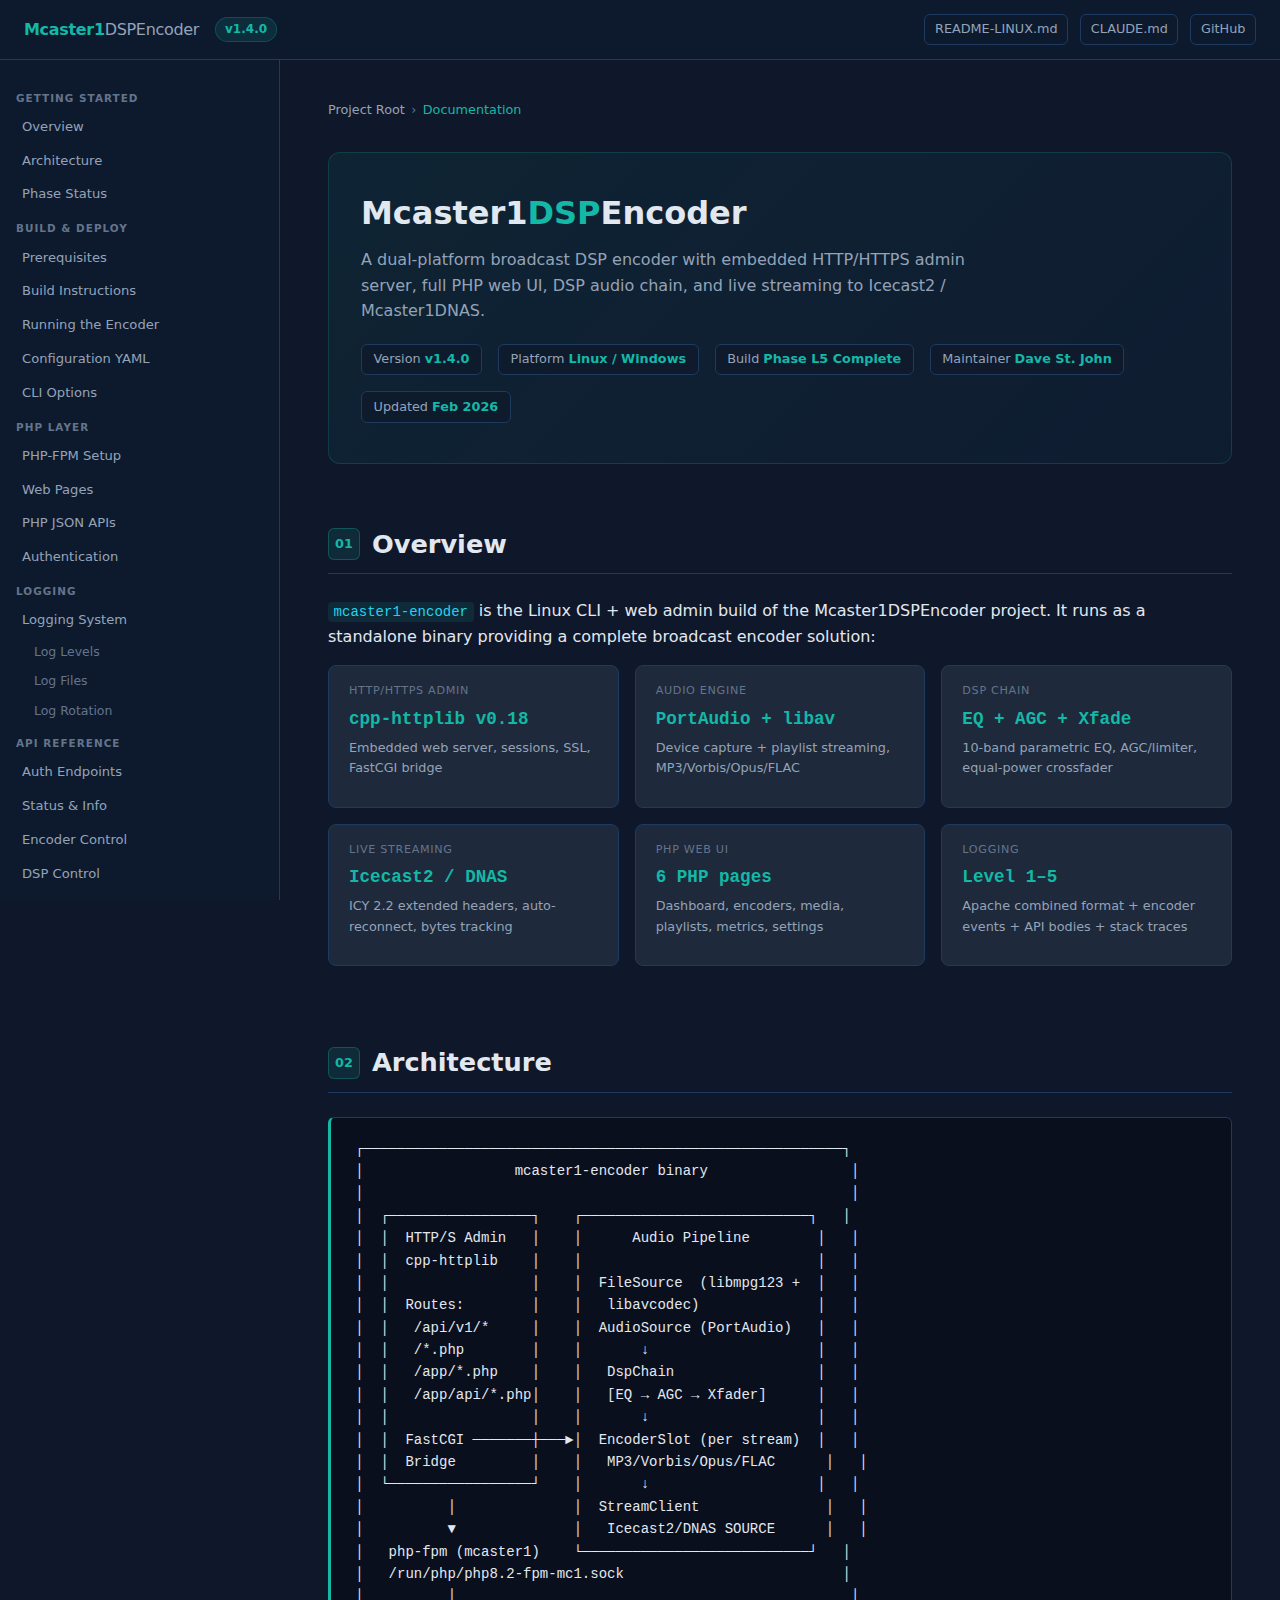
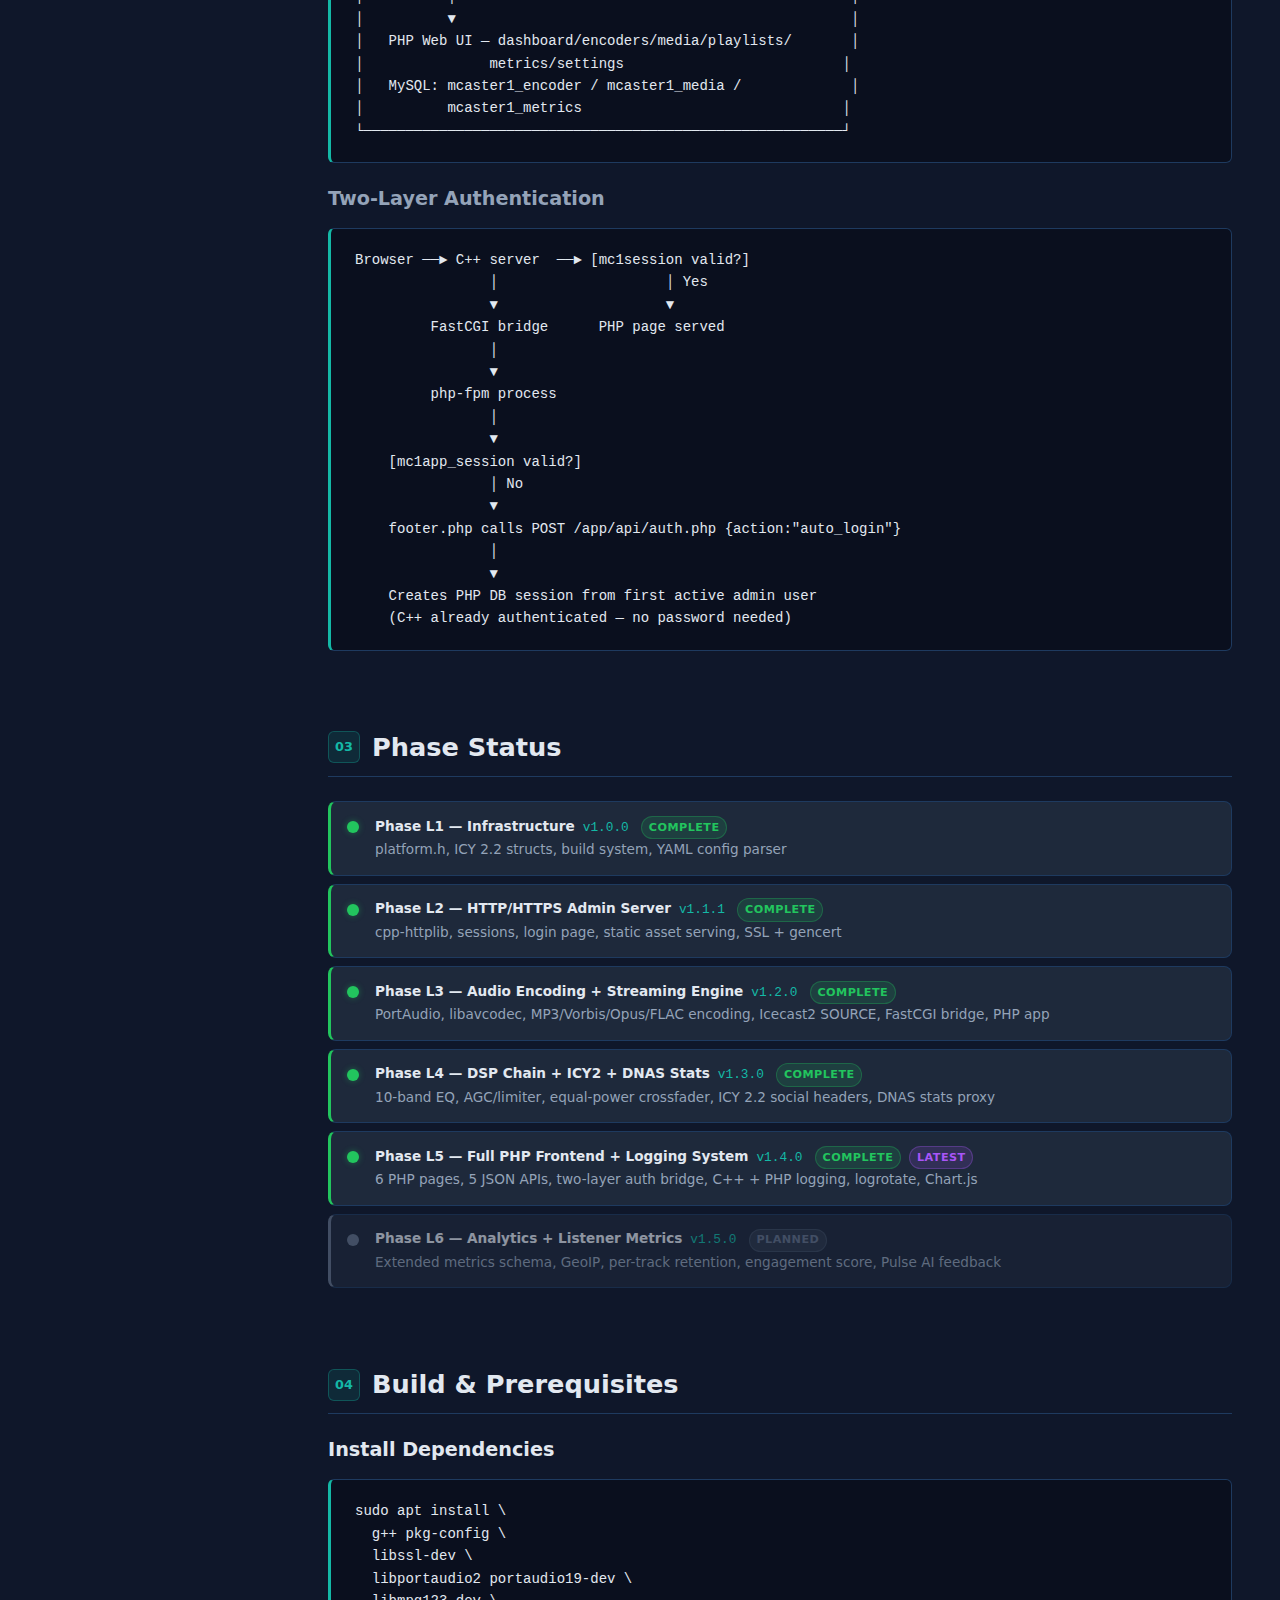
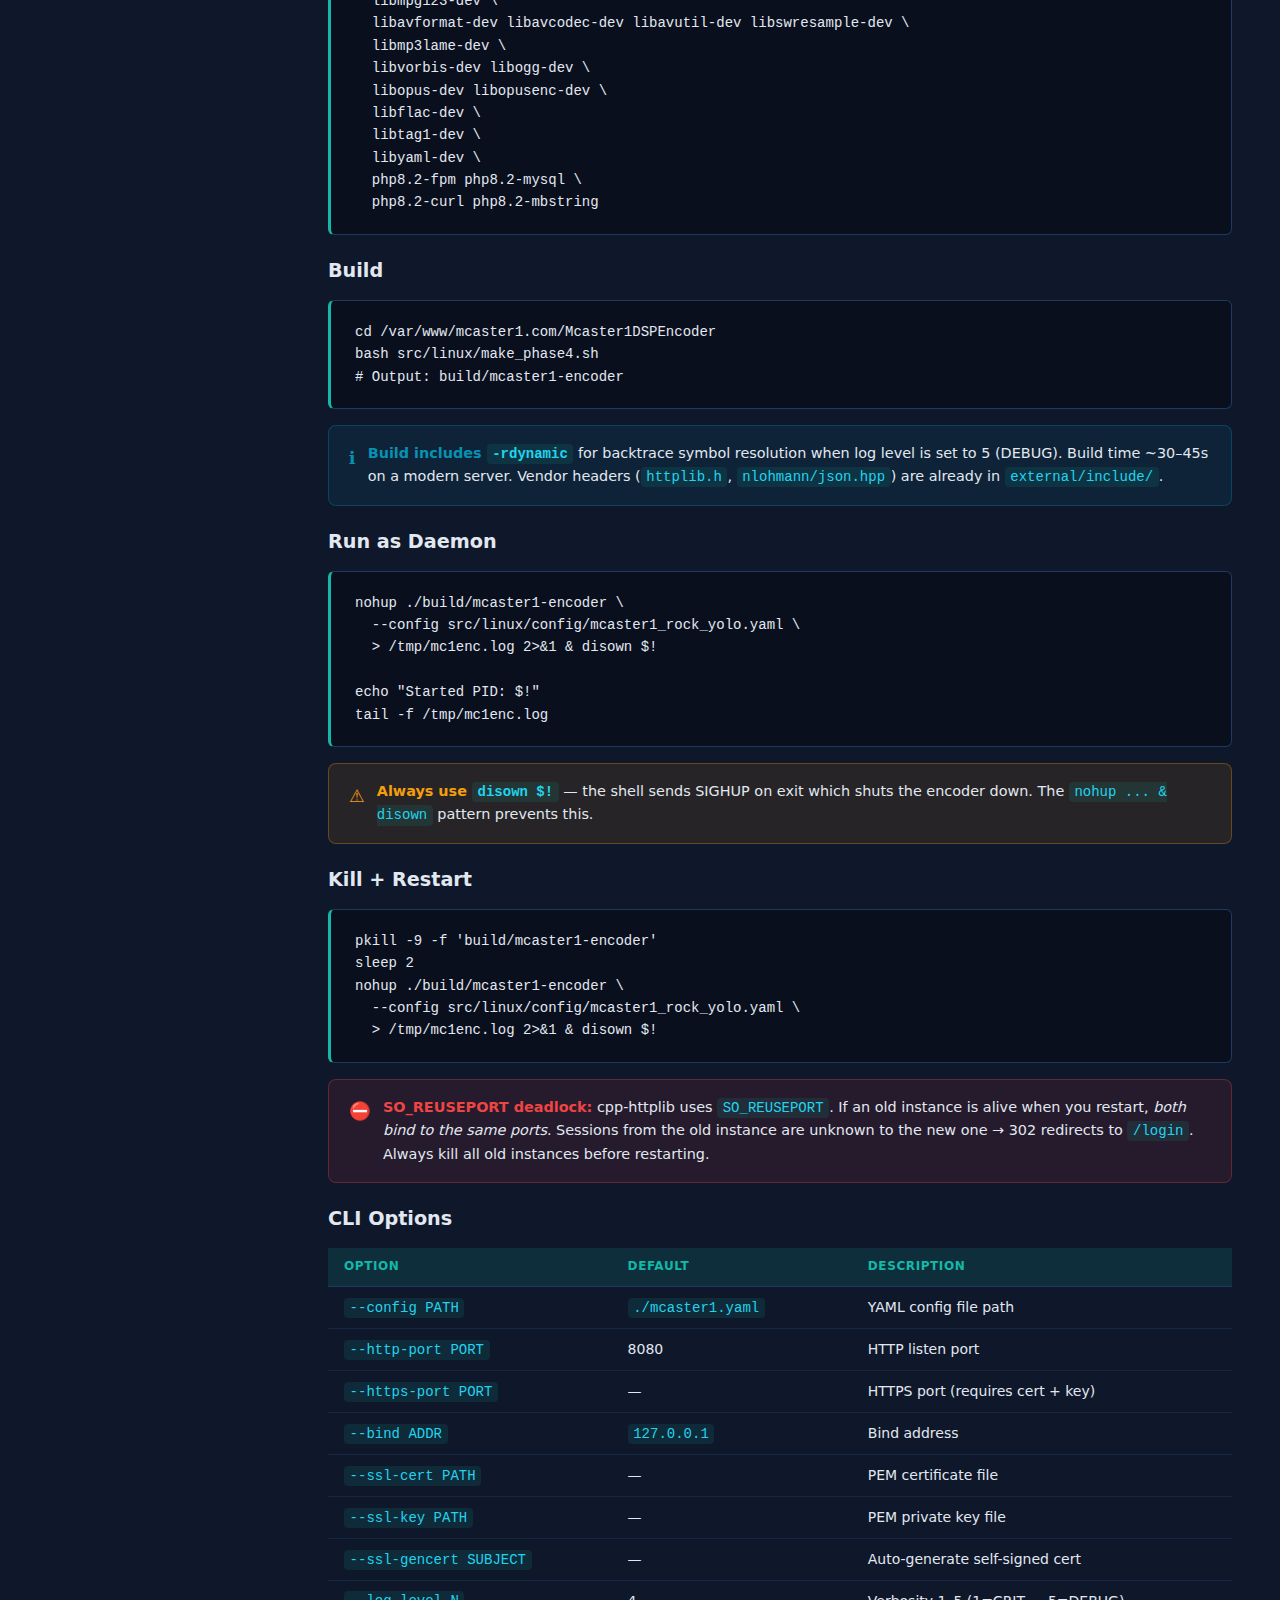
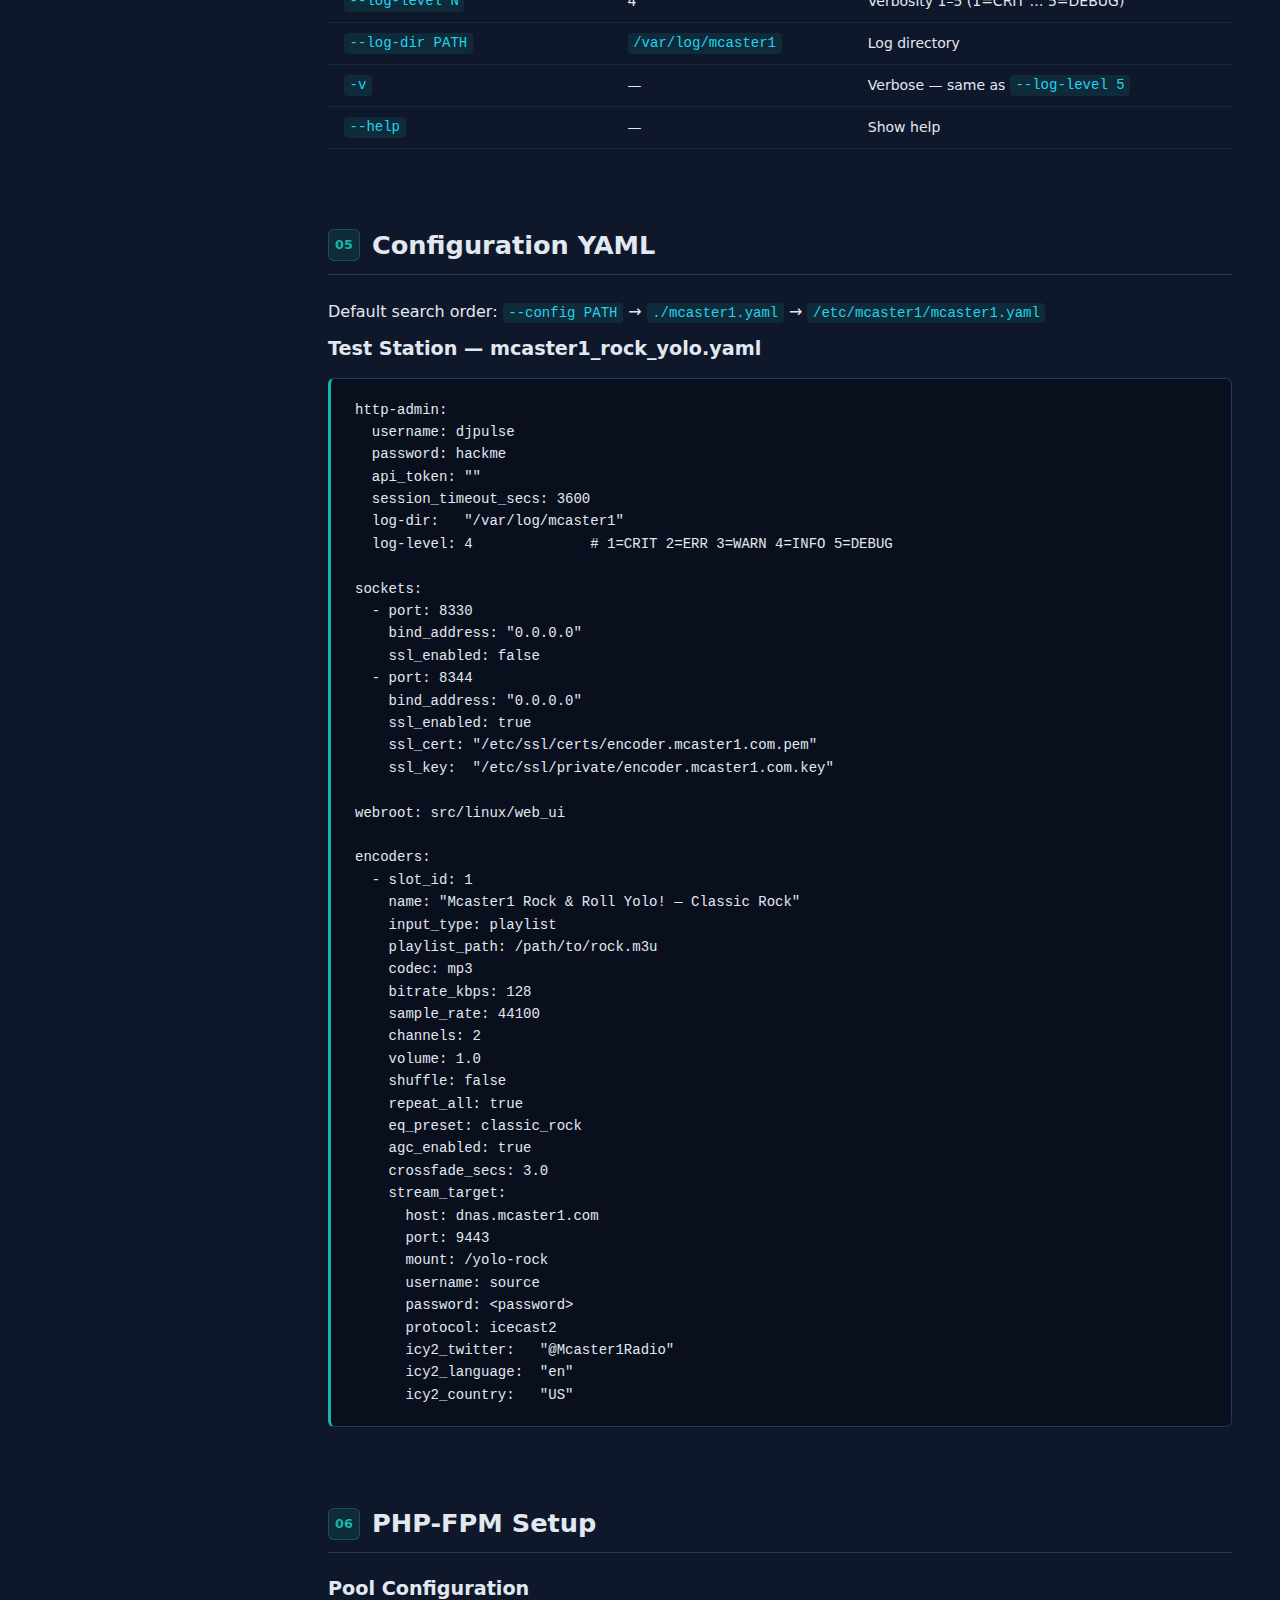
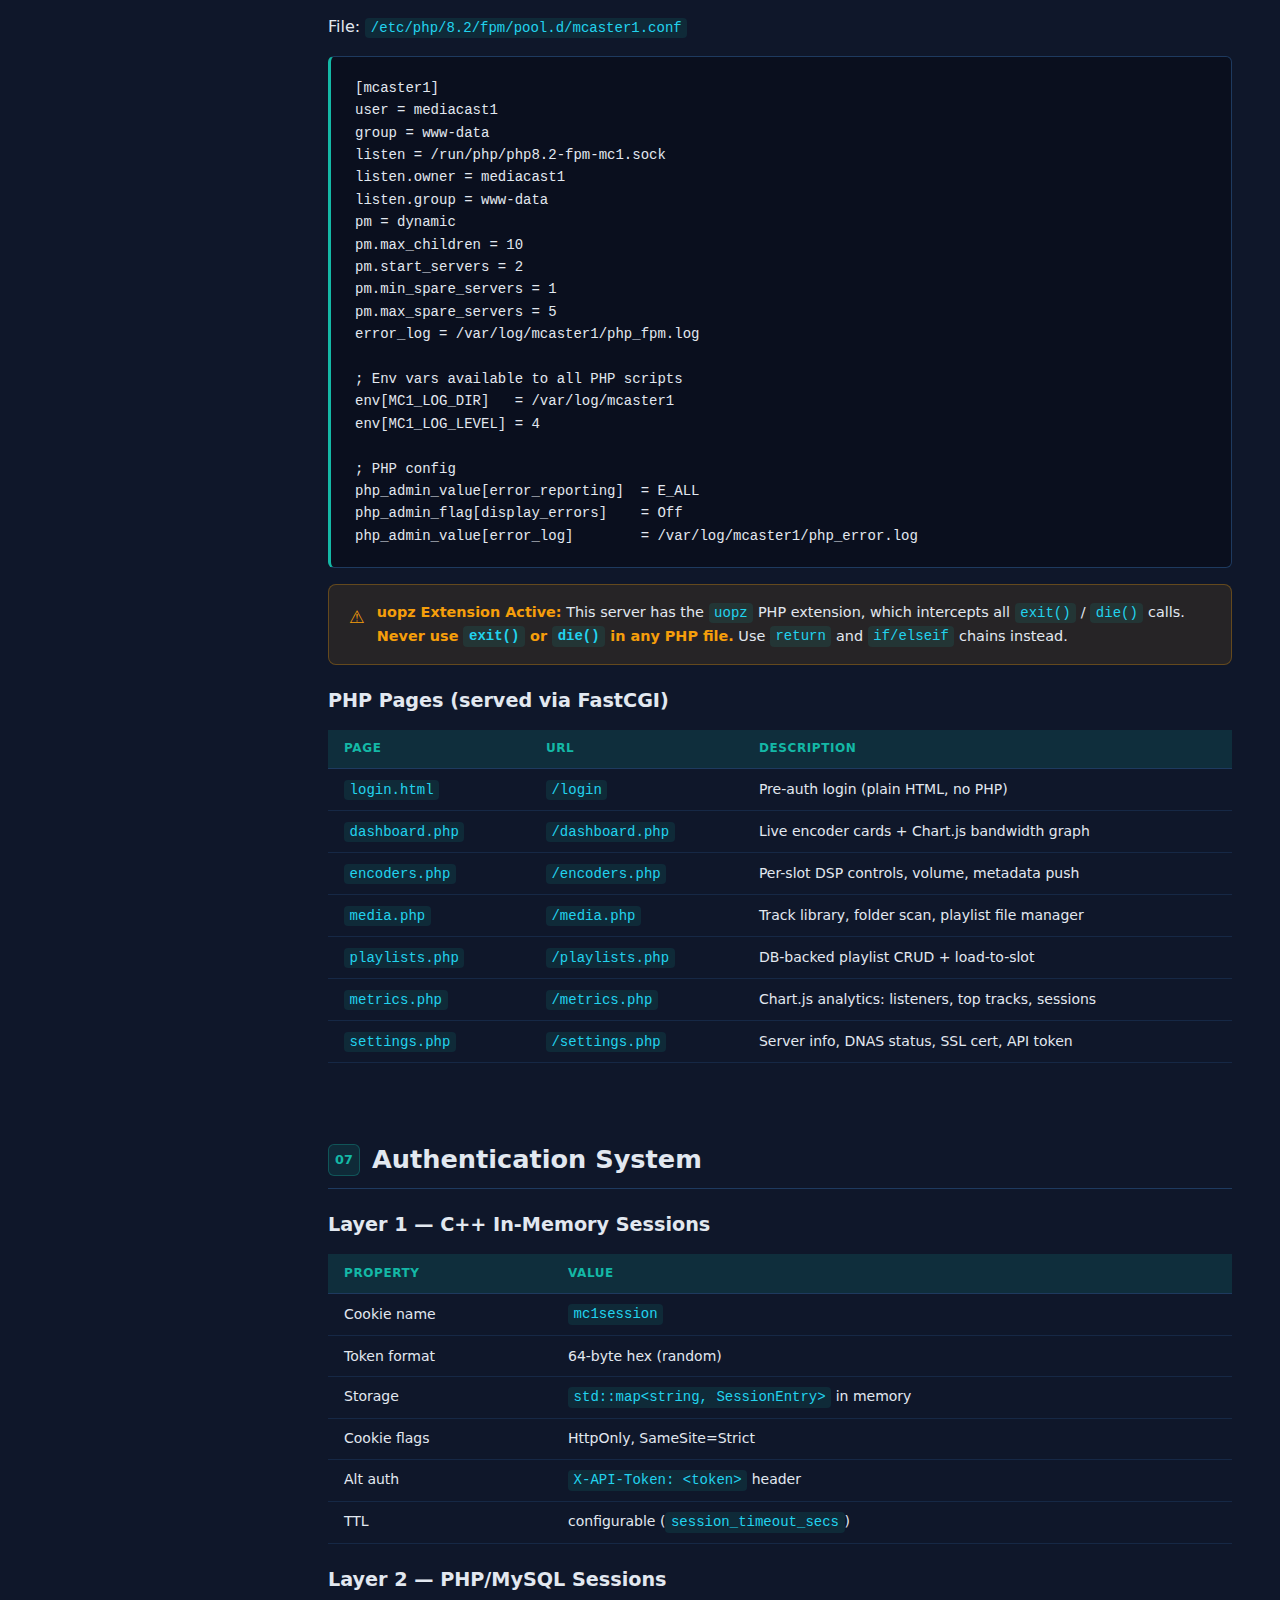
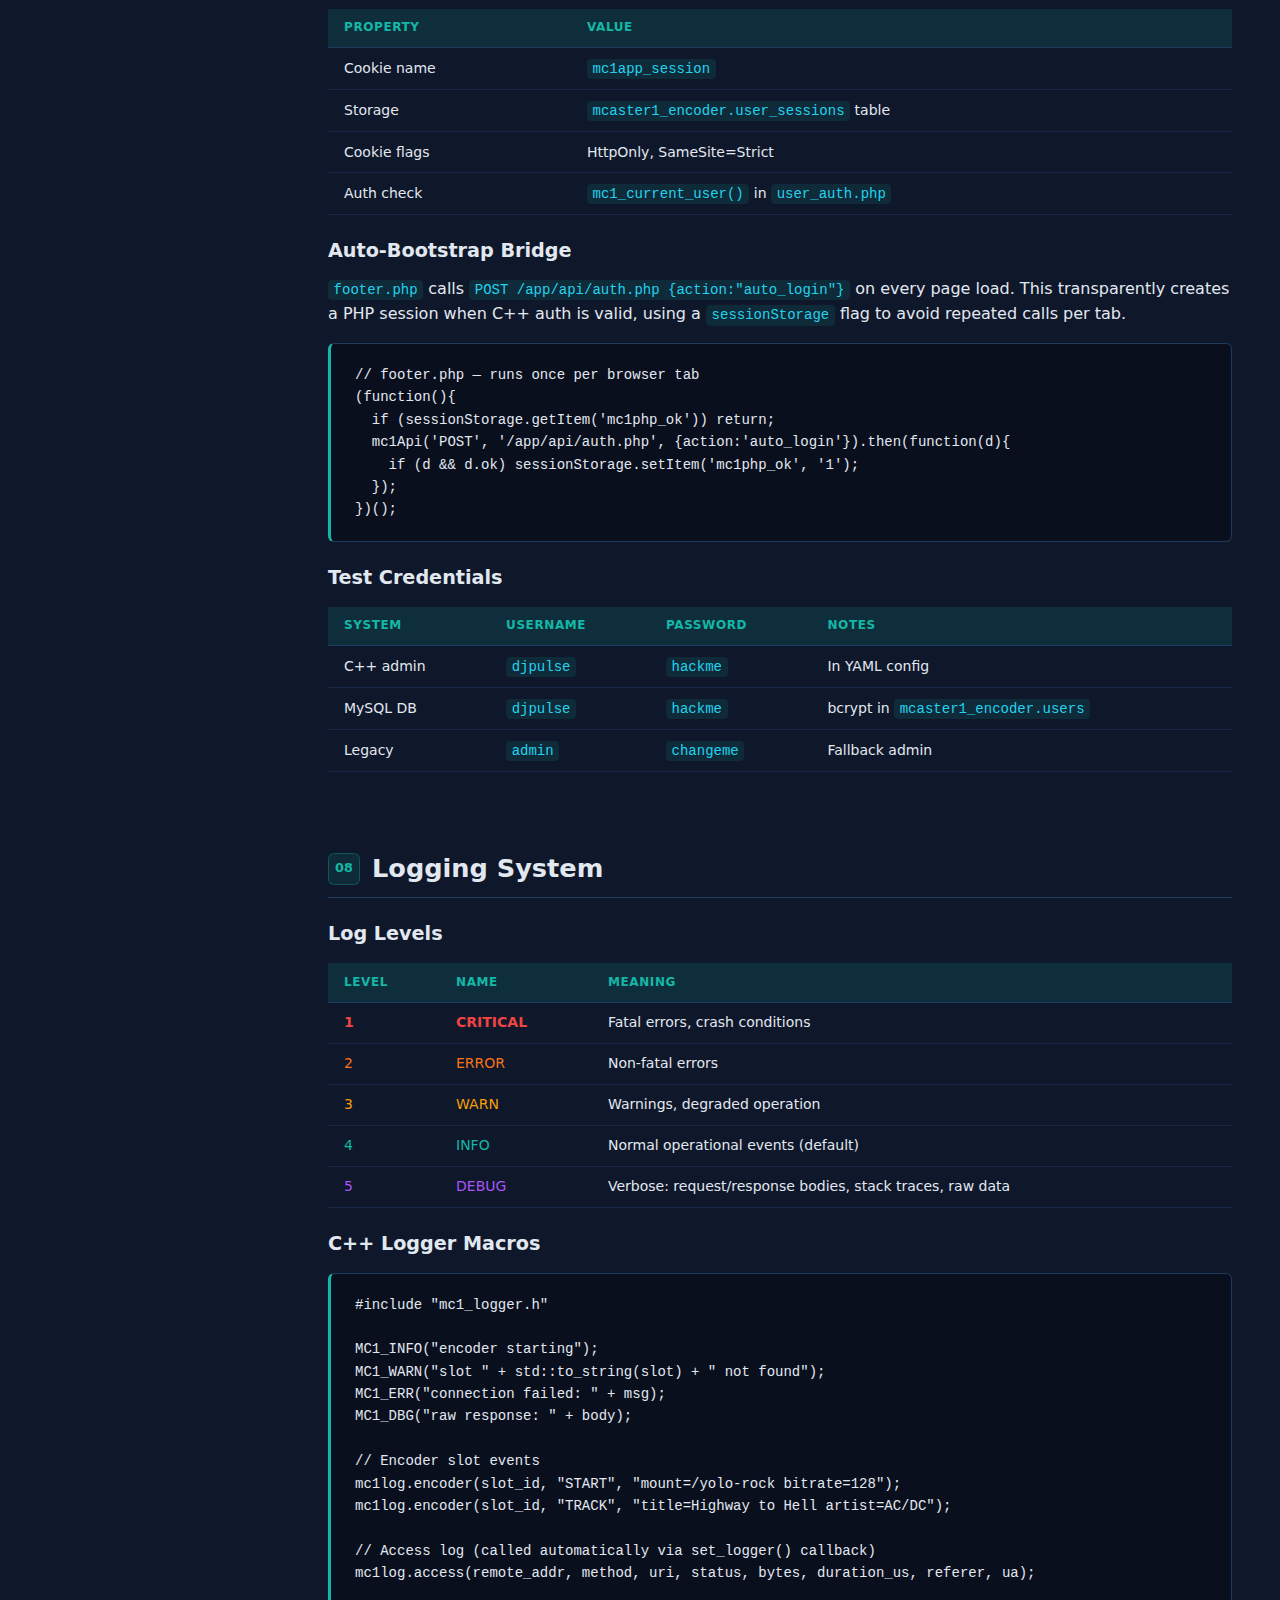
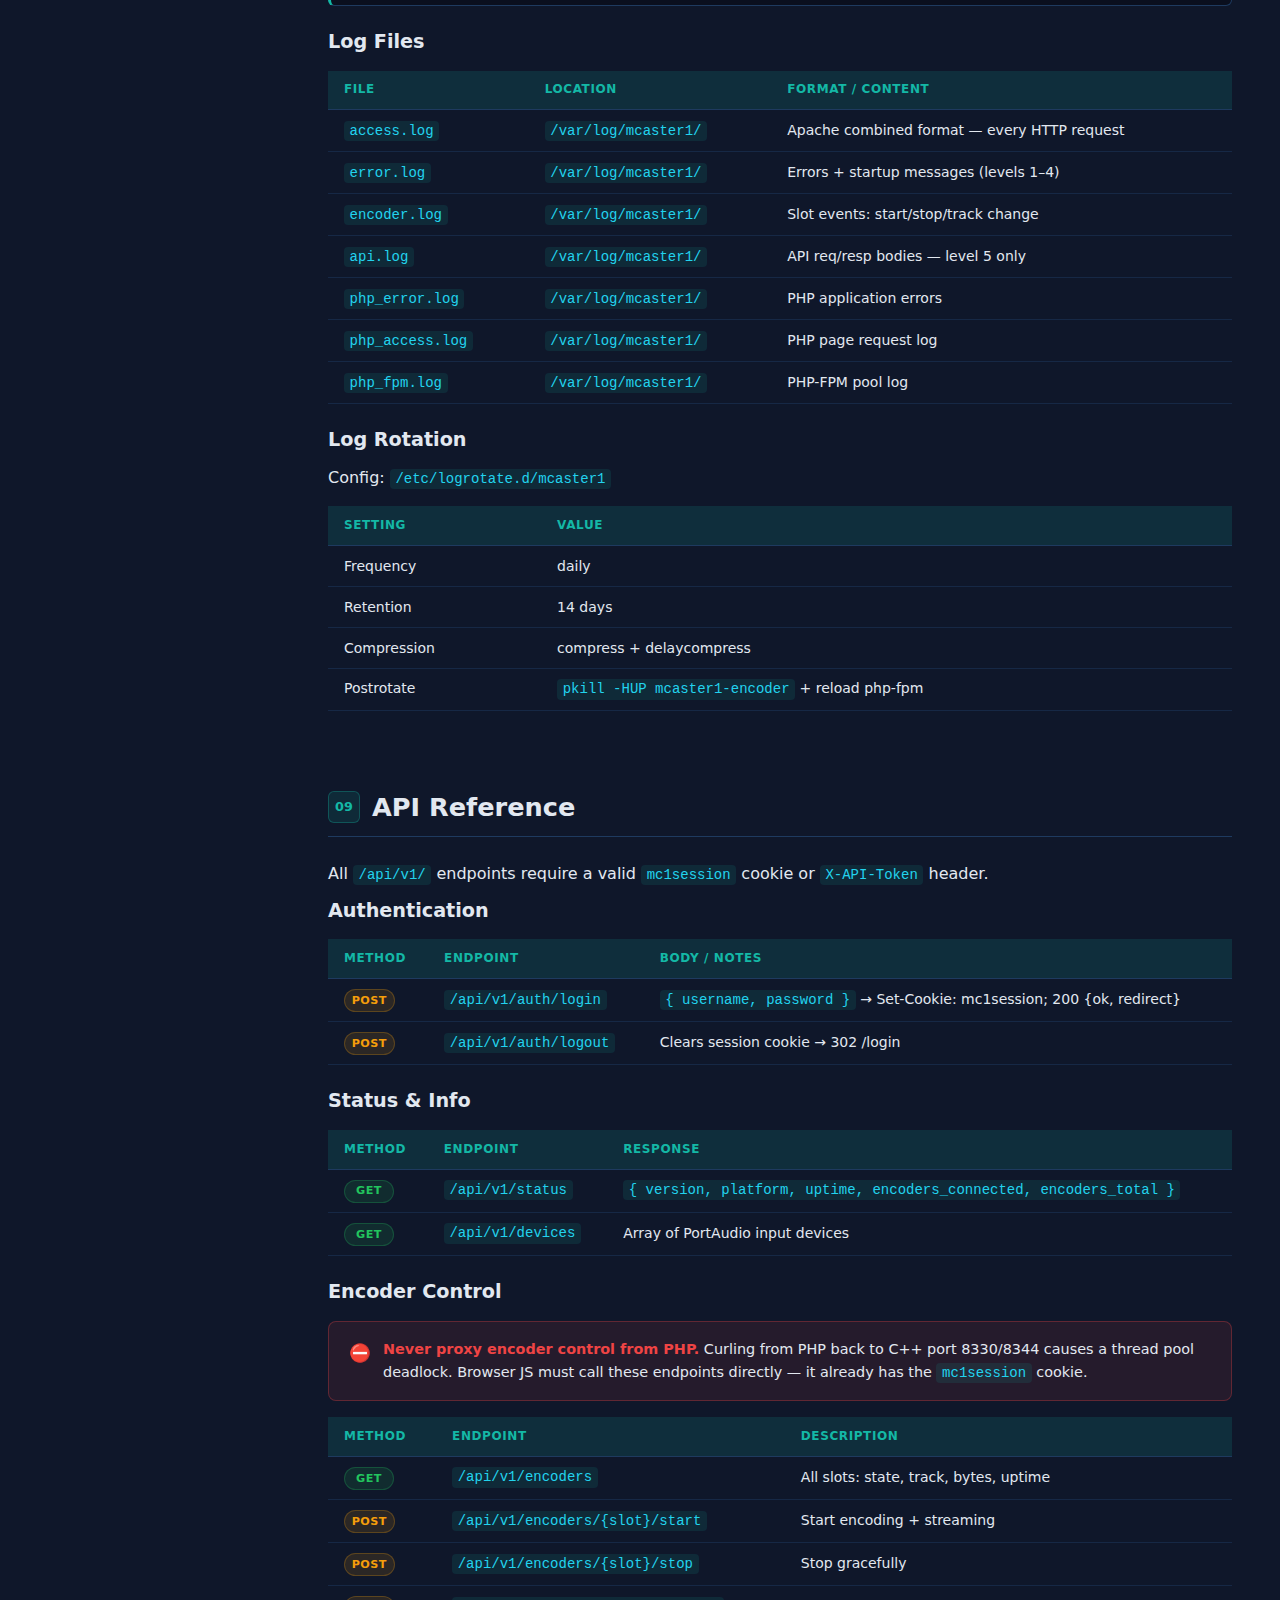
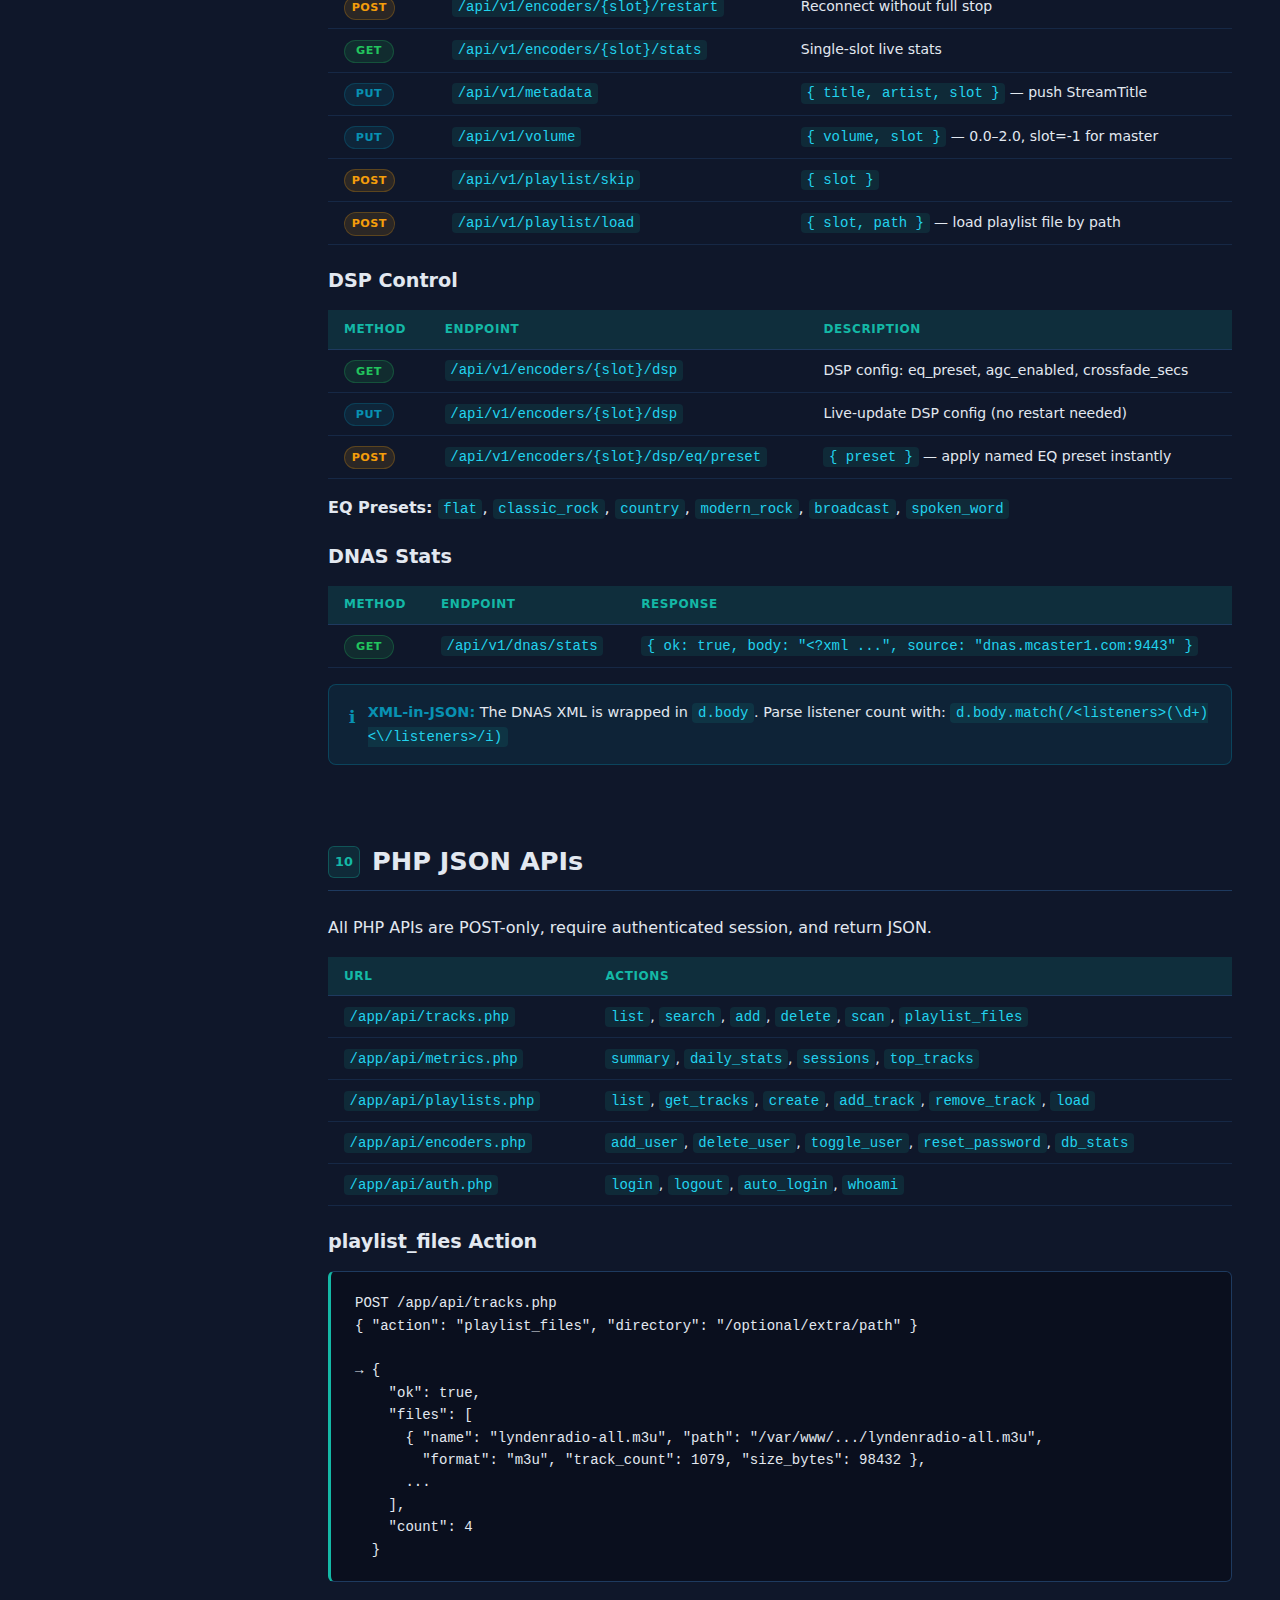
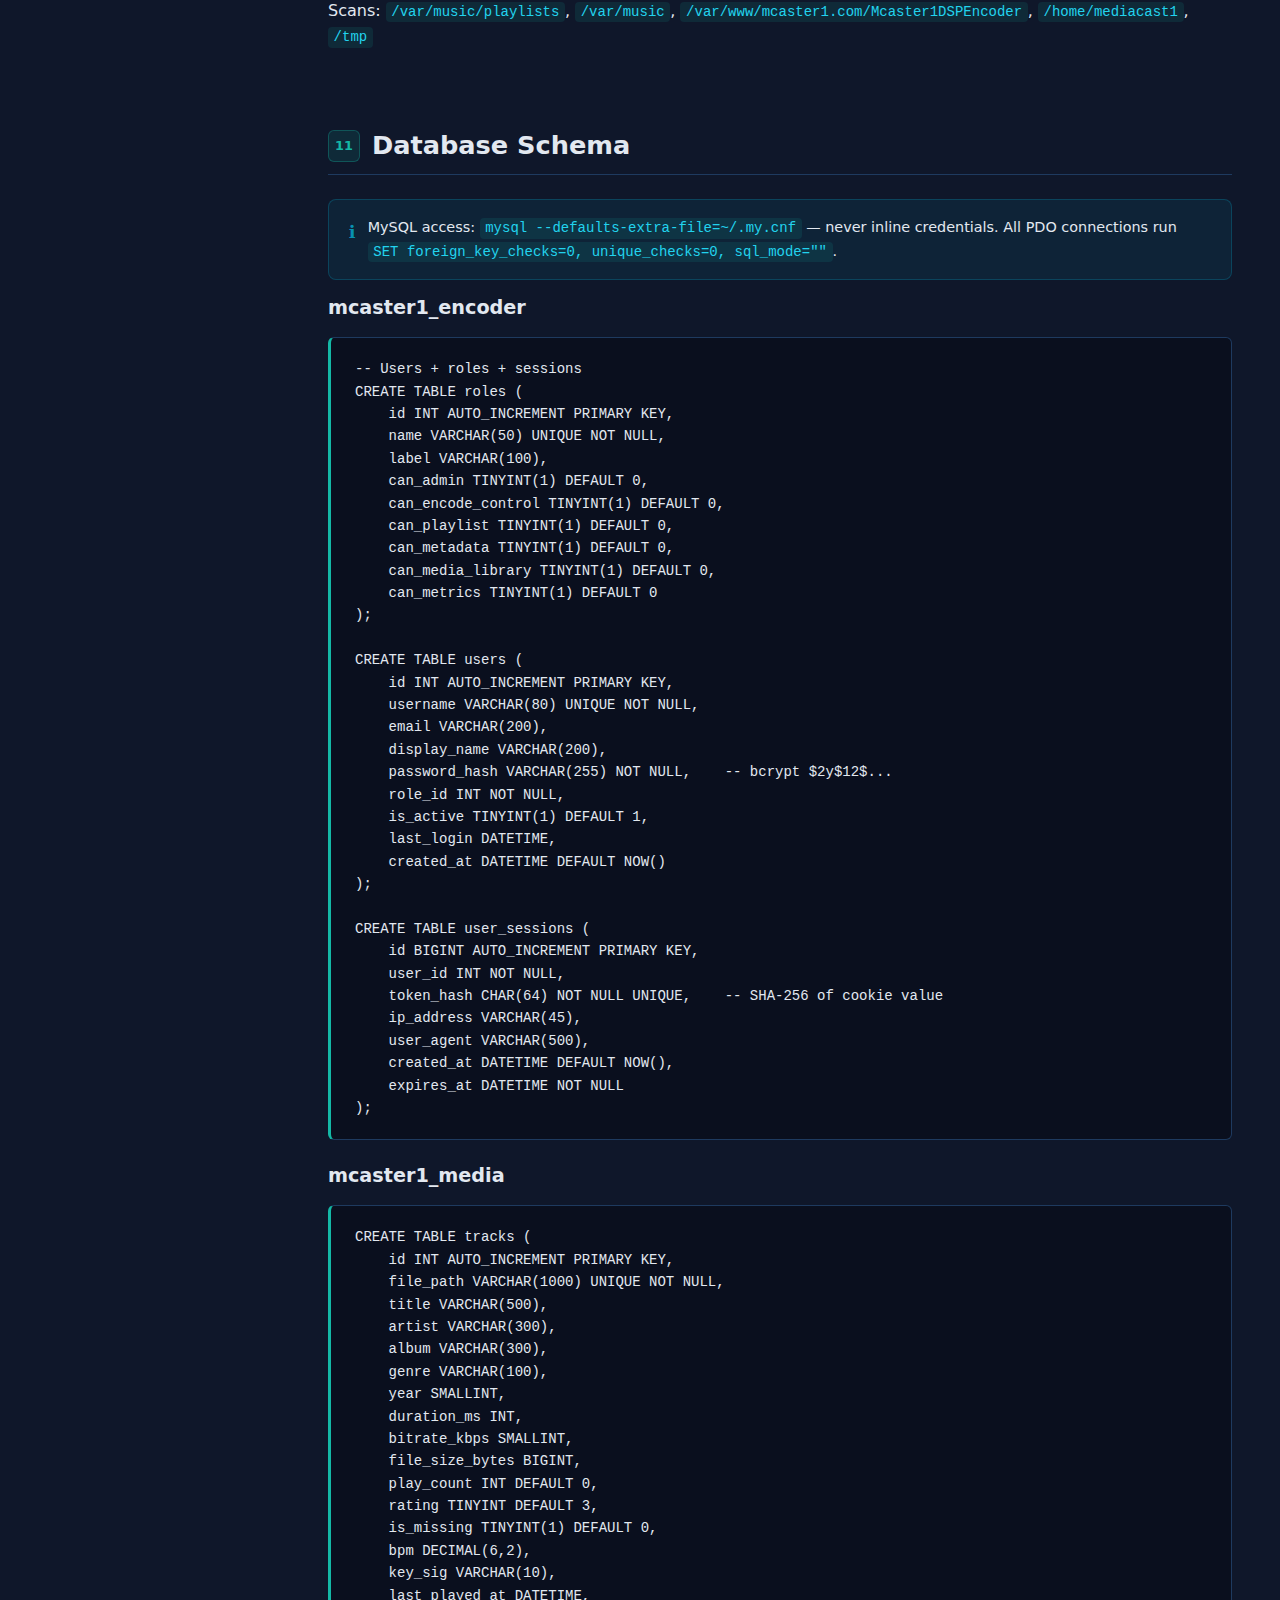
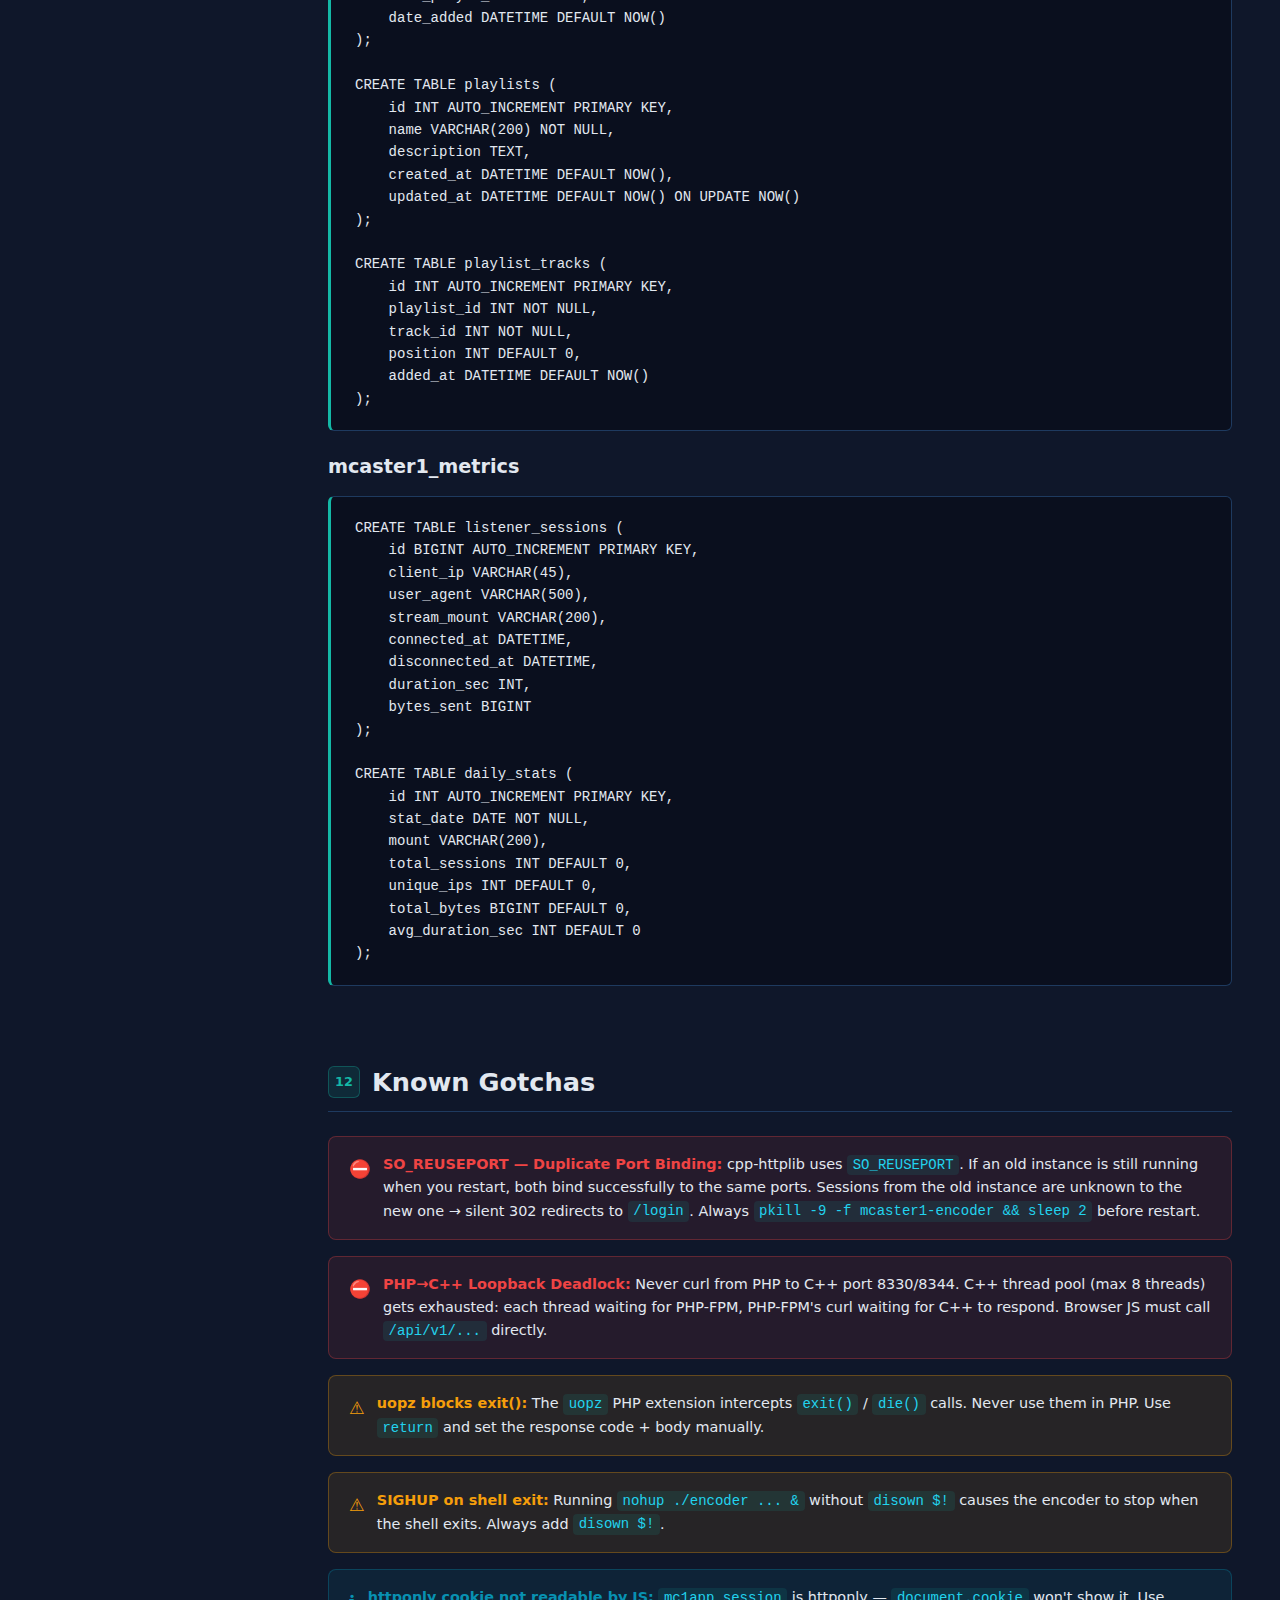
<file: docs/index.html>
<!DOCTYPE html>
<html lang="en">
<head>
  <meta charset="UTF-8">
  <meta name="viewport" content="width=device-width, initial-scale=1.0">
  <title>Mcaster1DSPEncoder — Technical Documentation</title>
  <style>
    /* ── CSS Variables ── */
    :root {
      --bg:          #0f172a;
      --bg-card:     #1e293b;
      --bg-sidebar:  #0d1a2e;
      --border:      #1e3a5f;
      --teal:        #14b8a6;
      --teal-dark:   #0d9488;
      --cyan:        #0891b2;
      --cyan-light:  #22d3ee;
      --text:        #e2e8f0;
      --text-muted:  #94a3b8;
      --text-dim:    #64748b;
      --green:       #22c55e;
      --yellow:      #f59e0b;
      --red:         #ef4444;
      --purple:      #a855f7;
      --sidebar-w:   280px;
      --header-h:    60px;
    }

    /* ── Reset + Base ── */
    *, *::before, *::after { box-sizing: border-box; margin: 0; padding: 0; }
    html { scroll-behavior: smooth; font-size: 16px; }
    body {
      font-family: 'Segoe UI', system-ui, -apple-system, sans-serif;
      background: var(--bg);
      color: var(--text);
      line-height: 1.6;
    }
    a { color: var(--teal); text-decoration: none; }
    a:hover { color: var(--cyan-light); text-decoration: underline; }
    code, pre {
      font-family: 'Fira Code', 'Cascadia Code', 'Consolas', monospace;
      font-size: 0.875rem;
    }
    pre {
      background: #0a0f1e;
      border: 1px solid var(--border);
      border-left: 3px solid var(--teal);
      border-radius: 6px;
      padding: 1.25rem 1.5rem;
      overflow-x: auto;
      margin: 1rem 0;
    }
    code {
      background: rgba(20,184,166,0.12);
      color: var(--cyan-light);
      padding: 0.15em 0.4em;
      border-radius: 4px;
    }
    pre code {
      background: none;
      color: #c9d1d9;
      padding: 0;
      border-radius: 0;
    }
    h1, h2, h3, h4 {
      line-height: 1.3;
      font-weight: 600;
    }
    h2 { font-size: 1.6rem; }
    h3 { font-size: 1.2rem; }
    h4 { font-size: 1rem; }
    p { margin: 0.75rem 0; }
    ul, ol { padding-left: 1.5rem; margin: 0.5rem 0; }
    li { margin: 0.3rem 0; }

    /* ── Tables ── */
    .table-wrap { overflow-x: auto; margin: 1rem 0; }
    table {
      width: 100%;
      border-collapse: collapse;
      font-size: 0.875rem;
    }
    th {
      background: rgba(20,184,166,0.15);
      color: var(--teal);
      font-weight: 600;
      text-transform: uppercase;
      font-size: 0.75rem;
      letter-spacing: 0.05em;
      padding: 0.6rem 1rem;
      text-align: left;
      border-bottom: 1px solid var(--border);
    }
    td {
      padding: 0.55rem 1rem;
      border-bottom: 1px solid rgba(30,58,95,0.5);
      vertical-align: top;
    }
    tr:hover td { background: rgba(20,184,166,0.04); }

    /* ── Status badges ── */
    .badge {
      display: inline-block;
      padding: 0.15em 0.6em;
      border-radius: 9999px;
      font-size: 0.7rem;
      font-weight: 700;
      letter-spacing: 0.04em;
      text-transform: uppercase;
    }
    .badge-complete  { background: rgba(34,197,94,0.15);  color: var(--green);  border: 1px solid rgba(34,197,94,0.3);  }
    .badge-planned   { background: rgba(100,116,139,0.2); color: var(--text-dim); border: 1px solid rgba(100,116,139,0.3); }
    .badge-new       { background: rgba(168,85,247,0.15); color: var(--purple);  border: 1px solid rgba(168,85,247,0.3); }
    .badge-critical  { background: rgba(239,68,68,0.15);  color: var(--red);    border: 1px solid rgba(239,68,68,0.3);  }
    .badge-warn      { background: rgba(245,158,11,0.15); color: var(--yellow); border: 1px solid rgba(245,158,11,0.3); }
    .badge-get       { background: rgba(34,197,94,0.12);  color: var(--green);  border: 1px solid rgba(34,197,94,0.25); min-width: 50px; text-align: center; }
    .badge-post      { background: rgba(245,158,11,0.12); color: var(--yellow); border: 1px solid rgba(245,158,11,0.25); min-width: 50px; text-align: center; }
    .badge-put       { background: rgba(8,145,178,0.12);  color: var(--cyan);   border: 1px solid rgba(8,145,178,0.25); min-width: 50px; text-align: center; }
    .badge-delete    { background: rgba(239,68,68,0.12);  color: var(--red);    border: 1px solid rgba(239,68,68,0.25); min-width: 50px; text-align: center; }

    /* ── Top header bar ── */
    .top-bar {
      position: fixed;
      top: 0; left: 0; right: 0;
      height: var(--header-h);
      background: var(--bg-sidebar);
      border-bottom: 1px solid var(--border);
      display: flex;
      align-items: center;
      padding: 0 1.5rem;
      z-index: 100;
      gap: 1rem;
    }
    .top-bar .logo {
      font-size: 1rem;
      font-weight: 700;
      color: var(--teal);
      letter-spacing: -0.02em;
    }
    .top-bar .logo span { color: var(--text-muted); font-weight: 400; }
    .top-bar .version-pill {
      background: rgba(20,184,166,0.12);
      color: var(--teal);
      border: 1px solid rgba(20,184,166,0.25);
      border-radius: 9999px;
      padding: 0.15em 0.75em;
      font-size: 0.75rem;
      font-weight: 600;
    }
    .top-bar-right {
      margin-left: auto;
      display: flex;
      align-items: center;
      gap: 0.75rem;
    }
    .top-bar-right a {
      color: var(--text-muted);
      font-size: 0.8rem;
      padding: 0.3em 0.75em;
      border: 1px solid var(--border);
      border-radius: 6px;
      transition: color 0.15s, border-color 0.15s;
    }
    .top-bar-right a:hover { color: var(--teal); border-color: var(--teal); text-decoration: none; }

    /* ── Sidebar ── */
    .sidebar {
      position: fixed;
      top: var(--header-h);
      left: 0;
      width: var(--sidebar-w);
      bottom: 0;
      background: var(--bg-sidebar);
      border-right: 1px solid var(--border);
      overflow-y: auto;
      padding: 1.25rem 0 2rem;
    }
    .sidebar::-webkit-scrollbar { width: 4px; }
    .sidebar::-webkit-scrollbar-track { background: transparent; }
    .sidebar::-webkit-scrollbar-thumb { background: var(--border); border-radius: 2px; }

    .nav-section {
      padding: 0.6rem 1rem 0.2rem;
      font-size: 0.65rem;
      font-weight: 700;
      letter-spacing: 0.1em;
      text-transform: uppercase;
      color: var(--text-dim);
    }
    .nav-item {
      display: block;
      padding: 0.4rem 1.25rem;
      font-size: 0.82rem;
      color: var(--text-muted);
      border-left: 2px solid transparent;
      transition: all 0.12s;
      white-space: nowrap;
      overflow: hidden;
      text-overflow: ellipsis;
    }
    .nav-item:hover, .nav-item.active {
      color: var(--teal);
      border-left-color: var(--teal);
      background: rgba(20,184,166,0.06);
      text-decoration: none;
    }
    .nav-sub {
      padding: 0.3rem 1.25rem 0.3rem 2rem;
      font-size: 0.78rem;
      color: var(--text-dim);
      display: block;
      border-left: 2px solid transparent;
      transition: all 0.12s;
    }
    .nav-sub:hover {
      color: var(--cyan-light);
      border-left-color: var(--cyan);
      background: rgba(8,145,178,0.05);
      text-decoration: none;
    }

    /* ── Main content ── */
    .main {
      margin-left: var(--sidebar-w);
      margin-top: var(--header-h);
      padding: 2.5rem 3rem 4rem;
      max-width: 1100px;
    }

    /* ── Sections ── */
    .doc-section {
      margin-bottom: 4rem;
      padding-top: 1rem;
    }
    .section-header {
      display: flex;
      align-items: center;
      gap: 0.75rem;
      margin-bottom: 1.5rem;
      padding-bottom: 0.75rem;
      border-bottom: 1px solid var(--border);
    }
    .section-header h2 {
      color: var(--text);
    }
    .section-number {
      display: flex;
      align-items: center;
      justify-content: center;
      width: 2rem;
      height: 2rem;
      background: rgba(20,184,166,0.12);
      border: 1px solid rgba(20,184,166,0.3);
      border-radius: 6px;
      color: var(--teal);
      font-size: 0.8rem;
      font-weight: 700;
      flex-shrink: 0;
    }

    /* ── Cards ── */
    .card {
      background: var(--bg-card);
      border: 1px solid var(--border);
      border-radius: 8px;
      padding: 1.25rem 1.5rem;
      margin: 1rem 0;
    }
    .card h4 {
      color: var(--teal);
      margin-bottom: 0.5rem;
    }
    .card-grid {
      display: grid;
      grid-template-columns: repeat(auto-fit, minmax(280px, 1fr));
      gap: 1rem;
      margin: 1rem 0;
    }
    .card-small {
      background: var(--bg-card);
      border: 1px solid var(--border);
      border-radius: 8px;
      padding: 1rem 1.25rem;
    }
    .card-small .label {
      font-size: 0.7rem;
      text-transform: uppercase;
      letter-spacing: 0.06em;
      color: var(--text-dim);
      margin-bottom: 0.3rem;
    }
    .card-small .value {
      font-size: 1.1rem;
      font-weight: 600;
      color: var(--teal);
      font-family: monospace;
    }

    /* ── Callouts ── */
    .callout {
      display: flex;
      gap: 0.75rem;
      padding: 1rem 1.25rem;
      border-radius: 8px;
      margin: 1rem 0;
      font-size: 0.9rem;
      align-items: flex-start;
    }
    .callout-icon { font-size: 1.1rem; flex-shrink: 0; margin-top: 0.1rem; }
    .callout-warn  { background: rgba(245,158,11,0.1);  border: 1px solid rgba(245,158,11,0.3); }
    .callout-warn  .callout-icon, .callout-warn  strong { color: var(--yellow); }
    .callout-danger { background: rgba(239,68,68,0.1);  border: 1px solid rgba(239,68,68,0.3); }
    .callout-danger .callout-icon, .callout-danger strong { color: var(--red); }
    .callout-info  { background: rgba(8,145,178,0.1);   border: 1px solid rgba(8,145,178,0.3); }
    .callout-info  .callout-icon, .callout-info  strong { color: var(--cyan); }
    .callout-success { background: rgba(34,197,94,0.1); border: 1px solid rgba(34,197,94,0.3); }
    .callout-success .callout-icon, .callout-success strong { color: var(--green); }

    /* ── Breadcrumb ── */
    .breadcrumb {
      font-size: 0.8rem;
      color: var(--text-dim);
      margin-bottom: 2rem;
      display: flex;
      align-items: center;
      gap: 0.4rem;
      flex-wrap: wrap;
    }
    .breadcrumb a { color: var(--text-muted); }
    .breadcrumb a:hover { color: var(--teal); text-decoration: none; }
    .breadcrumb .sep { color: var(--text-dim); }
    .breadcrumb .current { color: var(--teal); }

    /* ── Hero ── */
    .hero {
      background: linear-gradient(135deg, rgba(20,184,166,0.08) 0%, rgba(8,145,178,0.05) 100%);
      border: 1px solid rgba(20,184,166,0.2);
      border-radius: 12px;
      padding: 2.5rem 2rem;
      margin-bottom: 3rem;
    }
    .hero h1 {
      font-size: 2rem;
      color: var(--text);
      margin-bottom: 0.5rem;
    }
    .hero h1 span { color: var(--teal); }
    .hero p { color: var(--text-muted); font-size: 1rem; max-width: 640px; }
    .hero-meta {
      display: flex;
      gap: 1rem;
      margin-top: 1.25rem;
      flex-wrap: wrap;
    }
    .hero-meta-item {
      background: rgba(15,23,42,0.6);
      border: 1px solid var(--border);
      border-radius: 6px;
      padding: 0.35em 0.9em;
      font-size: 0.8rem;
      color: var(--text-muted);
    }
    .hero-meta-item span { color: var(--teal); font-weight: 600; }

    /* ── Phase timeline ── */
    .phase-list { list-style: none; padding: 0; margin: 1.5rem 0; }
    .phase-item {
      display: flex;
      gap: 1rem;
      align-items: flex-start;
      padding: 0.85rem 1rem;
      border-radius: 8px;
      margin-bottom: 0.5rem;
      background: var(--bg-card);
      border: 1px solid var(--border);
      border-left: 3px solid transparent;
    }
    .phase-item.done  { border-left-color: var(--green); }
    .phase-item.plan  { border-left-color: var(--text-dim); opacity: 0.6; }
    .phase-dot {
      width: 0.75rem; height: 0.75rem;
      border-radius: 50%;
      margin-top: 0.35rem;
      flex-shrink: 0;
    }
    .phase-item.done .phase-dot  { background: var(--green); box-shadow: 0 0 6px rgba(34,197,94,0.4); }
    .phase-item.plan .phase-dot  { background: var(--text-dim); }
    .phase-meta { color: var(--text-muted); font-size: 0.85rem; }
    .phase-meta strong { color: var(--text); }
    .phase-meta .phase-version { color: var(--teal); font-family: monospace; font-size: 0.8rem; margin-left: 0.5rem; }

    /* ── Anchor offsets ── */
    .anchor { display: block; position: relative; top: -80px; visibility: hidden; }

    /* ── Divider ── */
    hr.section-div {
      border: none;
      border-top: 1px solid var(--border);
      margin: 2rem 0;
    }

    /* ── Log level table colors ── */
    .lv1 { color: #ef4444; font-weight: 700; }
    .lv2 { color: #f97316; }
    .lv3 { color: var(--yellow); }
    .lv4 { color: var(--teal); }
    .lv5 { color: var(--purple); }

    /* ── Responsive ── */
    @media (max-width: 900px) {
      .sidebar { display: none; }
      .main { margin-left: 0; padding: 1.5rem; }
      .card-grid { grid-template-columns: 1fr; }
    }
    @media (max-width: 600px) {
      .hero h1 { font-size: 1.5rem; }
      .main { padding: 1rem; }
      .top-bar .logo span { display: none; }
    }
  </style>
</head>
<body>

<!-- ── Top bar ── -->
<header class="top-bar">
  <div class="logo">Mcaster1<span>DSPEncoder</span></div>
  <div class="version-pill">v1.4.0</div>
  <nav class="top-bar-right">
    <a href="../README-LINUX.md" target="_blank">README-LINUX.md</a>
    <a href="../CLAUDE.md" target="_blank">CLAUDE.md</a>
    <a href="https://github.com/davestj/Mcaster1DSPEncoder" target="_blank" rel="noopener">GitHub</a>
  </nav>
</header>

<!-- ── Sidebar ── -->
<aside class="sidebar" role="navigation" aria-label="Documentation navigation">

  <div class="nav-section">Getting Started</div>
  <a class="nav-item" href="#overview">Overview</a>
  <a class="nav-item" href="#architecture">Architecture</a>
  <a class="nav-item" href="#phases">Phase Status</a>

  <div class="nav-section">Build &amp; Deploy</div>
  <a class="nav-item" href="#prerequisites">Prerequisites</a>
  <a class="nav-item" href="#build">Build Instructions</a>
  <a class="nav-item" href="#run">Running the Encoder</a>
  <a class="nav-item" href="#configuration">Configuration YAML</a>
  <a class="nav-item" href="#cli">CLI Options</a>

  <div class="nav-section">PHP Layer</div>
  <a class="nav-item" href="#php-fpm">PHP-FPM Setup</a>
  <a class="nav-item" href="#php-pages">Web Pages</a>
  <a class="nav-item" href="#php-apis">PHP JSON APIs</a>
  <a class="nav-item" href="#auth">Authentication</a>

  <div class="nav-section">Logging</div>
  <a class="nav-item" href="#logging">Logging System</a>
  <a class="nav-sub" href="#log-levels">Log Levels</a>
  <a class="nav-sub" href="#log-files">Log Files</a>
  <a class="nav-sub" href="#log-rotation">Log Rotation</a>

  <div class="nav-section">API Reference</div>
  <a class="nav-item" href="#api-auth">Auth Endpoints</a>
  <a class="nav-item" href="#api-status">Status &amp; Info</a>
  <a class="nav-item" href="#api-encoders">Encoder Control</a>
  <a class="nav-item" href="#api-dsp">DSP Control</a>
  <a class="nav-item" href="#api-dnas">DNAS Stats</a>

  <div class="nav-section">Database</div>
  <a class="nav-item" href="#database">Database Schema</a>
  <a class="nav-sub" href="#db-encoder">mcaster1_encoder</a>
  <a class="nav-sub" href="#db-media">mcaster1_media</a>
  <a class="nav-sub" href="#db-metrics">mcaster1_metrics</a>

  <div class="nav-section">Reference</div>
  <a class="nav-item" href="#gotchas">Known Gotchas</a>
  <a class="nav-item" href="#e2e">E2E Test Flow</a>
  <a class="nav-item" href="#windows">Windows Notes</a>

</aside>

<!-- ── Main content ── -->
<main class="main" role="main">

  <!-- Breadcrumb -->
  <nav class="breadcrumb" aria-label="Breadcrumb">
    <a href="../">Project Root</a>
    <span class="sep">›</span>
    <span class="current">Documentation</span>
  </nav>

  <!-- Hero -->
  <div class="hero">
    <h1>Mcaster1<span>DSP</span>Encoder</h1>
    <p>A dual-platform broadcast DSP encoder with embedded HTTP/HTTPS admin server,
       full PHP web UI, DSP audio chain, and live streaming to Icecast2 / Mcaster1DNAS.</p>
    <div class="hero-meta">
      <div class="hero-meta-item">Version <span>v1.4.0</span></div>
      <div class="hero-meta-item">Platform <span>Linux / Windows</span></div>
      <div class="hero-meta-item">Build <span>Phase L5 Complete</span></div>
      <div class="hero-meta-item">Maintainer <span>Dave St. John</span></div>
      <div class="hero-meta-item">Updated <span>Feb 2026</span></div>
    </div>
  </div>

  <!-- ─────────────────────── OVERVIEW ─────────────────────── -->
  <div class="doc-section" id="overview">
    <span class="anchor" id="overview-anchor"></span>
    <div class="section-header">
      <div class="section-number">01</div>
      <h2>Overview</h2>
    </div>

    <p>
      <code>mcaster1-encoder</code> is the Linux CLI + web admin build of the Mcaster1DSPEncoder project.
      It runs as a standalone binary providing a complete broadcast encoder solution:
    </p>

    <div class="card-grid">
      <div class="card-small">
        <div class="label">HTTP/HTTPS Admin</div>
        <div class="value">cpp-httplib v0.18</div>
        <p style="font-size:.8rem;color:var(--text-muted);margin-top:.3rem">Embedded web server, sessions, SSL, FastCGI bridge</p>
      </div>
      <div class="card-small">
        <div class="label">Audio Engine</div>
        <div class="value">PortAudio + libav</div>
        <p style="font-size:.8rem;color:var(--text-muted);margin-top:.3rem">Device capture + playlist streaming, MP3/Vorbis/Opus/FLAC</p>
      </div>
      <div class="card-small">
        <div class="label">DSP Chain</div>
        <div class="value">EQ + AGC + Xfade</div>
        <p style="font-size:.8rem;color:var(--text-muted);margin-top:.3rem">10-band parametric EQ, AGC/limiter, equal-power crossfader</p>
      </div>
      <div class="card-small">
        <div class="label">Live Streaming</div>
        <div class="value">Icecast2 / DNAS</div>
        <p style="font-size:.8rem;color:var(--text-muted);margin-top:.3rem">ICY 2.2 extended headers, auto-reconnect, bytes tracking</p>
      </div>
      <div class="card-small">
        <div class="label">PHP Web UI</div>
        <div class="value">6 PHP pages</div>
        <p style="font-size:.8rem;color:var(--text-muted);margin-top:.3rem">Dashboard, encoders, media, playlists, metrics, settings</p>
      </div>
      <div class="card-small">
        <div class="label">Logging</div>
        <div class="value">Level 1–5</div>
        <p style="font-size:.8rem;color:var(--text-muted);margin-top:.3rem">Apache combined format + encoder events + API bodies + stack traces</p>
      </div>
    </div>
  </div>

  <!-- ─────────────────────── ARCHITECTURE ─────────────────────── -->
  <div class="doc-section" id="architecture">
    <span class="anchor"></span>
    <div class="section-header">
      <div class="section-number">02</div>
      <h2>Architecture</h2>
    </div>

    <pre>
┌─────────────────────────────────────────────────────────┐
│                  mcaster1-encoder binary                 │
│                                                          │
│  ┌─────────────────┐    ┌───────────────────────────┐   │
│  │  HTTP/S Admin   │    │      Audio Pipeline        │   │
│  │  cpp-httplib    │    │                            │   │
│  │                 │    │  FileSource  (libmpg123 +  │   │
│  │  Routes:        │    │   libavcodec)              │   │
│  │   /api/v1/*     │    │  AudioSource (PortAudio)   │   │
│  │   /*.php        │    │       ↓                    │   │
│  │   /app/*.php    │    │   DspChain                 │   │
│  │   /app/api/*.php│    │   [EQ → AGC → Xfader]      │   │
│  │                 │    │       ↓                    │   │
│  │  FastCGI ───────┼───►│  EncoderSlot (per stream)  │   │
│  │  Bridge         │    │   MP3/Vorbis/Opus/FLAC      │   │
│  └─────────────────┘    │       ↓                    │   │
│          │              │  StreamClient               │   │
│          ▼              │   Icecast2/DNAS SOURCE      │   │
│   php-fpm (mcaster1)    └───────────────────────────┘   │
│   /run/php/php8.2-fpm-mc1.sock                          │
│          │                                               │
│          ▼                                               │
│   PHP Web UI — dashboard/encoders/media/playlists/       │
│               metrics/settings                          │
│   MySQL: mcaster1_encoder / mcaster1_media /             │
│          mcaster1_metrics                               │
└─────────────────────────────────────────────────────────┘</pre>

    <h3 style="margin-top:1.5rem;color:var(--text-muted)">Two-Layer Authentication</h3>

    <pre>
Browser ──► C++ server  ──► [mc1session valid?]
                │                    │ Yes
                ▼                    ▼
         FastCGI bridge      PHP page served
                │
                ▼
         php-fpm process
                │
                ▼
    [mc1app_session valid?]
                │ No
                ▼
    footer.php calls POST /app/api/auth.php {action:"auto_login"}
                │
                ▼
    Creates PHP DB session from first active admin user
    (C++ already authenticated — no password needed)</pre>
  </div>

  <!-- ─────────────────────── PHASES ─────────────────────── -->
  <div class="doc-section" id="phases">
    <span class="anchor"></span>
    <div class="section-header">
      <div class="section-number">03</div>
      <h2>Phase Status</h2>
    </div>

    <ul class="phase-list">
      <li class="phase-item done">
        <div class="phase-dot"></div>
        <div class="phase-meta">
          <strong>Phase L1 — Infrastructure</strong><span class="phase-version">v1.0.0</span>
          <span class="badge badge-complete" style="margin-left:.5rem">Complete</span>
          <br>platform.h, ICY 2.2 structs, build system, YAML config parser
        </div>
      </li>
      <li class="phase-item done">
        <div class="phase-dot"></div>
        <div class="phase-meta">
          <strong>Phase L2 — HTTP/HTTPS Admin Server</strong><span class="phase-version">v1.1.1</span>
          <span class="badge badge-complete" style="margin-left:.5rem">Complete</span>
          <br>cpp-httplib, sessions, login page, static asset serving, SSL + gencert
        </div>
      </li>
      <li class="phase-item done">
        <div class="phase-dot"></div>
        <div class="phase-meta">
          <strong>Phase L3 — Audio Encoding + Streaming Engine</strong><span class="phase-version">v1.2.0</span>
          <span class="badge badge-complete" style="margin-left:.5rem">Complete</span>
          <br>PortAudio, libavcodec, MP3/Vorbis/Opus/FLAC encoding, Icecast2 SOURCE, FastCGI bridge, PHP app
        </div>
      </li>
      <li class="phase-item done">
        <div class="phase-dot"></div>
        <div class="phase-meta">
          <strong>Phase L4 — DSP Chain + ICY2 + DNAS Stats</strong><span class="phase-version">v1.3.0</span>
          <span class="badge badge-complete" style="margin-left:.5rem">Complete</span>
          <br>10-band EQ, AGC/limiter, equal-power crossfader, ICY 2.2 social headers, DNAS stats proxy
        </div>
      </li>
      <li class="phase-item done">
        <div class="phase-dot"></div>
        <div class="phase-meta">
          <strong>Phase L5 — Full PHP Frontend + Logging System</strong><span class="phase-version">v1.4.0</span>
          <span class="badge badge-complete" style="margin-left:.5rem">Complete</span>
          <span class="badge badge-new" style="margin-left:.25rem">Latest</span>
          <br>6 PHP pages, 5 JSON APIs, two-layer auth bridge, C++ + PHP logging, logrotate, Chart.js
        </div>
      </li>
      <li class="phase-item plan">
        <div class="phase-dot"></div>
        <div class="phase-meta">
          <strong>Phase L6 — Analytics + Listener Metrics</strong><span class="phase-version">v1.5.0</span>
          <span class="badge badge-planned" style="margin-left:.5rem">Planned</span>
          <br>Extended metrics schema, GeoIP, per-track retention, engagement score, Pulse AI feedback
        </div>
      </li>
    </ul>
  </div>

  <!-- ─────────────────────── BUILD ─────────────────────── -->
  <div class="doc-section" id="prerequisites">
    <span class="anchor"></span>
    <div class="section-header">
      <div class="section-number">04</div>
      <h2>Build &amp; Prerequisites</h2>
    </div>

    <h3 id="build">Install Dependencies</h3>
    <pre>sudo apt install \
  g++ pkg-config \
  libssl-dev \
  libportaudio2 portaudio19-dev \
  libmpg123-dev \
  libavformat-dev libavcodec-dev libavutil-dev libswresample-dev \
  libmp3lame-dev \
  libvorbis-dev libogg-dev \
  libopus-dev libopusenc-dev \
  libflac-dev \
  libtag1-dev \
  libyaml-dev \
  php8.2-fpm php8.2-mysql \
  php8.2-curl php8.2-mbstring</pre>

    <h3 style="margin-top:1.5rem" id="run">Build</h3>
    <pre>cd /var/www/mcaster1.com/Mcaster1DSPEncoder
bash src/linux/make_phase4.sh
# Output: build/mcaster1-encoder</pre>

    <div class="callout callout-info">
      <div class="callout-icon">ℹ</div>
      <div>
        <strong>Build includes <code>-rdynamic</code></strong> for backtrace symbol resolution
        when log level is set to 5 (DEBUG). Build time ~30–45s on a modern server.
        Vendor headers (<code>httplib.h</code>, <code>nlohmann/json.hpp</code>) are already in
        <code>external/include/</code>.
      </div>
    </div>

    <h3 style="margin-top:1.5rem">Run as Daemon</h3>
    <pre>nohup ./build/mcaster1-encoder \
  --config src/linux/config/mcaster1_rock_yolo.yaml \
  > /tmp/mc1enc.log 2>&1 & disown $!

echo "Started PID: $!"
tail -f /tmp/mc1enc.log</pre>

    <div class="callout callout-warn">
      <div class="callout-icon">⚠</div>
      <div>
        <strong>Always use <code>disown $!</code></strong> — the shell sends SIGHUP on exit which
        shuts the encoder down. The <code>nohup ... &amp; disown</code> pattern prevents this.
      </div>
    </div>

    <h3 style="margin-top:1.5rem">Kill + Restart</h3>
    <pre>pkill -9 -f 'build/mcaster1-encoder'
sleep 2
nohup ./build/mcaster1-encoder \
  --config src/linux/config/mcaster1_rock_yolo.yaml \
  > /tmp/mc1enc.log 2>&1 & disown $!</pre>

    <div class="callout callout-danger">
      <div class="callout-icon">⛔</div>
      <div>
        <strong>SO_REUSEPORT deadlock:</strong> cpp-httplib uses <code>SO_REUSEPORT</code>.
        If an old instance is alive when you restart, <em>both bind to the same ports</em>.
        Sessions from the old instance are unknown to the new one → 302 redirects to <code>/login</code>.
        Always kill all old instances before restarting.
      </div>
    </div>

    <h3 style="margin-top:1.5rem" id="cli">CLI Options</h3>
    <div class="table-wrap">
    <table>
      <tr><th>Option</th><th>Default</th><th>Description</th></tr>
      <tr><td><code>--config PATH</code></td><td><code>./mcaster1.yaml</code></td><td>YAML config file path</td></tr>
      <tr><td><code>--http-port PORT</code></td><td>8080</td><td>HTTP listen port</td></tr>
      <tr><td><code>--https-port PORT</code></td><td>—</td><td>HTTPS port (requires cert + key)</td></tr>
      <tr><td><code>--bind ADDR</code></td><td><code>127.0.0.1</code></td><td>Bind address</td></tr>
      <tr><td><code>--ssl-cert PATH</code></td><td>—</td><td>PEM certificate file</td></tr>
      <tr><td><code>--ssl-key PATH</code></td><td>—</td><td>PEM private key file</td></tr>
      <tr><td><code>--ssl-gencert SUBJECT</code></td><td>—</td><td>Auto-generate self-signed cert</td></tr>
      <tr><td><code>--log-level N</code></td><td>4</td><td>Verbosity 1–5 (1=CRIT … 5=DEBUG)</td></tr>
      <tr><td><code>--log-dir PATH</code></td><td><code>/var/log/mcaster1</code></td><td>Log directory</td></tr>
      <tr><td><code>-v</code></td><td>—</td><td>Verbose — same as <code>--log-level 5</code></td></tr>
      <tr><td><code>--help</code></td><td>—</td><td>Show help</td></tr>
    </table>
    </div>
  </div>

  <!-- ─────────────────────── CONFIGURATION ─────────────────────── -->
  <div class="doc-section" id="configuration">
    <span class="anchor"></span>
    <div class="section-header">
      <div class="section-number">05</div>
      <h2>Configuration YAML</h2>
    </div>

    <p>Default search order: <code>--config PATH</code> → <code>./mcaster1.yaml</code> → <code>/etc/mcaster1/mcaster1.yaml</code></p>

    <h3>Test Station — mcaster1_rock_yolo.yaml</h3>
    <pre>http-admin:
  username: djpulse
  password: hackme
  api_token: ""
  session_timeout_secs: 3600
  log-dir:   "/var/log/mcaster1"
  log-level: 4              # 1=CRIT 2=ERR 3=WARN 4=INFO 5=DEBUG

sockets:
  - port: 8330
    bind_address: "0.0.0.0"
    ssl_enabled: false
  - port: 8344
    bind_address: "0.0.0.0"
    ssl_enabled: true
    ssl_cert: "/etc/ssl/certs/encoder.mcaster1.com.pem"
    ssl_key:  "/etc/ssl/private/encoder.mcaster1.com.key"

webroot: src/linux/web_ui

encoders:
  - slot_id: 1
    name: "Mcaster1 Rock &amp; Roll Yolo! — Classic Rock"
    input_type: playlist
    playlist_path: /path/to/rock.m3u
    codec: mp3
    bitrate_kbps: 128
    sample_rate: 44100
    channels: 2
    volume: 1.0
    shuffle: false
    repeat_all: true
    eq_preset: classic_rock
    agc_enabled: true
    crossfade_secs: 3.0
    stream_target:
      host: dnas.mcaster1.com
      port: 9443
      mount: /yolo-rock
      username: source
      password: &lt;password&gt;
      protocol: icecast2
      icy2_twitter:   "@Mcaster1Radio"
      icy2_language:  "en"
      icy2_country:   "US"</pre>
  </div>

  <!-- ─────────────────────── PHP-FPM ─────────────────────── -->
  <div class="doc-section" id="php-fpm">
    <span class="anchor"></span>
    <div class="section-header">
      <div class="section-number">06</div>
      <h2>PHP-FPM Setup</h2>
    </div>

    <h3>Pool Configuration</h3>
    <p>File: <code>/etc/php/8.2/fpm/pool.d/mcaster1.conf</code></p>

    <pre>[mcaster1]
user = mediacast1
group = www-data
listen = /run/php/php8.2-fpm-mc1.sock
listen.owner = mediacast1
listen.group = www-data
pm = dynamic
pm.max_children = 10
pm.start_servers = 2
pm.min_spare_servers = 1
pm.max_spare_servers = 5
error_log = /var/log/mcaster1/php_fpm.log

; Env vars available to all PHP scripts
env[MC1_LOG_DIR]   = /var/log/mcaster1
env[MC1_LOG_LEVEL] = 4

; PHP config
php_admin_value[error_reporting]  = E_ALL
php_admin_flag[display_errors]    = Off
php_admin_value[error_log]        = /var/log/mcaster1/php_error.log</pre>

    <div class="callout callout-warn">
      <div class="callout-icon">⚠</div>
      <div>
        <strong>uopz Extension Active:</strong> This server has the <code>uopz</code> PHP extension,
        which intercepts all <code>exit()</code> / <code>die()</code> calls.
        <strong>Never use <code>exit()</code> or <code>die()</code> in any PHP file.</strong>
        Use <code>return</code> and <code>if/elseif</code> chains instead.
      </div>
    </div>

    <h3 style="margin-top:1.5rem">PHP Pages (served via FastCGI)</h3>
    <div class="table-wrap">
    <table>
      <tr><th>Page</th><th>URL</th><th>Description</th></tr>
      <tr><td><code>login.html</code></td><td><code>/login</code></td><td>Pre-auth login (plain HTML, no PHP)</td></tr>
      <tr><td><code>dashboard.php</code></td><td><code>/dashboard.php</code></td><td>Live encoder cards + Chart.js bandwidth graph</td></tr>
      <tr><td><code>encoders.php</code></td><td><code>/encoders.php</code></td><td>Per-slot DSP controls, volume, metadata push</td></tr>
      <tr><td><code>media.php</code></td><td><code>/media.php</code></td><td>Track library, folder scan, playlist file manager</td></tr>
      <tr><td><code>playlists.php</code></td><td><code>/playlists.php</code></td><td>DB-backed playlist CRUD + load-to-slot</td></tr>
      <tr><td><code>metrics.php</code></td><td><code>/metrics.php</code></td><td>Chart.js analytics: listeners, top tracks, sessions</td></tr>
      <tr><td><code>settings.php</code></td><td><code>/settings.php</code></td><td>Server info, DNAS status, SSL cert, API token</td></tr>
    </table>
    </div>
  </div>

  <!-- ─────────────────────── AUTH ─────────────────────── -->
  <div class="doc-section" id="auth">
    <span class="anchor"></span>
    <div class="section-header">
      <div class="section-number">07</div>
      <h2>Authentication System</h2>
    </div>

    <h3>Layer 1 — C++ In-Memory Sessions</h3>
    <div class="table-wrap">
    <table>
      <tr><th>Property</th><th>Value</th></tr>
      <tr><td>Cookie name</td><td><code>mc1session</code></td></tr>
      <tr><td>Token format</td><td>64-byte hex (random)</td></tr>
      <tr><td>Storage</td><td><code>std::map&lt;string, SessionEntry&gt;</code> in memory</td></tr>
      <tr><td>Cookie flags</td><td>HttpOnly, SameSite=Strict</td></tr>
      <tr><td>Alt auth</td><td><code>X-API-Token: &lt;token&gt;</code> header</td></tr>
      <tr><td>TTL</td><td>configurable (<code>session_timeout_secs</code>)</td></tr>
    </table>
    </div>

    <h3 style="margin-top:1.5rem">Layer 2 — PHP/MySQL Sessions</h3>
    <div class="table-wrap">
    <table>
      <tr><th>Property</th><th>Value</th></tr>
      <tr><td>Cookie name</td><td><code>mc1app_session</code></td></tr>
      <tr><td>Storage</td><td><code>mcaster1_encoder.user_sessions</code> table</td></tr>
      <tr><td>Cookie flags</td><td>HttpOnly, SameSite=Strict</td></tr>
      <tr><td>Auth check</td><td><code>mc1_current_user()</code> in <code>user_auth.php</code></td></tr>
    </table>
    </div>

    <h3 style="margin-top:1.5rem">Auto-Bootstrap Bridge</h3>
    <p>
      <code>footer.php</code> calls <code>POST /app/api/auth.php {action:"auto_login"}</code>
      on every page load. This transparently creates a PHP session when C++ auth is valid,
      using a <code>sessionStorage</code> flag to avoid repeated calls per tab.
    </p>
    <pre>// footer.php — runs once per browser tab
(function(){
  if (sessionStorage.getItem('mc1php_ok')) return;
  mc1Api('POST', '/app/api/auth.php', {action:'auto_login'}).then(function(d){
    if (d &amp;&amp; d.ok) sessionStorage.setItem('mc1php_ok', '1');
  });
})();</pre>

    <h3 style="margin-top:1.5rem">Test Credentials</h3>
    <div class="table-wrap">
    <table>
      <tr><th>System</th><th>Username</th><th>Password</th><th>Notes</th></tr>
      <tr><td>C++ admin</td><td><code>djpulse</code></td><td><code>hackme</code></td><td>In YAML config</td></tr>
      <tr><td>MySQL DB</td><td><code>djpulse</code></td><td><code>hackme</code></td><td>bcrypt in <code>mcaster1_encoder.users</code></td></tr>
      <tr><td>Legacy</td><td><code>admin</code></td><td><code>changeme</code></td><td>Fallback admin</td></tr>
    </table>
    </div>
  </div>

  <!-- ─────────────────────── LOGGING ─────────────────────── -->
  <div class="doc-section" id="logging">
    <span class="anchor"></span>
    <div class="section-header">
      <div class="section-number">08</div>
      <h2>Logging System</h2>
    </div>

    <h3 id="log-levels">Log Levels</h3>
    <div class="table-wrap">
    <table>
      <tr><th>Level</th><th>Name</th><th>Meaning</th></tr>
      <tr><td><span class="lv1">1</span></td><td><span class="lv1">CRITICAL</span></td><td>Fatal errors, crash conditions</td></tr>
      <tr><td><span class="lv2">2</span></td><td><span class="lv2">ERROR</span></td><td>Non-fatal errors</td></tr>
      <tr><td><span class="lv3">3</span></td><td><span class="lv3">WARN</span></td><td>Warnings, degraded operation</td></tr>
      <tr><td><span class="lv4">4</span></td><td><span class="lv4">INFO</span></td><td>Normal operational events (default)</td></tr>
      <tr><td><span class="lv5">5</span></td><td><span class="lv5">DEBUG</span></td><td>Verbose: request/response bodies, stack traces, raw data</td></tr>
    </table>
    </div>

    <h3 style="margin-top:1.5rem">C++ Logger Macros</h3>
    <pre>#include "mc1_logger.h"

MC1_INFO("encoder starting");
MC1_WARN("slot " + std::to_string(slot) + " not found");
MC1_ERR("connection failed: " + msg);
MC1_DBG("raw response: " + body);

// Encoder slot events
mc1log.encoder(slot_id, "START", "mount=/yolo-rock bitrate=128");
mc1log.encoder(slot_id, "TRACK", "title=Highway to Hell artist=AC/DC");

// Access log (called automatically via set_logger() callback)
mc1log.access(remote_addr, method, uri, status, bytes, duration_us, referer, ua);</pre>

    <h3 style="margin-top:1.5rem" id="log-files">Log Files</h3>
    <div class="table-wrap">
    <table>
      <tr><th>File</th><th>Location</th><th>Format / Content</th></tr>
      <tr><td><code>access.log</code></td><td><code>/var/log/mcaster1/</code></td><td>Apache combined format — every HTTP request</td></tr>
      <tr><td><code>error.log</code></td><td><code>/var/log/mcaster1/</code></td><td>Errors + startup messages (levels 1–4)</td></tr>
      <tr><td><code>encoder.log</code></td><td><code>/var/log/mcaster1/</code></td><td>Slot events: start/stop/track change</td></tr>
      <tr><td><code>api.log</code></td><td><code>/var/log/mcaster1/</code></td><td>API req/resp bodies — level 5 only</td></tr>
      <tr><td><code>php_error.log</code></td><td><code>/var/log/mcaster1/</code></td><td>PHP application errors</td></tr>
      <tr><td><code>php_access.log</code></td><td><code>/var/log/mcaster1/</code></td><td>PHP page request log</td></tr>
      <tr><td><code>php_fpm.log</code></td><td><code>/var/log/mcaster1/</code></td><td>PHP-FPM pool log</td></tr>
    </table>
    </div>

    <h3 style="margin-top:1.5rem" id="log-rotation">Log Rotation</h3>
    <p>Config: <code>/etc/logrotate.d/mcaster1</code></p>
    <div class="table-wrap">
    <table>
      <tr><th>Setting</th><th>Value</th></tr>
      <tr><td>Frequency</td><td>daily</td></tr>
      <tr><td>Retention</td><td>14 days</td></tr>
      <tr><td>Compression</td><td>compress + delaycompress</td></tr>
      <tr><td>Postrotate</td><td><code>pkill -HUP mcaster1-encoder</code> + reload php-fpm</td></tr>
    </table>
    </div>
  </div>

  <!-- ─────────────────────── API REFERENCE ─────────────────────── -->
  <div class="doc-section" id="api-auth">
    <span class="anchor"></span>
    <div class="section-header">
      <div class="section-number">09</div>
      <h2>API Reference</h2>
    </div>

    <p>All <code>/api/v1/</code> endpoints require a valid <code>mc1session</code> cookie
       or <code>X-API-Token</code> header.</p>

    <h3>Authentication</h3>
    <div class="table-wrap">
    <table>
      <tr><th>Method</th><th>Endpoint</th><th>Body / Notes</th></tr>
      <tr>
        <td><span class="badge badge-post">POST</span></td>
        <td><code>/api/v1/auth/login</code></td>
        <td><code>{ username, password }</code> → Set-Cookie: mc1session; 200 {ok, redirect}</td>
      </tr>
      <tr>
        <td><span class="badge badge-post">POST</span></td>
        <td><code>/api/v1/auth/logout</code></td>
        <td>Clears session cookie → 302 /login</td>
      </tr>
    </table>
    </div>

    <h3 style="margin-top:1.5rem" id="api-status">Status &amp; Info</h3>
    <div class="table-wrap">
    <table>
      <tr><th>Method</th><th>Endpoint</th><th>Response</th></tr>
      <tr>
        <td><span class="badge badge-get">GET</span></td>
        <td><code>/api/v1/status</code></td>
        <td><code>{ version, platform, uptime, encoders_connected, encoders_total }</code></td>
      </tr>
      <tr>
        <td><span class="badge badge-get">GET</span></td>
        <td><code>/api/v1/devices</code></td>
        <td>Array of PortAudio input devices</td>
      </tr>
    </table>
    </div>

    <h3 style="margin-top:1.5rem" id="api-encoders">Encoder Control</h3>
    <div class="callout callout-danger">
      <div class="callout-icon">⛔</div>
      <div>
        <strong>Never proxy encoder control from PHP.</strong>
        Curling from PHP back to C++ port 8330/8344 causes a thread pool deadlock.
        Browser JS must call these endpoints directly — it already has the <code>mc1session</code> cookie.
      </div>
    </div>
    <div class="table-wrap">
    <table>
      <tr><th>Method</th><th>Endpoint</th><th>Description</th></tr>
      <tr><td><span class="badge badge-get">GET</span></td><td><code>/api/v1/encoders</code></td><td>All slots: state, track, bytes, uptime</td></tr>
      <tr><td><span class="badge badge-post">POST</span></td><td><code>/api/v1/encoders/{slot}/start</code></td><td>Start encoding + streaming</td></tr>
      <tr><td><span class="badge badge-post">POST</span></td><td><code>/api/v1/encoders/{slot}/stop</code></td><td>Stop gracefully</td></tr>
      <tr><td><span class="badge badge-post">POST</span></td><td><code>/api/v1/encoders/{slot}/restart</code></td><td>Reconnect without full stop</td></tr>
      <tr><td><span class="badge badge-get">GET</span></td><td><code>/api/v1/encoders/{slot}/stats</code></td><td>Single-slot live stats</td></tr>
      <tr><td><span class="badge badge-put">PUT</span></td><td><code>/api/v1/metadata</code></td><td><code>{ title, artist, slot }</code> — push StreamTitle</td></tr>
      <tr><td><span class="badge badge-put">PUT</span></td><td><code>/api/v1/volume</code></td><td><code>{ volume, slot }</code> — 0.0–2.0, slot=-1 for master</td></tr>
      <tr><td><span class="badge badge-post">POST</span></td><td><code>/api/v1/playlist/skip</code></td><td><code>{ slot }</code></td></tr>
      <tr><td><span class="badge badge-post">POST</span></td><td><code>/api/v1/playlist/load</code></td><td><code>{ slot, path }</code> — load playlist file by path</td></tr>
    </table>
    </div>

    <h3 style="margin-top:1.5rem" id="api-dsp">DSP Control</h3>
    <div class="table-wrap">
    <table>
      <tr><th>Method</th><th>Endpoint</th><th>Description</th></tr>
      <tr><td><span class="badge badge-get">GET</span></td><td><code>/api/v1/encoders/{slot}/dsp</code></td><td>DSP config: eq_preset, agc_enabled, crossfade_secs</td></tr>
      <tr><td><span class="badge badge-put">PUT</span></td><td><code>/api/v1/encoders/{slot}/dsp</code></td><td>Live-update DSP config (no restart needed)</td></tr>
      <tr><td><span class="badge badge-post">POST</span></td><td><code>/api/v1/encoders/{slot}/dsp/eq/preset</code></td><td><code>{ preset }</code> — apply named EQ preset instantly</td></tr>
    </table>
    </div>

    <p><strong>EQ Presets:</strong>
      <code>flat</code>, <code>classic_rock</code>, <code>country</code>,
      <code>modern_rock</code>, <code>broadcast</code>, <code>spoken_word</code>
    </p>

    <h3 style="margin-top:1.5rem" id="api-dnas">DNAS Stats</h3>
    <div class="table-wrap">
    <table>
      <tr><th>Method</th><th>Endpoint</th><th>Response</th></tr>
      <tr>
        <td><span class="badge badge-get">GET</span></td>
        <td><code>/api/v1/dnas/stats</code></td>
        <td><code>{ ok: true, body: "&lt;?xml ...", source: "dnas.mcaster1.com:9443" }</code></td>
      </tr>
    </table>
    </div>
    <div class="callout callout-info">
      <div class="callout-icon">ℹ</div>
      <div>
        <strong>XML-in-JSON:</strong> The DNAS XML is wrapped in <code>d.body</code>.
        Parse listener count with: <code>d.body.match(/&lt;listeners&gt;(\d+)&lt;\/listeners&gt;/i)</code>
      </div>
    </div>
  </div>

  <!-- ─────────────────────── PHP APIS ─────────────────────── -->
  <div class="doc-section" id="php-apis">
    <span class="anchor"></span>
    <div class="section-header">
      <div class="section-number">10</div>
      <h2>PHP JSON APIs</h2>
    </div>

    <p>All PHP APIs are POST-only, require authenticated session, and return JSON.</p>
    <div class="table-wrap">
    <table>
      <tr><th>URL</th><th>Actions</th></tr>
      <tr>
        <td><code>/app/api/tracks.php</code></td>
        <td><code>list</code>, <code>search</code>, <code>add</code>, <code>delete</code>, <code>scan</code>, <code>playlist_files</code></td>
      </tr>
      <tr>
        <td><code>/app/api/metrics.php</code></td>
        <td><code>summary</code>, <code>daily_stats</code>, <code>sessions</code>, <code>top_tracks</code></td>
      </tr>
      <tr>
        <td><code>/app/api/playlists.php</code></td>
        <td><code>list</code>, <code>get_tracks</code>, <code>create</code>, <code>add_track</code>, <code>remove_track</code>, <code>load</code></td>
      </tr>
      <tr>
        <td><code>/app/api/encoders.php</code></td>
        <td><code>add_user</code>, <code>delete_user</code>, <code>toggle_user</code>, <code>reset_password</code>, <code>db_stats</code></td>
      </tr>
      <tr>
        <td><code>/app/api/auth.php</code></td>
        <td><code>login</code>, <code>logout</code>, <code>auto_login</code>, <code>whoami</code></td>
      </tr>
    </table>
    </div>

    <h3 style="margin-top:1.5rem">playlist_files Action</h3>
    <pre>POST /app/api/tracks.php
{ "action": "playlist_files", "directory": "/optional/extra/path" }

→ {
    "ok": true,
    "files": [
      { "name": "lyndenradio-all.m3u", "path": "/var/www/.../lyndenradio-all.m3u",
        "format": "m3u", "track_count": 1079, "size_bytes": 98432 },
      ...
    ],
    "count": 4
  }</pre>
    <p>Scans: <code>/var/music/playlists</code>, <code>/var/music</code>,
       <code>/var/www/mcaster1.com/Mcaster1DSPEncoder</code>, <code>/home/mediacast1</code>, <code>/tmp</code></p>
  </div>

  <!-- ─────────────────────── DATABASE ─────────────────────── -->
  <div class="doc-section" id="database">
    <span class="anchor"></span>
    <div class="section-header">
      <div class="section-number">11</div>
      <h2>Database Schema</h2>
    </div>

    <div class="callout callout-info">
      <div class="callout-icon">ℹ</div>
      <div>
        MySQL access: <code>mysql --defaults-extra-file=~/.my.cnf</code> — never inline credentials.
        All PDO connections run <code>SET foreign_key_checks=0, unique_checks=0, sql_mode=""</code>.
      </div>
    </div>

    <h3 id="db-encoder">mcaster1_encoder</h3>
    <pre id="db-encoder-schema">-- Users + roles + sessions
CREATE TABLE roles (
    id INT AUTO_INCREMENT PRIMARY KEY,
    name VARCHAR(50) UNIQUE NOT NULL,
    label VARCHAR(100),
    can_admin TINYINT(1) DEFAULT 0,
    can_encode_control TINYINT(1) DEFAULT 0,
    can_playlist TINYINT(1) DEFAULT 0,
    can_metadata TINYINT(1) DEFAULT 0,
    can_media_library TINYINT(1) DEFAULT 0,
    can_metrics TINYINT(1) DEFAULT 0
);

CREATE TABLE users (
    id INT AUTO_INCREMENT PRIMARY KEY,
    username VARCHAR(80) UNIQUE NOT NULL,
    email VARCHAR(200),
    display_name VARCHAR(200),
    password_hash VARCHAR(255) NOT NULL,    -- bcrypt $2y$12$...
    role_id INT NOT NULL,
    is_active TINYINT(1) DEFAULT 1,
    last_login DATETIME,
    created_at DATETIME DEFAULT NOW()
);

CREATE TABLE user_sessions (
    id BIGINT AUTO_INCREMENT PRIMARY KEY,
    user_id INT NOT NULL,
    token_hash CHAR(64) NOT NULL UNIQUE,    -- SHA-256 of cookie value
    ip_address VARCHAR(45),
    user_agent VARCHAR(500),
    created_at DATETIME DEFAULT NOW(),
    expires_at DATETIME NOT NULL
);</pre>

    <h3 id="db-media" style="margin-top:1.5rem">mcaster1_media</h3>
    <pre>CREATE TABLE tracks (
    id INT AUTO_INCREMENT PRIMARY KEY,
    file_path VARCHAR(1000) UNIQUE NOT NULL,
    title VARCHAR(500),
    artist VARCHAR(300),
    album VARCHAR(300),
    genre VARCHAR(100),
    year SMALLINT,
    duration_ms INT,
    bitrate_kbps SMALLINT,
    file_size_bytes BIGINT,
    play_count INT DEFAULT 0,
    rating TINYINT DEFAULT 3,
    is_missing TINYINT(1) DEFAULT 0,
    bpm DECIMAL(6,2),
    key_sig VARCHAR(10),
    last_played_at DATETIME,
    date_added DATETIME DEFAULT NOW()
);

CREATE TABLE playlists (
    id INT AUTO_INCREMENT PRIMARY KEY,
    name VARCHAR(200) NOT NULL,
    description TEXT,
    created_at DATETIME DEFAULT NOW(),
    updated_at DATETIME DEFAULT NOW() ON UPDATE NOW()
);

CREATE TABLE playlist_tracks (
    id INT AUTO_INCREMENT PRIMARY KEY,
    playlist_id INT NOT NULL,
    track_id INT NOT NULL,
    position INT DEFAULT 0,
    added_at DATETIME DEFAULT NOW()
);</pre>

    <h3 id="db-metrics" style="margin-top:1.5rem">mcaster1_metrics</h3>
    <pre>CREATE TABLE listener_sessions (
    id BIGINT AUTO_INCREMENT PRIMARY KEY,
    client_ip VARCHAR(45),
    user_agent VARCHAR(500),
    stream_mount VARCHAR(200),
    connected_at DATETIME,
    disconnected_at DATETIME,
    duration_sec INT,
    bytes_sent BIGINT
);

CREATE TABLE daily_stats (
    id INT AUTO_INCREMENT PRIMARY KEY,
    stat_date DATE NOT NULL,
    mount VARCHAR(200),
    total_sessions INT DEFAULT 0,
    unique_ips INT DEFAULT 0,
    total_bytes BIGINT DEFAULT 0,
    avg_duration_sec INT DEFAULT 0
);</pre>
  </div>

  <!-- ─────────────────────── GOTCHAS ─────────────────────── -->
  <div class="doc-section" id="gotchas">
    <span class="anchor"></span>
    <div class="section-header">
      <div class="section-number">12</div>
      <h2>Known Gotchas</h2>
    </div>

    <div class="callout callout-danger">
      <div class="callout-icon">⛔</div>
      <div>
        <strong>SO_REUSEPORT — Duplicate Port Binding:</strong> cpp-httplib uses <code>SO_REUSEPORT</code>.
        If an old instance is still running when you restart, both bind successfully to the same ports.
        Sessions from the old instance are unknown to the new one → silent 302 redirects to <code>/login</code>.
        Always <code>pkill -9 -f mcaster1-encoder &amp;&amp; sleep 2</code> before restart.
      </div>
    </div>

    <div class="callout callout-danger" style="margin-top:.75rem">
      <div class="callout-icon">⛔</div>
      <div>
        <strong>PHP→C++ Loopback Deadlock:</strong> Never curl from PHP to C++ port 8330/8344.
        C++ thread pool (max 8 threads) gets exhausted: each thread waiting for PHP-FPM,
        PHP-FPM's curl waiting for C++ to respond. Browser JS must call <code>/api/v1/...</code> directly.
      </div>
    </div>

    <div class="callout callout-warn" style="margin-top:.75rem">
      <div class="callout-icon">⚠</div>
      <div>
        <strong>uopz blocks exit():</strong> The <code>uopz</code> PHP extension intercepts
        <code>exit()</code> / <code>die()</code> calls. Never use them in PHP. Use
        <code>return</code> and set the response code + body manually.
      </div>
    </div>

    <div class="callout callout-warn" style="margin-top:.75rem">
      <div class="callout-icon">⚠</div>
      <div>
        <strong>SIGHUP on shell exit:</strong> Running <code>nohup ./encoder ... &amp;</code>
        without <code>disown $!</code> causes the encoder to stop when the shell exits.
        Always add <code>disown $!</code>.
      </div>
    </div>

    <div class="callout callout-info" style="margin-top:.75rem">
      <div class="callout-icon">ℹ</div>
      <div>
        <strong>httponly cookie not readable by JS:</strong> <code>mc1app_session</code> is httponly —
        <code>document.cookie</code> won't show it. Use <code>sessionStorage</code> flags in JS to
        track PHP auth state.
      </div>
    </div>

    <div class="callout callout-info" style="margin-top:.75rem">
      <div class="callout-icon">ℹ</div>
      <div>
        <strong>DNAS stats XML-in-JSON:</strong> <code>GET /api/v1/dnas/stats</code> wraps XML
        in a JSON <code>body</code> field. Parse with regex:
        <code>d.body.match(/&lt;listeners&gt;(\d+)&lt;\/listeners&gt;/i)</code>
      </div>
    </div>

    <div class="callout callout-info" style="margin-top:.75rem">
      <div class="callout-icon">ℹ</div>
      <div>
        <strong>MySQL CLI:</strong> Always use
        <code>mysql --defaults-extra-file=~/.my.cnf</code> — never inline passwords in commands.
      </div>
    </div>
  </div>

  <!-- ─────────────────────── E2E TEST FLOW ─────────────────────── -->
  <div class="doc-section" id="e2e">
    <span class="anchor"></span>
    <div class="section-header">
      <div class="section-number">13</div>
      <h2>E2E Test Flow</h2>
    </div>

    <ol style="counter-reset:step">
      <li style="margin:.6rem 0"><strong>Build:</strong> <code>bash src/linux/make_phase4.sh</code></li>
      <li style="margin:.6rem 0"><strong>Start:</strong> <code>nohup ./build/mcaster1-encoder --config ... &gt;/tmp/mc1enc.log 2&gt;&amp;1 &amp; disown $!</code></li>
      <li style="margin:.6rem 0"><strong>Verify startup:</strong> <code>tail -f /var/log/mcaster1/error.log</code></li>
      <li style="margin:.6rem 0"><strong>Browser:</strong> <code>https://encoder.mcaster1.com:8344</code> → login (djpulse/hackme) → redirected to <code>/dashboard.php</code></li>
      <li style="margin:.6rem 0"><strong>Dashboard:</strong> 3 encoder cards visible with IDLE state badges</li>
      <li style="margin:.6rem 0"><strong>Media:</strong> Playlist Files tab → finds <code>lyndenradio-all.m3u</code> (1079 tracks)</li>
      <li style="margin:.6rem 0"><strong>Load playlist:</strong> Select Slot 1 → Load → <code>POST /api/v1/playlist/load</code></li>
      <li style="margin:.6rem 0"><strong>Start encoder:</strong> Dashboard Slot 1 → Start button → connects to <code>dnas.mcaster1.com:9443/yolo-rock</code></li>
      <li style="margin:.6rem 0"><strong>Metrics:</strong> Chart.js shows live bytes_sent from DNAS stats proxy</li>
      <li style="margin:.6rem 0"><strong>DNAS admin:</strong> Verify source on <code>/yolo-rock</code> mount with ICY2 headers</li>
    </ol>

    <h3 style="margin-top:1.5rem">Curl Test Commands</h3>
    <pre># Login
curl -c /tmp/mc1.jar -b /tmp/mc1.jar \
  http://127.0.0.1:8330/api/v1/auth/login \
  -H 'Content-Type: application/json' \
  -d '{"username":"djpulse","password":"hackme"}'

# Status
curl -s -c /tmp/mc1.jar -b /tmp/mc1.jar \
  http://127.0.0.1:8330/api/v1/status | python3 -m json.tool

# Start encoder slot 1
curl -s -c /tmp/mc1.jar -b /tmp/mc1.jar \
  -X POST http://127.0.0.1:8330/api/v1/encoders/1/start

# Get DNAS stats
curl -s -c /tmp/mc1.jar -b /tmp/mc1.jar \
  http://127.0.0.1:8330/api/v1/dnas/stats | python3 -m json.tool</pre>
  </div>

  <!-- ─────────────────────── WINDOWS ─────────────────────── -->
  <div class="doc-section" id="windows">
    <span class="anchor"></span>
    <div class="section-header">
      <div class="section-number">14</div>
      <h2>Windows Dev Notes</h2>
    </div>

    <p>The Windows build lives in <code>src/</code> (NOT <code>src/linux/</code>).
       Windows and Linux builds share <strong>no source code</strong>.</p>

    <div class="table-wrap">
    <table>
      <tr><th>Aspect</th><th>Windows</th><th>Linux</th></tr>
      <tr><td>Source root</td><td><code>src/</code></td><td><code>src/linux/</code></td></tr>
      <tr><td>Build system</td><td>Visual Studio 2022 .sln</td><td><code>make_phase4.sh</code> (g++)</td></tr>
      <tr><td>Audio</td><td>WASAPI / DirectSound</td><td>PortAudio (ALSA/PulseAudio/JACK)</td></tr>
      <tr><td>Deploy</td><td>Windows service (<code>sc create</code>)</td><td>systemd service</td></tr>
      <tr><td>Config</td><td><code>config/mcaster1.yaml</code></td><td><code>src/linux/config/*.yaml</code></td></tr>
      <tr><td>PHP bridge</td><td>Not included</td><td>FastCGI → php-fpm</td></tr>
    </table>
    </div>

    <div class="callout callout-info">
      <div class="callout-icon">ℹ</div>
      <div>
        <code>config/*.yaml</code> is in <code>.gitignore</code> to prevent credentials from
        being committed. For Windows, copy from <code>config/mcaster1.yaml.example</code>.
      </div>
    </div>
  </div>

  <!-- footer -->
  <hr class="section-div">
  <p style="color:var(--text-dim);font-size:.8rem;text-align:center;padding-bottom:2rem">
    Mcaster1DSPEncoder v1.4.0 — Maintainer: Dave St. John &lt;davestj@gmail.com&gt; —
    <a href="../README-LINUX.md">README-LINUX.md</a> ·
    <a href="../CLAUDE.md">CLAUDE.md</a>
  </p>

</main>

<script>
  // Highlight active nav item based on scroll position
  (function(){
    var items = document.querySelectorAll('.nav-item, .nav-sub');
    var sections = [];
    items.forEach(function(a){
      var href = a.getAttribute('href');
      if (href && href.startsWith('#')) {
        var el = document.getElementById(href.slice(1));
        if (el) sections.push({ a: a, el: el });
      }
    });
    function onScroll(){
      var scrollY = window.scrollY + 90;
      var current = null;
      sections.forEach(function(s){
        if (s.el.offsetTop <= scrollY) current = s;
      });
      items.forEach(function(a){ a.classList.remove('active'); });
      if (current) current.a.classList.add('active');
    }
    window.addEventListener('scroll', onScroll, { passive: true });
    onScroll();
  })();
</script>
</body>
</html>
</file>
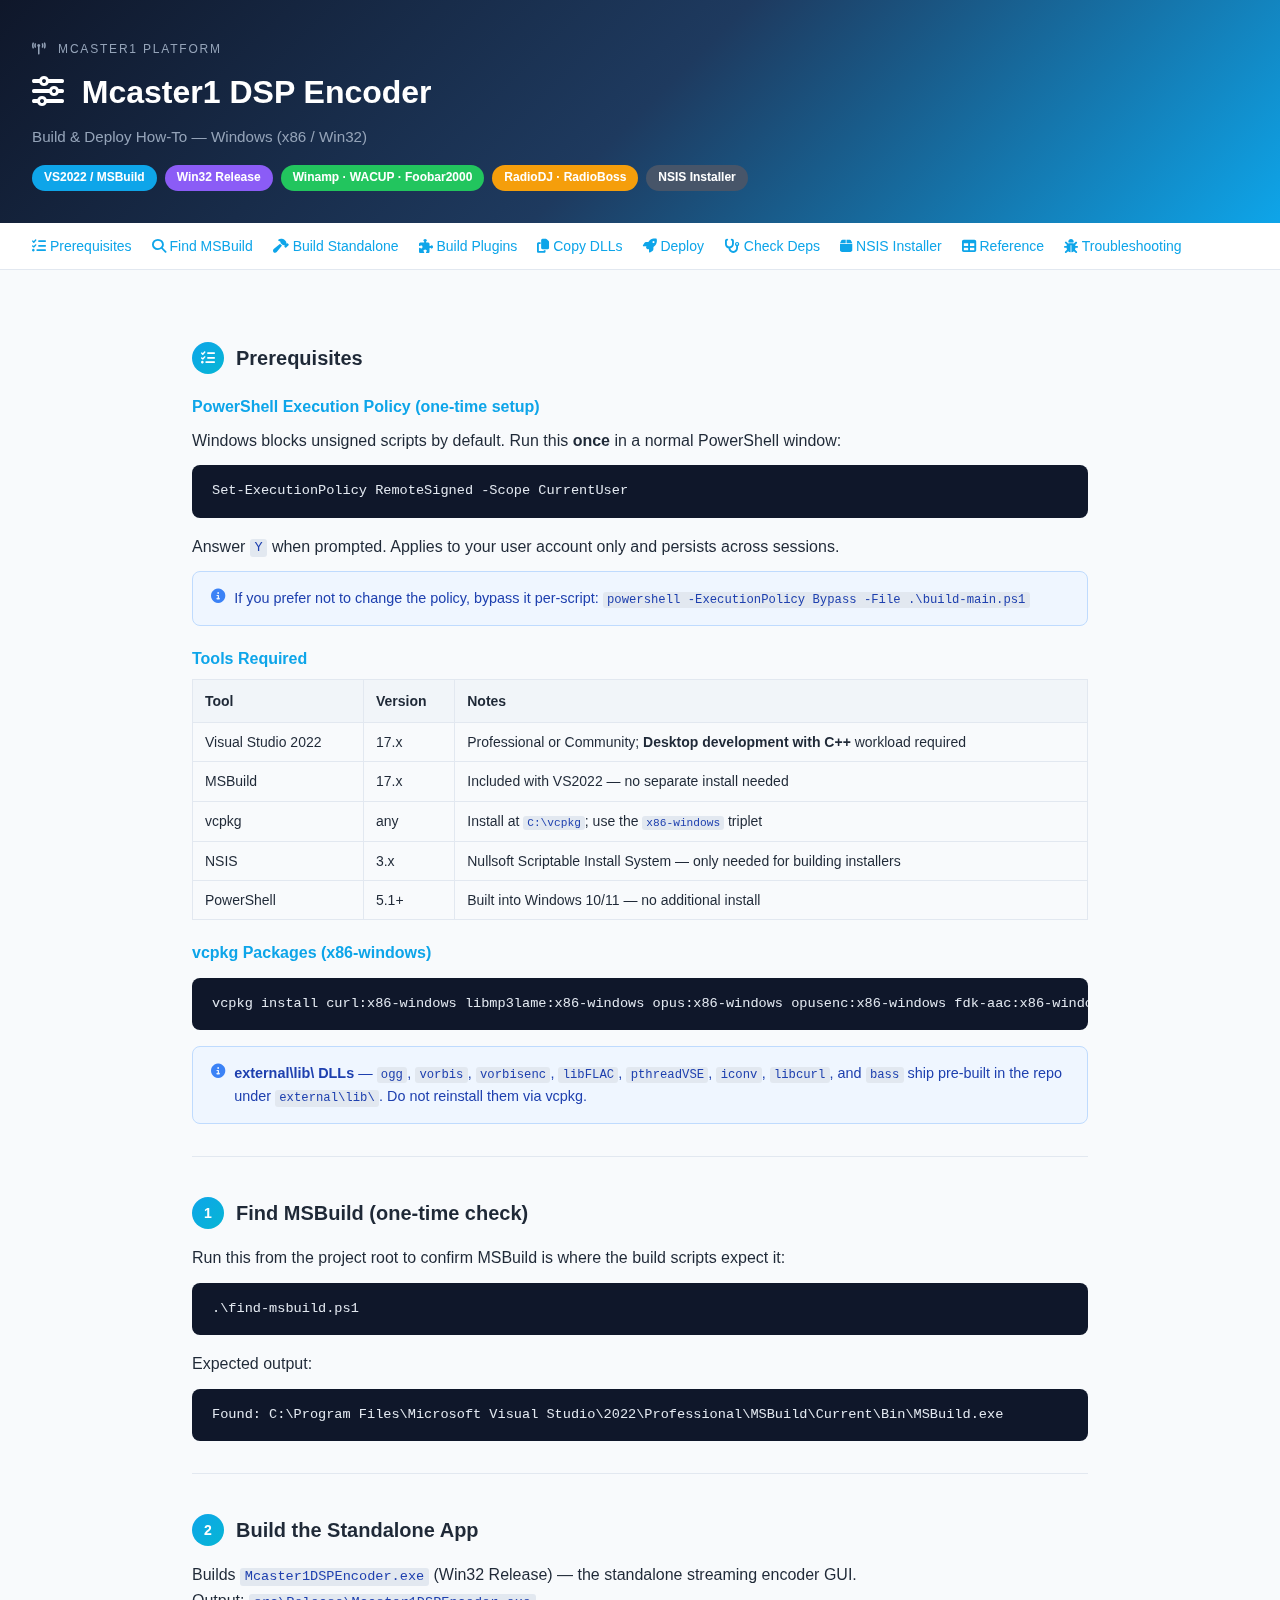
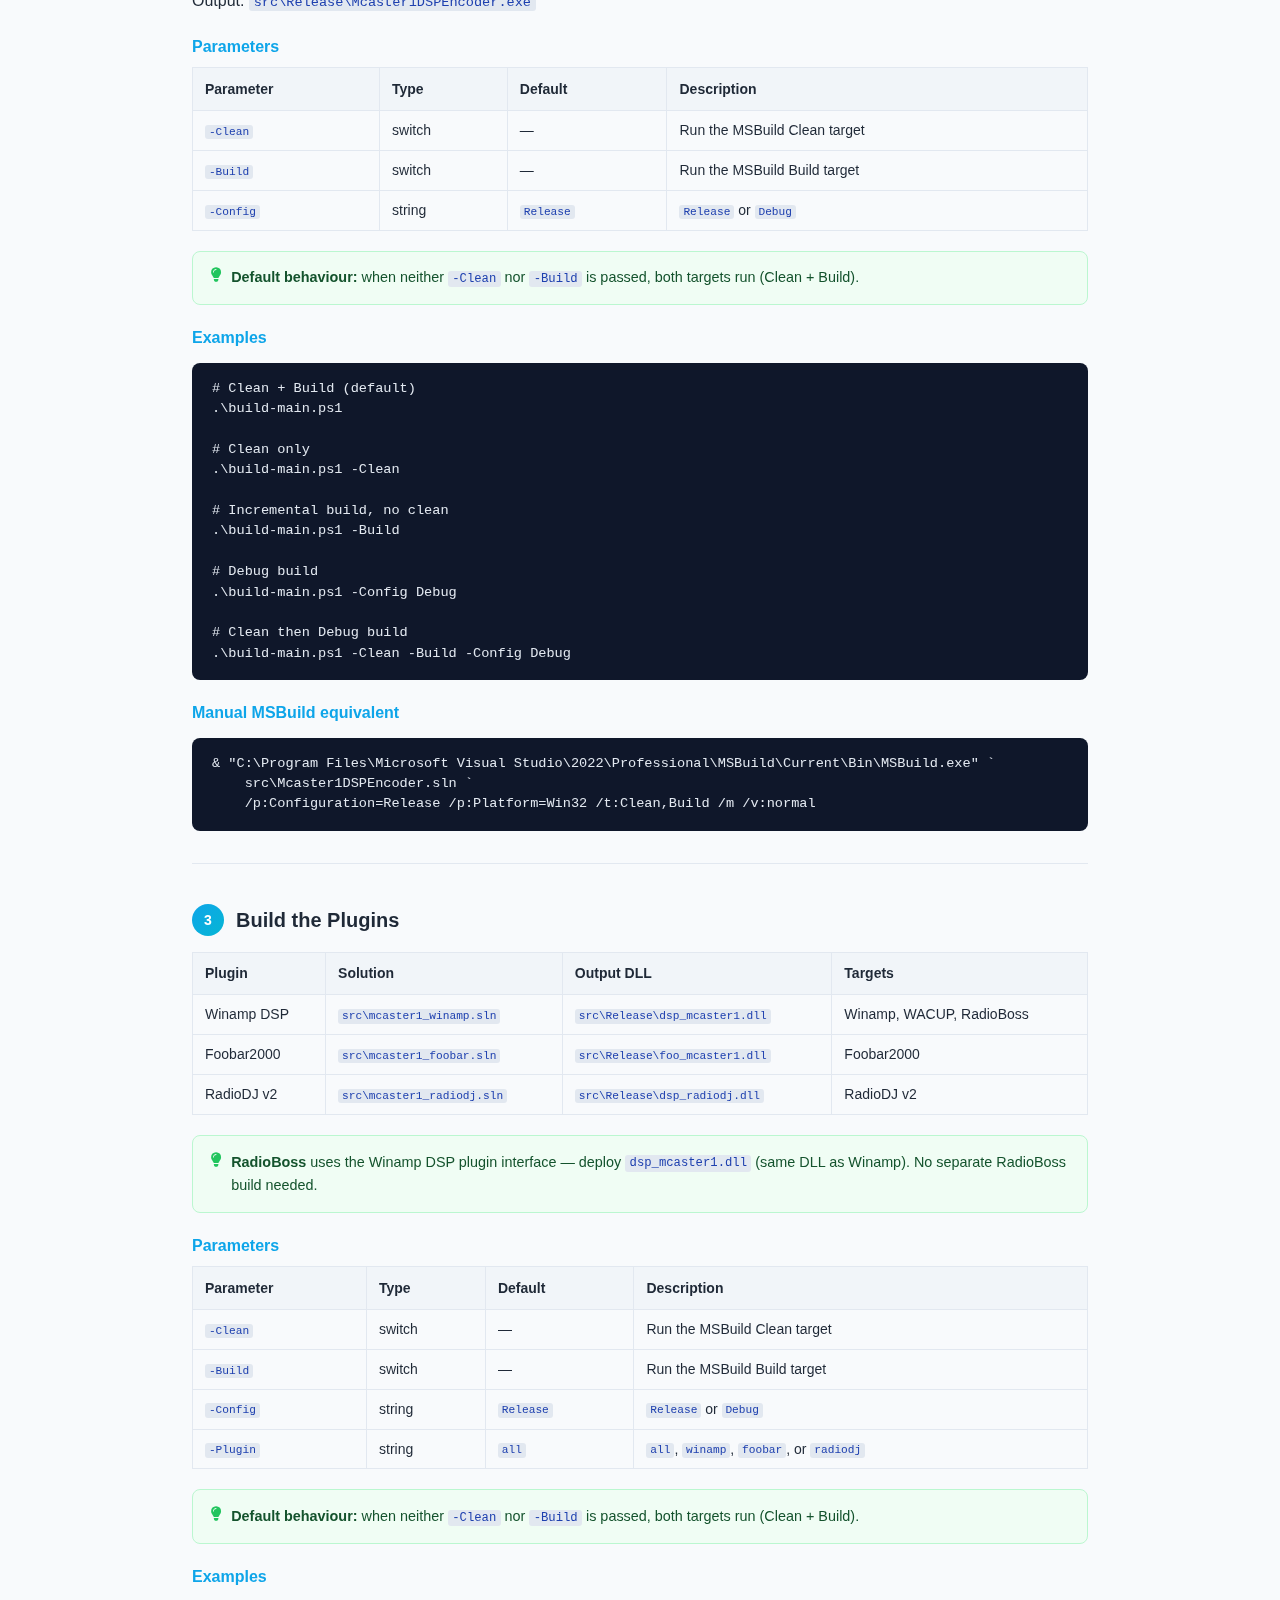
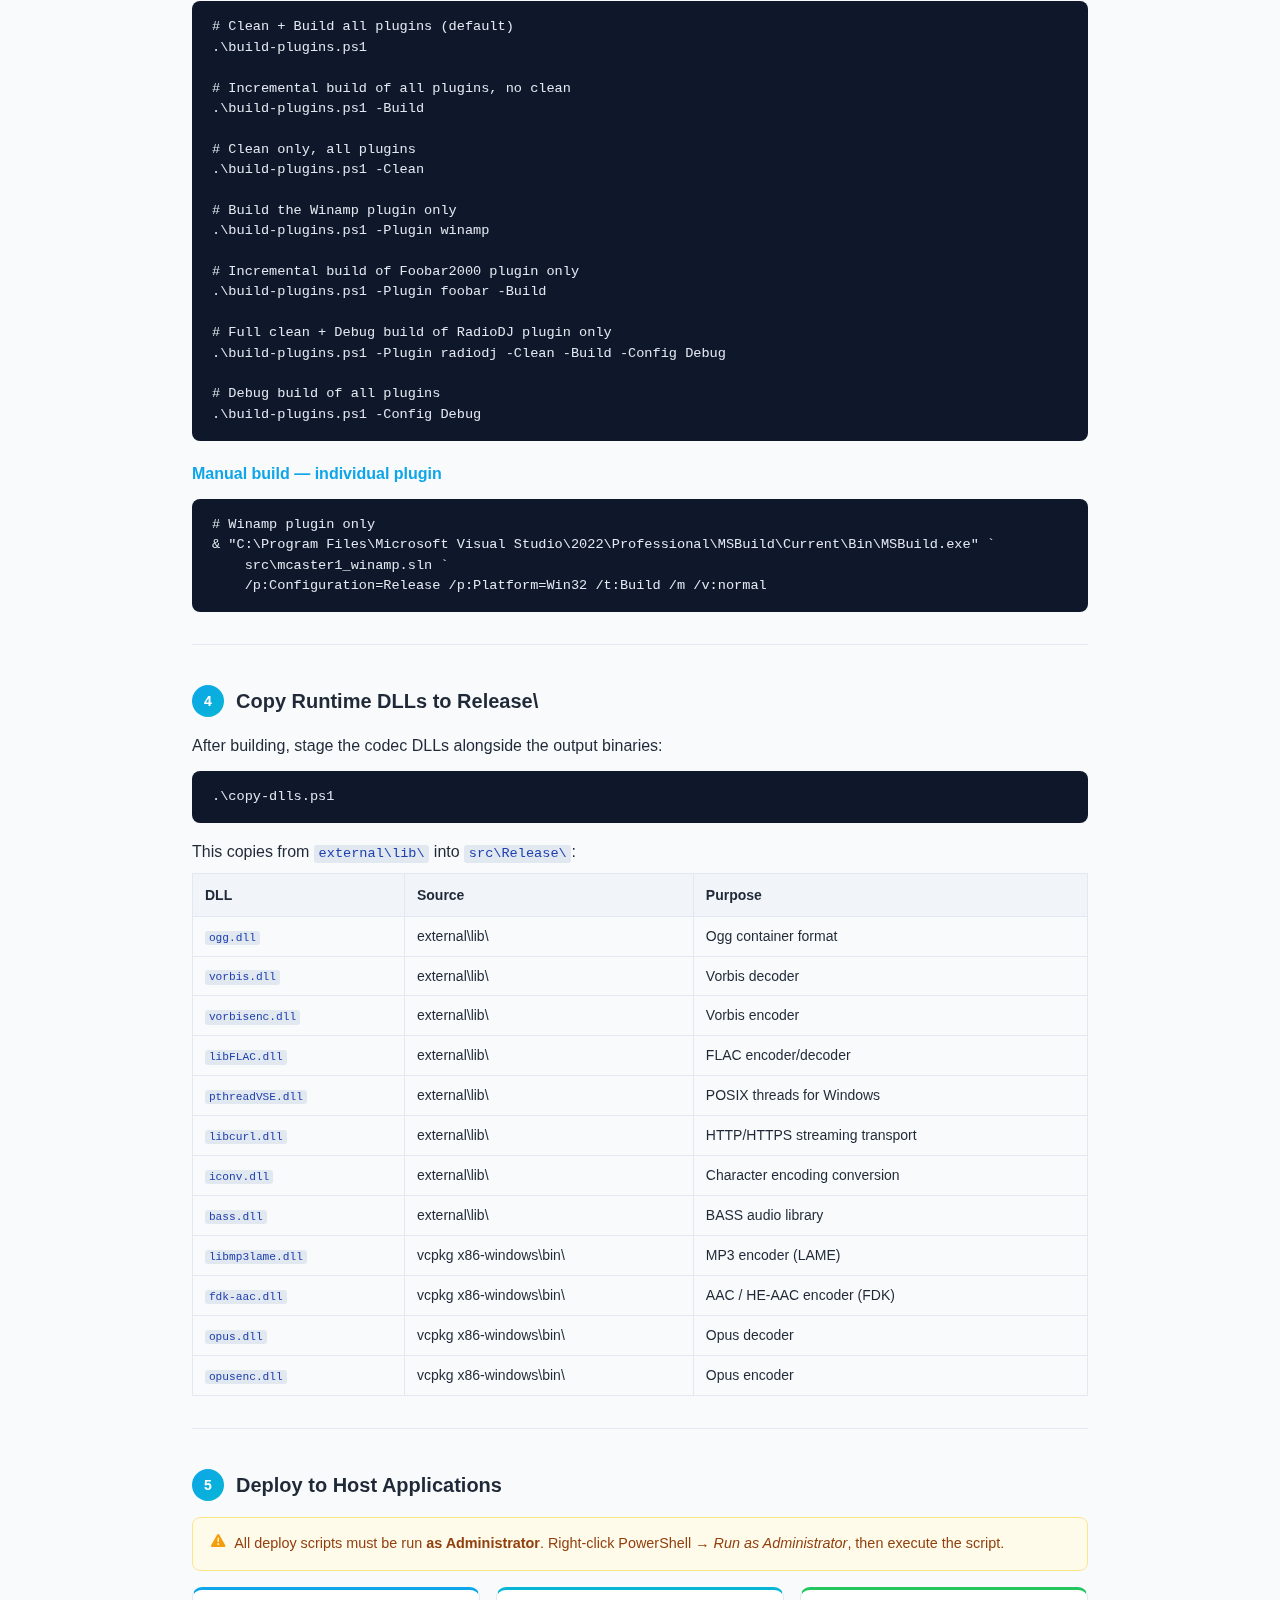
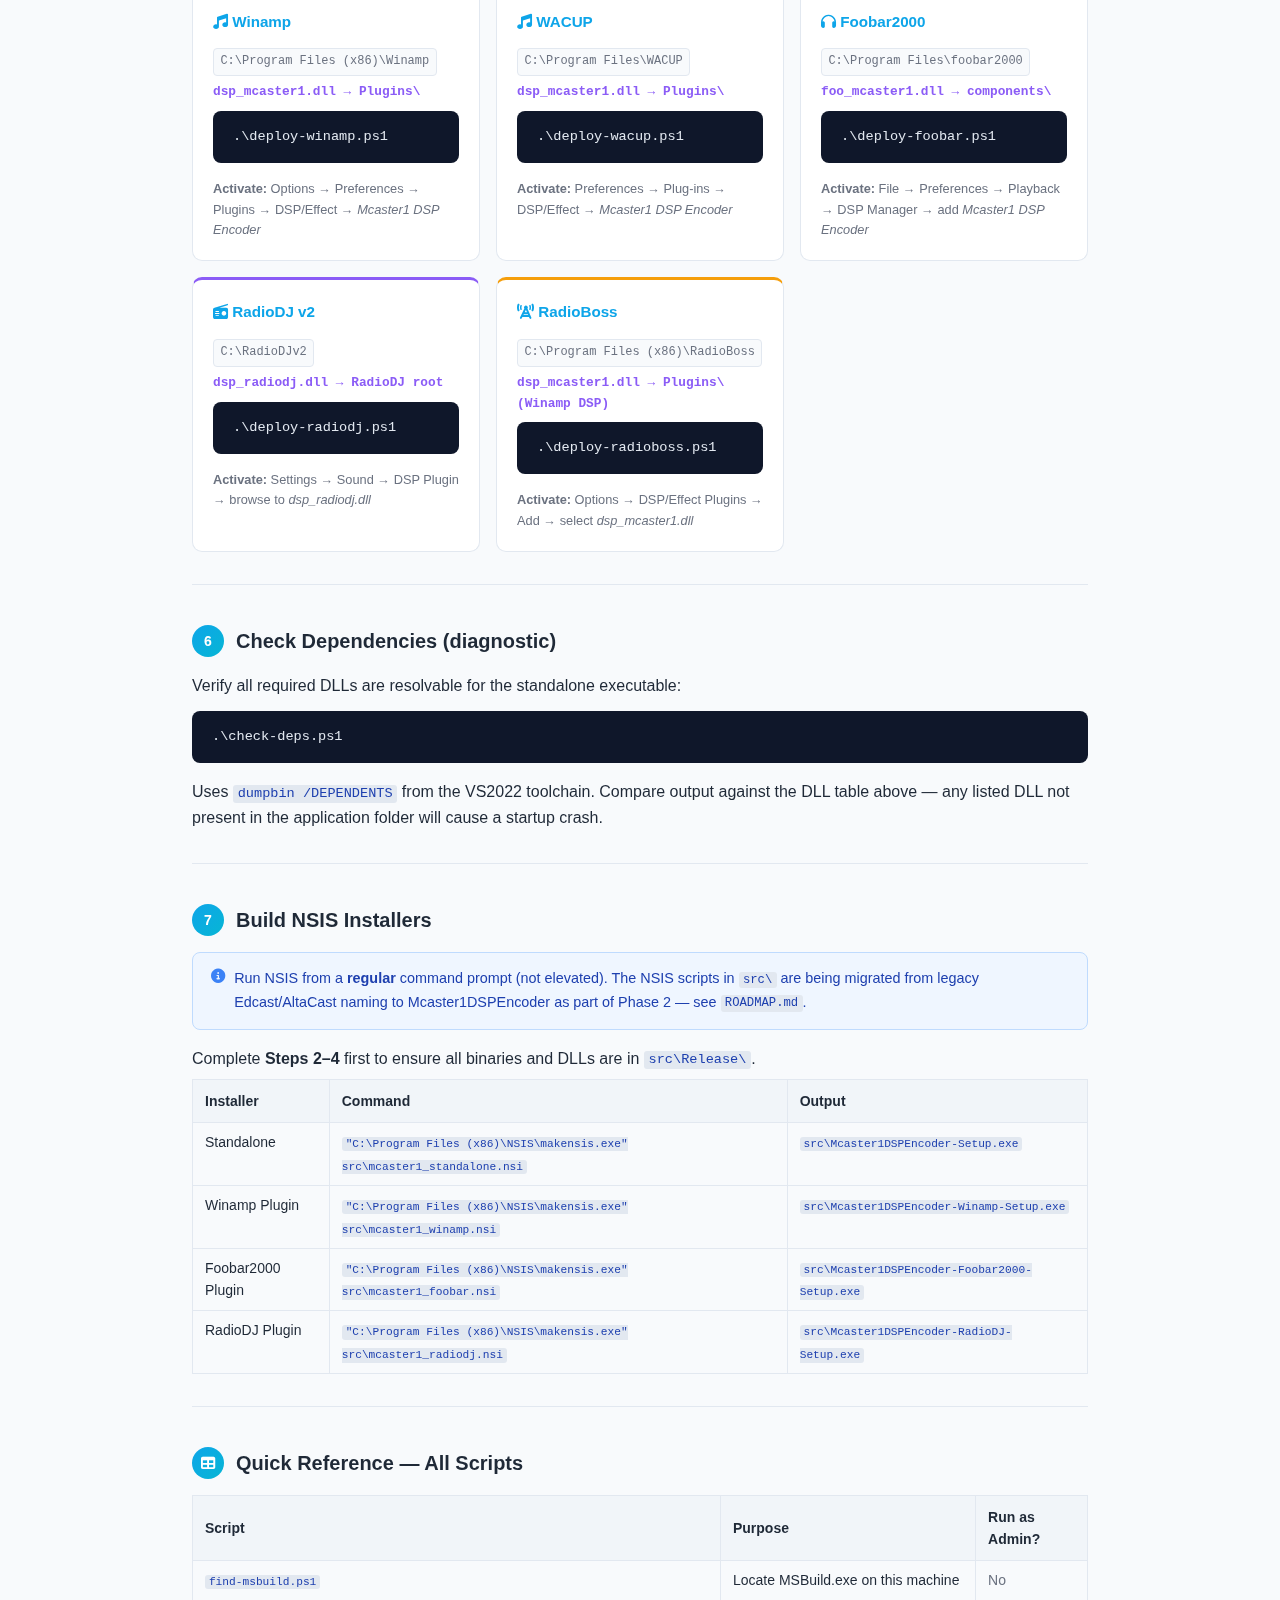
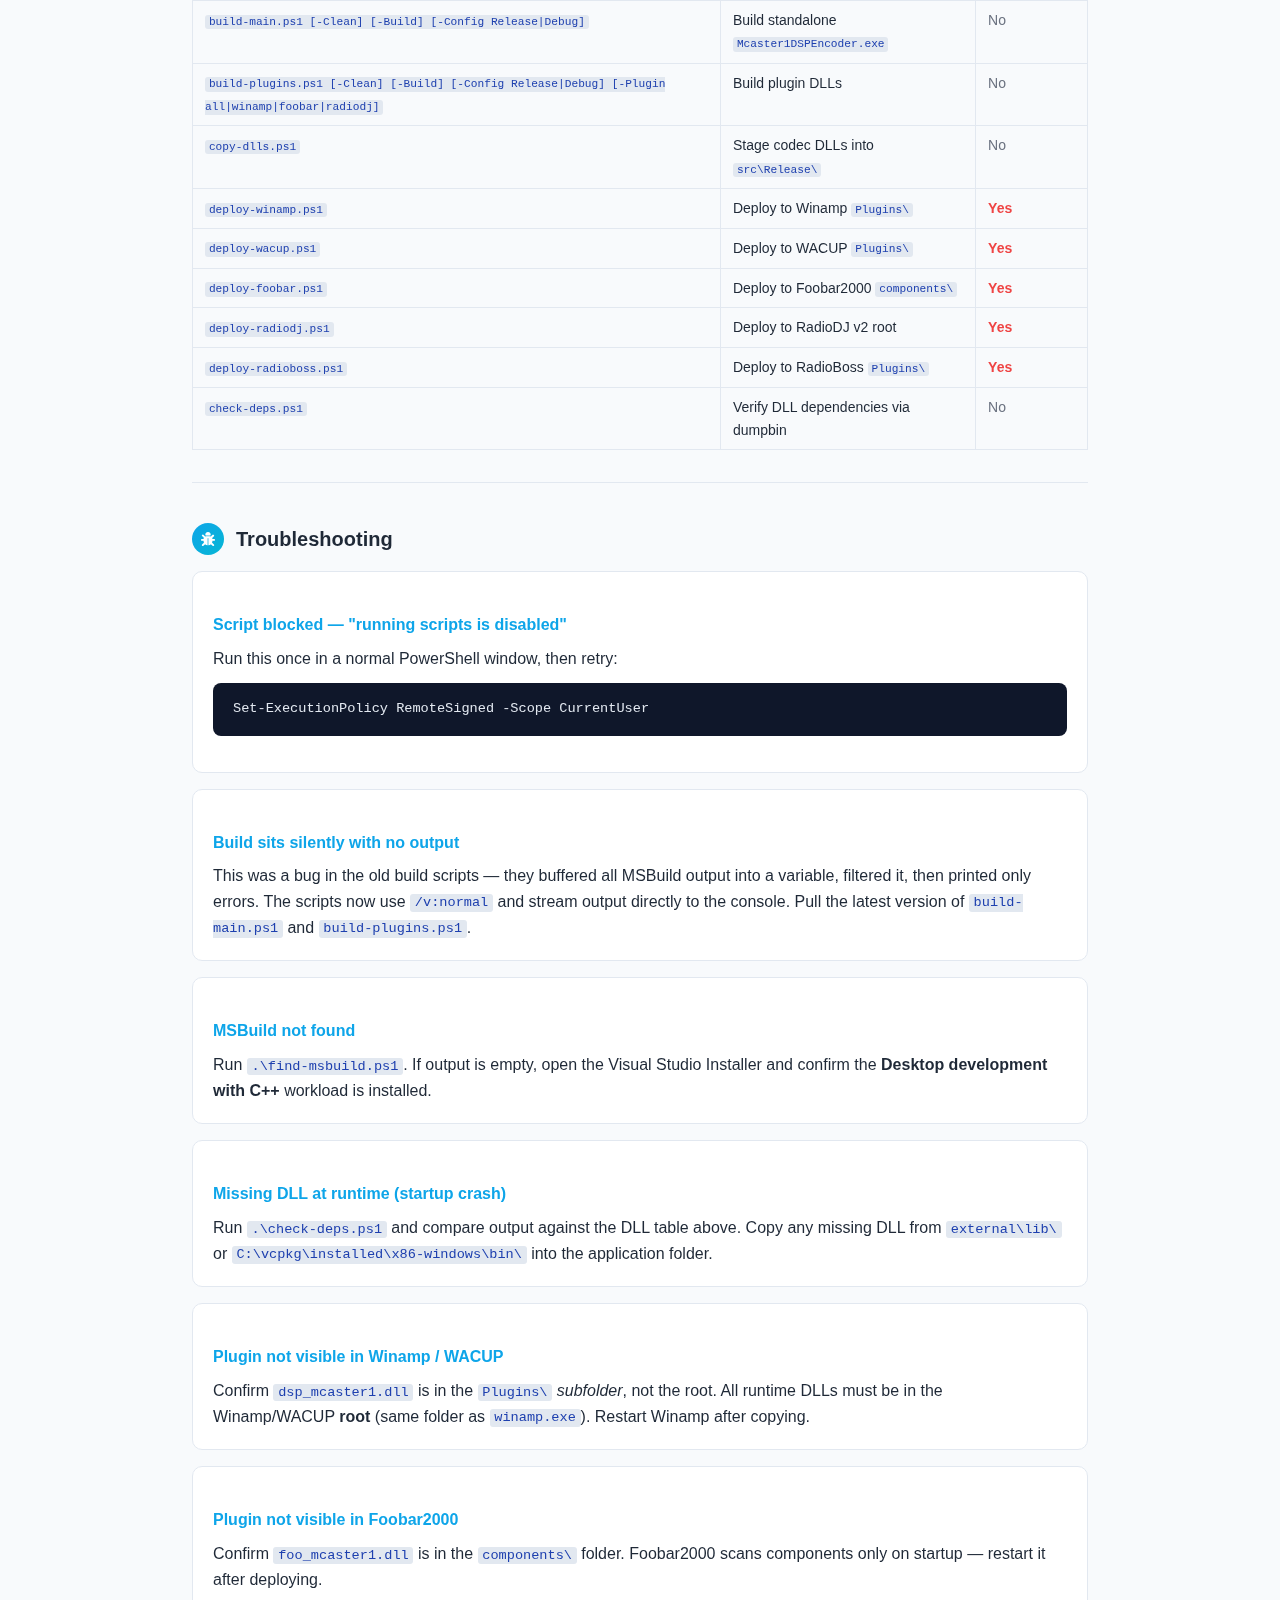
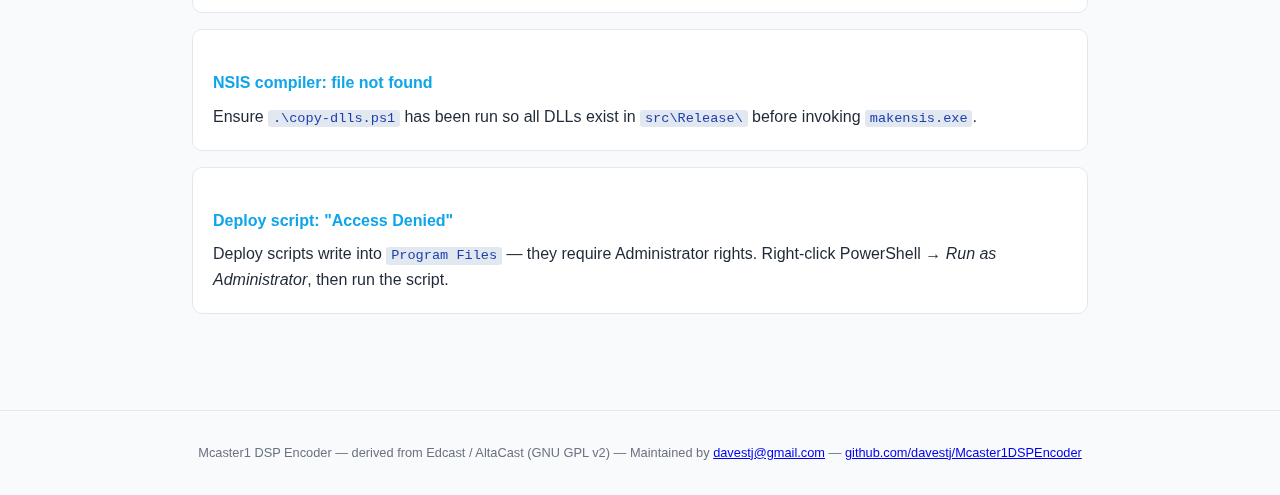
<file: HOWTO.html>
<!DOCTYPE html>
<html lang="en">
<head>
<meta charset="UTF-8">
<meta name="viewport" content="width=device-width, initial-scale=1.0">
<title>Mcaster1 DSP Encoder — Build &amp; Deploy How-To</title>
<link rel="stylesheet" href="https://cdnjs.cloudflare.com/ajax/libs/font-awesome/6.4.0/css/all.min.css">
<style>
  :root {
    --blue:    #0ea5e9;
    --cyan:    #06b6d4;
    --green:   #22c55e;
    --purple:  #8b5cf6;
    --amber:   #f59e0b;
    --red:     #ef4444;
    --bg:      #f8fafc;
    --surface: #ffffff;
    --border:  #e2e8f0;
    --text:    #1f2937;
    --muted:   #6b7280;
    --code-bg: #0f172a;
    --code-fg: #e2e8f0;
  }
  * { box-sizing: border-box; margin: 0; padding: 0; }
  body { font-family: -apple-system, BlinkMacSystemFont, 'Segoe UI', sans-serif; background: var(--bg); color: var(--text); line-height: 1.6; }

  /* Header */
  header {
    background: linear-gradient(135deg, #0f172a 0%, #1e3a5f 50%, #0ea5e9 100%);
    color: #fff; padding: 2.5rem 2rem 2rem;
  }
  header .logo { font-size: 0.75rem; letter-spacing: 0.15em; text-transform: uppercase; color: #94a3b8; margin-bottom: 0.5rem; }
  header h1 { font-size: 2rem; font-weight: 700; }
  header .sub { color: #94a3b8; margin-top: 0.4rem; font-size: 0.95rem; }
  header .badges { margin-top: 1rem; display: flex; gap: 0.5rem; flex-wrap: wrap; }
  .badge { display: inline-block; padding: 0.2rem 0.75rem; border-radius: 999px; font-size: 0.75rem; font-weight: 600; }
  .badge-blue   { background: #0ea5e9; color: #fff; }
  .badge-green  { background: #22c55e; color: #fff; }
  .badge-purple { background: #8b5cf6; color: #fff; }
  .badge-amber  { background: #f59e0b; color: #fff; }
  .badge-gray   { background: #475569; color: #fff; }

  /* Nav */
  nav { background: var(--surface); border-bottom: 1px solid var(--border); padding: 0.75rem 2rem; display: flex; gap: 1.25rem; flex-wrap: wrap; }
  nav a { color: var(--blue); text-decoration: none; font-size: 0.875rem; font-weight: 500; }
  nav a:hover { text-decoration: underline; }

  /* Layout */
  .container { max-width: 960px; margin: 0 auto; padding: 2rem; }

  /* Section headings */
  .step { margin: 2.5rem 0 1rem; display: flex; align-items: center; gap: 0.75rem; }
  .step-num { background: linear-gradient(135deg, var(--blue), var(--cyan)); color: #fff; width: 2rem; height: 2rem; border-radius: 50%; display: flex; align-items: center; justify-content: center; font-weight: 700; font-size: 0.875rem; flex-shrink: 0; }
  .step h2 { font-size: 1.25rem; font-weight: 700; color: var(--text); }
  h3 { font-size: 1rem; font-weight: 700; color: var(--blue); margin: 1.25rem 0 0.5rem; }

  /* Cards */
  .card { background: var(--surface); border: 1px solid var(--border); border-radius: 10px; padding: 1.25rem; margin-bottom: 1rem; }
  .card-grid { display: grid; grid-template-columns: repeat(auto-fill, minmax(260px, 1fr)); gap: 1rem; margin-bottom: 1.5rem; }
  .target-card { background: var(--surface); border: 1px solid var(--border); border-radius: 10px; padding: 1.25rem; border-top: 3px solid var(--blue); }
  .target-card.winamp  { border-top-color: #0ea5e9; }
  .target-card.wacup   { border-top-color: #06b6d4; }
  .target-card.foobar  { border-top-color: #22c55e; }
  .target-card.radiodj { border-top-color: #8b5cf6; }
  .target-card.radioboss { border-top-color: #f59e0b; }
  .target-card h3 { margin-top: 0; font-size: 0.95rem; }
  .target-card .path { font-family: monospace; font-size: 0.75rem; color: var(--muted); background: var(--bg); border: 1px solid var(--border); border-radius: 4px; padding: 0.2rem 0.4rem; display: inline-block; margin: 0.4rem 0; }
  .target-card .plugin-dll { font-family: monospace; font-size: 0.8rem; color: var(--purple); font-weight: 600; }
  .target-card .activate { font-size: 0.8rem; color: var(--muted); margin-top: 0.5rem; }

  /* Code blocks */
  pre { background: var(--code-bg); color: var(--code-fg); border-radius: 8px; padding: 1rem 1.25rem; overflow-x: auto; font-size: 0.85rem; font-family: 'Cascadia Code', 'Consolas', 'Courier New', monospace; margin: 0.75rem 0 1rem; line-height: 1.5; }
  code { font-family: 'Cascadia Code', 'Consolas', 'Courier New', monospace; font-size: 0.85em; background: #e2e8f0; padding: 0.1em 0.35em; border-radius: 3px; color: #1e40af; }
  pre code { background: none; color: inherit; padding: 0; font-size: 1em; }

  /* Callouts */
  .callout { border-radius: 8px; padding: 0.9rem 1.1rem; margin: 0.75rem 0 1rem; display: flex; gap: 0.6rem; align-items: flex-start; font-size: 0.9rem; }
  .callout i { margin-top: 0.15rem; flex-shrink: 0; }
  .callout.info    { background: #eff6ff; border: 1px solid #bfdbfe; color: #1e40af; }
  .callout.info i  { color: #3b82f6; }
  .callout.warn    { background: #fffbeb; border: 1px solid #fde68a; color: #92400e; }
  .callout.warn i  { color: #f59e0b; }
  .callout.tip     { background: #f0fdf4; border: 1px solid #bbf7d0; color: #14532d; }
  .callout.tip i   { color: #22c55e; }

  /* Tables */
  table { width: 100%; border-collapse: collapse; font-size: 0.875rem; margin: 0.5rem 0 1.25rem; }
  th { background: #f1f5f9; font-weight: 600; text-align: left; padding: 0.6rem 0.75rem; border: 1px solid var(--border); color: var(--text); }
  td { padding: 0.5rem 0.75rem; border: 1px solid var(--border); vertical-align: top; }
  tr:nth-child(even) td { background: #f8fafc; }
  td code { font-size: 0.8em; }
  .admin-yes { color: var(--red); font-weight: 600; }
  .admin-no  { color: var(--muted); }

  /* Divider */
  hr { border: none; border-top: 1px solid var(--border); margin: 2rem 0; }

  /* Footer */
  footer { text-align: center; color: var(--muted); font-size: 0.8rem; padding: 2rem; border-top: 1px solid var(--border); margin-top: 3rem; }
</style>
</head>
<body>

<header>
  <div class="logo"><i class="fa-solid fa-tower-broadcast"></i> &nbsp;Mcaster1 Platform</div>
  <h1><i class="fa-solid fa-sliders"></i> &nbsp;Mcaster1 DSP Encoder</h1>
  <div class="sub">Build &amp; Deploy How-To — Windows (x86 / Win32)</div>
  <div class="badges">
    <span class="badge badge-blue">VS2022 / MSBuild</span>
    <span class="badge badge-purple">Win32 Release</span>
    <span class="badge badge-green">Winamp · WACUP · Foobar2000</span>
    <span class="badge badge-amber">RadioDJ · RadioBoss</span>
    <span class="badge badge-gray">NSIS Installer</span>
  </div>
</header>

<nav>
  <a href="#prereqs"><i class="fa-solid fa-list-check"></i> Prerequisites</a>
  <a href="#step1"><i class="fa-solid fa-magnifying-glass"></i> Find MSBuild</a>
  <a href="#step2"><i class="fa-solid fa-hammer"></i> Build Standalone</a>
  <a href="#step3"><i class="fa-solid fa-puzzle-piece"></i> Build Plugins</a>
  <a href="#step4"><i class="fa-solid fa-copy"></i> Copy DLLs</a>
  <a href="#step5"><i class="fa-solid fa-rocket"></i> Deploy</a>
  <a href="#step6"><i class="fa-solid fa-stethoscope"></i> Check Deps</a>
  <a href="#step7"><i class="fa-solid fa-box"></i> NSIS Installer</a>
  <a href="#ref"><i class="fa-solid fa-table"></i> Reference</a>
  <a href="#troubleshoot"><i class="fa-solid fa-bug"></i> Troubleshooting</a>
</nav>

<div class="container">

<!-- Prerequisites -->
<div id="prereqs" class="step"><div class="step-num"><i class="fa-solid fa-list-check"></i></div><h2>Prerequisites</h2></div>

<h3>PowerShell Execution Policy (one-time setup)</h3>
<p>Windows blocks unsigned scripts by default. Run this <strong>once</strong> in a normal PowerShell window:</p>
<pre><code>Set-ExecutionPolicy RemoteSigned -Scope CurrentUser</code></pre>
<p>Answer <code>Y</code> when prompted. Applies to your user account only and persists across sessions.</p>
<div class="callout info">
  <i class="fa-solid fa-circle-info"></i>
  <span>If you prefer not to change the policy, bypass it per-script: <code>powershell -ExecutionPolicy Bypass -File .\build-main.ps1</code></span>
</div>

<h3>Tools Required</h3>
<table>
  <tr><th>Tool</th><th>Version</th><th>Notes</th></tr>
  <tr><td>Visual Studio 2022</td><td>17.x</td><td>Professional or Community; <strong>Desktop development with C++</strong> workload required</td></tr>
  <tr><td>MSBuild</td><td>17.x</td><td>Included with VS2022 — no separate install needed</td></tr>
  <tr><td>vcpkg</td><td>any</td><td>Install at <code>C:\vcpkg</code>; use the <code>x86-windows</code> triplet</td></tr>
  <tr><td>NSIS</td><td>3.x</td><td>Nullsoft Scriptable Install System — only needed for building installers</td></tr>
  <tr><td>PowerShell</td><td>5.1+</td><td>Built into Windows 10/11 — no additional install</td></tr>
</table>

<h3>vcpkg Packages (x86-windows)</h3>
<pre><code>vcpkg install curl:x86-windows libmp3lame:x86-windows opus:x86-windows opusenc:x86-windows fdk-aac:x86-windows</code></pre>

<div class="callout info">
  <i class="fa-solid fa-circle-info"></i>
  <span><strong>external\lib\ DLLs</strong> — <code>ogg</code>, <code>vorbis</code>, <code>vorbisenc</code>, <code>libFLAC</code>, <code>pthreadVSE</code>, <code>iconv</code>, <code>libcurl</code>, and <code>bass</code> ship pre-built in the repo under <code>external\lib\</code>. Do not reinstall them via vcpkg.</span>
</div>

<hr>

<!-- Step 1 -->
<div id="step1" class="step"><div class="step-num">1</div><h2>Find MSBuild (one-time check)</h2></div>
<p>Run this from the project root to confirm MSBuild is where the build scripts expect it:</p>
<pre><code>.\find-msbuild.ps1</code></pre>
<p>Expected output:</p>
<pre><code>Found: C:\Program Files\Microsoft Visual Studio\2022\Professional\MSBuild\Current\Bin\MSBuild.exe</code></pre>

<hr>

<!-- Step 2 -->
<div id="step2" class="step"><div class="step-num">2</div><h2>Build the Standalone App</h2></div>
<p>Builds <code>Mcaster1DSPEncoder.exe</code> (Win32 Release) — the standalone streaming encoder GUI.</p>
<p>Output: <code>src\Release\Mcaster1DSPEncoder.exe</code></p>

<h3>Parameters</h3>
<table>
  <tr><th>Parameter</th><th>Type</th><th>Default</th><th>Description</th></tr>
  <tr><td><code>-Clean</code></td><td>switch</td><td>—</td><td>Run the MSBuild Clean target</td></tr>
  <tr><td><code>-Build</code></td><td>switch</td><td>—</td><td>Run the MSBuild Build target</td></tr>
  <tr><td><code>-Config</code></td><td>string</td><td><code>Release</code></td><td><code>Release</code> or <code>Debug</code></td></tr>
</table>
<div class="callout tip">
  <i class="fa-solid fa-lightbulb"></i>
  <span><strong>Default behaviour:</strong> when neither <code>-Clean</code> nor <code>-Build</code> is passed, both targets run (Clean + Build).</span>
</div>

<h3>Examples</h3>
<pre><code># Clean + Build (default)
.\build-main.ps1

# Clean only
.\build-main.ps1 -Clean

# Incremental build, no clean
.\build-main.ps1 -Build

# Debug build
.\build-main.ps1 -Config Debug

# Clean then Debug build
.\build-main.ps1 -Clean -Build -Config Debug</code></pre>

<h3>Manual MSBuild equivalent</h3>
<pre><code>& "C:\Program Files\Microsoft Visual Studio\2022\Professional\MSBuild\Current\Bin\MSBuild.exe" `
    src\Mcaster1DSPEncoder.sln `
    /p:Configuration=Release /p:Platform=Win32 /t:Clean,Build /m /v:normal</code></pre>

<hr>

<!-- Step 3 -->
<div id="step3" class="step"><div class="step-num">3</div><h2>Build the Plugins</h2></div>

<table>
  <tr><th>Plugin</th><th>Solution</th><th>Output DLL</th><th>Targets</th></tr>
  <tr><td>Winamp DSP</td><td><code>src\mcaster1_winamp.sln</code></td><td><code>src\Release\dsp_mcaster1.dll</code></td><td>Winamp, WACUP, RadioBoss</td></tr>
  <tr><td>Foobar2000</td><td><code>src\mcaster1_foobar.sln</code></td><td><code>src\Release\foo_mcaster1.dll</code></td><td>Foobar2000</td></tr>
  <tr><td>RadioDJ v2</td><td><code>src\mcaster1_radiodj.sln</code></td><td><code>src\Release\dsp_radiodj.dll</code></td><td>RadioDJ v2</td></tr>
</table>

<div class="callout tip">
  <i class="fa-solid fa-lightbulb"></i>
  <span><strong>RadioBoss</strong> uses the Winamp DSP plugin interface — deploy <code>dsp_mcaster1.dll</code> (same DLL as Winamp). No separate RadioBoss build needed.</span>
</div>

<h3>Parameters</h3>
<table>
  <tr><th>Parameter</th><th>Type</th><th>Default</th><th>Description</th></tr>
  <tr><td><code>-Clean</code></td><td>switch</td><td>—</td><td>Run the MSBuild Clean target</td></tr>
  <tr><td><code>-Build</code></td><td>switch</td><td>—</td><td>Run the MSBuild Build target</td></tr>
  <tr><td><code>-Config</code></td><td>string</td><td><code>Release</code></td><td><code>Release</code> or <code>Debug</code></td></tr>
  <tr><td><code>-Plugin</code></td><td>string</td><td><code>all</code></td><td><code>all</code>, <code>winamp</code>, <code>foobar</code>, or <code>radiodj</code></td></tr>
</table>
<div class="callout tip">
  <i class="fa-solid fa-lightbulb"></i>
  <span><strong>Default behaviour:</strong> when neither <code>-Clean</code> nor <code>-Build</code> is passed, both targets run (Clean + Build).</span>
</div>

<h3>Examples</h3>
<pre><code># Clean + Build all plugins (default)
.\build-plugins.ps1

# Incremental build of all plugins, no clean
.\build-plugins.ps1 -Build

# Clean only, all plugins
.\build-plugins.ps1 -Clean

# Build the Winamp plugin only
.\build-plugins.ps1 -Plugin winamp

# Incremental build of Foobar2000 plugin only
.\build-plugins.ps1 -Plugin foobar -Build

# Full clean + Debug build of RadioDJ plugin only
.\build-plugins.ps1 -Plugin radiodj -Clean -Build -Config Debug

# Debug build of all plugins
.\build-plugins.ps1 -Config Debug</code></pre>

<h3>Manual build — individual plugin</h3>
<pre><code># Winamp plugin only
& "C:\Program Files\Microsoft Visual Studio\2022\Professional\MSBuild\Current\Bin\MSBuild.exe" `
    src\mcaster1_winamp.sln `
    /p:Configuration=Release /p:Platform=Win32 /t:Build /m /v:normal</code></pre>

<hr>

<!-- Step 4 -->
<div id="step4" class="step"><div class="step-num">4</div><h2>Copy Runtime DLLs to Release\</h2></div>
<p>After building, stage the codec DLLs alongside the output binaries:</p>
<pre><code>.\copy-dlls.ps1</code></pre>
<p>This copies from <code>external\lib\</code> into <code>src\Release\</code>:</p>
<table>
  <tr><th>DLL</th><th>Source</th><th>Purpose</th></tr>
  <tr><td><code>ogg.dll</code></td><td>external\lib\</td><td>Ogg container format</td></tr>
  <tr><td><code>vorbis.dll</code></td><td>external\lib\</td><td>Vorbis decoder</td></tr>
  <tr><td><code>vorbisenc.dll</code></td><td>external\lib\</td><td>Vorbis encoder</td></tr>
  <tr><td><code>libFLAC.dll</code></td><td>external\lib\</td><td>FLAC encoder/decoder</td></tr>
  <tr><td><code>pthreadVSE.dll</code></td><td>external\lib\</td><td>POSIX threads for Windows</td></tr>
  <tr><td><code>libcurl.dll</code></td><td>external\lib\</td><td>HTTP/HTTPS streaming transport</td></tr>
  <tr><td><code>iconv.dll</code></td><td>external\lib\</td><td>Character encoding conversion</td></tr>
  <tr><td><code>bass.dll</code></td><td>external\lib\</td><td>BASS audio library</td></tr>
  <tr><td><code>libmp3lame.dll</code></td><td>vcpkg x86-windows\bin\</td><td>MP3 encoder (LAME)</td></tr>
  <tr><td><code>fdk-aac.dll</code></td><td>vcpkg x86-windows\bin\</td><td>AAC / HE-AAC encoder (FDK)</td></tr>
  <tr><td><code>opus.dll</code></td><td>vcpkg x86-windows\bin\</td><td>Opus decoder</td></tr>
  <tr><td><code>opusenc.dll</code></td><td>vcpkg x86-windows\bin\</td><td>Opus encoder</td></tr>
</table>

<hr>

<!-- Step 5 -->
<div id="step5" class="step"><div class="step-num">5</div><h2>Deploy to Host Applications</h2></div>

<div class="callout warn">
  <i class="fa-solid fa-triangle-exclamation"></i>
  <span>All deploy scripts must be run <strong>as Administrator</strong>. Right-click PowerShell → <em>Run as Administrator</em>, then execute the script.</span>
</div>

<div class="card-grid">

  <!-- Winamp -->
  <div class="target-card winamp">
    <h3><i class="fa-solid fa-music"></i> Winamp</h3>
    <div class="path">C:\Program Files (x86)\Winamp</div>
    <div class="plugin-dll">dsp_mcaster1.dll → Plugins\</div>
    <pre style="margin-top:0.5rem"><code>.\deploy-winamp.ps1</code></pre>
    <div class="activate"><strong>Activate:</strong> Options → Preferences → Plugins → DSP/Effect → <em>Mcaster1 DSP Encoder</em></div>
  </div>

  <!-- WACUP -->
  <div class="target-card wacup">
    <h3><i class="fa-solid fa-music"></i> WACUP</h3>
    <div class="path">C:\Program Files\WACUP</div>
    <div class="plugin-dll">dsp_mcaster1.dll → Plugins\</div>
    <pre style="margin-top:0.5rem"><code>.\deploy-wacup.ps1</code></pre>
    <div class="activate"><strong>Activate:</strong> Preferences → Plug-ins → DSP/Effect → <em>Mcaster1 DSP Encoder</em></div>
  </div>

  <!-- Foobar2000 -->
  <div class="target-card foobar">
    <h3><i class="fa-solid fa-headphones"></i> Foobar2000</h3>
    <div class="path">C:\Program Files\foobar2000</div>
    <div class="plugin-dll">foo_mcaster1.dll → components\</div>
    <pre style="margin-top:0.5rem"><code>.\deploy-foobar.ps1</code></pre>
    <div class="activate"><strong>Activate:</strong> File → Preferences → Playback → DSP Manager → add <em>Mcaster1 DSP Encoder</em></div>
  </div>

  <!-- RadioDJ -->
  <div class="target-card radiodj">
    <h3><i class="fa-solid fa-radio"></i> RadioDJ v2</h3>
    <div class="path">C:\RadioDJv2</div>
    <div class="plugin-dll">dsp_radiodj.dll → RadioDJ root</div>
    <pre style="margin-top:0.5rem"><code>.\deploy-radiodj.ps1</code></pre>
    <div class="activate"><strong>Activate:</strong> Settings → Sound → DSP Plugin → browse to <em>dsp_radiodj.dll</em></div>
  </div>

  <!-- RadioBoss -->
  <div class="target-card radioboss">
    <h3><i class="fa-solid fa-tower-cell"></i> RadioBoss</h3>
    <div class="path">C:\Program Files (x86)\RadioBoss</div>
    <div class="plugin-dll">dsp_mcaster1.dll → Plugins\ (Winamp DSP)</div>
    <pre style="margin-top:0.5rem"><code>.\deploy-radioboss.ps1</code></pre>
    <div class="activate"><strong>Activate:</strong> Options → DSP/Effect Plugins → Add → select <em>dsp_mcaster1.dll</em></div>
  </div>

</div>

<hr>

<!-- Step 6 -->
<div id="step6" class="step"><div class="step-num">6</div><h2>Check Dependencies (diagnostic)</h2></div>
<p>Verify all required DLLs are resolvable for the standalone executable:</p>
<pre><code>.\check-deps.ps1</code></pre>
<p>Uses <code>dumpbin /DEPENDENTS</code> from the VS2022 toolchain. Compare output against the DLL table above — any listed DLL not present in the application folder will cause a startup crash.</p>

<hr>

<!-- Step 7 -->
<div id="step7" class="step"><div class="step-num">7</div><h2>Build NSIS Installers</h2></div>

<div class="callout info">
  <i class="fa-solid fa-circle-info"></i>
  <span>Run NSIS from a <strong>regular</strong> command prompt (not elevated). The NSIS scripts in <code>src\</code> are being migrated from legacy Edcast/AltaCast naming to Mcaster1DSPEncoder as part of Phase 2 — see <code>ROADMAP.md</code>.</span>
</div>

<p>Complete <strong>Steps 2–4</strong> first to ensure all binaries and DLLs are in <code>src\Release\</code>.</p>

<table>
  <tr><th>Installer</th><th>Command</th><th>Output</th></tr>
  <tr>
    <td>Standalone</td>
    <td><code>"C:\Program Files (x86)\NSIS\makensis.exe" src\mcaster1_standalone.nsi</code></td>
    <td><code>src\Mcaster1DSPEncoder-Setup.exe</code></td>
  </tr>
  <tr>
    <td>Winamp Plugin</td>
    <td><code>"C:\Program Files (x86)\NSIS\makensis.exe" src\mcaster1_winamp.nsi</code></td>
    <td><code>src\Mcaster1DSPEncoder-Winamp-Setup.exe</code></td>
  </tr>
  <tr>
    <td>Foobar2000 Plugin</td>
    <td><code>"C:\Program Files (x86)\NSIS\makensis.exe" src\mcaster1_foobar.nsi</code></td>
    <td><code>src\Mcaster1DSPEncoder-Foobar2000-Setup.exe</code></td>
  </tr>
  <tr>
    <td>RadioDJ Plugin</td>
    <td><code>"C:\Program Files (x86)\NSIS\makensis.exe" src\mcaster1_radiodj.nsi</code></td>
    <td><code>src\Mcaster1DSPEncoder-RadioDJ-Setup.exe</code></td>
  </tr>
</table>

<hr>

<!-- Reference -->
<div id="ref" class="step"><div class="step-num"><i class="fa-solid fa-table"></i></div><h2>Quick Reference — All Scripts</h2></div>

<table>
  <tr><th>Script</th><th>Purpose</th><th>Run as Admin?</th></tr>
  <tr><td><code>find-msbuild.ps1</code></td><td>Locate MSBuild.exe on this machine</td><td class="admin-no">No</td></tr>
  <tr><td><code>build-main.ps1 [-Clean] [-Build] [-Config Release|Debug]</code></td><td>Build standalone <code>Mcaster1DSPEncoder.exe</code></td><td class="admin-no">No</td></tr>
  <tr><td><code>build-plugins.ps1 [-Clean] [-Build] [-Config Release|Debug] [-Plugin all|winamp|foobar|radiodj]</code></td><td>Build plugin DLLs</td><td class="admin-no">No</td></tr>
  <tr><td><code>copy-dlls.ps1</code></td><td>Stage codec DLLs into <code>src\Release\</code></td><td class="admin-no">No</td></tr>
  <tr><td><code>deploy-winamp.ps1</code></td><td>Deploy to Winamp <code>Plugins\</code></td><td class="admin-yes">Yes</td></tr>
  <tr><td><code>deploy-wacup.ps1</code></td><td>Deploy to WACUP <code>Plugins\</code></td><td class="admin-yes">Yes</td></tr>
  <tr><td><code>deploy-foobar.ps1</code></td><td>Deploy to Foobar2000 <code>components\</code></td><td class="admin-yes">Yes</td></tr>
  <tr><td><code>deploy-radiodj.ps1</code></td><td>Deploy to RadioDJ v2 root</td><td class="admin-yes">Yes</td></tr>
  <tr><td><code>deploy-radioboss.ps1</code></td><td>Deploy to RadioBoss <code>Plugins\</code></td><td class="admin-yes">Yes</td></tr>
  <tr><td><code>check-deps.ps1</code></td><td>Verify DLL dependencies via dumpbin</td><td class="admin-no">No</td></tr>
</table>

<hr>

<!-- Troubleshooting -->
<div id="troubleshoot" class="step"><div class="step-num"><i class="fa-solid fa-bug"></i></div><h2>Troubleshooting</h2></div>

<div class="card">
  <h3>Script blocked — "running scripts is disabled"</h3>
  <p>Run this once in a normal PowerShell window, then retry:</p>
  <pre><code>Set-ExecutionPolicy RemoteSigned -Scope CurrentUser</code></pre>
</div>

<div class="card">
  <h3>Build sits silently with no output</h3>
  <p>This was a bug in the old build scripts — they buffered all MSBuild output into a variable, filtered it, then printed only errors. The scripts now use <code>/v:normal</code> and stream output directly to the console. Pull the latest version of <code>build-main.ps1</code> and <code>build-plugins.ps1</code>.</p>
</div>

<div class="card">
  <h3>MSBuild not found</h3>
  <p>Run <code>.\find-msbuild.ps1</code>. If output is empty, open the Visual Studio Installer and confirm the <strong>Desktop development with C++</strong> workload is installed.</p>
</div>

<div class="card">
  <h3>Missing DLL at runtime (startup crash)</h3>
  <p>Run <code>.\check-deps.ps1</code> and compare output against the DLL table above. Copy any missing DLL from <code>external\lib\</code> or <code>C:\vcpkg\installed\x86-windows\bin\</code> into the application folder.</p>
</div>

<div class="card">
  <h3>Plugin not visible in Winamp / WACUP</h3>
  <p>Confirm <code>dsp_mcaster1.dll</code> is in the <code>Plugins\</code> <em>subfolder</em>, not the root. All runtime DLLs must be in the Winamp/WACUP <strong>root</strong> (same folder as <code>winamp.exe</code>). Restart Winamp after copying.</p>
</div>

<div class="card">
  <h3>Plugin not visible in Foobar2000</h3>
  <p>Confirm <code>foo_mcaster1.dll</code> is in the <code>components\</code> folder. Foobar2000 scans components only on startup — restart it after deploying.</p>
</div>

<div class="card">
  <h3>NSIS compiler: file not found</h3>
  <p>Ensure <code>.\copy-dlls.ps1</code> has been run so all DLLs exist in <code>src\Release\</code> before invoking <code>makensis.exe</code>.</p>
</div>

<div class="card">
  <h3>Deploy script: "Access Denied"</h3>
  <p>Deploy scripts write into <code>Program Files</code> — they require Administrator rights. Right-click PowerShell → <em>Run as Administrator</em>, then run the script.</p>
</div>

</div><!-- /container -->

<footer>
  Mcaster1 DSP Encoder &mdash; derived from Edcast / AltaCast (GNU GPL v2) &mdash;
  Maintained by <a href="mailto:davestj@gmail.com">davestj@gmail.com</a> &mdash;
  <a href="https://github.com/davestj/Mcaster1DSPEncoder">github.com/davestj/Mcaster1DSPEncoder</a>
</footer>

</body>
</html>
</file>
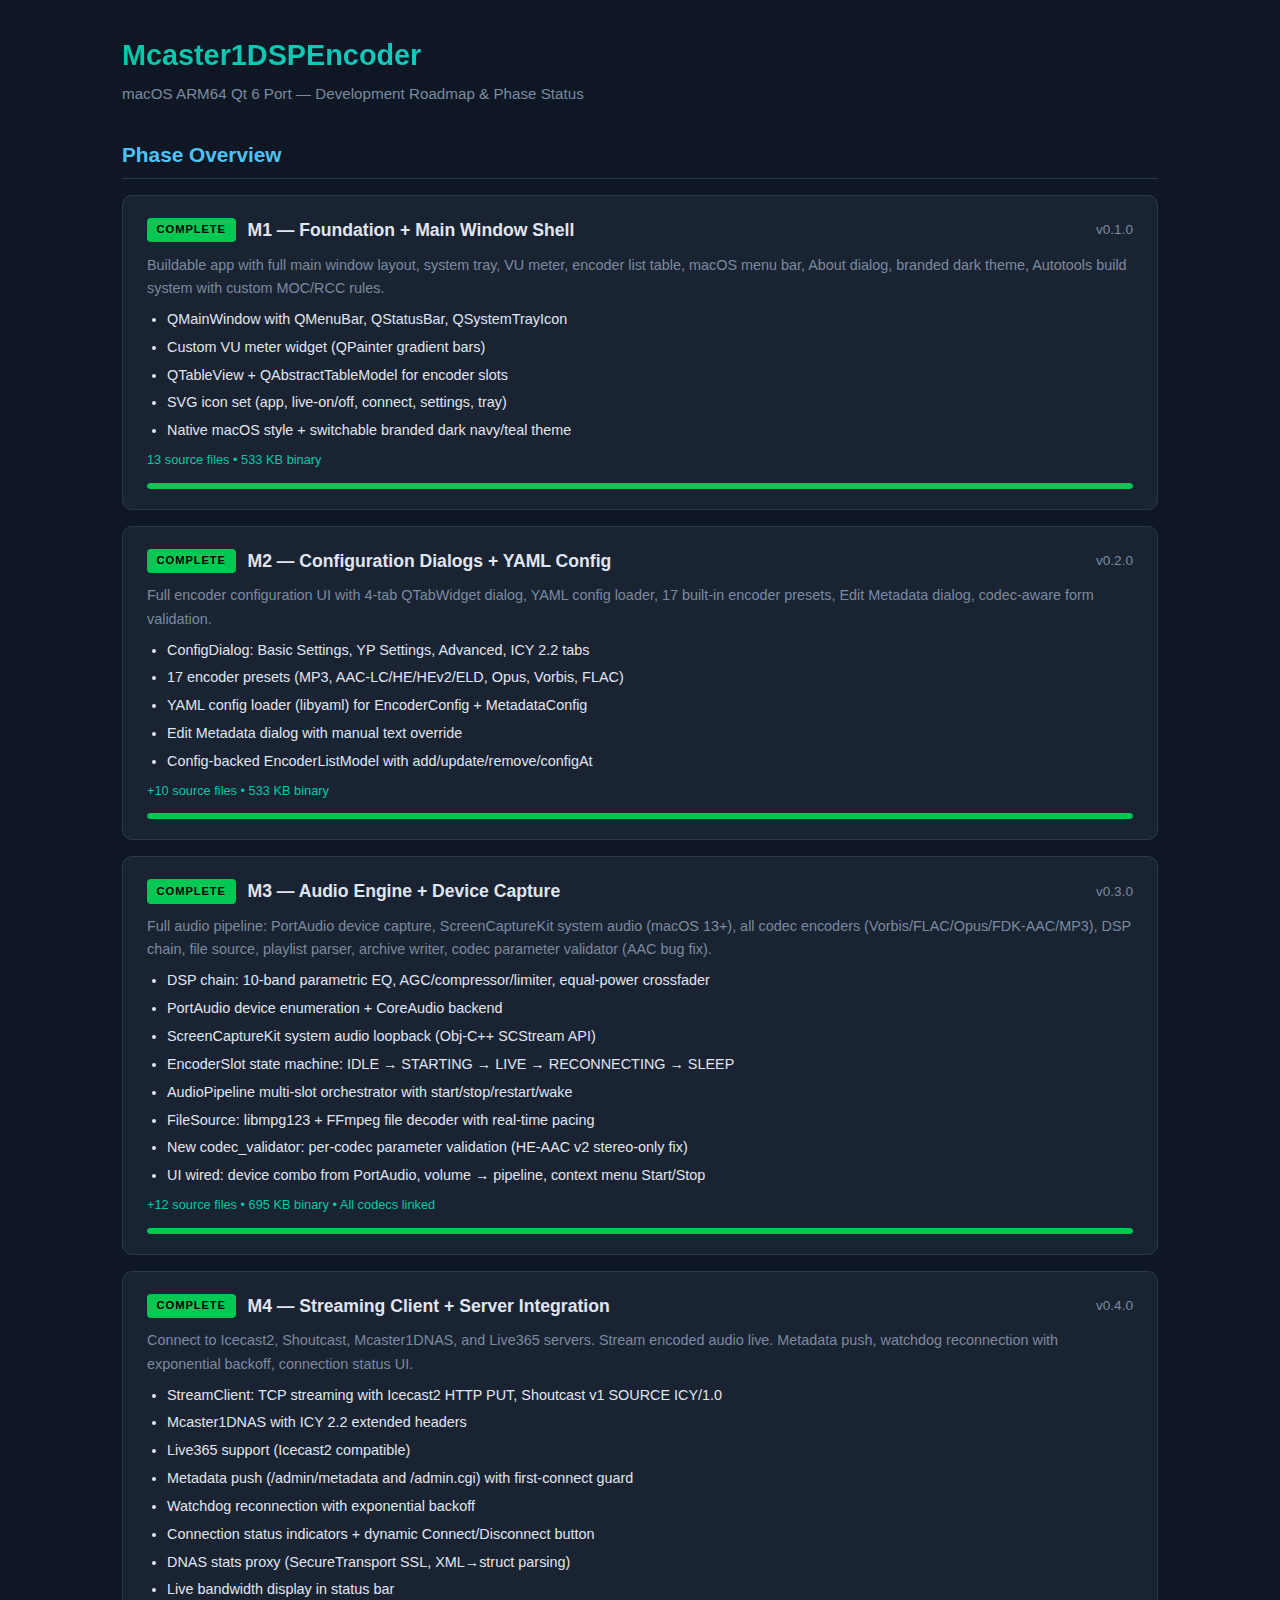
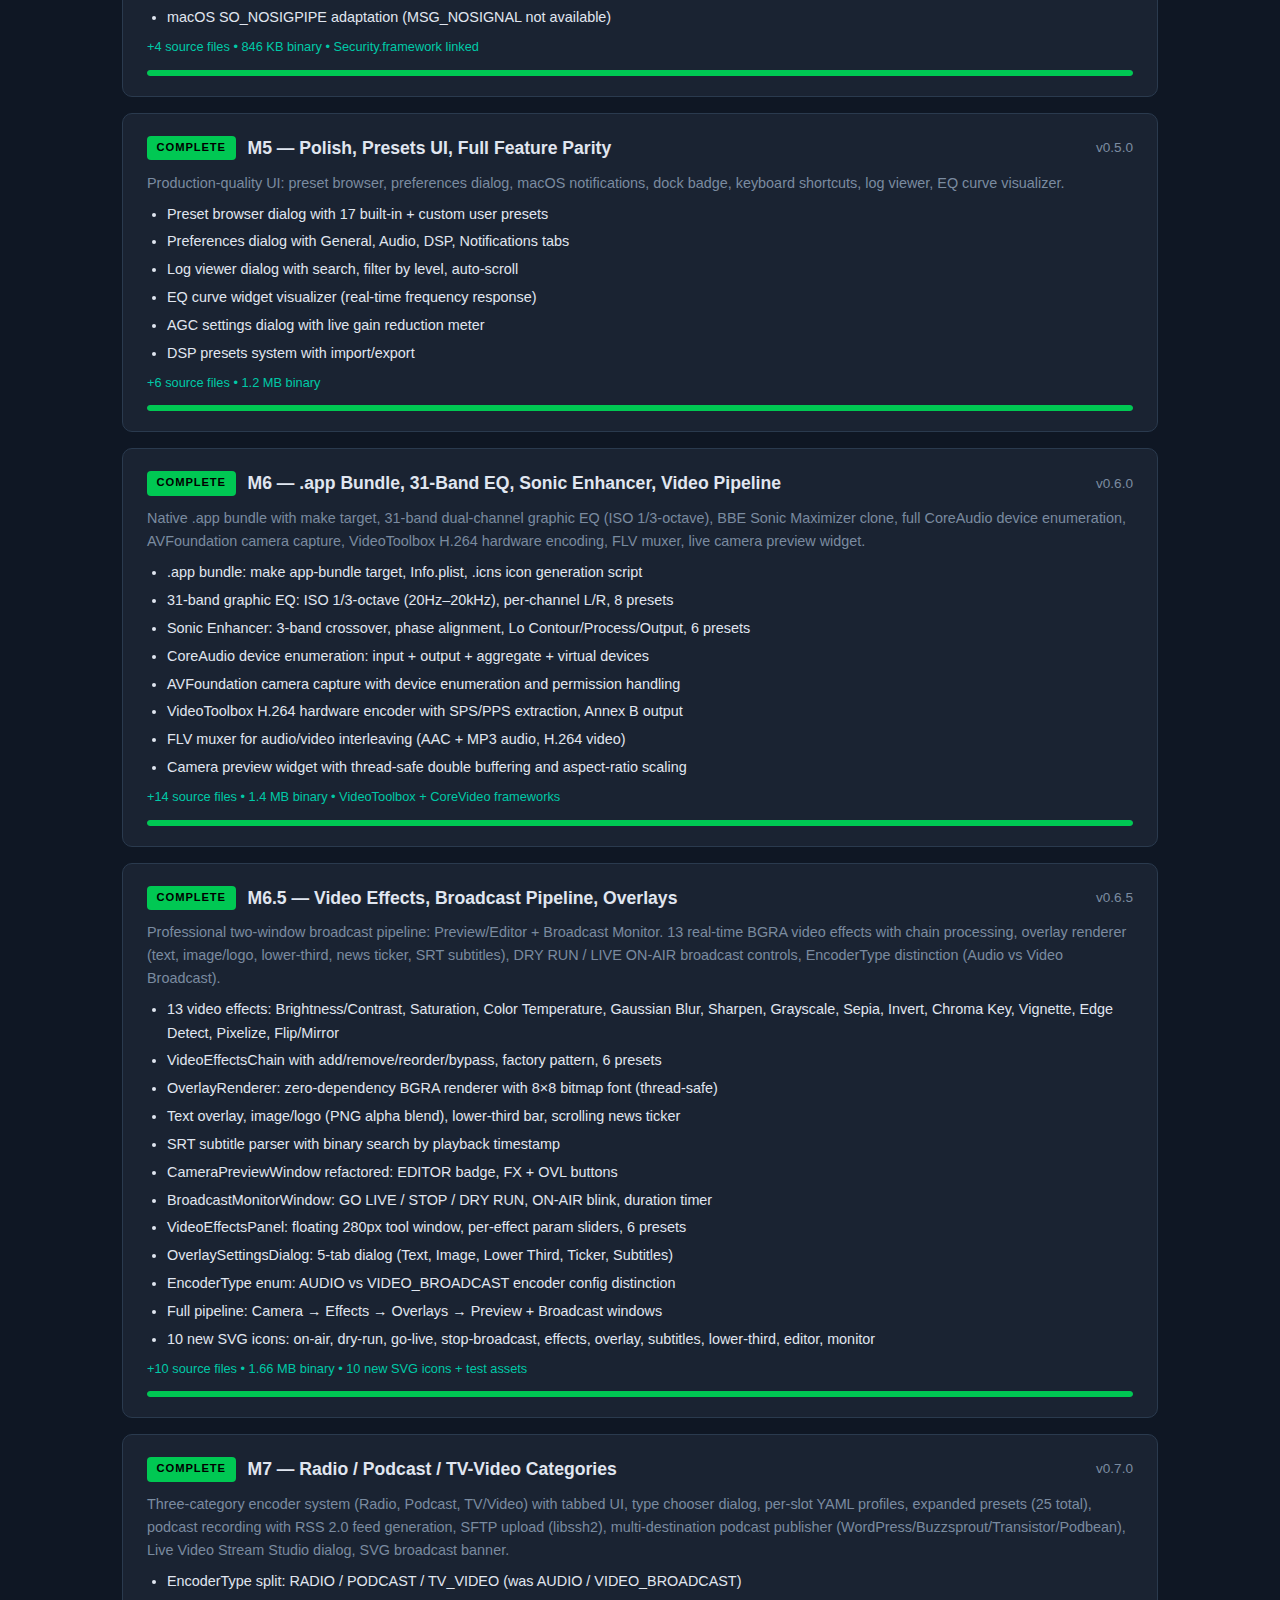
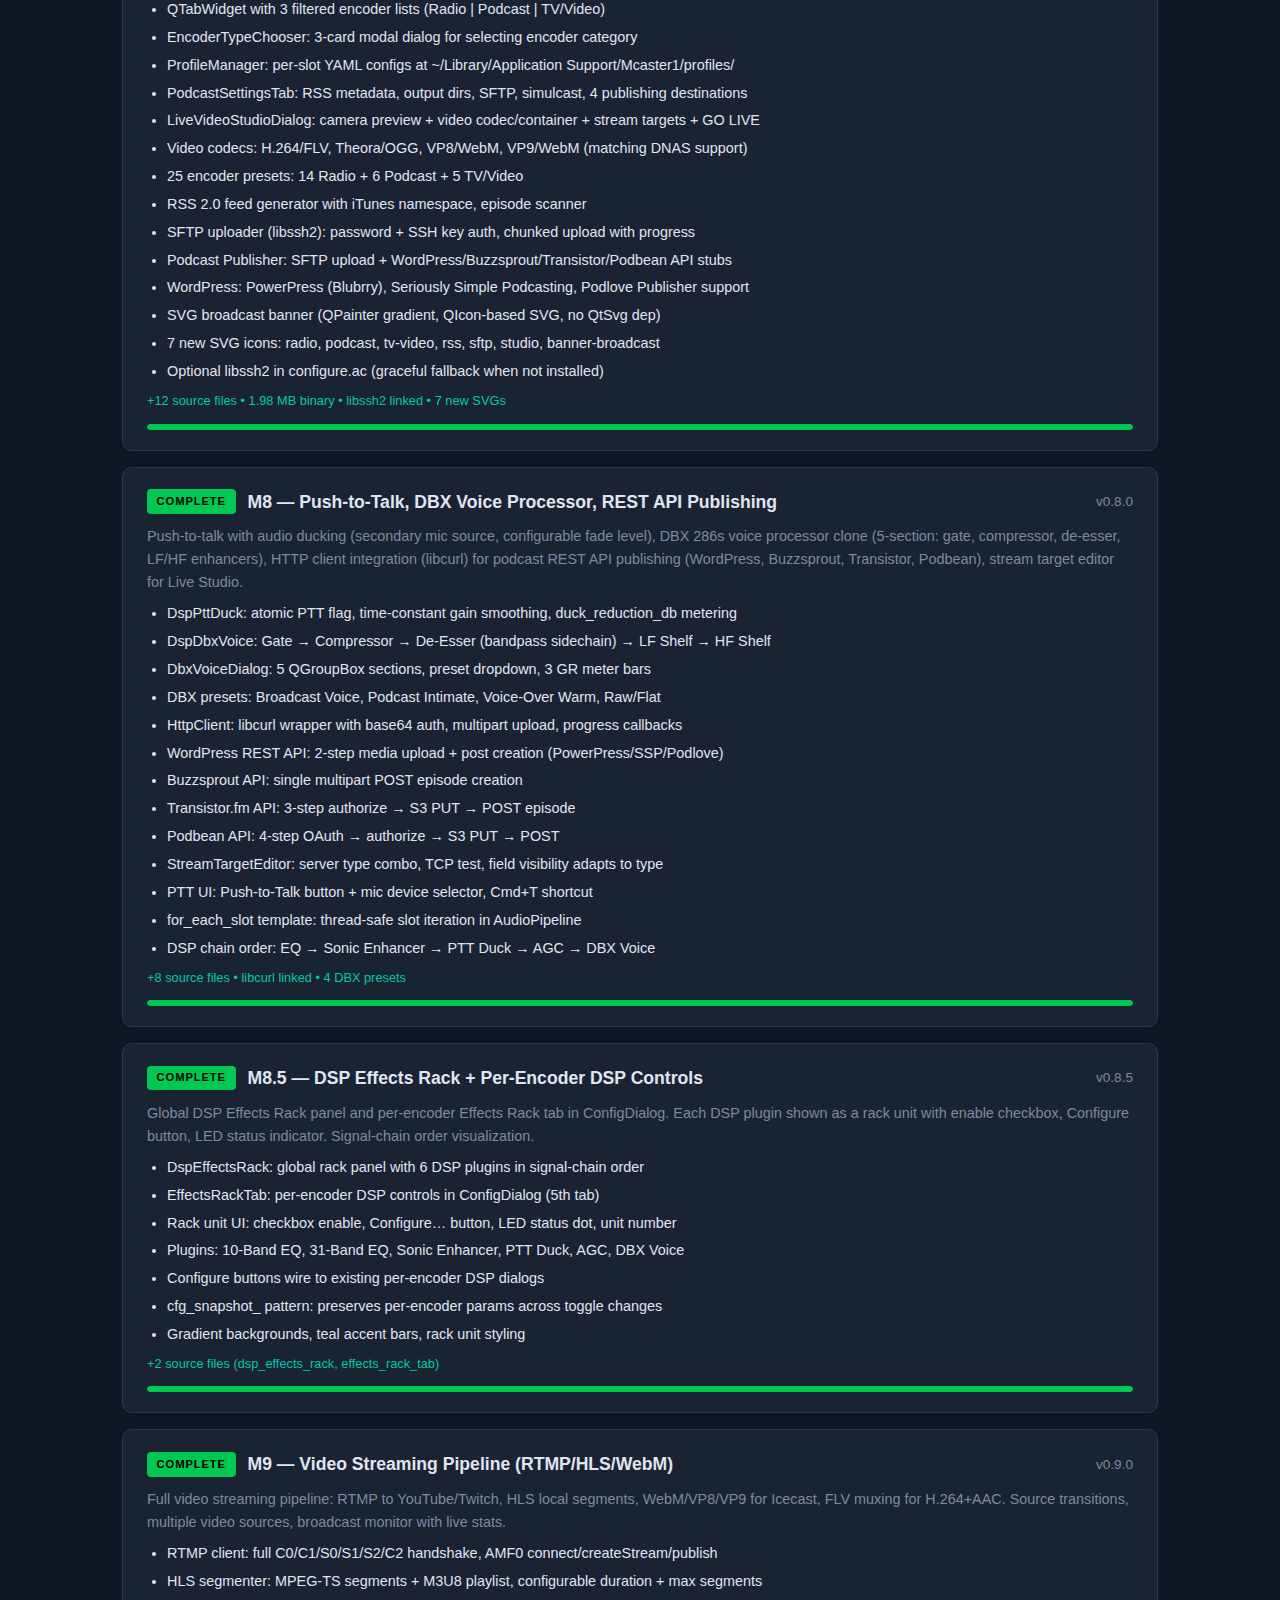
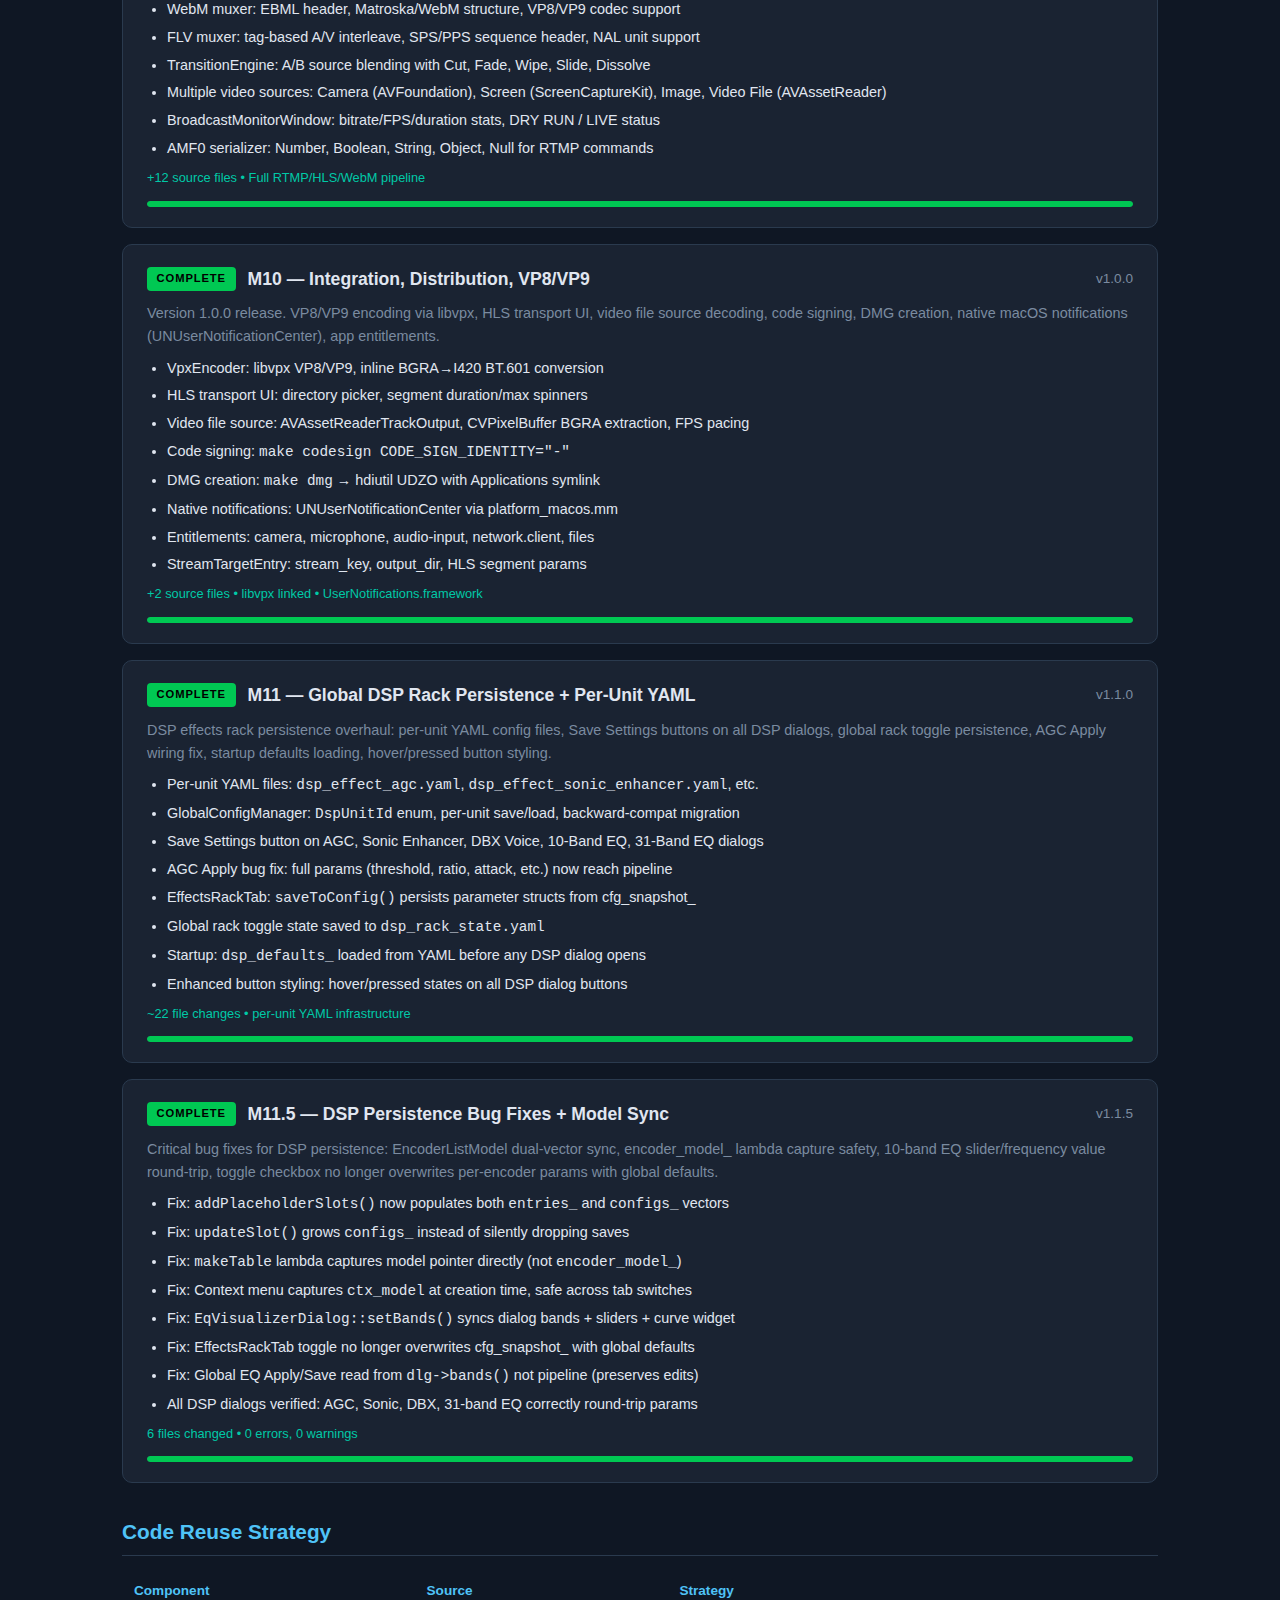
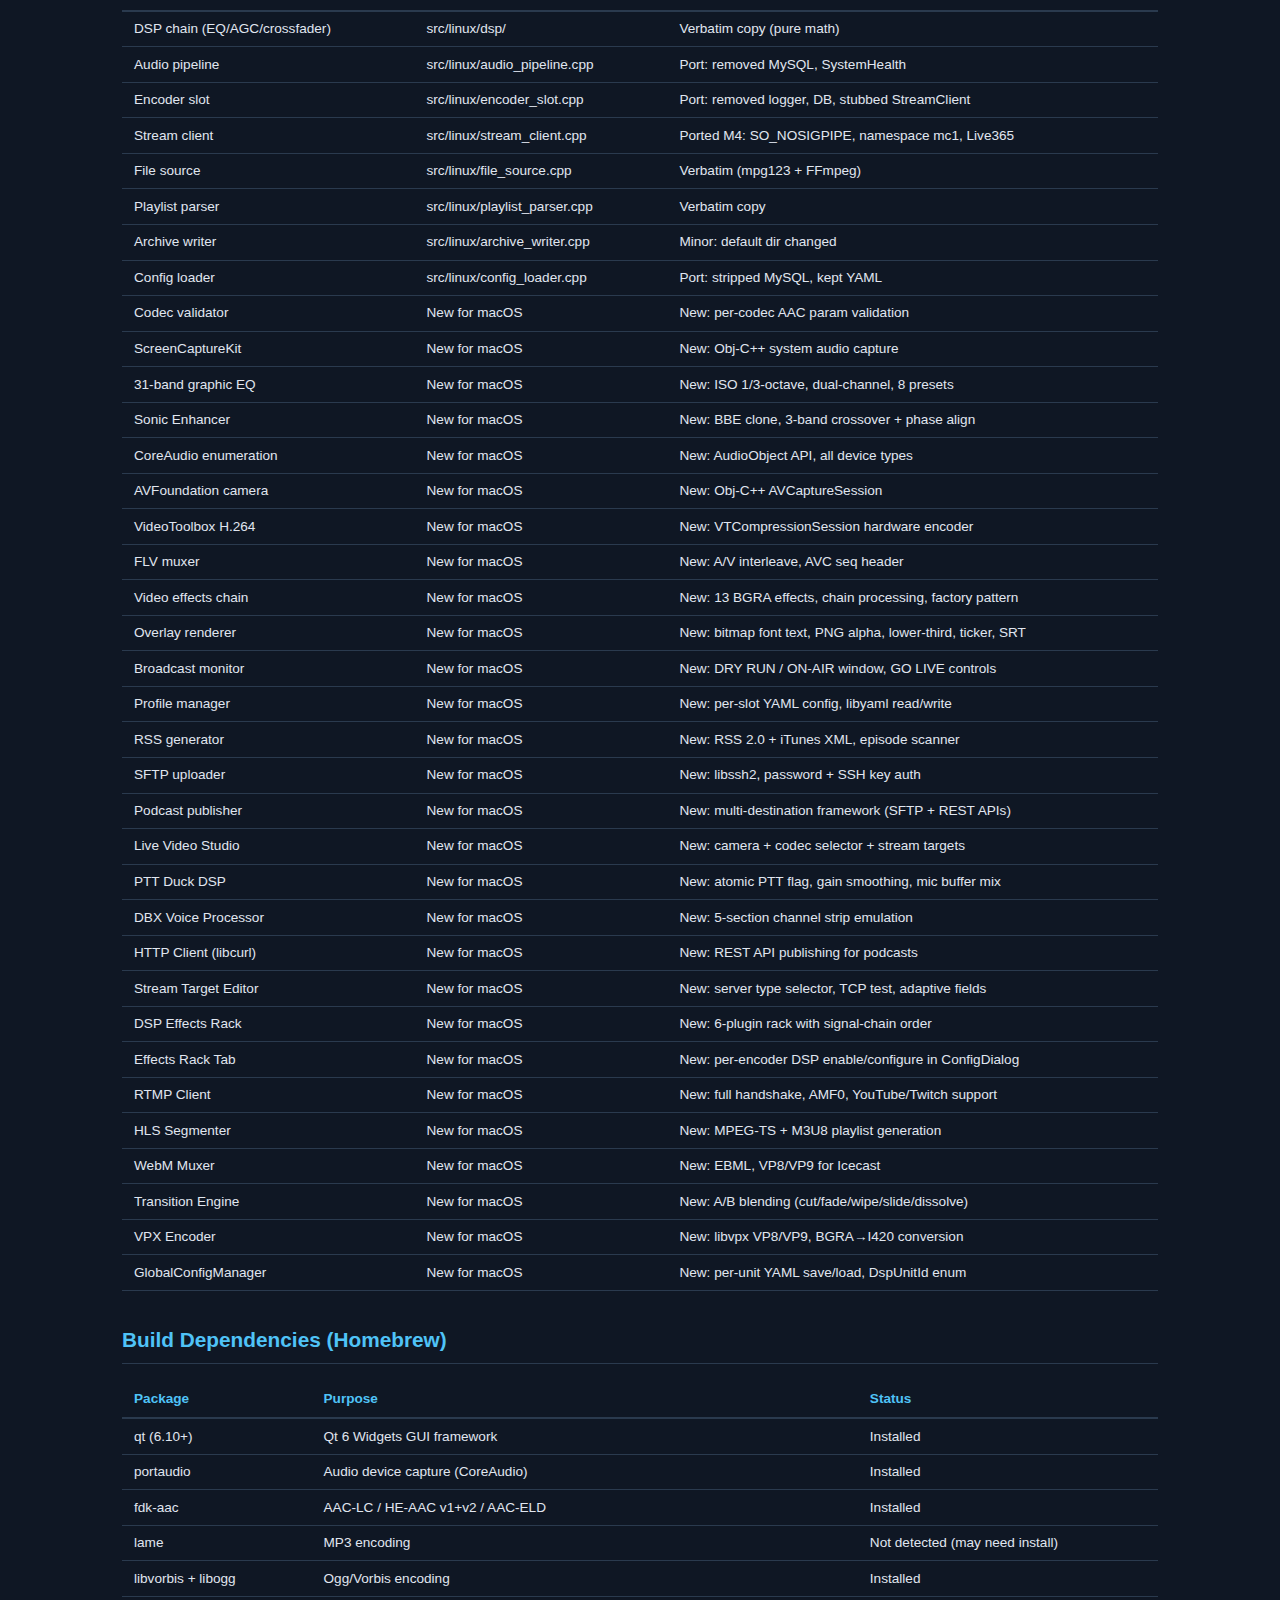
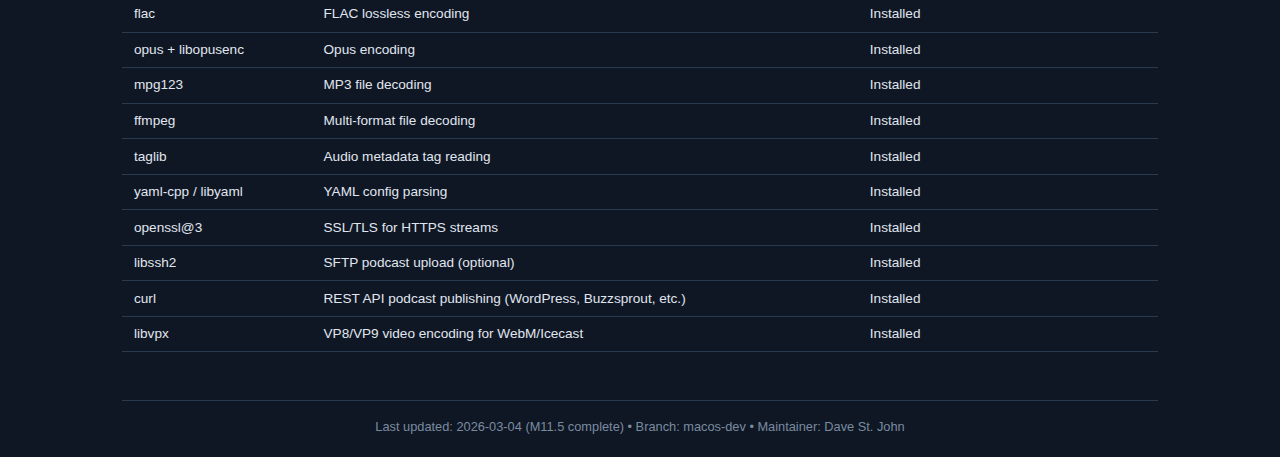
<file: PLANNING-MACOS.html>
<!DOCTYPE html>
<html lang="en">
<head>
<meta charset="UTF-8">
<meta name="viewport" content="width=device-width, initial-scale=1.0">
<title>Mcaster1DSPEncoder — macOS Qt 6 Port Roadmap</title>
<style>
  :root {
    --bg: #0f1724;
    --card-bg: #1a2332;
    --text: #e0e6f0;
    --muted: #7a8ba0;
    --accent: #00c9a7;
    --accent2: #4fc3f7;
    --border: #2a3a4e;
    --complete: #00c853;
    --progress: #ffab00;
    --planned: #546e7a;
    --error: #ff5252;
  }
  * { box-sizing: border-box; margin: 0; padding: 0; }
  body {
    font-family: -apple-system, BlinkMacSystemFont, 'SF Pro Text', 'Helvetica Neue', sans-serif;
    background: var(--bg);
    color: var(--text);
    line-height: 1.6;
    padding: 2rem;
    max-width: 1100px;
    margin: 0 auto;
  }
  h1 {
    font-size: 1.8rem;
    font-weight: 700;
    margin-bottom: 0.25rem;
    background: linear-gradient(135deg, var(--accent), var(--accent2));
    -webkit-background-clip: text;
    -webkit-text-fill-color: transparent;
  }
  .subtitle { color: var(--muted); margin-bottom: 2rem; font-size: 0.95rem; }
  h2 {
    font-size: 1.3rem;
    color: var(--accent2);
    margin: 2rem 0 1rem;
    border-bottom: 1px solid var(--border);
    padding-bottom: 0.4rem;
  }
  .phase-grid { display: flex; flex-direction: column; gap: 1rem; }
  .phase {
    background: var(--card-bg);
    border: 1px solid var(--border);
    border-radius: 10px;
    padding: 1.25rem 1.5rem;
    transition: border-color 0.2s;
  }
  .phase:hover { border-color: var(--accent); }
  .phase-header {
    display: flex;
    align-items: center;
    gap: 0.75rem;
    margin-bottom: 0.6rem;
  }
  .phase-tag {
    font-size: 0.7rem;
    font-weight: 700;
    text-transform: uppercase;
    letter-spacing: 0.08em;
    padding: 0.2rem 0.6rem;
    border-radius: 4px;
    white-space: nowrap;
  }
  .tag-complete { background: var(--complete); color: #000; }
  .tag-progress { background: var(--progress); color: #000; }
  .tag-planned  { background: var(--planned);  color: #fff; }
  .phase-title { font-size: 1.1rem; font-weight: 600; }
  .phase-version { color: var(--muted); font-size: 0.85rem; margin-left: auto; }
  .phase-desc { color: var(--muted); font-size: 0.9rem; margin-bottom: 0.5rem; }
  .phase-files {
    font-size: 0.8rem;
    color: var(--accent);
    margin-top: 0.5rem;
  }
  ul { padding-left: 1.25rem; }
  li { margin-bottom: 0.3rem; font-size: 0.9rem; }
  .progress-bar {
    height: 6px;
    background: var(--border);
    border-radius: 3px;
    margin-top: 0.75rem;
    overflow: hidden;
  }
  .progress-fill {
    height: 100%;
    border-radius: 3px;
    transition: width 0.3s;
  }
  .fill-complete { width: 100%; background: var(--complete); }
  .fill-progress { background: var(--progress); }
  .fill-planned  { width: 0%;   background: var(--planned); }
  table {
    width: 100%;
    border-collapse: collapse;
    margin: 1rem 0;
    font-size: 0.85rem;
  }
  th {
    text-align: left;
    padding: 0.5rem 0.75rem;
    border-bottom: 2px solid var(--border);
    color: var(--accent2);
    font-weight: 600;
  }
  td {
    padding: 0.4rem 0.75rem;
    border-bottom: 1px solid var(--border);
  }
  .timestamp {
    text-align: center;
    color: var(--muted);
    font-size: 0.8rem;
    margin-top: 3rem;
    padding-top: 1rem;
    border-top: 1px solid var(--border);
  }
</style>
</head>
<body>

<h1>Mcaster1DSPEncoder</h1>
<p class="subtitle">macOS ARM64 Qt 6 Port — Development Roadmap &amp; Phase Status</p>

<h2>Phase Overview</h2>

<div class="phase-grid">

  <!-- Phase M1 -->
  <div class="phase">
    <div class="phase-header">
      <span class="phase-tag tag-complete">Complete</span>
      <span class="phase-title">M1 — Foundation + Main Window Shell</span>
      <span class="phase-version">v0.1.0</span>
    </div>
    <p class="phase-desc">
      Buildable app with full main window layout, system tray, VU meter, encoder list table,
      macOS menu bar, About dialog, branded dark theme, Autotools build system with custom MOC/RCC rules.
    </p>
    <ul>
      <li>QMainWindow with QMenuBar, QStatusBar, QSystemTrayIcon</li>
      <li>Custom VU meter widget (QPainter gradient bars)</li>
      <li>QTableView + QAbstractTableModel for encoder slots</li>
      <li>SVG icon set (app, live-on/off, connect, settings, tray)</li>
      <li>Native macOS style + switchable branded dark navy/teal theme</li>
    </ul>
    <p class="phase-files">13 source files &bull; 533 KB binary</p>
    <div class="progress-bar"><div class="progress-fill fill-complete"></div></div>
  </div>

  <!-- Phase M2 -->
  <div class="phase">
    <div class="phase-header">
      <span class="phase-tag tag-complete">Complete</span>
      <span class="phase-title">M2 — Configuration Dialogs + YAML Config</span>
      <span class="phase-version">v0.2.0</span>
    </div>
    <p class="phase-desc">
      Full encoder configuration UI with 4-tab QTabWidget dialog, YAML config loader,
      17 built-in encoder presets, Edit Metadata dialog, codec-aware form validation.
    </p>
    <ul>
      <li>ConfigDialog: Basic Settings, YP Settings, Advanced, ICY 2.2 tabs</li>
      <li>17 encoder presets (MP3, AAC-LC/HE/HEv2/ELD, Opus, Vorbis, FLAC)</li>
      <li>YAML config loader (libyaml) for EncoderConfig + MetadataConfig</li>
      <li>Edit Metadata dialog with manual text override</li>
      <li>Config-backed EncoderListModel with add/update/remove/configAt</li>
    </ul>
    <p class="phase-files">+10 source files &bull; 533 KB binary</p>
    <div class="progress-bar"><div class="progress-fill fill-complete"></div></div>
  </div>

  <!-- Phase M3 -->
  <div class="phase">
    <div class="phase-header">
      <span class="phase-tag tag-complete">Complete</span>
      <span class="phase-title">M3 — Audio Engine + Device Capture</span>
      <span class="phase-version">v0.3.0</span>
    </div>
    <p class="phase-desc">
      Full audio pipeline: PortAudio device capture, ScreenCaptureKit system audio (macOS 13+),
      all codec encoders (Vorbis/FLAC/Opus/FDK-AAC/MP3), DSP chain, file source, playlist parser,
      archive writer, codec parameter validator (AAC bug fix).
    </p>
    <ul>
      <li>DSP chain: 10-band parametric EQ, AGC/compressor/limiter, equal-power crossfader</li>
      <li>PortAudio device enumeration + CoreAudio backend</li>
      <li>ScreenCaptureKit system audio loopback (Obj-C++ SCStream API)</li>
      <li>EncoderSlot state machine: IDLE → STARTING → LIVE → RECONNECTING → SLEEP</li>
      <li>AudioPipeline multi-slot orchestrator with start/stop/restart/wake</li>
      <li>FileSource: libmpg123 + FFmpeg file decoder with real-time pacing</li>
      <li>New codec_validator: per-codec parameter validation (HE-AAC v2 stereo-only fix)</li>
      <li>UI wired: device combo from PortAudio, volume → pipeline, context menu Start/Stop</li>
    </ul>
    <p class="phase-files">+12 source files &bull; 695 KB binary &bull; All codecs linked</p>
    <div class="progress-bar"><div class="progress-fill fill-complete"></div></div>
  </div>

  <!-- Phase M4 -->
  <div class="phase">
    <div class="phase-header">
      <span class="phase-tag tag-complete">Complete</span>
      <span class="phase-title">M4 — Streaming Client + Server Integration</span>
      <span class="phase-version">v0.4.0</span>
    </div>
    <p class="phase-desc">
      Connect to Icecast2, Shoutcast, Mcaster1DNAS, and Live365 servers. Stream encoded audio live.
      Metadata push, watchdog reconnection with exponential backoff, connection status UI.
    </p>
    <ul>
      <li>StreamClient: TCP streaming with Icecast2 HTTP PUT, Shoutcast v1 SOURCE ICY/1.0</li>
      <li>Mcaster1DNAS with ICY 2.2 extended headers</li>
      <li>Live365 support (Icecast2 compatible)</li>
      <li>Metadata push (/admin/metadata and /admin.cgi) with first-connect guard</li>
      <li>Watchdog reconnection with exponential backoff</li>
      <li>Connection status indicators + dynamic Connect/Disconnect button</li>
      <li>DNAS stats proxy (SecureTransport SSL, XML→struct parsing)</li>
      <li>Live bandwidth display in status bar</li>
      <li>macOS SO_NOSIGPIPE adaptation (MSG_NOSIGNAL not available)</li>
    </ul>
    <p class="phase-files">+4 source files &bull; 846 KB binary &bull; Security.framework linked</p>
    <div class="progress-bar"><div class="progress-fill fill-complete"></div></div>
  </div>

  <!-- Phase M5 -->
  <div class="phase">
    <div class="phase-header">
      <span class="phase-tag tag-complete">Complete</span>
      <span class="phase-title">M5 — Polish, Presets UI, Full Feature Parity</span>
      <span class="phase-version">v0.5.0</span>
    </div>
    <p class="phase-desc">
      Production-quality UI: preset browser, preferences dialog, macOS notifications,
      dock badge, keyboard shortcuts, log viewer, EQ curve visualizer.
    </p>
    <ul>
      <li>Preset browser dialog with 17 built-in + custom user presets</li>
      <li>Preferences dialog with General, Audio, DSP, Notifications tabs</li>
      <li>Log viewer dialog with search, filter by level, auto-scroll</li>
      <li>EQ curve widget visualizer (real-time frequency response)</li>
      <li>AGC settings dialog with live gain reduction meter</li>
      <li>DSP presets system with import/export</li>
    </ul>
    <p class="phase-files">+6 source files &bull; 1.2 MB binary</p>
    <div class="progress-bar"><div class="progress-fill fill-complete"></div></div>
  </div>

  <!-- Phase M6 -->
  <div class="phase">
    <div class="phase-header">
      <span class="phase-tag tag-complete">Complete</span>
      <span class="phase-title">M6 — .app Bundle, 31-Band EQ, Sonic Enhancer, Video Pipeline</span>
      <span class="phase-version">v0.6.0</span>
    </div>
    <p class="phase-desc">
      Native .app bundle with make target, 31-band dual-channel graphic EQ (ISO 1/3-octave),
      BBE Sonic Maximizer clone, full CoreAudio device enumeration, AVFoundation camera capture,
      VideoToolbox H.264 hardware encoding, FLV muxer, live camera preview widget.
    </p>
    <ul>
      <li>.app bundle: make app-bundle target, Info.plist, .icns icon generation script</li>
      <li>31-band graphic EQ: ISO 1/3-octave (20Hz–20kHz), per-channel L/R, 8 presets</li>
      <li>Sonic Enhancer: 3-band crossover, phase alignment, Lo Contour/Process/Output, 6 presets</li>
      <li>CoreAudio device enumeration: input + output + aggregate + virtual devices</li>
      <li>AVFoundation camera capture with device enumeration and permission handling</li>
      <li>VideoToolbox H.264 hardware encoder with SPS/PPS extraction, Annex B output</li>
      <li>FLV muxer for audio/video interleaving (AAC + MP3 audio, H.264 video)</li>
      <li>Camera preview widget with thread-safe double buffering and aspect-ratio scaling</li>
    </ul>
    <p class="phase-files">+14 source files &bull; 1.4 MB binary &bull; VideoToolbox + CoreVideo frameworks</p>
    <div class="progress-bar"><div class="progress-fill fill-complete"></div></div>
  </div>

  <!-- Phase M6.5 -->
  <div class="phase">
    <div class="phase-header">
      <span class="phase-tag tag-complete">Complete</span>
      <span class="phase-title">M6.5 — Video Effects, Broadcast Pipeline, Overlays</span>
      <span class="phase-version">v0.6.5</span>
    </div>
    <p class="phase-desc">
      Professional two-window broadcast pipeline: Preview/Editor + Broadcast Monitor.
      13 real-time BGRA video effects with chain processing, overlay renderer (text, image/logo,
      lower-third, news ticker, SRT subtitles), DRY RUN / LIVE ON-AIR broadcast controls,
      EncoderType distinction (Audio vs Video Broadcast).
    </p>
    <ul>
      <li>13 video effects: Brightness/Contrast, Saturation, Color Temperature, Gaussian Blur, Sharpen, Grayscale, Sepia, Invert, Chroma Key, Vignette, Edge Detect, Pixelize, Flip/Mirror</li>
      <li>VideoEffectsChain with add/remove/reorder/bypass, factory pattern, 6 presets</li>
      <li>OverlayRenderer: zero-dependency BGRA renderer with 8&times;8 bitmap font (thread-safe)</li>
      <li>Text overlay, image/logo (PNG alpha blend), lower-third bar, scrolling news ticker</li>
      <li>SRT subtitle parser with binary search by playback timestamp</li>
      <li>CameraPreviewWindow refactored: EDITOR badge, FX + OVL buttons</li>
      <li>BroadcastMonitorWindow: GO LIVE / STOP / DRY RUN, ON-AIR blink, duration timer</li>
      <li>VideoEffectsPanel: floating 280px tool window, per-effect param sliders, 6 presets</li>
      <li>OverlaySettingsDialog: 5-tab dialog (Text, Image, Lower Third, Ticker, Subtitles)</li>
      <li>EncoderType enum: AUDIO vs VIDEO_BROADCAST encoder config distinction</li>
      <li>Full pipeline: Camera &rarr; Effects &rarr; Overlays &rarr; Preview + Broadcast windows</li>
      <li>10 new SVG icons: on-air, dry-run, go-live, stop-broadcast, effects, overlay, subtitles, lower-third, editor, monitor</li>
    </ul>
    <p class="phase-files">+10 source files &bull; 1.66 MB binary &bull; 10 new SVG icons + test assets</p>
    <div class="progress-bar"><div class="progress-fill fill-complete"></div></div>
  </div>

  <!-- Phase M7 -->
  <div class="phase">
    <div class="phase-header">
      <span class="phase-tag tag-complete">Complete</span>
      <span class="phase-title">M7 — Radio / Podcast / TV-Video Categories</span>
      <span class="phase-version">v0.7.0</span>
    </div>
    <p class="phase-desc">
      Three-category encoder system (Radio, Podcast, TV/Video) with tabbed UI, type chooser dialog,
      per-slot YAML profiles, expanded presets (25 total), podcast recording with RSS 2.0 feed generation,
      SFTP upload (libssh2), multi-destination podcast publisher (WordPress/Buzzsprout/Transistor/Podbean),
      Live Video Stream Studio dialog, SVG broadcast banner.
    </p>
    <ul>
      <li>EncoderType split: RADIO / PODCAST / TV_VIDEO (was AUDIO / VIDEO_BROADCAST)</li>
      <li>QTabWidget with 3 filtered encoder lists (Radio | Podcast | TV/Video)</li>
      <li>EncoderTypeChooser: 3-card modal dialog for selecting encoder category</li>
      <li>ProfileManager: per-slot YAML configs at ~/Library/Application Support/Mcaster1/profiles/</li>
      <li>PodcastSettingsTab: RSS metadata, output dirs, SFTP, simulcast, 4 publishing destinations</li>
      <li>LiveVideoStudioDialog: camera preview + video codec/container + stream targets + GO LIVE</li>
      <li>Video codecs: H.264/FLV, Theora/OGG, VP8/WebM, VP9/WebM (matching DNAS support)</li>
      <li>25 encoder presets: 14 Radio + 6 Podcast + 5 TV/Video</li>
      <li>RSS 2.0 feed generator with iTunes namespace, episode scanner</li>
      <li>SFTP uploader (libssh2): password + SSH key auth, chunked upload with progress</li>
      <li>Podcast Publisher: SFTP upload + WordPress/Buzzsprout/Transistor/Podbean API stubs</li>
      <li>WordPress: PowerPress (Blubrry), Seriously Simple Podcasting, Podlove Publisher support</li>
      <li>SVG broadcast banner (QPainter gradient, QIcon-based SVG, no QtSvg dep)</li>
      <li>7 new SVG icons: radio, podcast, tv-video, rss, sftp, studio, banner-broadcast</li>
      <li>Optional libssh2 in configure.ac (graceful fallback when not installed)</li>
    </ul>
    <p class="phase-files">+12 source files &bull; 1.98 MB binary &bull; libssh2 linked &bull; 7 new SVGs</p>
    <div class="progress-bar"><div class="progress-fill fill-complete"></div></div>
  </div>

  <!-- Phase M8 -->
  <div class="phase">
    <div class="phase-header">
      <span class="phase-tag tag-complete">Complete</span>
      <span class="phase-title">M8 — Push-to-Talk, DBX Voice Processor, REST API Publishing</span>
      <span class="phase-version">v0.8.0</span>
    </div>
    <p class="phase-desc">
      Push-to-talk with audio ducking (secondary mic source, configurable fade level),
      DBX 286s voice processor clone (5-section: gate, compressor, de-esser, LF/HF enhancers),
      HTTP client integration (libcurl) for podcast REST API publishing
      (WordPress, Buzzsprout, Transistor, Podbean), stream target editor for Live Studio.
    </p>
    <ul>
      <li>DspPttDuck: atomic PTT flag, time-constant gain smoothing, duck_reduction_db metering</li>
      <li>DspDbxVoice: Gate &rarr; Compressor &rarr; De-Esser (bandpass sidechain) &rarr; LF Shelf &rarr; HF Shelf</li>
      <li>DbxVoiceDialog: 5 QGroupBox sections, preset dropdown, 3 GR meter bars</li>
      <li>DBX presets: Broadcast Voice, Podcast Intimate, Voice-Over Warm, Raw/Flat</li>
      <li>HttpClient: libcurl wrapper with base64 auth, multipart upload, progress callbacks</li>
      <li>WordPress REST API: 2-step media upload + post creation (PowerPress/SSP/Podlove)</li>
      <li>Buzzsprout API: single multipart POST episode creation</li>
      <li>Transistor.fm API: 3-step authorize &rarr; S3 PUT &rarr; POST episode</li>
      <li>Podbean API: 4-step OAuth &rarr; authorize &rarr; S3 PUT &rarr; POST</li>
      <li>StreamTargetEditor: server type combo, TCP test, field visibility adapts to type</li>
      <li>PTT UI: Push-to-Talk button + mic device selector, Cmd+T shortcut</li>
      <li>for_each_slot template: thread-safe slot iteration in AudioPipeline</li>
      <li>DSP chain order: EQ &rarr; Sonic Enhancer &rarr; PTT Duck &rarr; AGC &rarr; DBX Voice</li>
    </ul>
    <p class="phase-files">+8 source files &bull; libcurl linked &bull; 4 DBX presets</p>
    <div class="progress-bar"><div class="progress-fill fill-complete"></div></div>
  </div>

  <!-- Phase M8.5 -->
  <div class="phase">
    <div class="phase-header">
      <span class="phase-tag tag-complete">Complete</span>
      <span class="phase-title">M8.5 — DSP Effects Rack + Per-Encoder DSP Controls</span>
      <span class="phase-version">v0.8.5</span>
    </div>
    <p class="phase-desc">
      Global DSP Effects Rack panel and per-encoder Effects Rack tab in ConfigDialog.
      Each DSP plugin shown as a rack unit with enable checkbox, Configure button,
      LED status indicator. Signal-chain order visualization.
    </p>
    <ul>
      <li>DspEffectsRack: global rack panel with 6 DSP plugins in signal-chain order</li>
      <li>EffectsRackTab: per-encoder DSP controls in ConfigDialog (5th tab)</li>
      <li>Rack unit UI: checkbox enable, Configure&hellip; button, LED status dot, unit number</li>
      <li>Plugins: 10-Band EQ, 31-Band EQ, Sonic Enhancer, PTT Duck, AGC, DBX Voice</li>
      <li>Configure buttons wire to existing per-encoder DSP dialogs</li>
      <li>cfg_snapshot_ pattern: preserves per-encoder params across toggle changes</li>
      <li>Gradient backgrounds, teal accent bars, rack unit styling</li>
    </ul>
    <p class="phase-files">+2 source files (dsp_effects_rack, effects_rack_tab)</p>
    <div class="progress-bar"><div class="progress-fill fill-complete"></div></div>
  </div>

  <!-- Phase M9 -->
  <div class="phase">
    <div class="phase-header">
      <span class="phase-tag tag-complete">Complete</span>
      <span class="phase-title">M9 — Video Streaming Pipeline (RTMP/HLS/WebM)</span>
      <span class="phase-version">v0.9.0</span>
    </div>
    <p class="phase-desc">
      Full video streaming pipeline: RTMP to YouTube/Twitch, HLS local segments,
      WebM/VP8/VP9 for Icecast, FLV muxing for H.264+AAC. Source transitions,
      multiple video sources, broadcast monitor with live stats.
    </p>
    <ul>
      <li>RTMP client: full C0/C1/S0/S1/S2/C2 handshake, AMF0 connect/createStream/publish</li>
      <li>HLS segmenter: MPEG-TS segments + M3U8 playlist, configurable duration + max segments</li>
      <li>WebM muxer: EBML header, Matroska/WebM structure, VP8/VP9 codec support</li>
      <li>FLV muxer: tag-based A/V interleave, SPS/PPS sequence header, NAL unit support</li>
      <li>TransitionEngine: A/B source blending with Cut, Fade, Wipe, Slide, Dissolve</li>
      <li>Multiple video sources: Camera (AVFoundation), Screen (ScreenCaptureKit), Image, Video File (AVAssetReader)</li>
      <li>BroadcastMonitorWindow: bitrate/FPS/duration stats, DRY RUN / LIVE status</li>
      <li>AMF0 serializer: Number, Boolean, String, Object, Null for RTMP commands</li>
    </ul>
    <p class="phase-files">+12 source files &bull; Full RTMP/HLS/WebM pipeline</p>
    <div class="progress-bar"><div class="progress-fill fill-complete"></div></div>
  </div>

  <!-- Phase M10 -->
  <div class="phase">
    <div class="phase-header">
      <span class="phase-tag tag-complete">Complete</span>
      <span class="phase-title">M10 — Integration, Distribution, VP8/VP9</span>
      <span class="phase-version">v1.0.0</span>
    </div>
    <p class="phase-desc">
      Version 1.0.0 release. VP8/VP9 encoding via libvpx, HLS transport UI,
      video file source decoding, code signing, DMG creation, native macOS
      notifications (UNUserNotificationCenter), app entitlements.
    </p>
    <ul>
      <li>VpxEncoder: libvpx VP8/VP9, inline BGRA&rarr;I420 BT.601 conversion</li>
      <li>HLS transport UI: directory picker, segment duration/max spinners</li>
      <li>Video file source: AVAssetReaderTrackOutput, CVPixelBuffer BGRA extraction, FPS pacing</li>
      <li>Code signing: <code>make codesign CODE_SIGN_IDENTITY="-"</code></li>
      <li>DMG creation: <code>make dmg</code> &rarr; hdiutil UDZO with Applications symlink</li>
      <li>Native notifications: UNUserNotificationCenter via platform_macos.mm</li>
      <li>Entitlements: camera, microphone, audio-input, network.client, files</li>
      <li>StreamTargetEntry: stream_key, output_dir, HLS segment params</li>
    </ul>
    <p class="phase-files">+2 source files &bull; libvpx linked &bull; UserNotifications.framework</p>
    <div class="progress-bar"><div class="progress-fill fill-complete"></div></div>
  </div>

  <!-- Phase M11 -->
  <div class="phase">
    <div class="phase-header">
      <span class="phase-tag tag-complete">Complete</span>
      <span class="phase-title">M11 — Global DSP Rack Persistence + Per-Unit YAML</span>
      <span class="phase-version">v1.1.0</span>
    </div>
    <p class="phase-desc">
      DSP effects rack persistence overhaul: per-unit YAML config files, Save Settings buttons
      on all DSP dialogs, global rack toggle persistence, AGC Apply wiring fix,
      startup defaults loading, hover/pressed button styling.
    </p>
    <ul>
      <li>Per-unit YAML files: <code>dsp_effect_agc.yaml</code>, <code>dsp_effect_sonic_enhancer.yaml</code>, etc.</li>
      <li>GlobalConfigManager: <code>DspUnitId</code> enum, per-unit save/load, backward-compat migration</li>
      <li>Save Settings button on AGC, Sonic Enhancer, DBX Voice, 10-Band EQ, 31-Band EQ dialogs</li>
      <li>AGC Apply bug fix: full params (threshold, ratio, attack, etc.) now reach pipeline</li>
      <li>EffectsRackTab: <code>saveToConfig()</code> persists parameter structs from cfg_snapshot_</li>
      <li>Global rack toggle state saved to <code>dsp_rack_state.yaml</code></li>
      <li>Startup: <code>dsp_defaults_</code> loaded from YAML before any DSP dialog opens</li>
      <li>Enhanced button styling: hover/pressed states on all DSP dialog buttons</li>
    </ul>
    <p class="phase-files">~22 file changes &bull; per-unit YAML infrastructure</p>
    <div class="progress-bar"><div class="progress-fill fill-complete"></div></div>
  </div>

  <!-- Phase M11.5 -->
  <div class="phase">
    <div class="phase-header">
      <span class="phase-tag tag-complete">Complete</span>
      <span class="phase-title">M11.5 — DSP Persistence Bug Fixes + Model Sync</span>
      <span class="phase-version">v1.1.5</span>
    </div>
    <p class="phase-desc">
      Critical bug fixes for DSP persistence: EncoderListModel dual-vector sync,
      encoder_model_ lambda capture safety, 10-band EQ slider/frequency value round-trip,
      toggle checkbox no longer overwrites per-encoder params with global defaults.
    </p>
    <ul>
      <li>Fix: <code>addPlaceholderSlots()</code> now populates both <code>entries_</code> and <code>configs_</code> vectors</li>
      <li>Fix: <code>updateSlot()</code> grows <code>configs_</code> instead of silently dropping saves</li>
      <li>Fix: <code>makeTable</code> lambda captures model pointer directly (not <code>encoder_model_</code>)</li>
      <li>Fix: Context menu captures <code>ctx_model</code> at creation time, safe across tab switches</li>
      <li>Fix: <code>EqVisualizerDialog::setBands()</code> syncs dialog bands + sliders + curve widget</li>
      <li>Fix: EffectsRackTab toggle no longer overwrites cfg_snapshot_ with global defaults</li>
      <li>Fix: Global EQ Apply/Save read from <code>dlg-&gt;bands()</code> not pipeline (preserves edits)</li>
      <li>All DSP dialogs verified: AGC, Sonic, DBX, 31-band EQ correctly round-trip params</li>
    </ul>
    <p class="phase-files">6 files changed &bull; 0 errors, 0 warnings</p>
    <div class="progress-bar"><div class="progress-fill fill-complete"></div></div>
  </div>

</div>

<h2>Code Reuse Strategy</h2>
<table>
  <tr><th>Component</th><th>Source</th><th>Strategy</th></tr>
  <tr><td>DSP chain (EQ/AGC/crossfader)</td><td>src/linux/dsp/</td><td>Verbatim copy (pure math)</td></tr>
  <tr><td>Audio pipeline</td><td>src/linux/audio_pipeline.cpp</td><td>Port: removed MySQL, SystemHealth</td></tr>
  <tr><td>Encoder slot</td><td>src/linux/encoder_slot.cpp</td><td>Port: removed logger, DB, stubbed StreamClient</td></tr>
  <tr><td>Stream client</td><td>src/linux/stream_client.cpp</td><td>Ported M4: SO_NOSIGPIPE, namespace mc1, Live365</td></tr>
  <tr><td>File source</td><td>src/linux/file_source.cpp</td><td>Verbatim (mpg123 + FFmpeg)</td></tr>
  <tr><td>Playlist parser</td><td>src/linux/playlist_parser.cpp</td><td>Verbatim copy</td></tr>
  <tr><td>Archive writer</td><td>src/linux/archive_writer.cpp</td><td>Minor: default dir changed</td></tr>
  <tr><td>Config loader</td><td>src/linux/config_loader.cpp</td><td>Port: stripped MySQL, kept YAML</td></tr>
  <tr><td>Codec validator</td><td>New for macOS</td><td>New: per-codec AAC param validation</td></tr>
  <tr><td>ScreenCaptureKit</td><td>New for macOS</td><td>New: Obj-C++ system audio capture</td></tr>
  <tr><td>31-band graphic EQ</td><td>New for macOS</td><td>New: ISO 1/3-octave, dual-channel, 8 presets</td></tr>
  <tr><td>Sonic Enhancer</td><td>New for macOS</td><td>New: BBE clone, 3-band crossover + phase align</td></tr>
  <tr><td>CoreAudio enumeration</td><td>New for macOS</td><td>New: AudioObject API, all device types</td></tr>
  <tr><td>AVFoundation camera</td><td>New for macOS</td><td>New: Obj-C++ AVCaptureSession</td></tr>
  <tr><td>VideoToolbox H.264</td><td>New for macOS</td><td>New: VTCompressionSession hardware encoder</td></tr>
  <tr><td>FLV muxer</td><td>New for macOS</td><td>New: A/V interleave, AVC seq header</td></tr>
  <tr><td>Video effects chain</td><td>New for macOS</td><td>New: 13 BGRA effects, chain processing, factory pattern</td></tr>
  <tr><td>Overlay renderer</td><td>New for macOS</td><td>New: bitmap font text, PNG alpha, lower-third, ticker, SRT</td></tr>
  <tr><td>Broadcast monitor</td><td>New for macOS</td><td>New: DRY RUN / ON-AIR window, GO LIVE controls</td></tr>
  <tr><td>Profile manager</td><td>New for macOS</td><td>New: per-slot YAML config, libyaml read/write</td></tr>
  <tr><td>RSS generator</td><td>New for macOS</td><td>New: RSS 2.0 + iTunes XML, episode scanner</td></tr>
  <tr><td>SFTP uploader</td><td>New for macOS</td><td>New: libssh2, password + SSH key auth</td></tr>
  <tr><td>Podcast publisher</td><td>New for macOS</td><td>New: multi-destination framework (SFTP + REST APIs)</td></tr>
  <tr><td>Live Video Studio</td><td>New for macOS</td><td>New: camera + codec selector + stream targets</td></tr>
  <tr><td>PTT Duck DSP</td><td>New for macOS</td><td>New: atomic PTT flag, gain smoothing, mic buffer mix</td></tr>
  <tr><td>DBX Voice Processor</td><td>New for macOS</td><td>New: 5-section channel strip emulation</td></tr>
  <tr><td>HTTP Client (libcurl)</td><td>New for macOS</td><td>New: REST API publishing for podcasts</td></tr>
  <tr><td>Stream Target Editor</td><td>New for macOS</td><td>New: server type selector, TCP test, adaptive fields</td></tr>
  <tr><td>DSP Effects Rack</td><td>New for macOS</td><td>New: 6-plugin rack with signal-chain order</td></tr>
  <tr><td>Effects Rack Tab</td><td>New for macOS</td><td>New: per-encoder DSP enable/configure in ConfigDialog</td></tr>
  <tr><td>RTMP Client</td><td>New for macOS</td><td>New: full handshake, AMF0, YouTube/Twitch support</td></tr>
  <tr><td>HLS Segmenter</td><td>New for macOS</td><td>New: MPEG-TS + M3U8 playlist generation</td></tr>
  <tr><td>WebM Muxer</td><td>New for macOS</td><td>New: EBML, VP8/VP9 for Icecast</td></tr>
  <tr><td>Transition Engine</td><td>New for macOS</td><td>New: A/B blending (cut/fade/wipe/slide/dissolve)</td></tr>
  <tr><td>VPX Encoder</td><td>New for macOS</td><td>New: libvpx VP8/VP9, BGRA→I420 conversion</td></tr>
  <tr><td>GlobalConfigManager</td><td>New for macOS</td><td>New: per-unit YAML save/load, DspUnitId enum</td></tr>
</table>

<h2>Build Dependencies (Homebrew)</h2>
<table>
  <tr><th>Package</th><th>Purpose</th><th>Status</th></tr>
  <tr><td>qt (6.10+)</td><td>Qt 6 Widgets GUI framework</td><td>Installed</td></tr>
  <tr><td>portaudio</td><td>Audio device capture (CoreAudio)</td><td>Installed</td></tr>
  <tr><td>fdk-aac</td><td>AAC-LC / HE-AAC v1+v2 / AAC-ELD</td><td>Installed</td></tr>
  <tr><td>lame</td><td>MP3 encoding</td><td>Not detected (may need install)</td></tr>
  <tr><td>libvorbis + libogg</td><td>Ogg/Vorbis encoding</td><td>Installed</td></tr>
  <tr><td>flac</td><td>FLAC lossless encoding</td><td>Installed</td></tr>
  <tr><td>opus + libopusenc</td><td>Opus encoding</td><td>Installed</td></tr>
  <tr><td>mpg123</td><td>MP3 file decoding</td><td>Installed</td></tr>
  <tr><td>ffmpeg</td><td>Multi-format file decoding</td><td>Installed</td></tr>
  <tr><td>taglib</td><td>Audio metadata tag reading</td><td>Installed</td></tr>
  <tr><td>yaml-cpp / libyaml</td><td>YAML config parsing</td><td>Installed</td></tr>
  <tr><td>openssl@3</td><td>SSL/TLS for HTTPS streams</td><td>Installed</td></tr>
  <tr><td>libssh2</td><td>SFTP podcast upload (optional)</td><td>Installed</td></tr>
  <tr><td>curl</td><td>REST API podcast publishing (WordPress, Buzzsprout, etc.)</td><td>Installed</td></tr>
  <tr><td>libvpx</td><td>VP8/VP9 video encoding for WebM/Icecast</td><td>Installed</td></tr>
</table>

<p class="timestamp">
  Last updated: 2026-03-04 (M11.5 complete) &bull; Branch: macos-dev &bull; Maintainer: Dave St. John
</p>

</body>
</html>
</file>
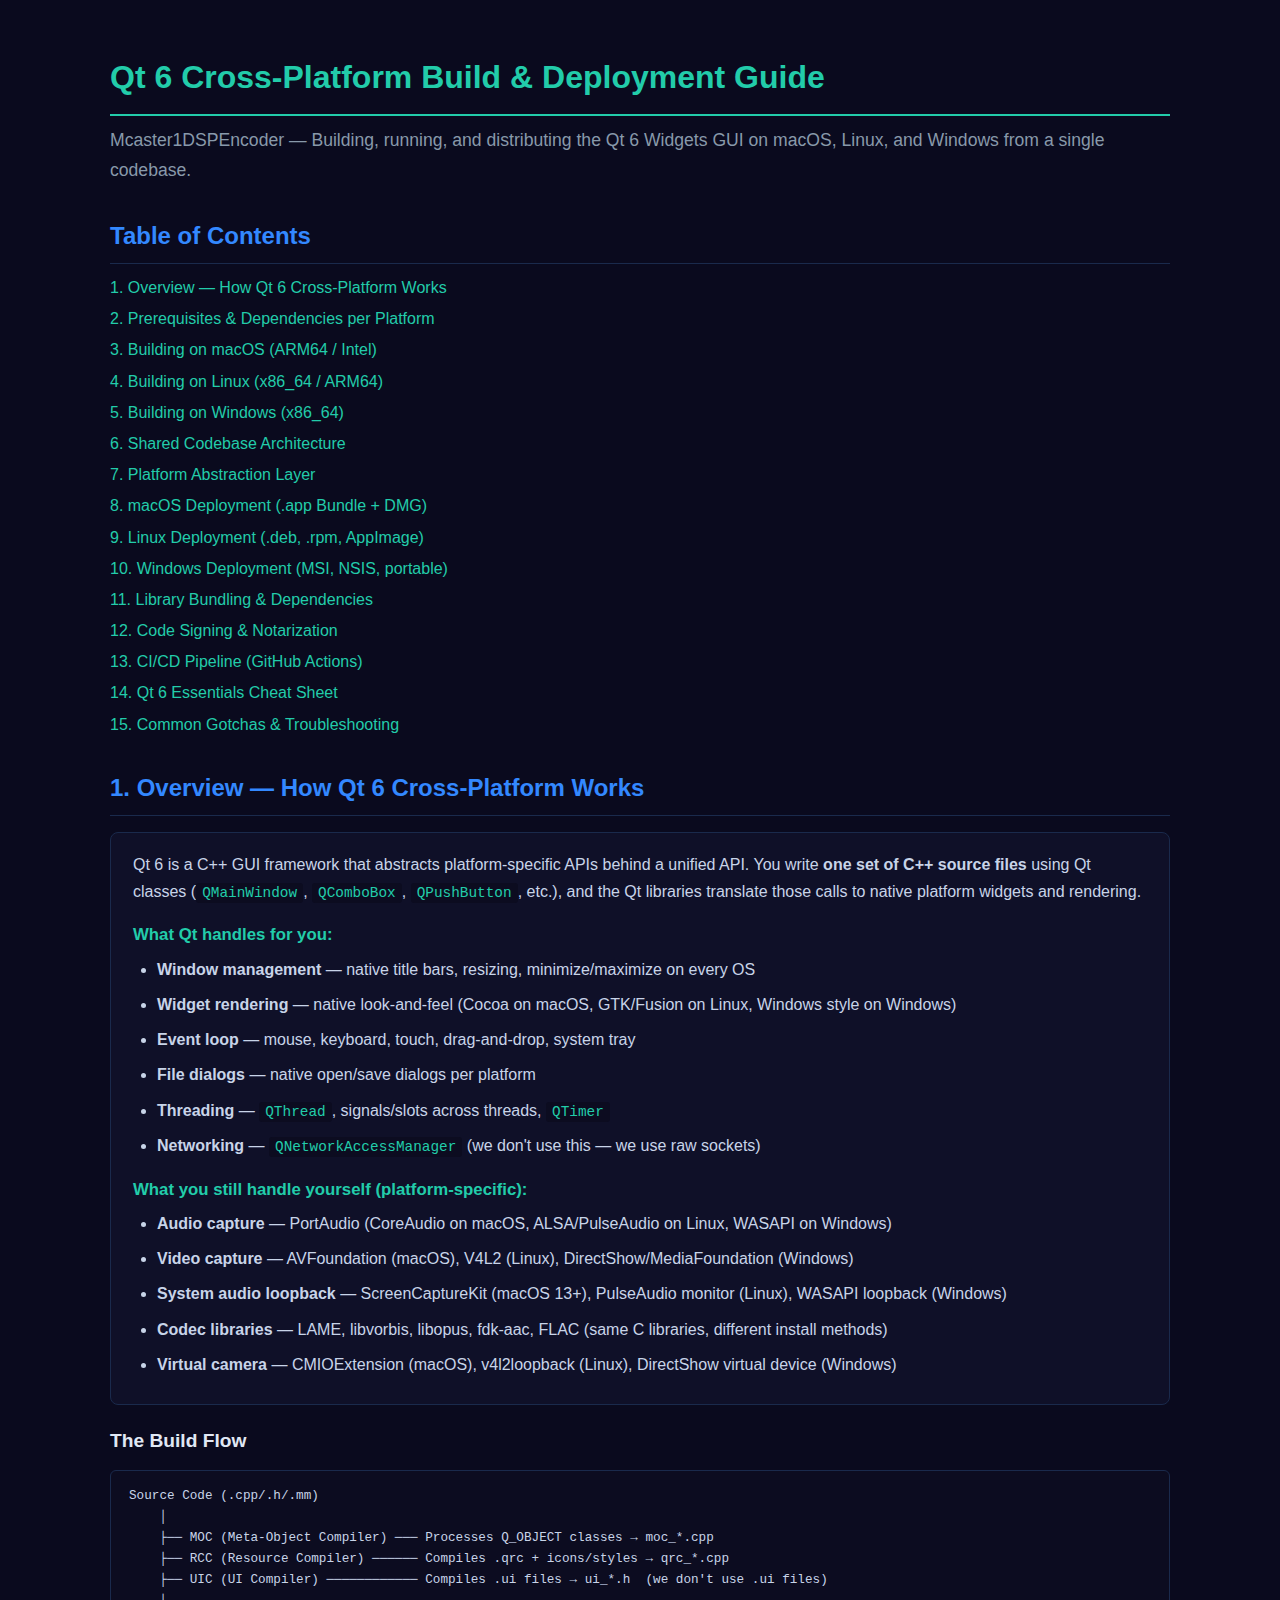
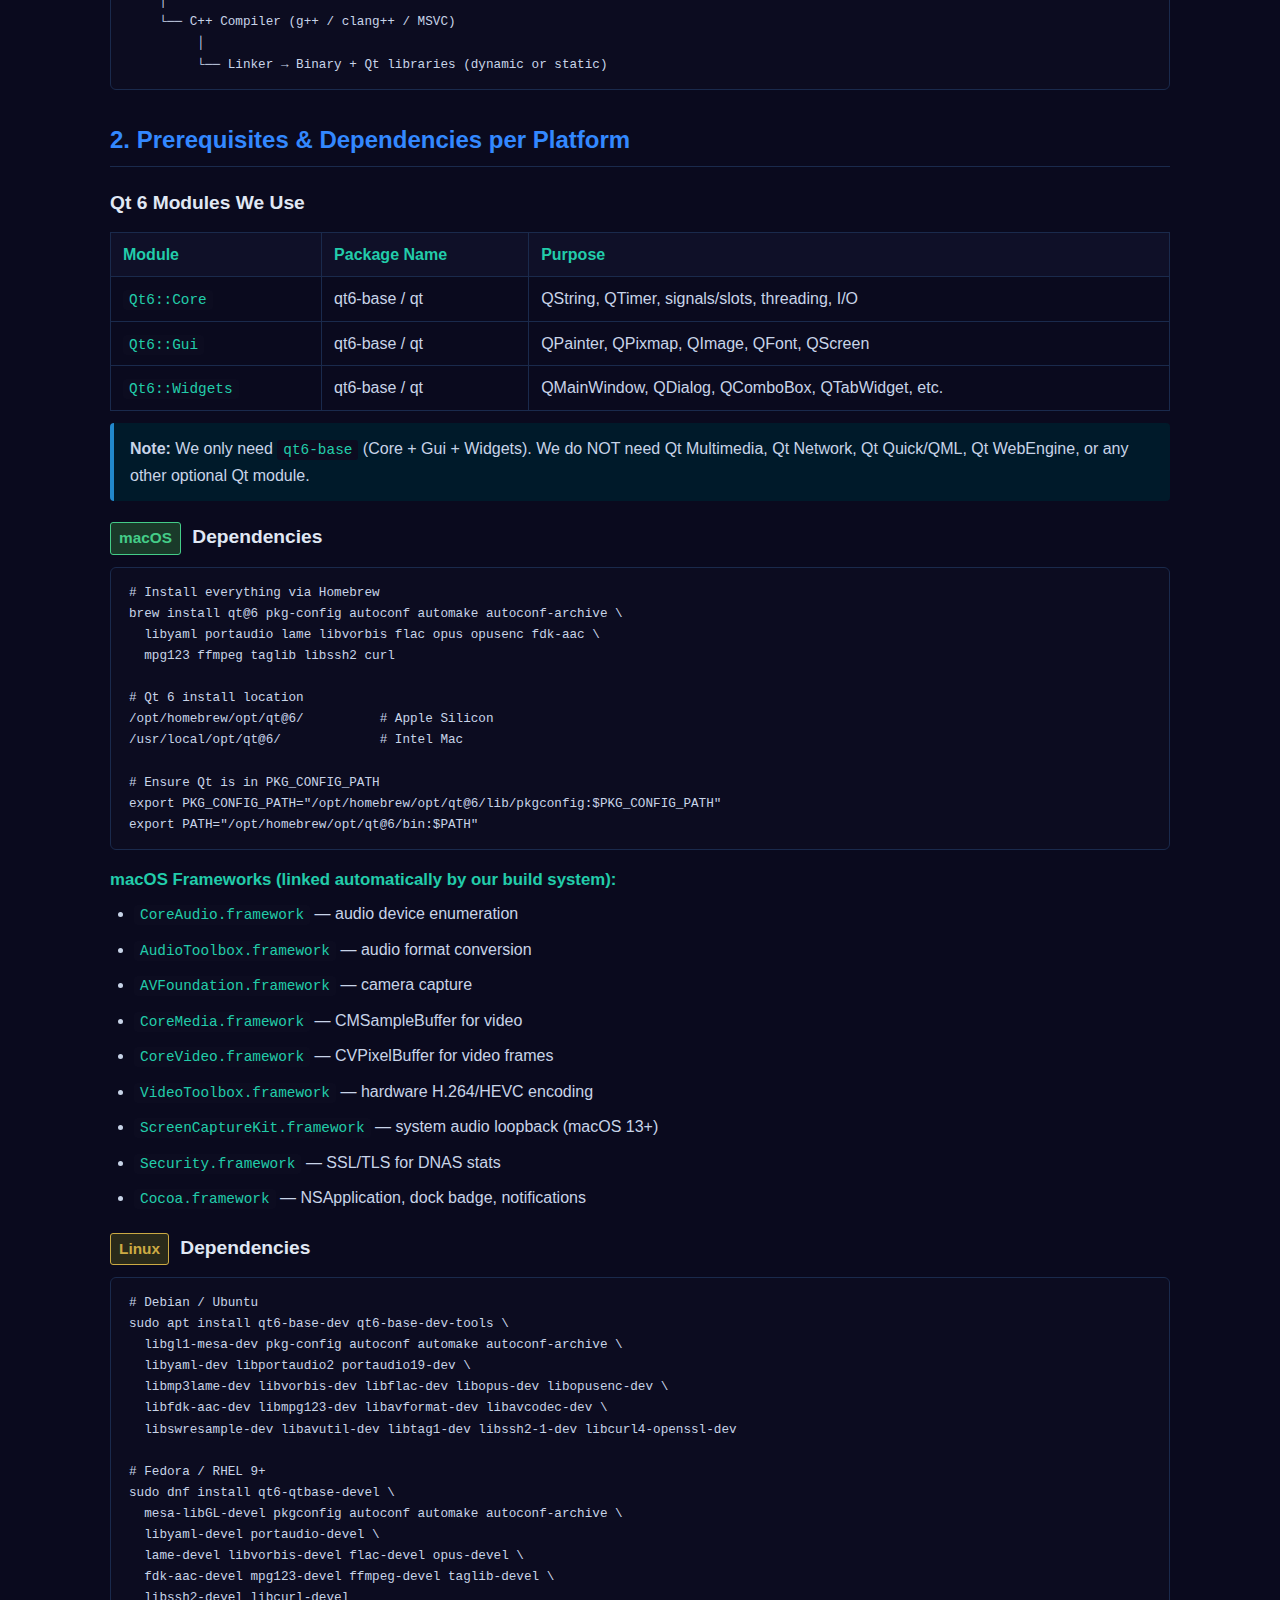
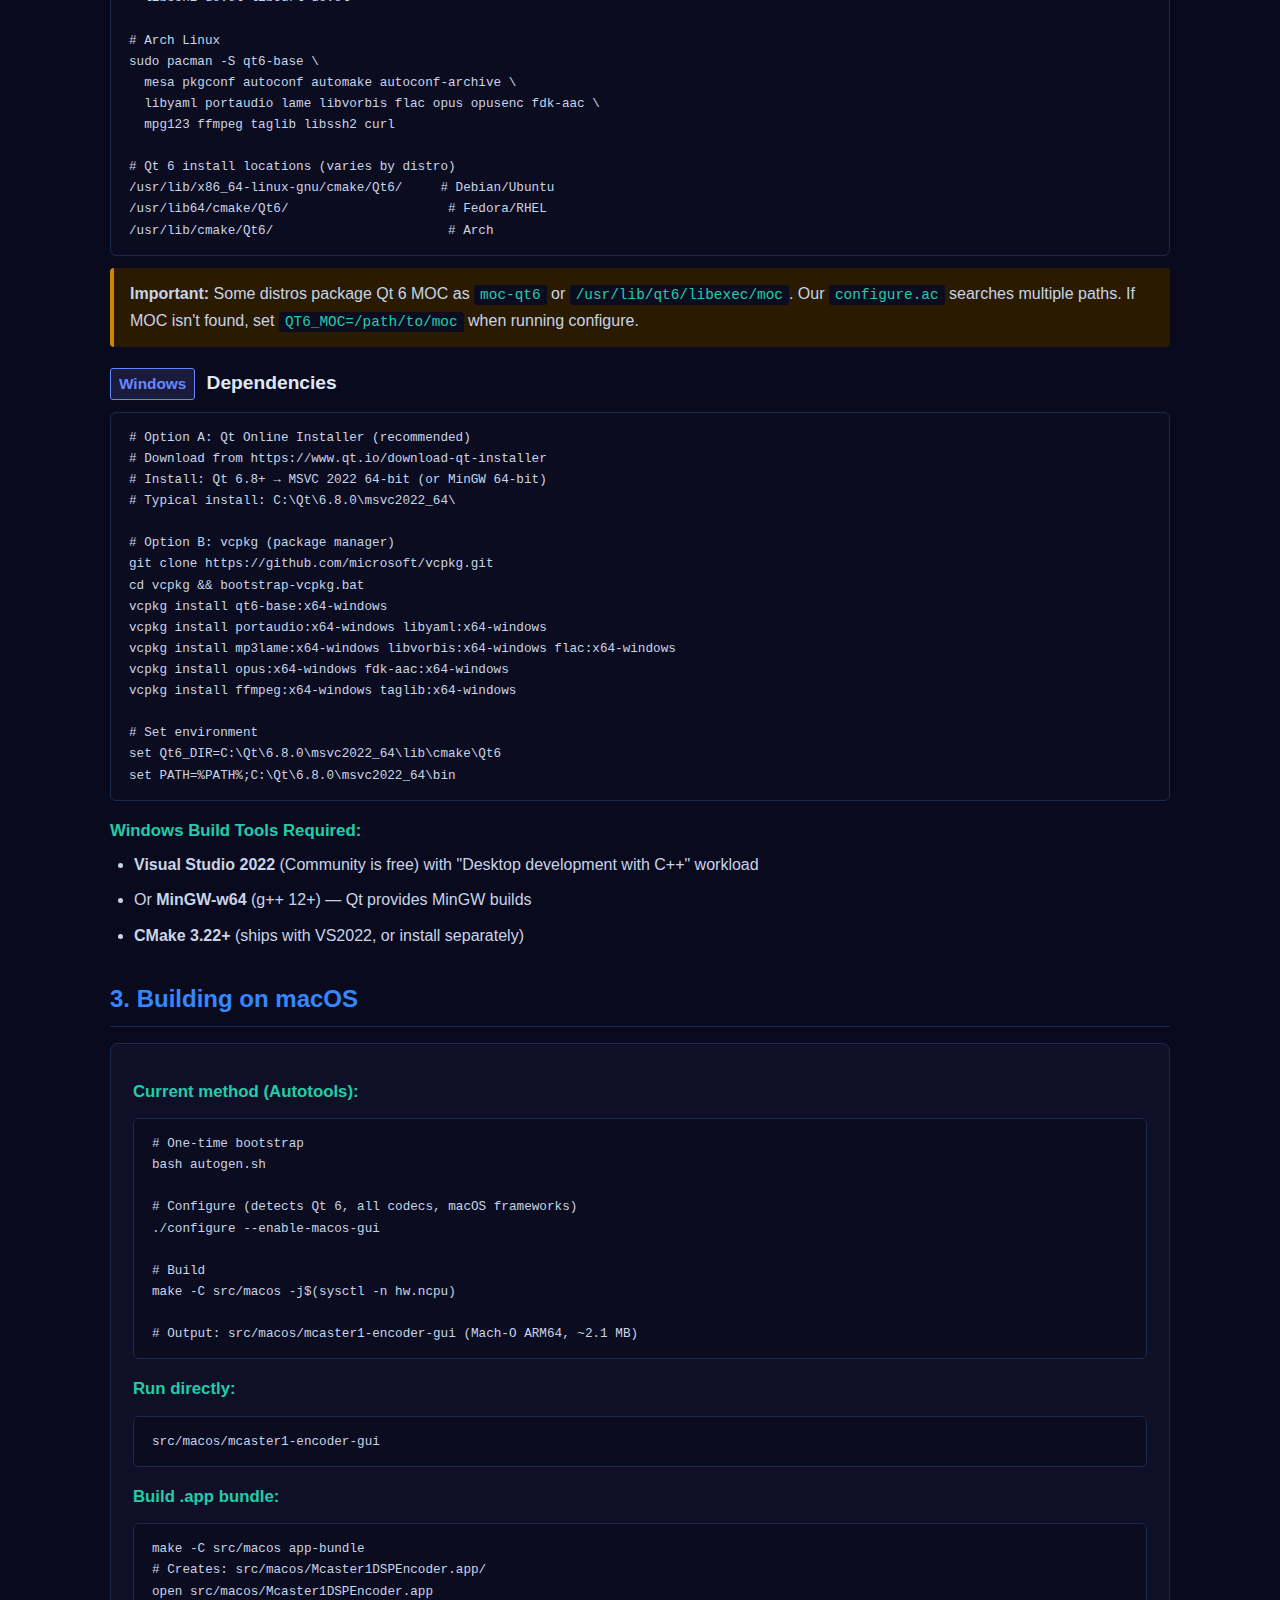
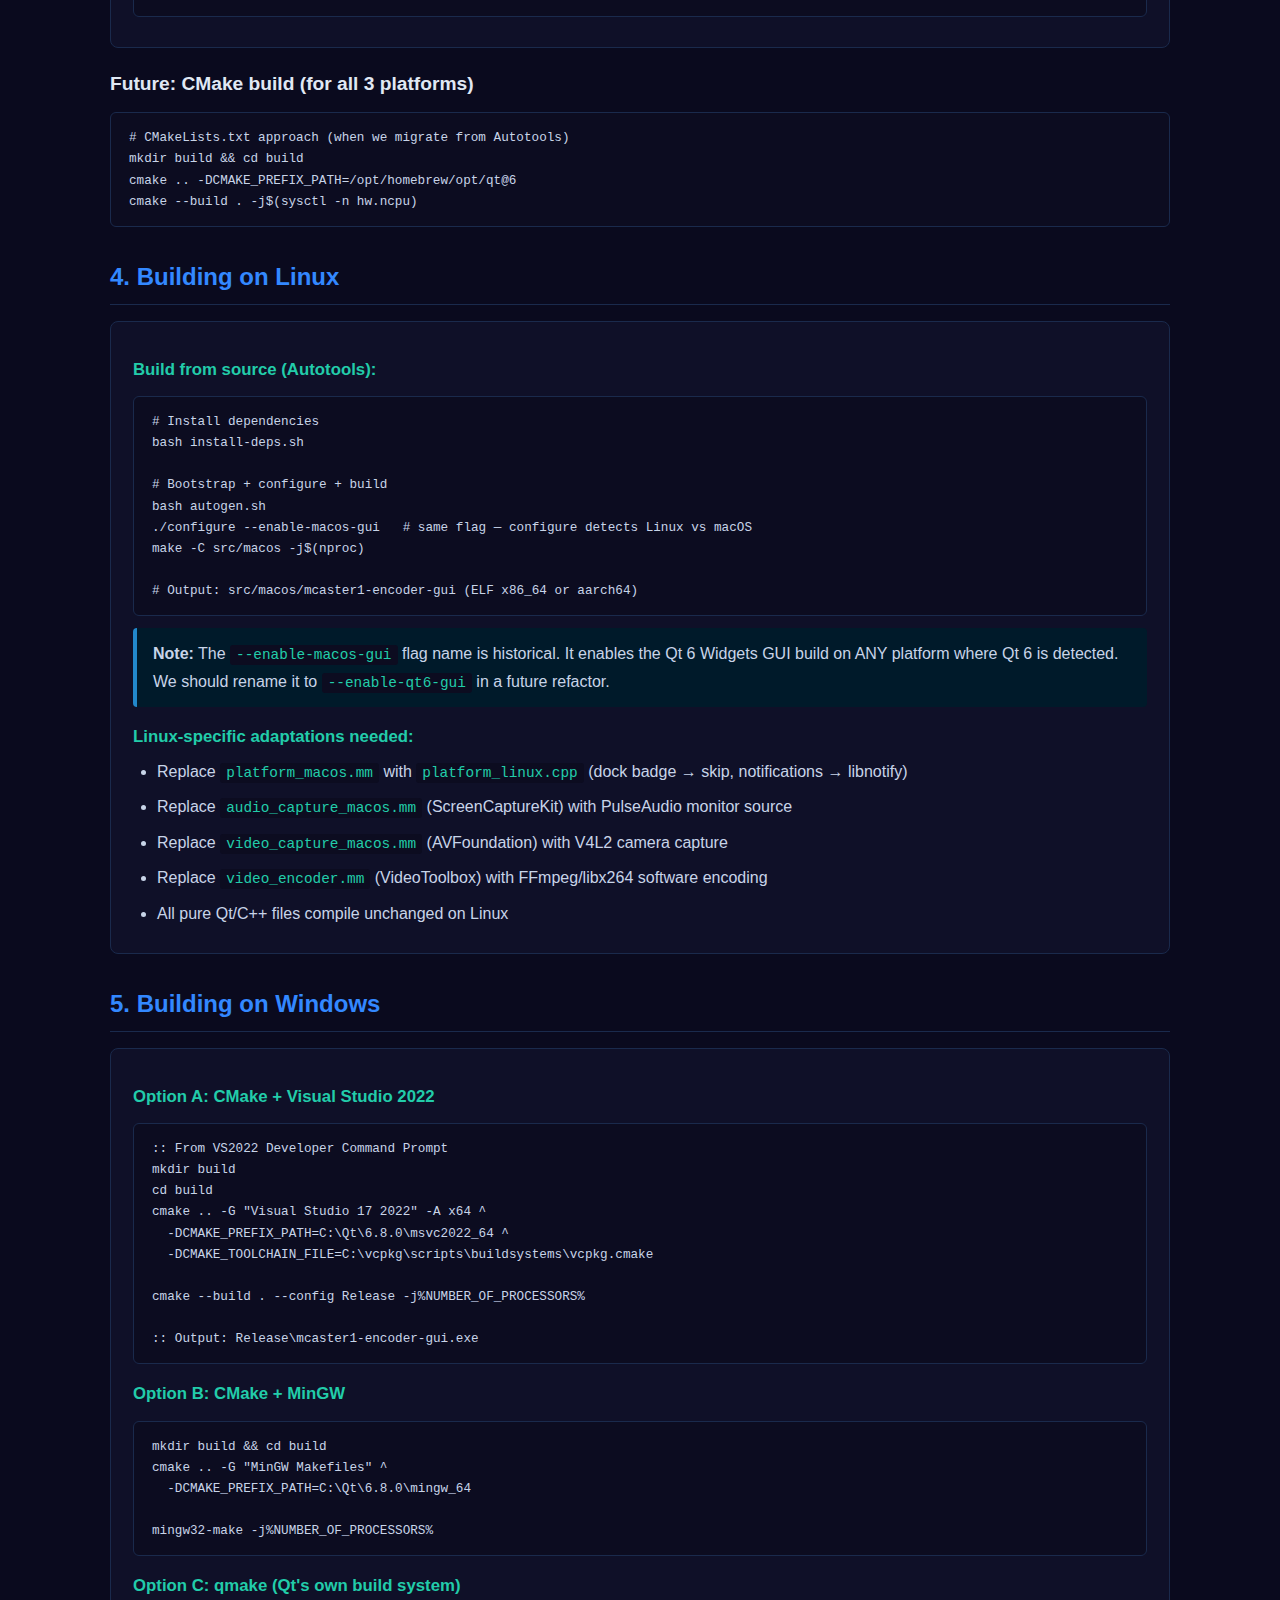
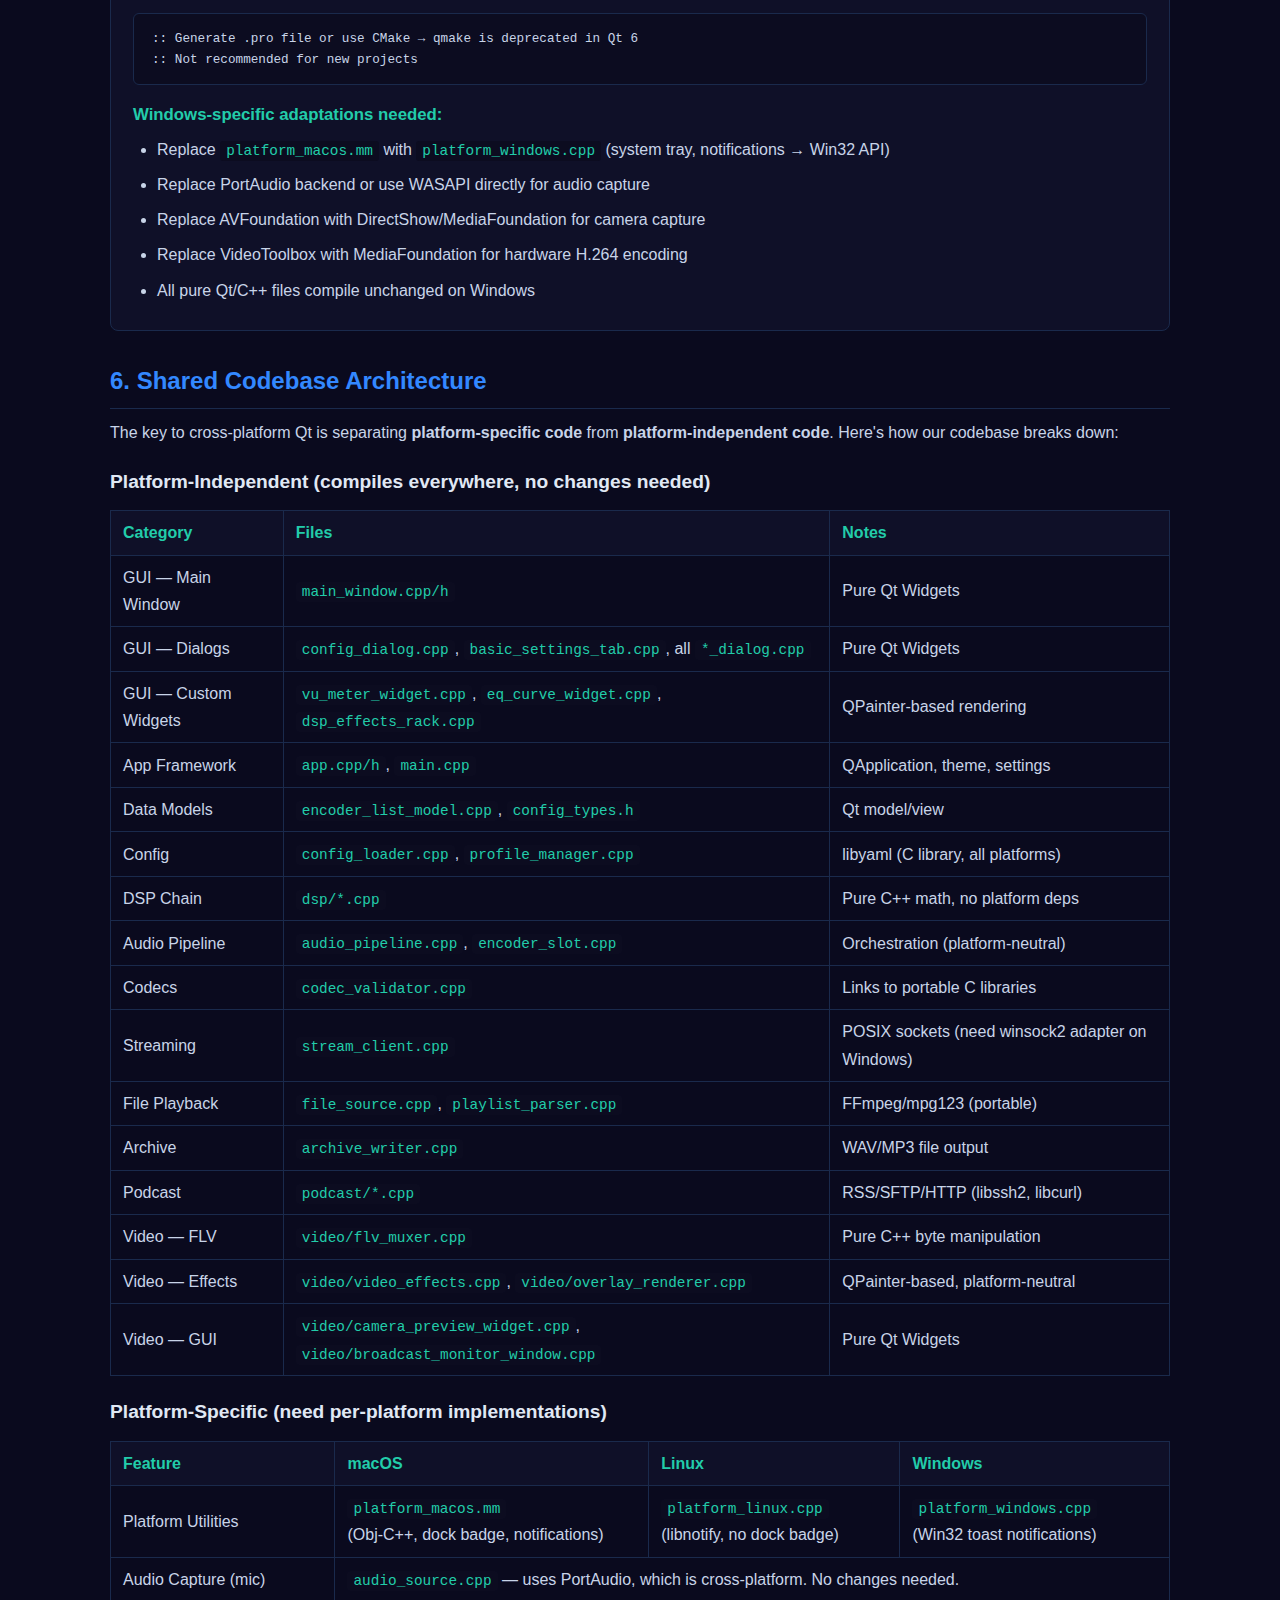
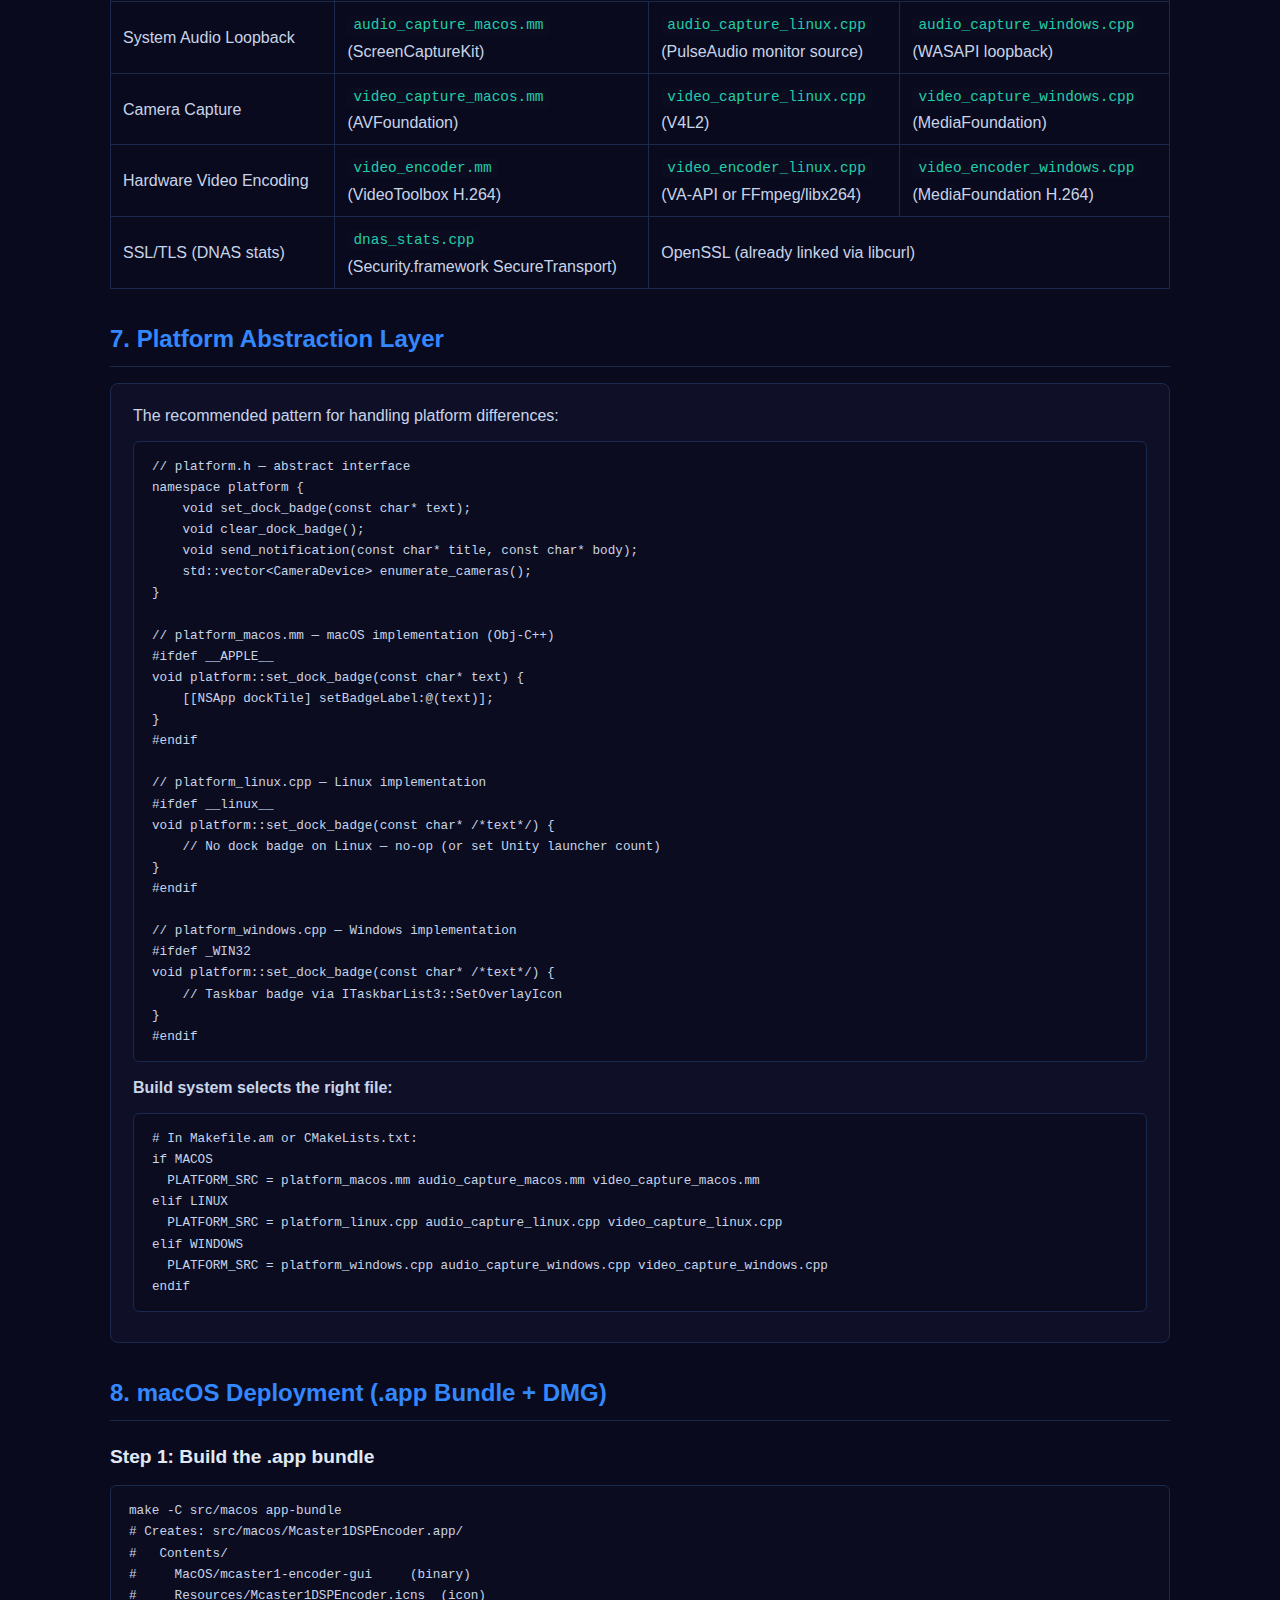
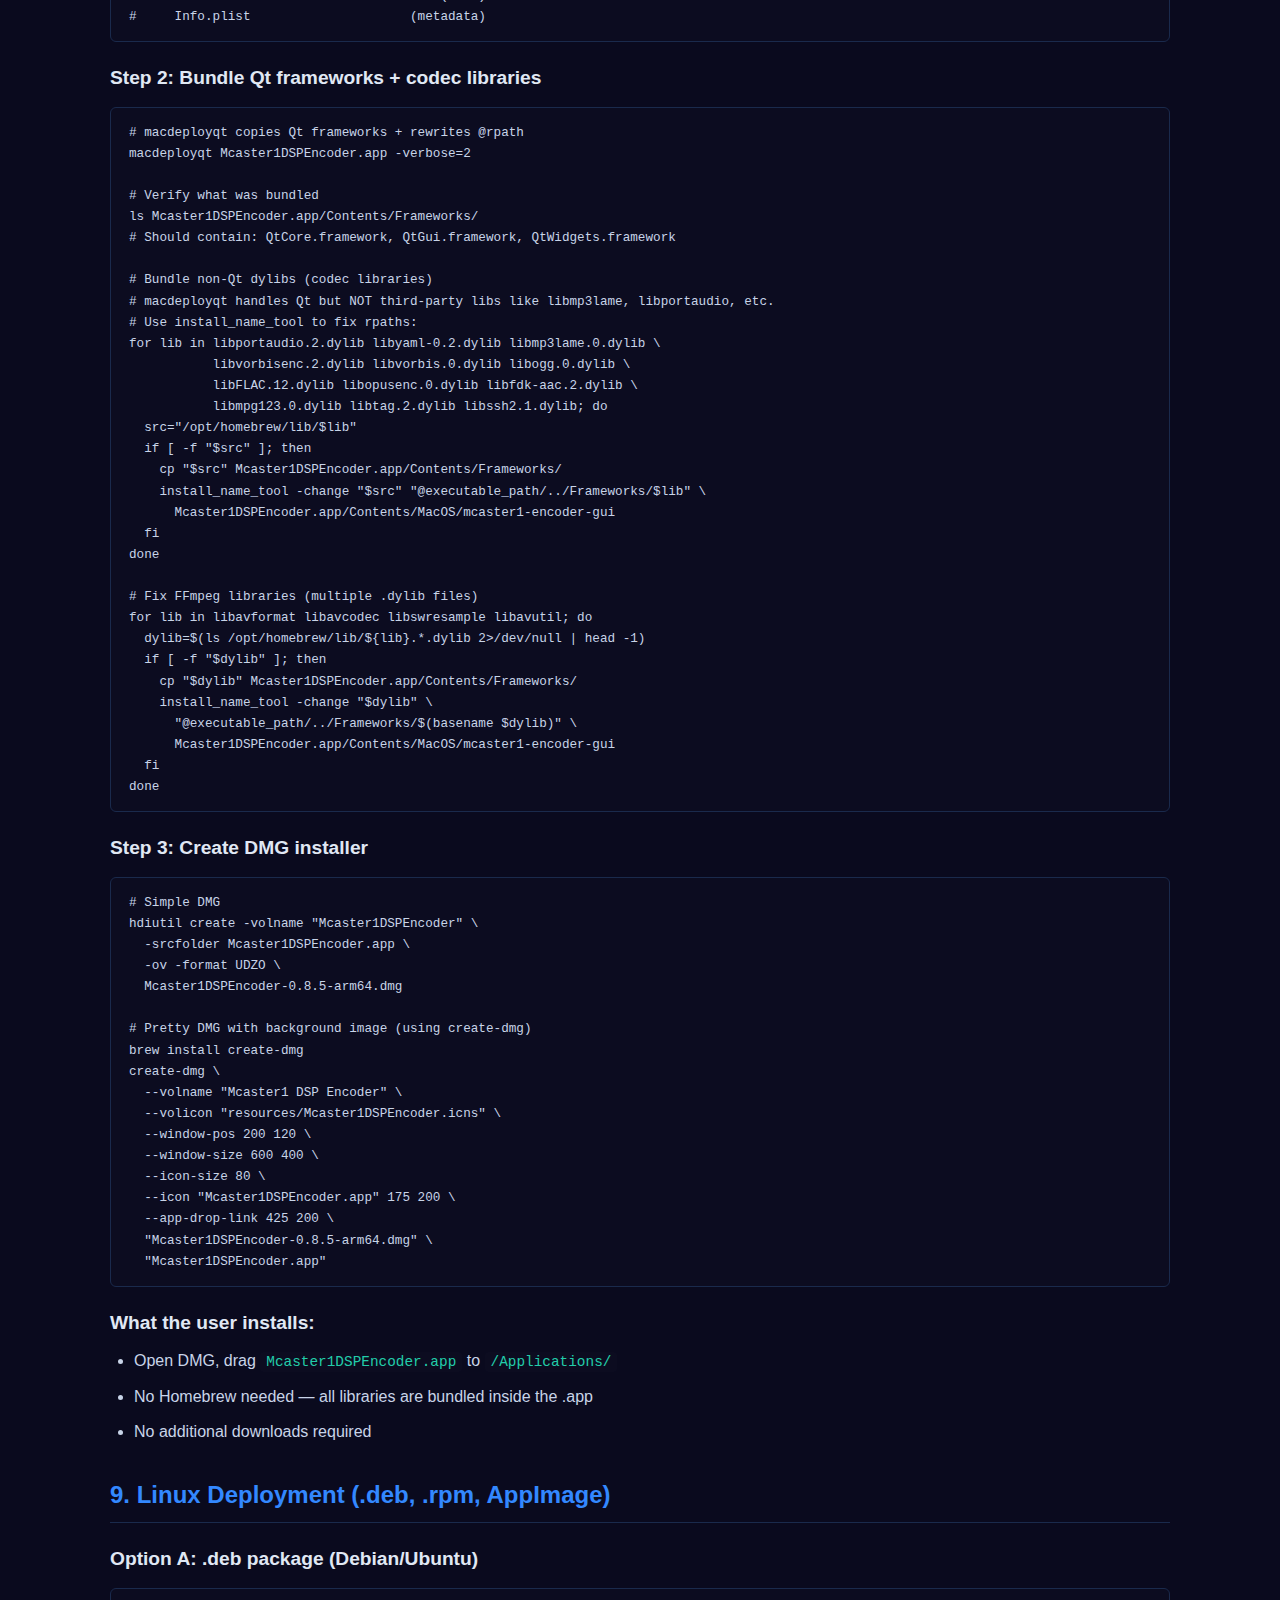
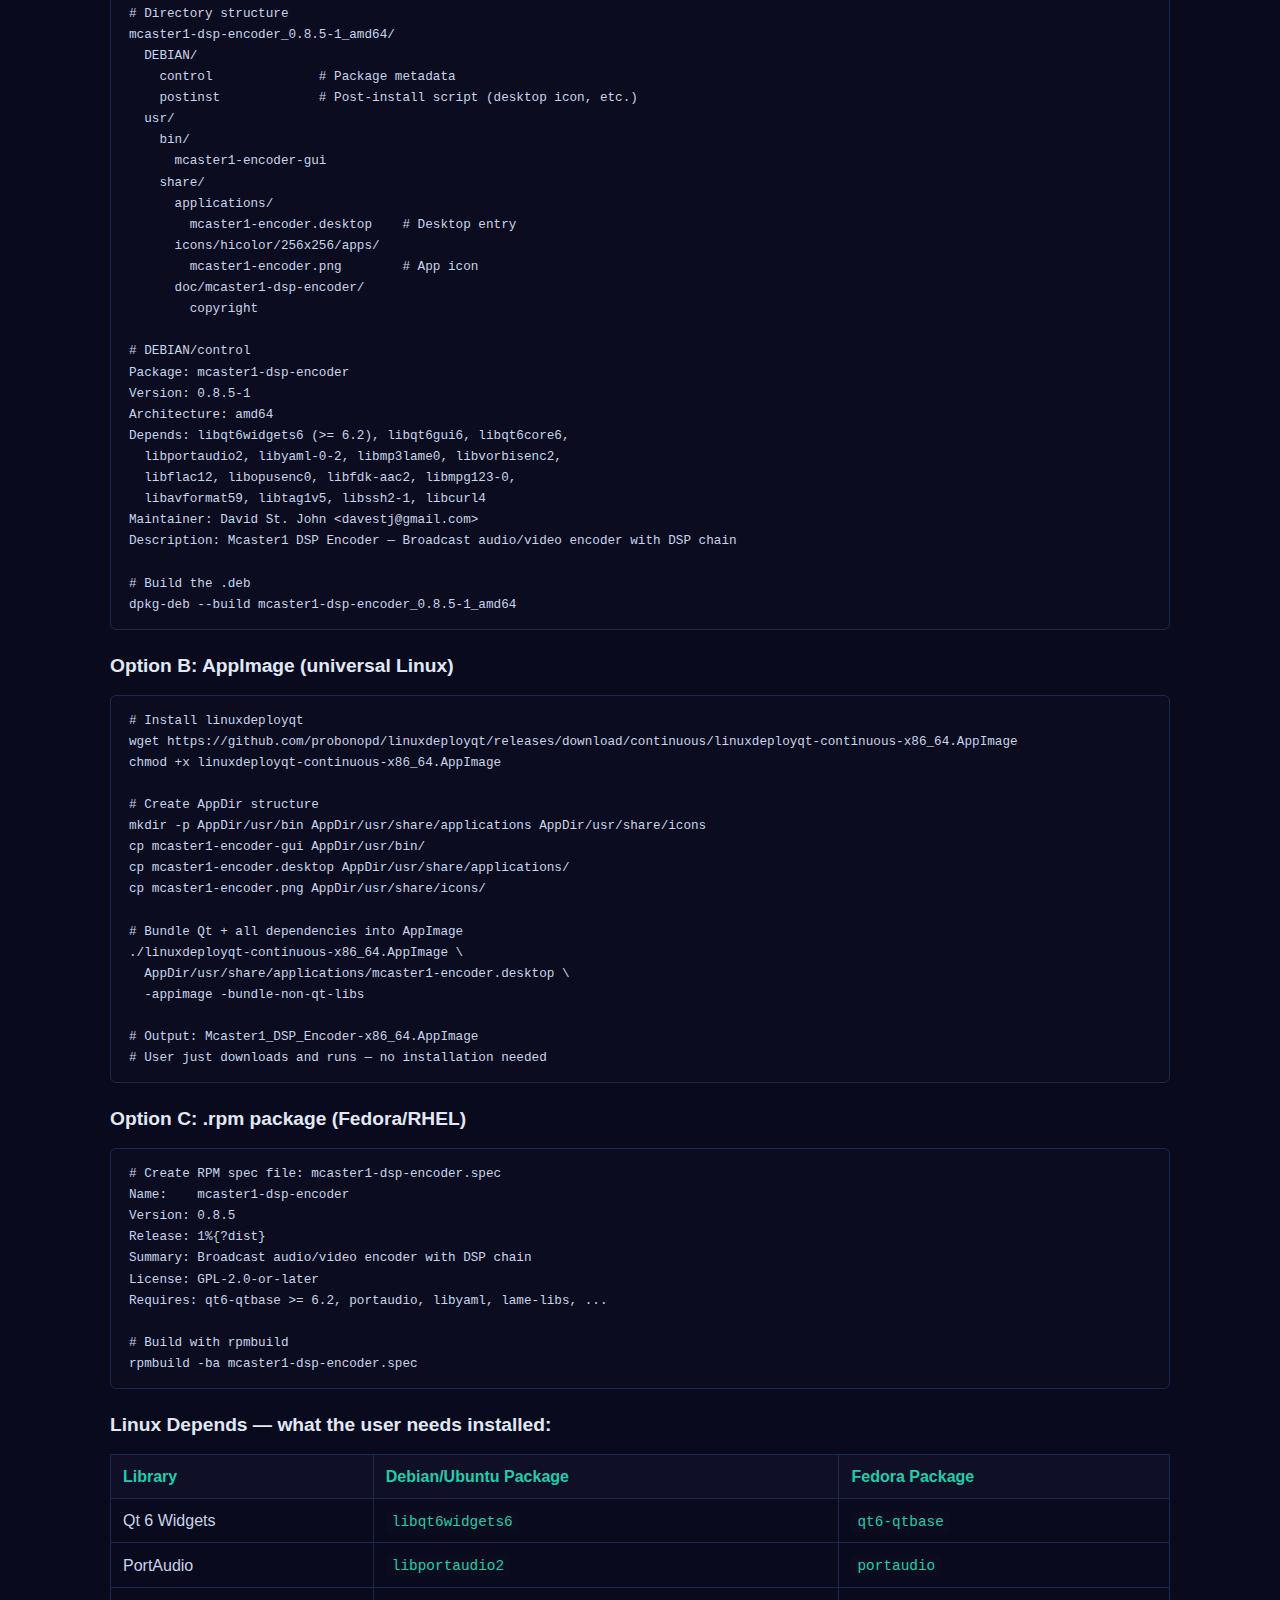
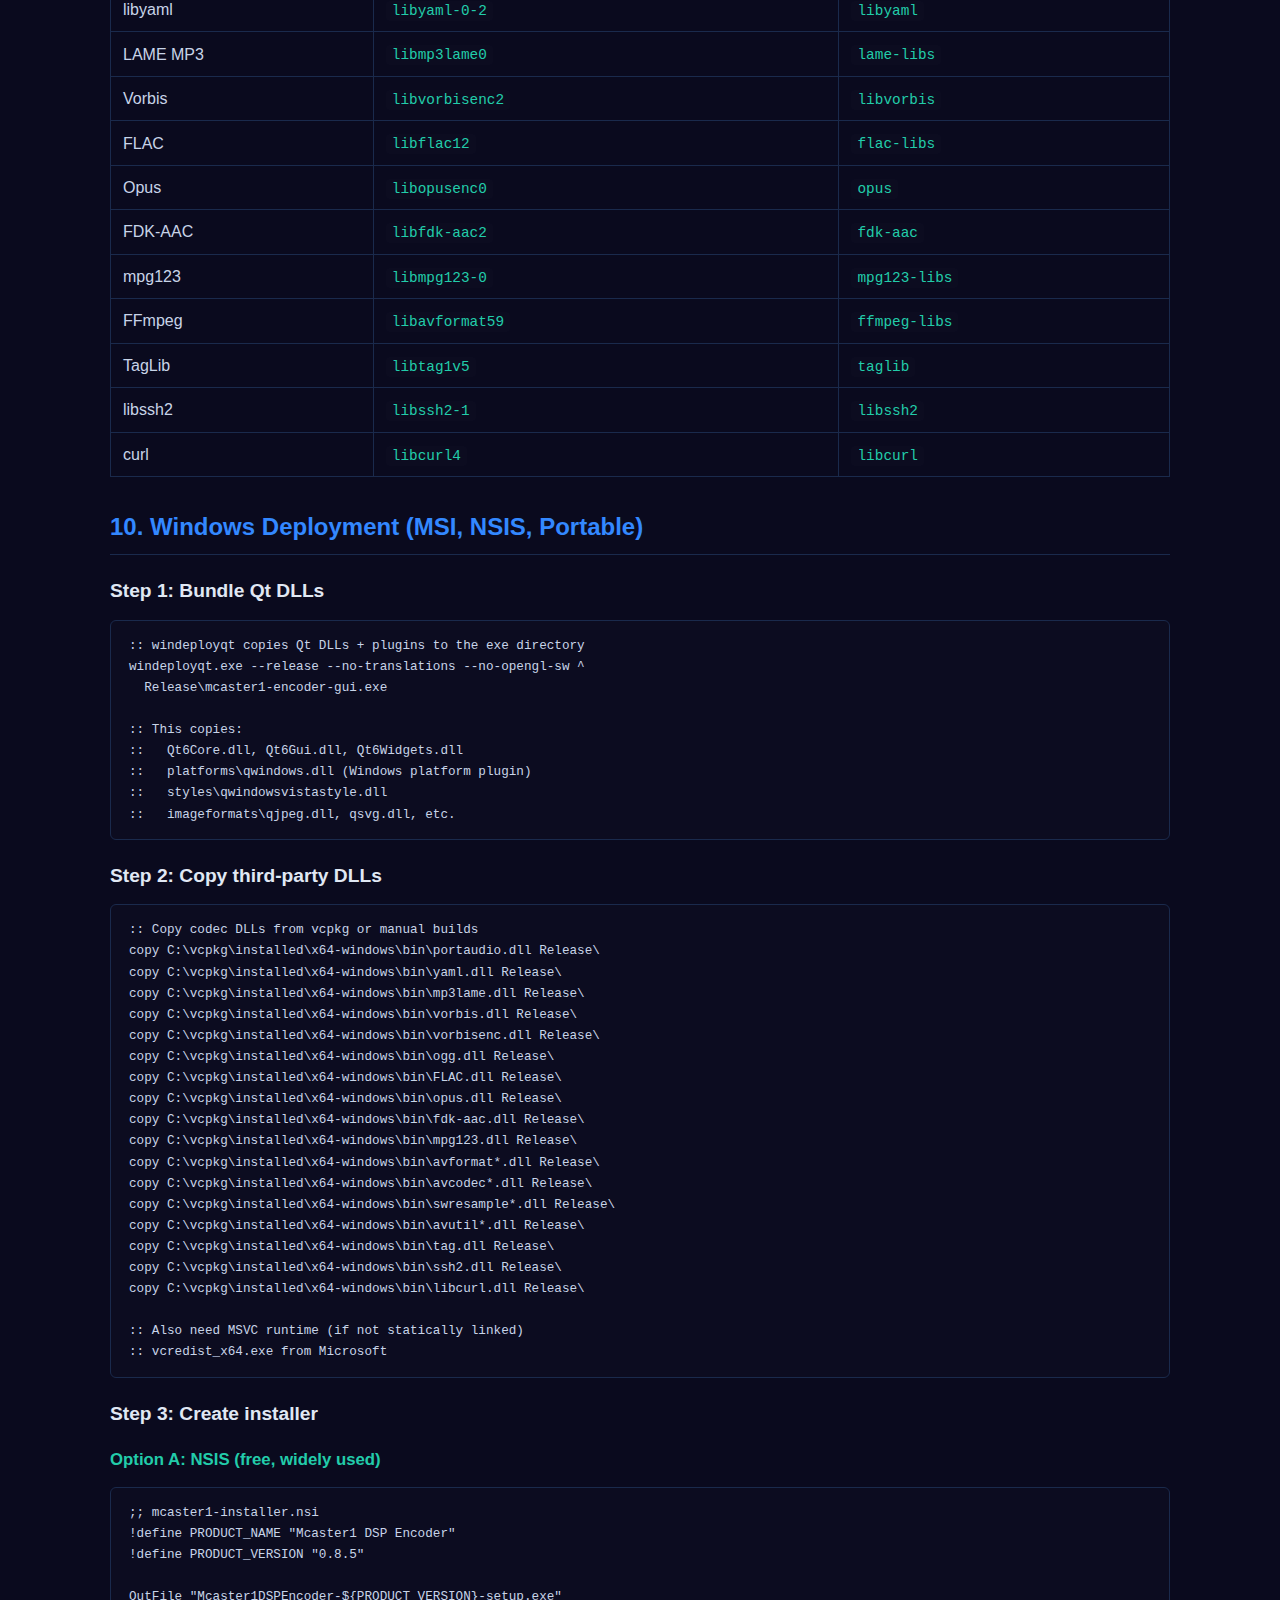
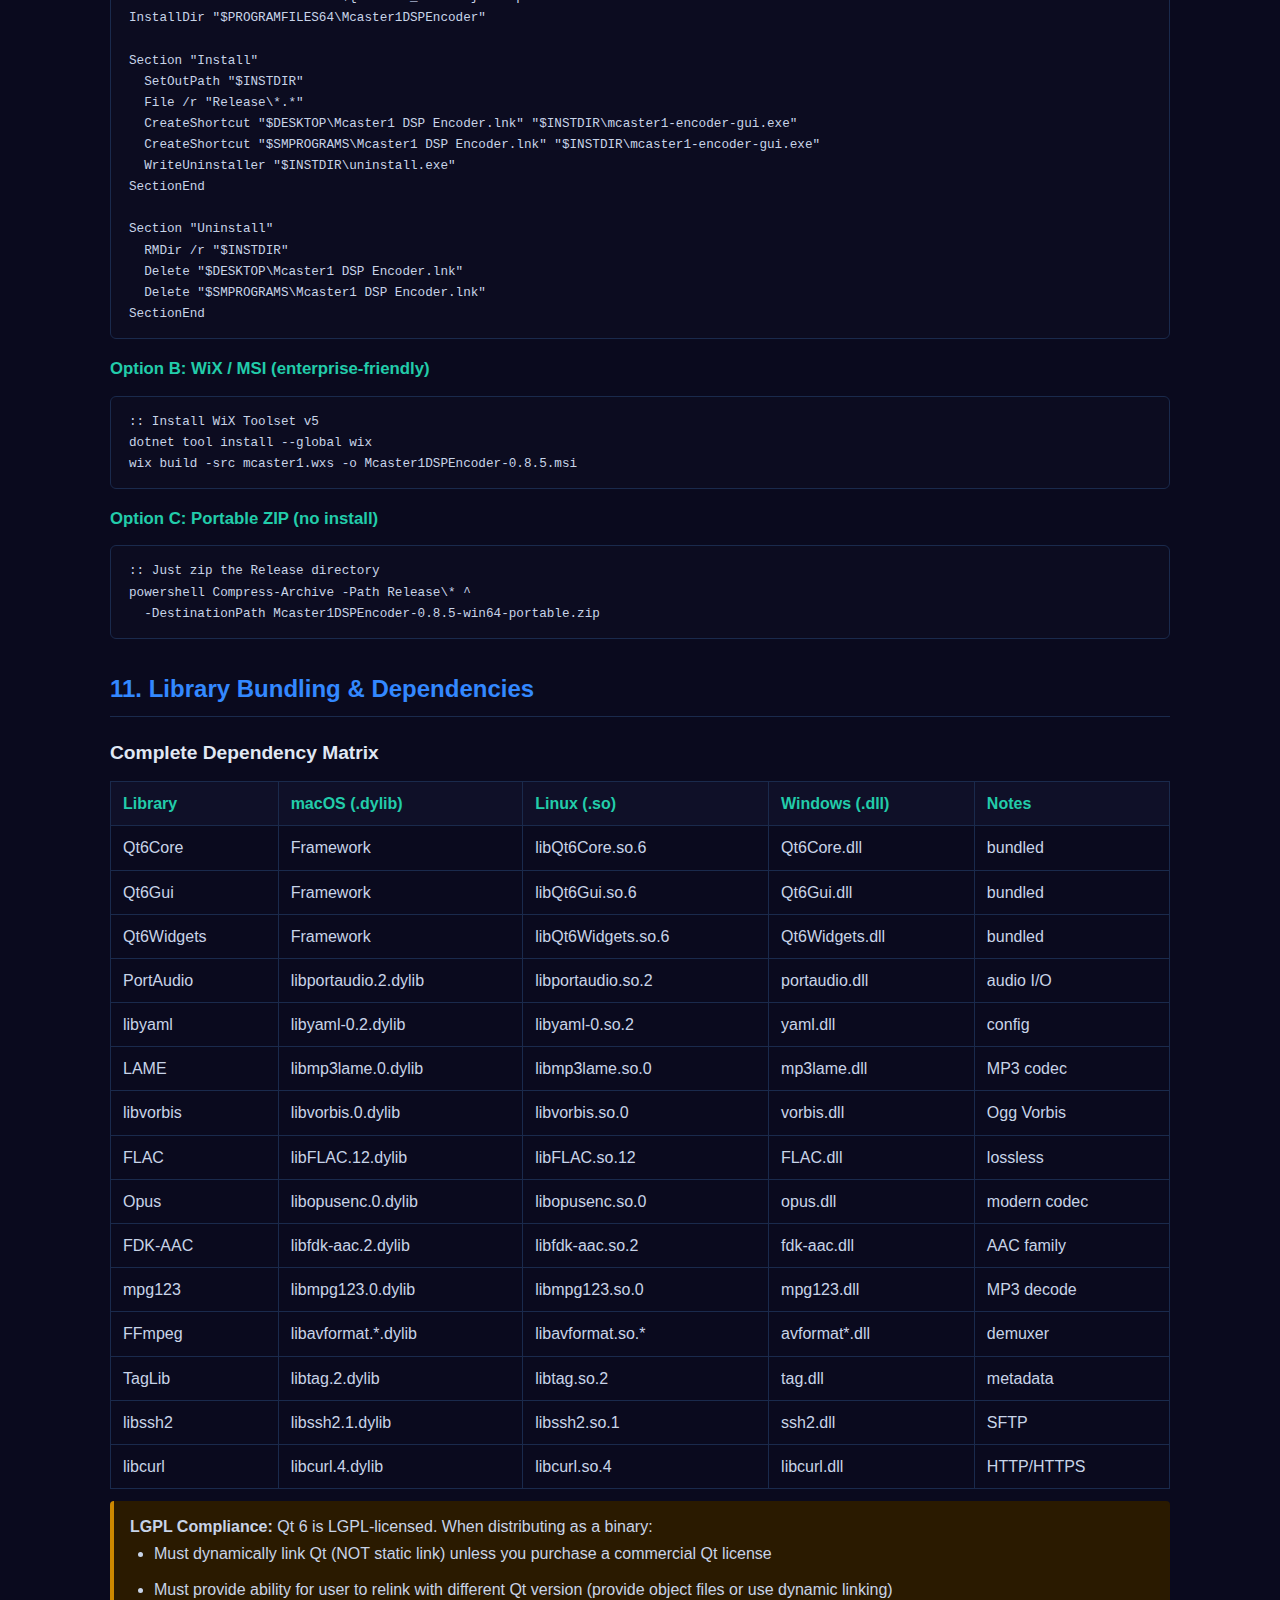
<file: QT6-HOWTO.html>
<!DOCTYPE html>
<html lang="en">
<head>
<meta charset="UTF-8">
<meta name="viewport" content="width=device-width, initial-scale=1.0">
<title>Qt 6 Cross-Platform Build &amp; Deployment Guide — Mcaster1DSPEncoder</title>
<style>
  :root {
    --bg: #0a0a1e;
    --card: #0f1028;
    --border: #1a2a4c;
    --text: #c8d4e8;
    --heading: #e0e8f4;
    --accent: #22ccaa;
    --accent2: #3388ff;
    --code-bg: #0c0c20;
    --warn-bg: #2a1a00;
    --warn-border: #cc8800;
    --info-bg: #001a2a;
    --info-border: #2288cc;
  }
  * { box-sizing: border-box; margin: 0; padding: 0; }
  body {
    font-family: -apple-system, BlinkMacSystemFont, 'Segoe UI', Roboto, 'Helvetica Neue', Arial, sans-serif;
    background: var(--bg);
    color: var(--text);
    line-height: 1.7;
    padding: 20px;
    max-width: 1100px;
    margin: 0 auto;
  }
  h1 {
    color: var(--accent);
    font-size: 2em;
    margin: 30px 0 10px;
    border-bottom: 2px solid var(--accent);
    padding-bottom: 10px;
  }
  h2 {
    color: var(--accent2);
    font-size: 1.5em;
    margin: 30px 0 10px;
    border-bottom: 1px solid var(--border);
    padding-bottom: 6px;
  }
  h3 {
    color: var(--heading);
    font-size: 1.2em;
    margin: 20px 0 8px;
  }
  h4 {
    color: var(--accent);
    font-size: 1.05em;
    margin: 16px 0 6px;
  }
  p, li { margin-bottom: 8px; }
  ul, ol { padding-left: 24px; }
  a { color: var(--accent2); text-decoration: none; }
  a:hover { text-decoration: underline; }
  code {
    background: var(--code-bg);
    padding: 2px 6px;
    border-radius: 3px;
    font-family: 'SF Mono', 'Fira Code', 'Consolas', monospace;
    font-size: 0.9em;
    color: var(--accent);
  }
  pre {
    background: var(--code-bg);
    border: 1px solid var(--border);
    border-radius: 6px;
    padding: 14px 18px;
    overflow-x: auto;
    margin: 12px 0;
    font-family: 'SF Mono', 'Fira Code', 'Consolas', monospace;
    font-size: 0.88em;
    line-height: 1.5;
    color: var(--text);
  }
  pre code { background: none; padding: 0; color: inherit; }
  .card {
    background: var(--card);
    border: 1px solid var(--border);
    border-radius: 8px;
    padding: 18px 22px;
    margin: 16px 0;
  }
  .warn {
    background: var(--warn-bg);
    border-left: 4px solid var(--warn-border);
    padding: 12px 16px;
    margin: 12px 0;
    border-radius: 4px;
  }
  .info {
    background: var(--info-bg);
    border-left: 4px solid var(--info-border);
    padding: 12px 16px;
    margin: 12px 0;
    border-radius: 4px;
  }
  table {
    width: 100%;
    border-collapse: collapse;
    margin: 12px 0;
  }
  th, td {
    border: 1px solid var(--border);
    padding: 8px 12px;
    text-align: left;
  }
  th { background: var(--card); color: var(--accent); }
  td { background: var(--bg); }
  .toc { list-style: none; padding: 0; }
  .toc li { margin: 4px 0; }
  .toc li a { color: var(--accent); }
  .toc li a:hover { color: var(--accent2); }
  .platform-tag {
    display: inline-block;
    padding: 2px 8px;
    border-radius: 3px;
    font-size: 0.8em;
    font-weight: bold;
    margin-right: 6px;
  }
  .tag-macos { background: #1a3a2a; color: #44cc88; border: 1px solid #44cc88; }
  .tag-linux { background: #2a2a1a; color: #ccaa44; border: 1px solid #ccaa44; }
  .tag-win { background: #1a1a3a; color: #6688ff; border: 1px solid #6688ff; }
  .tag-all { background: #2a1a2a; color: #cc66cc; border: 1px solid #cc66cc; }
  footer {
    margin-top: 40px;
    padding-top: 16px;
    border-top: 1px solid var(--border);
    color: #667;
    font-size: 0.85em;
  }
</style>
</head>
<body>

<h1>Qt 6 Cross-Platform Build &amp; Deployment Guide</h1>
<p style="color:#8899aa; font-size:1.1em;">
  Mcaster1DSPEncoder &mdash; Building, running, and distributing the Qt 6 Widgets GUI
  on macOS, Linux, and Windows from a single codebase.
</p>

<!-- ═══════════════════════════════════════════════════════════════ -->
<h2>Table of Contents</h2>
<ul class="toc">
  <li><a href="#overview">1. Overview &mdash; How Qt 6 Cross-Platform Works</a></li>
  <li><a href="#prerequisites">2. Prerequisites &amp; Dependencies per Platform</a></li>
  <li><a href="#build-macos">3. Building on macOS (ARM64 / Intel)</a></li>
  <li><a href="#build-linux">4. Building on Linux (x86_64 / ARM64)</a></li>
  <li><a href="#build-windows">5. Building on Windows (x86_64)</a></li>
  <li><a href="#shared-codebase">6. Shared Codebase Architecture</a></li>
  <li><a href="#platform-abstraction">7. Platform Abstraction Layer</a></li>
  <li><a href="#deploy-macos">8. macOS Deployment (.app Bundle + DMG)</a></li>
  <li><a href="#deploy-linux">9. Linux Deployment (.deb, .rpm, AppImage)</a></li>
  <li><a href="#deploy-windows">10. Windows Deployment (MSI, NSIS, portable)</a></li>
  <li><a href="#libs-bundling">11. Library Bundling &amp; Dependencies</a></li>
  <li><a href="#signing">12. Code Signing &amp; Notarization</a></li>
  <li><a href="#ci-cd">13. CI/CD Pipeline (GitHub Actions)</a></li>
  <li><a href="#qt-essentials">14. Qt 6 Essentials Cheat Sheet</a></li>
  <li><a href="#gotchas">15. Common Gotchas &amp; Troubleshooting</a></li>
</ul>

<!-- ═══════════════════════════════════════════════════════════════ -->
<h2 id="overview">1. Overview &mdash; How Qt 6 Cross-Platform Works</h2>

<div class="card">
<p>Qt 6 is a C++ GUI framework that abstracts platform-specific APIs behind a unified API.
You write <strong>one set of C++ source files</strong> using Qt classes (<code>QMainWindow</code>,
<code>QComboBox</code>, <code>QPushButton</code>, etc.), and the Qt libraries translate those
calls to native platform widgets and rendering.</p>

<h4>What Qt handles for you:</h4>
<ul>
  <li><strong>Window management</strong> &mdash; native title bars, resizing, minimize/maximize on every OS</li>
  <li><strong>Widget rendering</strong> &mdash; native look-and-feel (Cocoa on macOS, GTK/Fusion on Linux, Windows style on Windows)</li>
  <li><strong>Event loop</strong> &mdash; mouse, keyboard, touch, drag-and-drop, system tray</li>
  <li><strong>File dialogs</strong> &mdash; native open/save dialogs per platform</li>
  <li><strong>Threading</strong> &mdash; <code>QThread</code>, signals/slots across threads, <code>QTimer</code></li>
  <li><strong>Networking</strong> &mdash; <code>QNetworkAccessManager</code> (we don't use this &mdash; we use raw sockets)</li>
</ul>

<h4>What you still handle yourself (platform-specific):</h4>
<ul>
  <li><strong>Audio capture</strong> &mdash; PortAudio (CoreAudio on macOS, ALSA/PulseAudio on Linux, WASAPI on Windows)</li>
  <li><strong>Video capture</strong> &mdash; AVFoundation (macOS), V4L2 (Linux), DirectShow/MediaFoundation (Windows)</li>
  <li><strong>System audio loopback</strong> &mdash; ScreenCaptureKit (macOS 13+), PulseAudio monitor (Linux), WASAPI loopback (Windows)</li>
  <li><strong>Codec libraries</strong> &mdash; LAME, libvorbis, libopus, fdk-aac, FLAC (same C libraries, different install methods)</li>
  <li><strong>Virtual camera</strong> &mdash; CMIOExtension (macOS), v4l2loopback (Linux), DirectShow virtual device (Windows)</li>
</ul>
</div>

<h3>The Build Flow</h3>
<pre><code>Source Code (.cpp/.h/.mm)
    │
    ├── MOC (Meta-Object Compiler) ─── Processes Q_OBJECT classes → moc_*.cpp
    ├── RCC (Resource Compiler) ────── Compiles .qrc + icons/styles → qrc_*.cpp
    ├── UIC (UI Compiler) ──────────── Compiles .ui files → ui_*.h  (we don't use .ui files)
    │
    └── C++ Compiler (g++ / clang++ / MSVC)
         │
         └── Linker → Binary + Qt libraries (dynamic or static)
</code></pre>

<!-- ═══════════════════════════════════════════════════════════════ -->
<h2 id="prerequisites">2. Prerequisites &amp; Dependencies per Platform</h2>

<h3>Qt 6 Modules We Use</h3>
<table>
  <tr><th>Module</th><th>Package Name</th><th>Purpose</th></tr>
  <tr><td><code>Qt6::Core</code></td><td>qt6-base / qt</td><td>QString, QTimer, signals/slots, threading, I/O</td></tr>
  <tr><td><code>Qt6::Gui</code></td><td>qt6-base / qt</td><td>QPainter, QPixmap, QImage, QFont, QScreen</td></tr>
  <tr><td><code>Qt6::Widgets</code></td><td>qt6-base / qt</td><td>QMainWindow, QDialog, QComboBox, QTabWidget, etc.</td></tr>
</table>

<div class="info">
  <strong>Note:</strong> We only need <code>qt6-base</code> (Core + Gui + Widgets). We do NOT need
  Qt Multimedia, Qt Network, Qt Quick/QML, Qt WebEngine, or any other optional Qt module.
</div>

<h3><span class="platform-tag tag-macos">macOS</span> Dependencies</h3>
<pre><code># Install everything via Homebrew
brew install qt@6 pkg-config autoconf automake autoconf-archive \
  libyaml portaudio lame libvorbis flac opus opusenc fdk-aac \
  mpg123 ffmpeg taglib libssh2 curl

# Qt 6 install location
/opt/homebrew/opt/qt@6/          # Apple Silicon
/usr/local/opt/qt@6/             # Intel Mac

# Ensure Qt is in PKG_CONFIG_PATH
export PKG_CONFIG_PATH="/opt/homebrew/opt/qt@6/lib/pkgconfig:$PKG_CONFIG_PATH"
export PATH="/opt/homebrew/opt/qt@6/bin:$PATH"
</code></pre>

<h4>macOS Frameworks (linked automatically by our build system):</h4>
<ul>
  <li><code>CoreAudio.framework</code> &mdash; audio device enumeration</li>
  <li><code>AudioToolbox.framework</code> &mdash; audio format conversion</li>
  <li><code>AVFoundation.framework</code> &mdash; camera capture</li>
  <li><code>CoreMedia.framework</code> &mdash; CMSampleBuffer for video</li>
  <li><code>CoreVideo.framework</code> &mdash; CVPixelBuffer for video frames</li>
  <li><code>VideoToolbox.framework</code> &mdash; hardware H.264/HEVC encoding</li>
  <li><code>ScreenCaptureKit.framework</code> &mdash; system audio loopback (macOS 13+)</li>
  <li><code>Security.framework</code> &mdash; SSL/TLS for DNAS stats</li>
  <li><code>Cocoa.framework</code> &mdash; NSApplication, dock badge, notifications</li>
</ul>

<h3><span class="platform-tag tag-linux">Linux</span> Dependencies</h3>
<pre><code># Debian / Ubuntu
sudo apt install qt6-base-dev qt6-base-dev-tools \
  libgl1-mesa-dev pkg-config autoconf automake autoconf-archive \
  libyaml-dev libportaudio2 portaudio19-dev \
  libmp3lame-dev libvorbis-dev libflac-dev libopus-dev libopusenc-dev \
  libfdk-aac-dev libmpg123-dev libavformat-dev libavcodec-dev \
  libswresample-dev libavutil-dev libtag1-dev libssh2-1-dev libcurl4-openssl-dev

# Fedora / RHEL 9+
sudo dnf install qt6-qtbase-devel \
  mesa-libGL-devel pkgconfig autoconf automake autoconf-archive \
  libyaml-devel portaudio-devel \
  lame-devel libvorbis-devel flac-devel opus-devel \
  fdk-aac-devel mpg123-devel ffmpeg-devel taglib-devel \
  libssh2-devel libcurl-devel

# Arch Linux
sudo pacman -S qt6-base \
  mesa pkgconf autoconf automake autoconf-archive \
  libyaml portaudio lame libvorbis flac opus opusenc fdk-aac \
  mpg123 ffmpeg taglib libssh2 curl

# Qt 6 install locations (varies by distro)
/usr/lib/x86_64-linux-gnu/cmake/Qt6/     # Debian/Ubuntu
/usr/lib64/cmake/Qt6/                     # Fedora/RHEL
/usr/lib/cmake/Qt6/                       # Arch
</code></pre>

<div class="warn">
  <strong>Important:</strong> Some distros package Qt 6 MOC as <code>moc-qt6</code> or
  <code>/usr/lib/qt6/libexec/moc</code>. Our <code>configure.ac</code> searches multiple paths.
  If MOC isn't found, set <code>QT6_MOC=/path/to/moc</code> when running configure.
</div>

<h3><span class="platform-tag tag-win">Windows</span> Dependencies</h3>
<pre><code># Option A: Qt Online Installer (recommended)
# Download from https://www.qt.io/download-qt-installer
# Install: Qt 6.8+ → MSVC 2022 64-bit (or MinGW 64-bit)
# Typical install: C:\Qt\6.8.0\msvc2022_64\

# Option B: vcpkg (package manager)
git clone https://github.com/microsoft/vcpkg.git
cd vcpkg && bootstrap-vcpkg.bat
vcpkg install qt6-base:x64-windows
vcpkg install portaudio:x64-windows libyaml:x64-windows
vcpkg install mp3lame:x64-windows libvorbis:x64-windows flac:x64-windows
vcpkg install opus:x64-windows fdk-aac:x64-windows
vcpkg install ffmpeg:x64-windows taglib:x64-windows

# Set environment
set Qt6_DIR=C:\Qt\6.8.0\msvc2022_64\lib\cmake\Qt6
set PATH=%PATH%;C:\Qt\6.8.0\msvc2022_64\bin
</code></pre>

<h4>Windows Build Tools Required:</h4>
<ul>
  <li><strong>Visual Studio 2022</strong> (Community is free) with "Desktop development with C++" workload</li>
  <li>Or <strong>MinGW-w64</strong> (g++ 12+) &mdash; Qt provides MinGW builds</li>
  <li><strong>CMake 3.22+</strong> (ships with VS2022, or install separately)</li>
</ul>

<!-- ═══════════════════════════════════════════════════════════════ -->
<h2 id="build-macos">3. Building on macOS</h2>

<div class="card">
<h4>Current method (Autotools):</h4>
<pre><code># One-time bootstrap
bash autogen.sh

# Configure (detects Qt 6, all codecs, macOS frameworks)
./configure --enable-macos-gui

# Build
make -C src/macos -j$(sysctl -n hw.ncpu)

# Output: src/macos/mcaster1-encoder-gui (Mach-O ARM64, ~2.1 MB)
</code></pre>

<h4>Run directly:</h4>
<pre><code>src/macos/mcaster1-encoder-gui</code></pre>

<h4>Build .app bundle:</h4>
<pre><code>make -C src/macos app-bundle
# Creates: src/macos/Mcaster1DSPEncoder.app/
open src/macos/Mcaster1DSPEncoder.app</code></pre>
</div>

<h3>Future: CMake build (for all 3 platforms)</h3>
<pre><code># CMakeLists.txt approach (when we migrate from Autotools)
mkdir build && cd build
cmake .. -DCMAKE_PREFIX_PATH=/opt/homebrew/opt/qt@6
cmake --build . -j$(sysctl -n hw.ncpu)
</code></pre>

<!-- ═══════════════════════════════════════════════════════════════ -->
<h2 id="build-linux">4. Building on Linux</h2>

<div class="card">
<h4>Build from source (Autotools):</h4>
<pre><code># Install dependencies
bash install-deps.sh

# Bootstrap + configure + build
bash autogen.sh
./configure --enable-macos-gui   # same flag — configure detects Linux vs macOS
make -C src/macos -j$(nproc)

# Output: src/macos/mcaster1-encoder-gui (ELF x86_64 or aarch64)
</code></pre>

<div class="info">
<strong>Note:</strong> The <code>--enable-macos-gui</code> flag name is historical. It enables the
Qt 6 Widgets GUI build on ANY platform where Qt 6 is detected. We should rename it to
<code>--enable-qt6-gui</code> in a future refactor.
</div>

<h4>Linux-specific adaptations needed:</h4>
<ul>
  <li>Replace <code>platform_macos.mm</code> with <code>platform_linux.cpp</code> (dock badge → skip, notifications → libnotify)</li>
  <li>Replace <code>audio_capture_macos.mm</code> (ScreenCaptureKit) with PulseAudio monitor source</li>
  <li>Replace <code>video_capture_macos.mm</code> (AVFoundation) with V4L2 camera capture</li>
  <li>Replace <code>video_encoder.mm</code> (VideoToolbox) with FFmpeg/libx264 software encoding</li>
  <li>All pure Qt/C++ files compile unchanged on Linux</li>
</ul>
</div>

<!-- ═══════════════════════════════════════════════════════════════ -->
<h2 id="build-windows">5. Building on Windows</h2>

<div class="card">
<h4>Option A: CMake + Visual Studio 2022</h4>
<pre><code>:: From VS2022 Developer Command Prompt
mkdir build
cd build
cmake .. -G "Visual Studio 17 2022" -A x64 ^
  -DCMAKE_PREFIX_PATH=C:\Qt\6.8.0\msvc2022_64 ^
  -DCMAKE_TOOLCHAIN_FILE=C:\vcpkg\scripts\buildsystems\vcpkg.cmake

cmake --build . --config Release -j%NUMBER_OF_PROCESSORS%

:: Output: Release\mcaster1-encoder-gui.exe
</code></pre>

<h4>Option B: CMake + MinGW</h4>
<pre><code>mkdir build && cd build
cmake .. -G "MinGW Makefiles" ^
  -DCMAKE_PREFIX_PATH=C:\Qt\6.8.0\mingw_64

mingw32-make -j%NUMBER_OF_PROCESSORS%
</code></pre>

<h4>Option C: qmake (Qt's own build system)</h4>
<pre><code>:: Generate .pro file or use CMake → qmake is deprecated in Qt 6
:: Not recommended for new projects
</code></pre>

<h4>Windows-specific adaptations needed:</h4>
<ul>
  <li>Replace <code>platform_macos.mm</code> with <code>platform_windows.cpp</code> (system tray, notifications → Win32 API)</li>
  <li>Replace PortAudio backend or use WASAPI directly for audio capture</li>
  <li>Replace AVFoundation with DirectShow/MediaFoundation for camera capture</li>
  <li>Replace VideoToolbox with MediaFoundation for hardware H.264 encoding</li>
  <li>All pure Qt/C++ files compile unchanged on Windows</li>
</ul>
</div>

<!-- ═══════════════════════════════════════════════════════════════ -->
<h2 id="shared-codebase">6. Shared Codebase Architecture</h2>

<p>The key to cross-platform Qt is separating <strong>platform-specific code</strong> from
<strong>platform-independent code</strong>. Here's how our codebase breaks down:</p>

<h3>Platform-Independent (compiles everywhere, no changes needed)</h3>
<table>
  <tr><th>Category</th><th>Files</th><th>Notes</th></tr>
  <tr><td>GUI &mdash; Main Window</td><td><code>main_window.cpp/h</code></td><td>Pure Qt Widgets</td></tr>
  <tr><td>GUI &mdash; Dialogs</td><td><code>config_dialog.cpp</code>, <code>basic_settings_tab.cpp</code>, all <code>*_dialog.cpp</code></td><td>Pure Qt Widgets</td></tr>
  <tr><td>GUI &mdash; Custom Widgets</td><td><code>vu_meter_widget.cpp</code>, <code>eq_curve_widget.cpp</code>, <code>dsp_effects_rack.cpp</code></td><td>QPainter-based rendering</td></tr>
  <tr><td>App Framework</td><td><code>app.cpp/h</code>, <code>main.cpp</code></td><td>QApplication, theme, settings</td></tr>
  <tr><td>Data Models</td><td><code>encoder_list_model.cpp</code>, <code>config_types.h</code></td><td>Qt model/view</td></tr>
  <tr><td>Config</td><td><code>config_loader.cpp</code>, <code>profile_manager.cpp</code></td><td>libyaml (C library, all platforms)</td></tr>
  <tr><td>DSP Chain</td><td><code>dsp/*.cpp</code></td><td>Pure C++ math, no platform deps</td></tr>
  <tr><td>Audio Pipeline</td><td><code>audio_pipeline.cpp</code>, <code>encoder_slot.cpp</code></td><td>Orchestration (platform-neutral)</td></tr>
  <tr><td>Codecs</td><td><code>codec_validator.cpp</code></td><td>Links to portable C libraries</td></tr>
  <tr><td>Streaming</td><td><code>stream_client.cpp</code></td><td>POSIX sockets (need winsock2 adapter on Windows)</td></tr>
  <tr><td>File Playback</td><td><code>file_source.cpp</code>, <code>playlist_parser.cpp</code></td><td>FFmpeg/mpg123 (portable)</td></tr>
  <tr><td>Archive</td><td><code>archive_writer.cpp</code></td><td>WAV/MP3 file output</td></tr>
  <tr><td>Podcast</td><td><code>podcast/*.cpp</code></td><td>RSS/SFTP/HTTP (libssh2, libcurl)</td></tr>
  <tr><td>Video &mdash; FLV</td><td><code>video/flv_muxer.cpp</code></td><td>Pure C++ byte manipulation</td></tr>
  <tr><td>Video &mdash; Effects</td><td><code>video/video_effects.cpp</code>, <code>video/overlay_renderer.cpp</code></td><td>QPainter-based, platform-neutral</td></tr>
  <tr><td>Video &mdash; GUI</td><td><code>video/camera_preview_widget.cpp</code>, <code>video/broadcast_monitor_window.cpp</code></td><td>Pure Qt Widgets</td></tr>
</table>

<h3>Platform-Specific (need per-platform implementations)</h3>
<table>
  <tr><th>Feature</th><th>macOS</th><th>Linux</th><th>Windows</th></tr>
  <tr>
    <td>Platform Utilities</td>
    <td><code>platform_macos.mm</code><br>(Obj-C++, dock badge, notifications)</td>
    <td><code>platform_linux.cpp</code><br>(libnotify, no dock badge)</td>
    <td><code>platform_windows.cpp</code><br>(Win32 toast notifications)</td>
  </tr>
  <tr>
    <td>Audio Capture (mic)</td>
    <td colspan="3"><code>audio_source.cpp</code> — uses PortAudio, which is cross-platform. No changes needed.</td>
  </tr>
  <tr>
    <td>System Audio Loopback</td>
    <td><code>audio_capture_macos.mm</code><br>(ScreenCaptureKit)</td>
    <td><code>audio_capture_linux.cpp</code><br>(PulseAudio monitor source)</td>
    <td><code>audio_capture_windows.cpp</code><br>(WASAPI loopback)</td>
  </tr>
  <tr>
    <td>Camera Capture</td>
    <td><code>video_capture_macos.mm</code><br>(AVFoundation)</td>
    <td><code>video_capture_linux.cpp</code><br>(V4L2)</td>
    <td><code>video_capture_windows.cpp</code><br>(MediaFoundation)</td>
  </tr>
  <tr>
    <td>Hardware Video Encoding</td>
    <td><code>video_encoder.mm</code><br>(VideoToolbox H.264)</td>
    <td><code>video_encoder_linux.cpp</code><br>(VA-API or FFmpeg/libx264)</td>
    <td><code>video_encoder_windows.cpp</code><br>(MediaFoundation H.264)</td>
  </tr>
  <tr>
    <td>SSL/TLS (DNAS stats)</td>
    <td><code>dnas_stats.cpp</code><br>(Security.framework SecureTransport)</td>
    <td colspan="2">OpenSSL (already linked via libcurl)</td>
  </tr>
</table>

<!-- ═══════════════════════════════════════════════════════════════ -->
<h2 id="platform-abstraction">7. Platform Abstraction Layer</h2>

<div class="card">
<p>The recommended pattern for handling platform differences:</p>

<pre><code>// platform.h — abstract interface
namespace platform {
    void set_dock_badge(const char* text);
    void clear_dock_badge();
    void send_notification(const char* title, const char* body);
    std::vector&lt;CameraDevice&gt; enumerate_cameras();
}

// platform_macos.mm — macOS implementation (Obj-C++)
#ifdef __APPLE__
void platform::set_dock_badge(const char* text) {
    [[NSApp dockTile] setBadgeLabel:@(text)];
}
#endif

// platform_linux.cpp — Linux implementation
#ifdef __linux__
void platform::set_dock_badge(const char* /*text*/) {
    // No dock badge on Linux — no-op (or set Unity launcher count)
}
#endif

// platform_windows.cpp — Windows implementation
#ifdef _WIN32
void platform::set_dock_badge(const char* /*text*/) {
    // Taskbar badge via ITaskbarList3::SetOverlayIcon
}
#endif
</code></pre>

<p><strong>Build system selects the right file:</strong></p>
<pre><code># In Makefile.am or CMakeLists.txt:
if MACOS
  PLATFORM_SRC = platform_macos.mm audio_capture_macos.mm video_capture_macos.mm
elif LINUX
  PLATFORM_SRC = platform_linux.cpp audio_capture_linux.cpp video_capture_linux.cpp
elif WINDOWS
  PLATFORM_SRC = platform_windows.cpp audio_capture_windows.cpp video_capture_windows.cpp
endif
</code></pre>
</div>

<!-- ═══════════════════════════════════════════════════════════════ -->
<h2 id="deploy-macos">8. macOS Deployment (.app Bundle + DMG)</h2>

<h3>Step 1: Build the .app bundle</h3>
<pre><code>make -C src/macos app-bundle
# Creates: src/macos/Mcaster1DSPEncoder.app/
#   Contents/
#     MacOS/mcaster1-encoder-gui     (binary)
#     Resources/Mcaster1DSPEncoder.icns  (icon)
#     Info.plist                     (metadata)
</code></pre>

<h3>Step 2: Bundle Qt frameworks + codec libraries</h3>
<pre><code># macdeployqt copies Qt frameworks + rewrites @rpath
macdeployqt Mcaster1DSPEncoder.app -verbose=2

# Verify what was bundled
ls Mcaster1DSPEncoder.app/Contents/Frameworks/
# Should contain: QtCore.framework, QtGui.framework, QtWidgets.framework

# Bundle non-Qt dylibs (codec libraries)
# macdeployqt handles Qt but NOT third-party libs like libmp3lame, libportaudio, etc.
# Use install_name_tool to fix rpaths:
for lib in libportaudio.2.dylib libyaml-0.2.dylib libmp3lame.0.dylib \
           libvorbisenc.2.dylib libvorbis.0.dylib libogg.0.dylib \
           libFLAC.12.dylib libopusenc.0.dylib libfdk-aac.2.dylib \
           libmpg123.0.dylib libtag.2.dylib libssh2.1.dylib; do
  src="/opt/homebrew/lib/$lib"
  if [ -f "$src" ]; then
    cp "$src" Mcaster1DSPEncoder.app/Contents/Frameworks/
    install_name_tool -change "$src" "@executable_path/../Frameworks/$lib" \
      Mcaster1DSPEncoder.app/Contents/MacOS/mcaster1-encoder-gui
  fi
done

# Fix FFmpeg libraries (multiple .dylib files)
for lib in libavformat libavcodec libswresample libavutil; do
  dylib=$(ls /opt/homebrew/lib/${lib}.*.dylib 2>/dev/null | head -1)
  if [ -f "$dylib" ]; then
    cp "$dylib" Mcaster1DSPEncoder.app/Contents/Frameworks/
    install_name_tool -change "$dylib" \
      "@executable_path/../Frameworks/$(basename $dylib)" \
      Mcaster1DSPEncoder.app/Contents/MacOS/mcaster1-encoder-gui
  fi
done
</code></pre>

<h3>Step 3: Create DMG installer</h3>
<pre><code># Simple DMG
hdiutil create -volname "Mcaster1DSPEncoder" \
  -srcfolder Mcaster1DSPEncoder.app \
  -ov -format UDZO \
  Mcaster1DSPEncoder-0.8.5-arm64.dmg

# Pretty DMG with background image (using create-dmg)
brew install create-dmg
create-dmg \
  --volname "Mcaster1 DSP Encoder" \
  --volicon "resources/Mcaster1DSPEncoder.icns" \
  --window-pos 200 120 \
  --window-size 600 400 \
  --icon-size 80 \
  --icon "Mcaster1DSPEncoder.app" 175 200 \
  --app-drop-link 425 200 \
  "Mcaster1DSPEncoder-0.8.5-arm64.dmg" \
  "Mcaster1DSPEncoder.app"
</code></pre>

<h3>What the user installs:</h3>
<ul>
  <li>Open DMG, drag <code>Mcaster1DSPEncoder.app</code> to <code>/Applications/</code></li>
  <li>No Homebrew needed &mdash; all libraries are bundled inside the .app</li>
  <li>No additional downloads required</li>
</ul>

<!-- ═══════════════════════════════════════════════════════════════ -->
<h2 id="deploy-linux">9. Linux Deployment (.deb, .rpm, AppImage)</h2>

<h3>Option A: .deb package (Debian/Ubuntu)</h3>
<pre><code># Directory structure
mcaster1-dsp-encoder_0.8.5-1_amd64/
  DEBIAN/
    control              # Package metadata
    postinst             # Post-install script (desktop icon, etc.)
  usr/
    bin/
      mcaster1-encoder-gui
    share/
      applications/
        mcaster1-encoder.desktop    # Desktop entry
      icons/hicolor/256x256/apps/
        mcaster1-encoder.png        # App icon
      doc/mcaster1-dsp-encoder/
        copyright

# DEBIAN/control
Package: mcaster1-dsp-encoder
Version: 0.8.5-1
Architecture: amd64
Depends: libqt6widgets6 (>= 6.2), libqt6gui6, libqt6core6,
  libportaudio2, libyaml-0-2, libmp3lame0, libvorbisenc2,
  libflac12, libopusenc0, libfdk-aac2, libmpg123-0,
  libavformat59, libtag1v5, libssh2-1, libcurl4
Maintainer: David St. John &lt;davestj@gmail.com&gt;
Description: Mcaster1 DSP Encoder — Broadcast audio/video encoder with DSP chain

# Build the .deb
dpkg-deb --build mcaster1-dsp-encoder_0.8.5-1_amd64
</code></pre>

<h3>Option B: AppImage (universal Linux)</h3>
<pre><code># Install linuxdeployqt
wget https://github.com/probonopd/linuxdeployqt/releases/download/continuous/linuxdeployqt-continuous-x86_64.AppImage
chmod +x linuxdeployqt-continuous-x86_64.AppImage

# Create AppDir structure
mkdir -p AppDir/usr/bin AppDir/usr/share/applications AppDir/usr/share/icons
cp mcaster1-encoder-gui AppDir/usr/bin/
cp mcaster1-encoder.desktop AppDir/usr/share/applications/
cp mcaster1-encoder.png AppDir/usr/share/icons/

# Bundle Qt + all dependencies into AppImage
./linuxdeployqt-continuous-x86_64.AppImage \
  AppDir/usr/share/applications/mcaster1-encoder.desktop \
  -appimage -bundle-non-qt-libs

# Output: Mcaster1_DSP_Encoder-x86_64.AppImage
# User just downloads and runs — no installation needed
</code></pre>

<h3>Option C: .rpm package (Fedora/RHEL)</h3>
<pre><code># Create RPM spec file: mcaster1-dsp-encoder.spec
Name:    mcaster1-dsp-encoder
Version: 0.8.5
Release: 1%{?dist}
Summary: Broadcast audio/video encoder with DSP chain
License: GPL-2.0-or-later
Requires: qt6-qtbase >= 6.2, portaudio, libyaml, lame-libs, ...

# Build with rpmbuild
rpmbuild -ba mcaster1-dsp-encoder.spec
</code></pre>

<h3>Linux Depends &mdash; what the user needs installed:</h3>
<table>
  <tr><th>Library</th><th>Debian/Ubuntu Package</th><th>Fedora Package</th></tr>
  <tr><td>Qt 6 Widgets</td><td><code>libqt6widgets6</code></td><td><code>qt6-qtbase</code></td></tr>
  <tr><td>PortAudio</td><td><code>libportaudio2</code></td><td><code>portaudio</code></td></tr>
  <tr><td>libyaml</td><td><code>libyaml-0-2</code></td><td><code>libyaml</code></td></tr>
  <tr><td>LAME MP3</td><td><code>libmp3lame0</code></td><td><code>lame-libs</code></td></tr>
  <tr><td>Vorbis</td><td><code>libvorbisenc2</code></td><td><code>libvorbis</code></td></tr>
  <tr><td>FLAC</td><td><code>libflac12</code></td><td><code>flac-libs</code></td></tr>
  <tr><td>Opus</td><td><code>libopusenc0</code></td><td><code>opus</code></td></tr>
  <tr><td>FDK-AAC</td><td><code>libfdk-aac2</code></td><td><code>fdk-aac</code></td></tr>
  <tr><td>mpg123</td><td><code>libmpg123-0</code></td><td><code>mpg123-libs</code></td></tr>
  <tr><td>FFmpeg</td><td><code>libavformat59</code></td><td><code>ffmpeg-libs</code></td></tr>
  <tr><td>TagLib</td><td><code>libtag1v5</code></td><td><code>taglib</code></td></tr>
  <tr><td>libssh2</td><td><code>libssh2-1</code></td><td><code>libssh2</code></td></tr>
  <tr><td>curl</td><td><code>libcurl4</code></td><td><code>libcurl</code></td></tr>
</table>

<!-- ═══════════════════════════════════════════════════════════════ -->
<h2 id="deploy-windows">10. Windows Deployment (MSI, NSIS, Portable)</h2>

<h3>Step 1: Bundle Qt DLLs</h3>
<pre><code>:: windeployqt copies Qt DLLs + plugins to the exe directory
windeployqt.exe --release --no-translations --no-opengl-sw ^
  Release\mcaster1-encoder-gui.exe

:: This copies:
::   Qt6Core.dll, Qt6Gui.dll, Qt6Widgets.dll
::   platforms\qwindows.dll (Windows platform plugin)
::   styles\qwindowsvistastyle.dll
::   imageformats\qjpeg.dll, qsvg.dll, etc.
</code></pre>

<h3>Step 2: Copy third-party DLLs</h3>
<pre><code>:: Copy codec DLLs from vcpkg or manual builds
copy C:\vcpkg\installed\x64-windows\bin\portaudio.dll Release\
copy C:\vcpkg\installed\x64-windows\bin\yaml.dll Release\
copy C:\vcpkg\installed\x64-windows\bin\mp3lame.dll Release\
copy C:\vcpkg\installed\x64-windows\bin\vorbis.dll Release\
copy C:\vcpkg\installed\x64-windows\bin\vorbisenc.dll Release\
copy C:\vcpkg\installed\x64-windows\bin\ogg.dll Release\
copy C:\vcpkg\installed\x64-windows\bin\FLAC.dll Release\
copy C:\vcpkg\installed\x64-windows\bin\opus.dll Release\
copy C:\vcpkg\installed\x64-windows\bin\fdk-aac.dll Release\
copy C:\vcpkg\installed\x64-windows\bin\mpg123.dll Release\
copy C:\vcpkg\installed\x64-windows\bin\avformat*.dll Release\
copy C:\vcpkg\installed\x64-windows\bin\avcodec*.dll Release\
copy C:\vcpkg\installed\x64-windows\bin\swresample*.dll Release\
copy C:\vcpkg\installed\x64-windows\bin\avutil*.dll Release\
copy C:\vcpkg\installed\x64-windows\bin\tag.dll Release\
copy C:\vcpkg\installed\x64-windows\bin\ssh2.dll Release\
copy C:\vcpkg\installed\x64-windows\bin\libcurl.dll Release\

:: Also need MSVC runtime (if not statically linked)
:: vcredist_x64.exe from Microsoft
</code></pre>

<h3>Step 3: Create installer</h3>

<h4>Option A: NSIS (free, widely used)</h4>
<pre><code>;; mcaster1-installer.nsi
!define PRODUCT_NAME "Mcaster1 DSP Encoder"
!define PRODUCT_VERSION "0.8.5"

OutFile "Mcaster1DSPEncoder-${PRODUCT_VERSION}-setup.exe"
InstallDir "$PROGRAMFILES64\Mcaster1DSPEncoder"

Section "Install"
  SetOutPath "$INSTDIR"
  File /r "Release\*.*"
  CreateShortcut "$DESKTOP\Mcaster1 DSP Encoder.lnk" "$INSTDIR\mcaster1-encoder-gui.exe"
  CreateShortcut "$SMPROGRAMS\Mcaster1 DSP Encoder.lnk" "$INSTDIR\mcaster1-encoder-gui.exe"
  WriteUninstaller "$INSTDIR\uninstall.exe"
SectionEnd

Section "Uninstall"
  RMDir /r "$INSTDIR"
  Delete "$DESKTOP\Mcaster1 DSP Encoder.lnk"
  Delete "$SMPROGRAMS\Mcaster1 DSP Encoder.lnk"
SectionEnd
</code></pre>

<h4>Option B: WiX / MSI (enterprise-friendly)</h4>
<pre><code>:: Install WiX Toolset v5
dotnet tool install --global wix
wix build -src mcaster1.wxs -o Mcaster1DSPEncoder-0.8.5.msi
</code></pre>

<h4>Option C: Portable ZIP (no install)</h4>
<pre><code>:: Just zip the Release directory
powershell Compress-Archive -Path Release\* ^
  -DestinationPath Mcaster1DSPEncoder-0.8.5-win64-portable.zip
</code></pre>

<!-- ═══════════════════════════════════════════════════════════════ -->
<h2 id="libs-bundling">11. Library Bundling &amp; Dependencies</h2>

<h3>Complete Dependency Matrix</h3>
<table>
  <tr>
    <th>Library</th>
    <th>macOS (.dylib)</th>
    <th>Linux (.so)</th>
    <th>Windows (.dll)</th>
    <th>Notes</th>
  </tr>
  <tr><td>Qt6Core</td><td>Framework</td><td>libQt6Core.so.6</td><td>Qt6Core.dll</td><td>bundled</td></tr>
  <tr><td>Qt6Gui</td><td>Framework</td><td>libQt6Gui.so.6</td><td>Qt6Gui.dll</td><td>bundled</td></tr>
  <tr><td>Qt6Widgets</td><td>Framework</td><td>libQt6Widgets.so.6</td><td>Qt6Widgets.dll</td><td>bundled</td></tr>
  <tr><td>PortAudio</td><td>libportaudio.2.dylib</td><td>libportaudio.so.2</td><td>portaudio.dll</td><td>audio I/O</td></tr>
  <tr><td>libyaml</td><td>libyaml-0.2.dylib</td><td>libyaml-0.so.2</td><td>yaml.dll</td><td>config</td></tr>
  <tr><td>LAME</td><td>libmp3lame.0.dylib</td><td>libmp3lame.so.0</td><td>mp3lame.dll</td><td>MP3 codec</td></tr>
  <tr><td>libvorbis</td><td>libvorbis.0.dylib</td><td>libvorbis.so.0</td><td>vorbis.dll</td><td>Ogg Vorbis</td></tr>
  <tr><td>FLAC</td><td>libFLAC.12.dylib</td><td>libFLAC.so.12</td><td>FLAC.dll</td><td>lossless</td></tr>
  <tr><td>Opus</td><td>libopusenc.0.dylib</td><td>libopusenc.so.0</td><td>opus.dll</td><td>modern codec</td></tr>
  <tr><td>FDK-AAC</td><td>libfdk-aac.2.dylib</td><td>libfdk-aac.so.2</td><td>fdk-aac.dll</td><td>AAC family</td></tr>
  <tr><td>mpg123</td><td>libmpg123.0.dylib</td><td>libmpg123.so.0</td><td>mpg123.dll</td><td>MP3 decode</td></tr>
  <tr><td>FFmpeg</td><td>libavformat.*.dylib</td><td>libavformat.so.*</td><td>avformat*.dll</td><td>demuxer</td></tr>
  <tr><td>TagLib</td><td>libtag.2.dylib</td><td>libtag.so.2</td><td>tag.dll</td><td>metadata</td></tr>
  <tr><td>libssh2</td><td>libssh2.1.dylib</td><td>libssh2.so.1</td><td>ssh2.dll</td><td>SFTP</td></tr>
  <tr><td>libcurl</td><td>libcurl.4.dylib</td><td>libcurl.so.4</td><td>libcurl.dll</td><td>HTTP/HTTPS</td></tr>
</table>

<div class="warn">
  <strong>LGPL Compliance:</strong> Qt 6 is LGPL-licensed. When distributing as a binary:
  <ul>
    <li>Must dynamically link Qt (NOT static link) unless you purchase a commercial Qt license</li>
    <li>Must provide ability for user to relink with different Qt version (provide object files or use dynamic linking)</li>
    <li>Must include Qt LGPL license text in your distribution</li>
    <li>Our app is GPL-2.0-or-later, which is compatible with LGPL</li>
  </ul>
</div>

<!-- ═══════════════════════════════════════════════════════════════ -->
<h2 id="signing">12. Code Signing &amp; Notarization</h2>

<h3><span class="platform-tag tag-macos">macOS</span> Code Signing + Notarization</h3>
<pre><code># Sign with Developer ID (requires Apple Developer account, $99/year)
codesign --deep --force --verify --verbose \
  --sign "Developer ID Application: Your Name (TEAMID)" \
  --options runtime \
  --entitlements entitlements.plist \
  Mcaster1DSPEncoder.app

# Notarize with Apple (required for macOS 10.15+)
xcrun notarytool submit Mcaster1DSPEncoder-0.8.5-arm64.dmg \
  --apple-id your@email.com \
  --team-id YOURTEAMID \
  --password "@keychain:AC_PASSWORD" \
  --wait

# Staple the notarization ticket
xcrun stapler staple Mcaster1DSPEncoder-0.8.5-arm64.dmg

# entitlements.plist must include:
#   com.apple.security.cs.allow-unsigned-executable-memory  (for FFmpeg JIT)
#   com.apple.security.device.audio-input                   (microphone)
#   com.apple.security.device.camera                        (webcam)
</code></pre>

<div class="info">
<strong>Without signing:</strong> Users will see "cannot be opened because the developer
cannot be verified." They can bypass with: right-click → Open → Open.
Or: <code>xattr -d com.apple.quarantine Mcaster1DSPEncoder.app</code>
</div>

<h3><span class="platform-tag tag-win">Windows</span> Code Signing</h3>
<pre><code>:: Sign with Authenticode certificate (EV cert recommended, ~$300/year)
signtool sign /f certificate.pfx /p password /tr http://timestamp.digicert.com ^
  /td sha256 /fd sha256 mcaster1-encoder-gui.exe

:: Sign the installer too
signtool sign /f certificate.pfx /p password /tr http://timestamp.digicert.com ^
  /td sha256 /fd sha256 Mcaster1DSPEncoder-0.8.5-setup.exe
</code></pre>

<h3><span class="platform-tag tag-linux">Linux</span></h3>
<p>Linux apps are typically not code-signed. Package signing (GPG-signed .deb/.rpm repos) provides integrity verification.</p>

<!-- ═══════════════════════════════════════════════════════════════ -->
<h2 id="ci-cd">13. CI/CD Pipeline (GitHub Actions)</h2>

<pre><code># .github/workflows/build.yml
name: Build All Platforms
on: [push, pull_request]

jobs:
  build-macos:
    runs-on: macos-14  # Apple Silicon runner
    steps:
      - uses: actions/checkout@v4
      - name: Install deps
        run: brew install qt@6 portaudio libyaml lame libvorbis flac opus opusenc fdk-aac mpg123 ffmpeg taglib libssh2
      - name: Build
        run: |
          bash autogen.sh
          ./configure --enable-macos-gui
          make -C src/macos -j$(sysctl -n hw.ncpu)
      - name: Create DMG
        run: |
          make -C src/macos app-bundle
          # ... macdeployqt + create-dmg steps
      - uses: actions/upload-artifact@v4
        with:
          name: macos-dmg
          path: src/macos/Mcaster1DSPEncoder-*.dmg

  build-linux:
    runs-on: ubuntu-24.04
    steps:
      - uses: actions/checkout@v4
      - name: Install deps
        run: bash install-deps.sh
      - name: Build
        run: |
          bash autogen.sh
          ./configure --enable-macos-gui
          make -C src/macos -j$(nproc)
      - name: Create AppImage
        run: |
          # ... linuxdeployqt steps
      - uses: actions/upload-artifact@v4
        with:
          name: linux-appimage
          path: Mcaster1_DSP_Encoder-*.AppImage

  build-windows:
    runs-on: windows-2022
    steps:
      - uses: actions/checkout@v4
      - name: Install Qt
        uses: jurplel/install-qt-action@v4
        with:
          version: '6.8.0'
          arch: 'win64_msvc2022_64'
      - name: Install vcpkg deps
        run: |
          vcpkg install portaudio:x64-windows libyaml:x64-windows ...
      - name: Build
        run: |
          mkdir build && cd build
          cmake .. -DCMAKE_PREFIX_PATH=$env:Qt6_DIR
          cmake --build . --config Release -j$env:NUMBER_OF_PROCESSORS
      - name: Package
        run: |
          windeployqt.exe --release build\Release\mcaster1-encoder-gui.exe
          # ... NSIS or zip steps
</code></pre>

<!-- ═══════════════════════════════════════════════════════════════ -->
<h2 id="qt-essentials">14. Qt 6 Essentials Cheat Sheet</h2>

<h3>Qt Build Tools</h3>
<table>
  <tr><th>Tool</th><th>Purpose</th><th>When It Runs</th></tr>
  <tr>
    <td><code>moc</code></td>
    <td>Meta-Object Compiler — generates signal/slot dispatch code from <code>Q_OBJECT</code> classes</td>
    <td>Every header with <code>Q_OBJECT</code> macro → produces <code>moc_filename.cpp</code></td>
  </tr>
  <tr>
    <td><code>rcc</code></td>
    <td>Resource Compiler — embeds icons, stylesheets, images into the binary</td>
    <td>Compiles <code>.qrc</code> XML → produces <code>qrc_name.cpp</code></td>
  </tr>
  <tr>
    <td><code>uic</code></td>
    <td>UI Compiler — converts Qt Designer <code>.ui</code> files to C++ headers</td>
    <td>We don't use <code>.ui</code> files — we build UI in C++ code</td>
  </tr>
  <tr>
    <td><code>macdeployqt</code></td>
    <td>Copies Qt frameworks into .app bundle, rewrites library paths</td>
    <td>macOS deployment only</td>
  </tr>
  <tr>
    <td><code>windeployqt</code></td>
    <td>Copies Qt DLLs + plugins next to .exe</td>
    <td>Windows deployment only</td>
  </tr>
</table>

<h3>Key Qt 6 Concepts</h3>

<h4>Signals &amp; Slots (Qt's event system)</h4>
<pre><code>// Define signal in header (Q_SIGNALS section):
Q_SIGNALS:
    void codecChanged(EncoderConfig::Codec codec);

// Define slot in header:
private Q_SLOTS:
    void onCodecChanged(int index);

// Connect signal to slot (type-safe):
connect(combo_codec_, QOverload&lt;int&gt;::of(&amp;QComboBox::currentIndexChanged),
        this, &amp;BasicSettingsTab::onCodecChanged);

// Connect with lambda:
connect(btn, &amp;QPushButton::clicked, this, [this]() {
    doSomething();
});
</code></pre>

<h4>Q_OBJECT Macro (required for signals/slots)</h4>
<pre><code>class MyWidget : public QWidget {
    Q_OBJECT   // MUST be first line after opening brace
               // Triggers MOC to generate moc_mywidget.cpp
public:
    explicit MyWidget(QWidget *parent = nullptr);
    // ...
};
</code></pre>

<h4>Resource System (.qrc)</h4>
<pre><code>&lt;!-- resources/mcaster1.qrc --&gt;
&lt;RCC&gt;
  &lt;qresource prefix="/"&gt;
    &lt;file alias="icons/dsp.svg"&gt;icons/dsp.svg&lt;/file&gt;
    &lt;file alias="styles/dark_theme.qss"&gt;styles/dark_theme.qss&lt;/file&gt;
    &lt;file alias="images/dsp-encoder.png"&gt;images/dsp-encoder.png&lt;/file&gt;
  &lt;/qresource&gt;
&lt;/RCC&gt;

// Access in code:
QIcon icon(":/icons/dsp.svg");
QPixmap px(":/images/dsp-encoder.png");
QFile qss(":/styles/dark_theme.qss");
</code></pre>

<h4>Qt Widgets Layout System</h4>
<pre><code>// Layouts manage widget geometry automatically
auto *vbox = new QVBoxLayout(parent);   // vertical stack
auto *hbox = new QHBoxLayout;           // horizontal row
auto *grid = new QGridLayout;           // grid
auto *form = new QFormLayout;           // label + field pairs

vbox->addWidget(combo);        // add widget
vbox->addLayout(hbox);         // nest layout
vbox->addStretch();            // flexible space
vbox->addSpacing(16);          // fixed space
vbox->setContentsMargins(8, 8, 8, 8);
</code></pre>

<h4>Common Widget Classes</h4>
<table>
  <tr><th>Class</th><th>Purpose</th></tr>
  <tr><td><code>QMainWindow</code></td><td>Top-level window with menubar, toolbar, statusbar, central widget</td></tr>
  <tr><td><code>QDialog</code></td><td>Modal or modeless dialog</td></tr>
  <tr><td><code>QTabWidget</code></td><td>Tabbed container</td></tr>
  <tr><td><code>QGroupBox</code></td><td>Labeled group with border</td></tr>
  <tr><td><code>QScrollArea</code></td><td>Scrollable viewport for content larger than the widget</td></tr>
  <tr><td><code>QComboBox</code></td><td>Dropdown selector</td></tr>
  <tr><td><code>QSpinBox</code></td><td>Integer input with up/down arrows</td></tr>
  <tr><td><code>QLineEdit</code></td><td>Single-line text input</td></tr>
  <tr><td><code>QCheckBox</code></td><td>Boolean toggle</td></tr>
  <tr><td><code>QPushButton</code></td><td>Clickable button</td></tr>
  <tr><td><code>QLabel</code></td><td>Text or image display</td></tr>
  <tr><td><code>QSlider</code></td><td>Draggable range slider</td></tr>
  <tr><td><code>QTableView</code></td><td>Table with model/view architecture</td></tr>
  <tr><td><code>QSystemTrayIcon</code></td><td>System tray / menu bar extra icon</td></tr>
</table>

<h3>Qt 6 vs Qt 5 Key Differences</h3>
<table>
  <tr><th>Change</th><th>Qt 5</th><th>Qt 6</th></tr>
  <tr><td>Minimum C++</td><td>C++11</td><td><strong>C++17</strong></td></tr>
  <tr><td>Build system</td><td>qmake (default)</td><td><strong>CMake</strong> (primary), qmake deprecated</td></tr>
  <tr><td>High-DPI</td><td>Opt-in</td><td><strong>Always on</strong> (automatic scaling)</td></tr>
  <tr><td>QRegExp</td><td>Available</td><td><strong>Removed</strong> — use QRegularExpression</td></tr>
  <tr><td>Graphics</td><td>OpenGL-focused</td><td><strong>RHI</strong> (Metal, Vulkan, D3D12, OpenGL)</td></tr>
  <tr><td>Qt5Compat</td><td>n/a</td><td>Optional module for porting Qt 5 code</td></tr>
  <tr><td>pkg-config</td><td>Qt5Core, Qt5Widgets</td><td><strong>Qt6Core, Qt6Widgets</strong></td></tr>
</table>

<!-- ═══════════════════════════════════════════════════════════════ -->
<h2 id="gotchas">15. Common Gotchas &amp; Troubleshooting</h2>

<div class="card">
<h4>1. MOC not finding Q_OBJECT</h4>
<p>If signals/slots don't work, the class likely wasn't MOC-processed. Ensure:</p>
<ul>
  <li>Header has <code>Q_OBJECT</code> as the first macro inside the class</li>
  <li>Makefile.am has the header listed in <code>MOC_INPUTS</code></li>
  <li>Corresponding <code>moc_filename.cpp</code> is in <code>MOC_GENERATED</code></li>
  <li>Explicit MOC rule exists: <code>moc_foo.cpp: $(srcdir)/foo.h</code></li>
</ul>

<h4>2. "Plugin platform 'cocoa' not found" / "Could not find the Qt platform plugin"</h4>
<p>Qt needs platform plugins at runtime. For development builds (not bundled), set:</p>
<pre><code># macOS
export QT_PLUGIN_PATH=/opt/homebrew/opt/qt@6/share/qt/plugins

# Linux
export QT_PLUGIN_PATH=/usr/lib/x86_64-linux-gnu/qt6/plugins

# Or copy plugins into the binary directory:
# platforms/libqcocoa.dylib  (macOS)
# platforms/libqxcb.so       (Linux)
# platforms/qwindows.dll     (Windows)
</code></pre>

<h4>3. Obj-C++ (.mm) files must not have @interface inside C++ namespace</h4>
<pre><code>// WRONG — linker error:
namespace mc1 {
@interface Foo : NSObject  // Obj-C inside C++ namespace = broken
@end
}

// CORRECT — Obj-C at file scope:
@interface Foo : NSObject
@end

namespace mc1 {
  // C++ code that calls Foo
}
</code></pre>

<h4>4. MOC flags must NOT include -fPIC</h4>
<p>MOC interprets <code>-f</code> as "force include" and tries to include <code>PIC</code> as a header.
Use separate <code>MOC_CPPFLAGS</code> without <code>-fPIC</code>.</p>

<h4>5. Qt on Linux needs OpenGL development headers</h4>
<pre><code># Without this, Qt6Gui fails to link
sudo apt install libgl1-mesa-dev    # Debian/Ubuntu
sudo dnf install mesa-libGL-devel   # Fedora
</code></pre>

<h4>6. Windows: MSVC vs MinGW must match Qt build</h4>
<p>If you installed "Qt 6.8 MSVC 2022 64-bit", you MUST build with MSVC 2022.
If you installed "Qt 6.8 MinGW 64-bit", you MUST build with the matching MinGW.
Mixing them causes linker errors.</p>

<h4>7. macOS: Universal binary (ARM64 + x86_64)</h4>
<pre><code># Build for both architectures
cmake .. -DCMAKE_OSX_ARCHITECTURES="arm64;x86_64"
# Or with autotools:
CXXFLAGS="-arch arm64 -arch x86_64" ./configure --enable-macos-gui
# Note: all dependencies must also be universal binaries
</code></pre>

<h4>8. Static vs Dynamic Qt linking</h4>
<p>Dynamic linking (default) is required for LGPL compliance. Static linking requires
a Qt commercial license ($5,500/year). Dynamic linking means shipping ~20-40 MB of
Qt libraries with your app.</p>

<h4>9. High-DPI scaling</h4>
<p>Qt 6 enables high-DPI scaling by default. Do NOT use <code>QT_SCALE_FACTOR</code> or
<code>AA_EnableHighDpiScaling</code> (removed in Qt 6). If UI looks wrong on Retina/4K:</p>
<ul>
  <li>Use <code>QPixmap::devicePixelRatio()</code> for custom painting</li>
  <li>Use SVG icons instead of PNG (they scale perfectly)</li>
  <li>Use layout managers, not fixed pixel positions</li>
</ul>

<h4>10. Thread safety with Qt signals</h4>
<p>Signals emitted from non-GUI threads must use <code>Qt::QueuedConnection</code> to safely
update GUI widgets on the main thread:</p>
<pre><code>// From audio thread → GUI thread:
connect(pipeline, &amp;AudioPipeline::levelChanged,
        vu_meter_, &amp;VuMeterWidget::setLevel,
        Qt::QueuedConnection);
</code></pre>
</div>

<!-- ═══════════════════════════════════════════════════════════════ -->
<h2>Summary: Build Command per Platform</h2>

<table>
  <tr><th>Platform</th><th>Build Command</th><th>Output</th></tr>
  <tr>
    <td><span class="platform-tag tag-macos">macOS</span></td>
    <td><code>./configure --enable-macos-gui && make -C src/macos -j$(sysctl -n hw.ncpu)</code></td>
    <td><code>src/macos/mcaster1-encoder-gui</code></td>
  </tr>
  <tr>
    <td><span class="platform-tag tag-linux">Linux</span></td>
    <td><code>./configure --enable-macos-gui && make -C src/macos -j$(nproc)</code></td>
    <td><code>src/macos/mcaster1-encoder-gui</code></td>
  </tr>
  <tr>
    <td><span class="platform-tag tag-win">Windows</span></td>
    <td><code>cmake .. -DCMAKE_PREFIX_PATH=C:\Qt\6.8.0\msvc2022_64 && cmake --build . --config Release</code></td>
    <td><code>Release\mcaster1-encoder-gui.exe</code></td>
  </tr>
</table>

<table>
  <tr><th>Platform</th><th>Deploy Tool</th><th>Installer Format</th></tr>
  <tr>
    <td><span class="platform-tag tag-macos">macOS</span></td>
    <td><code>macdeployqt</code> + <code>install_name_tool</code></td>
    <td>.app bundle → DMG</td>
  </tr>
  <tr>
    <td><span class="platform-tag tag-linux">Linux</span></td>
    <td><code>linuxdeployqt</code> or system packages</td>
    <td>AppImage / .deb / .rpm</td>
  </tr>
  <tr>
    <td><span class="platform-tag tag-win">Windows</span></td>
    <td><code>windeployqt</code></td>
    <td>NSIS .exe / WiX .msi / portable .zip</td>
  </tr>
</table>

<footer>
  <p>Mcaster1DSPEncoder &mdash; Qt 6 Cross-Platform Build Guide</p>
  <p>Version 0.8.5 (Phase M8.5) &mdash; Copyright &copy; 2026 David St. John</p>
  <p>Last updated: March 2026</p>
</footer>

</body>
</html>
</file>
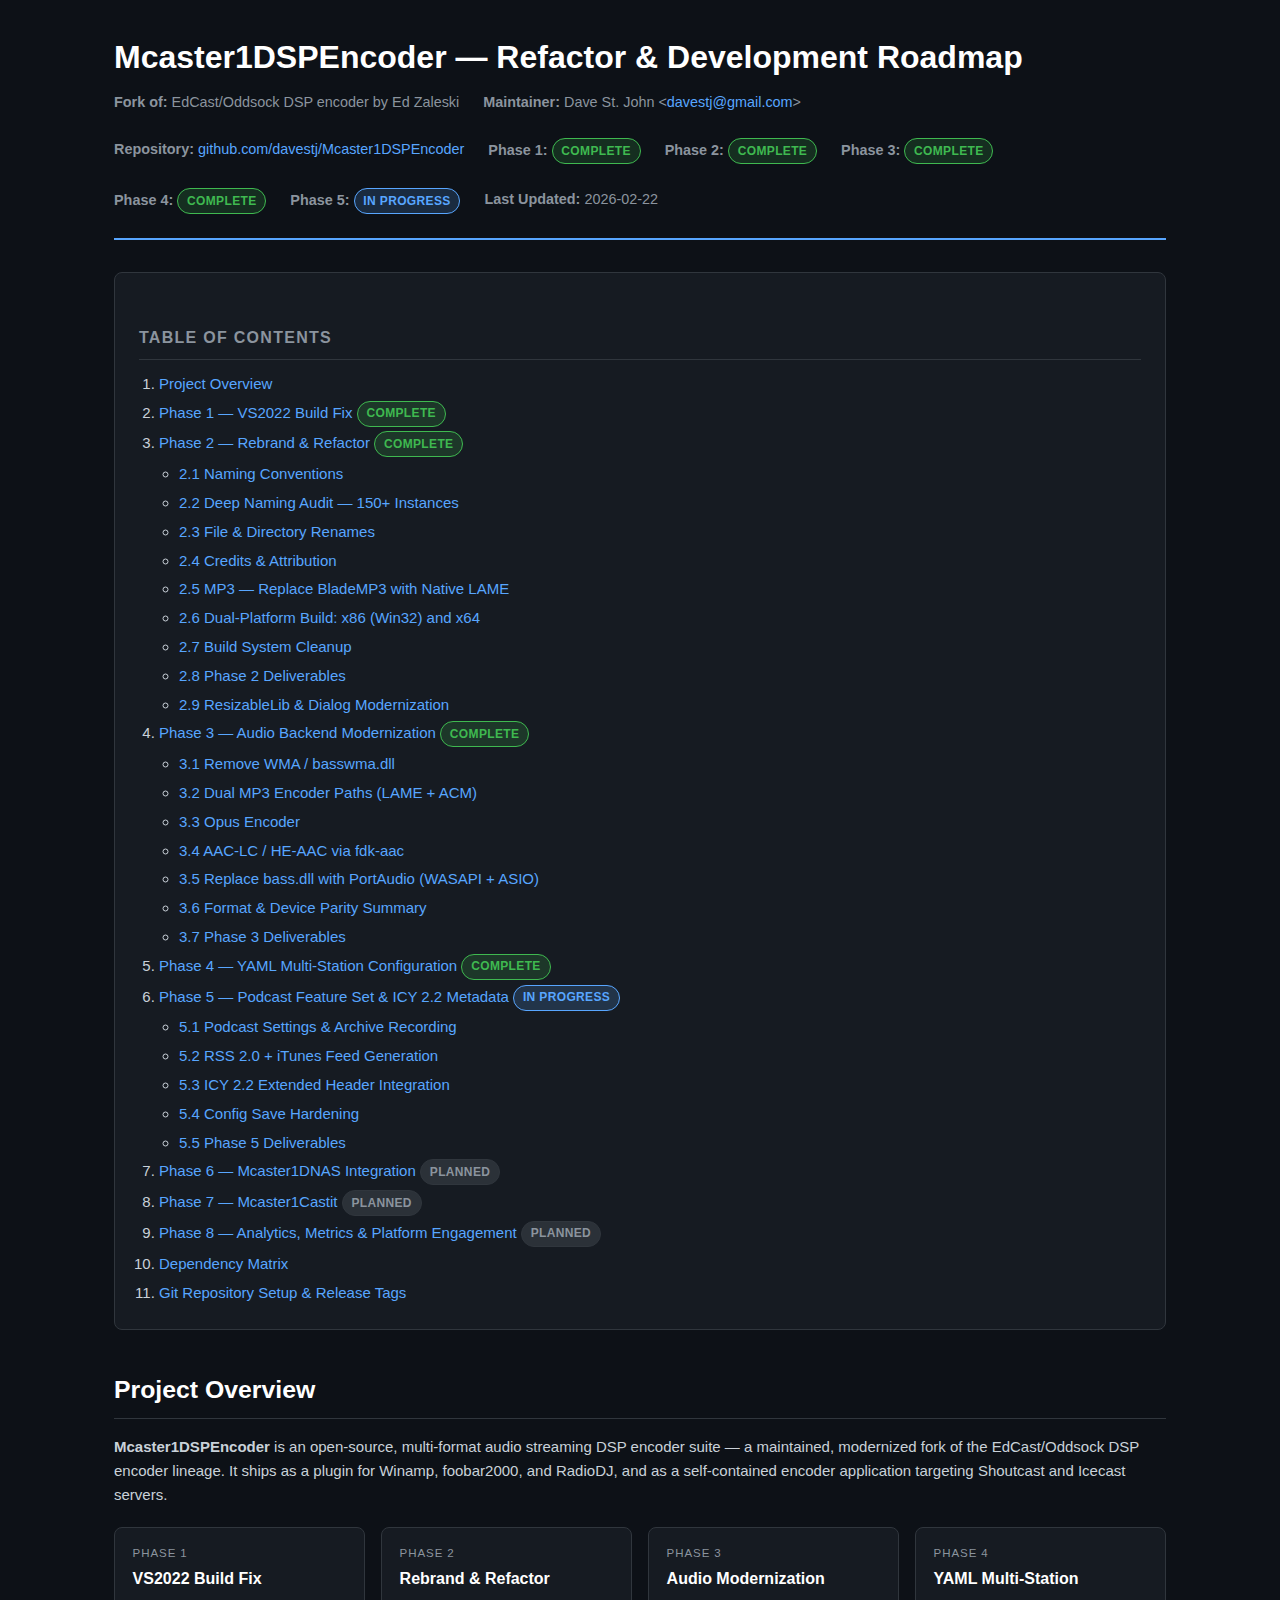
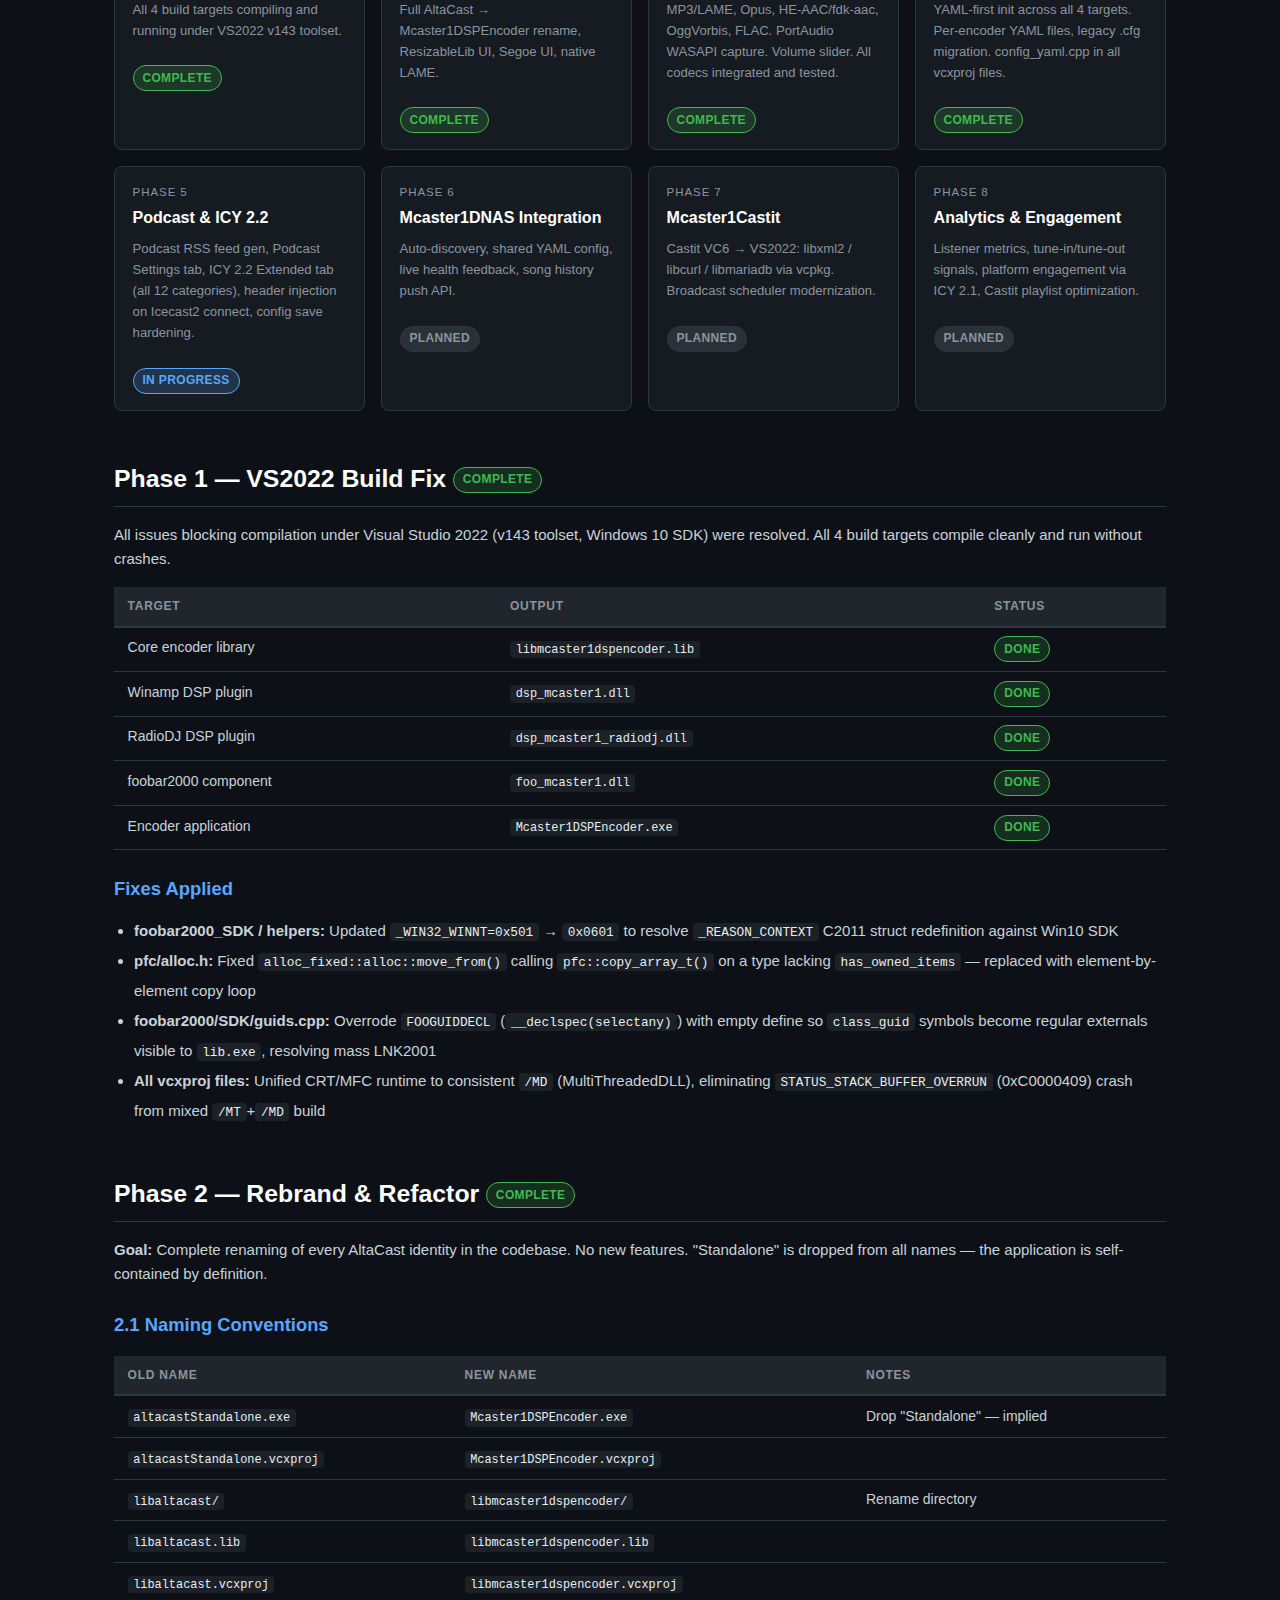
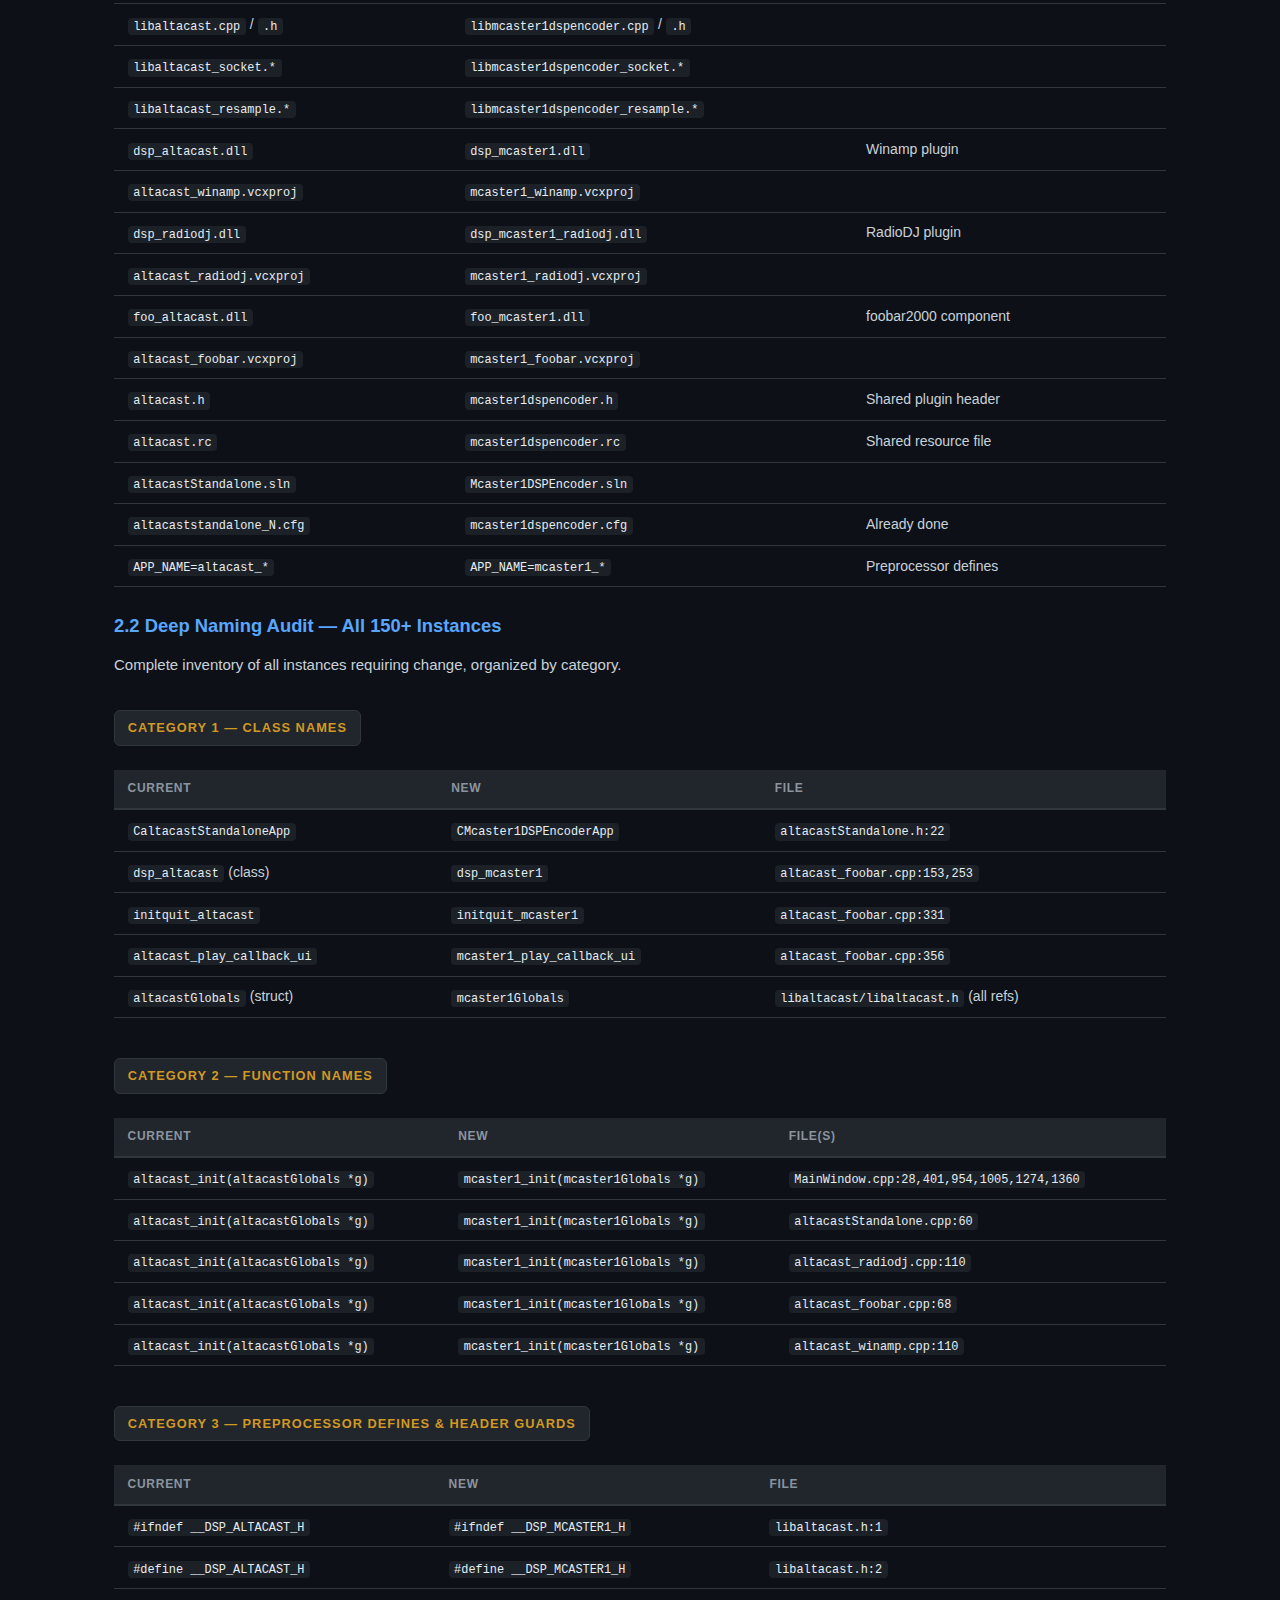
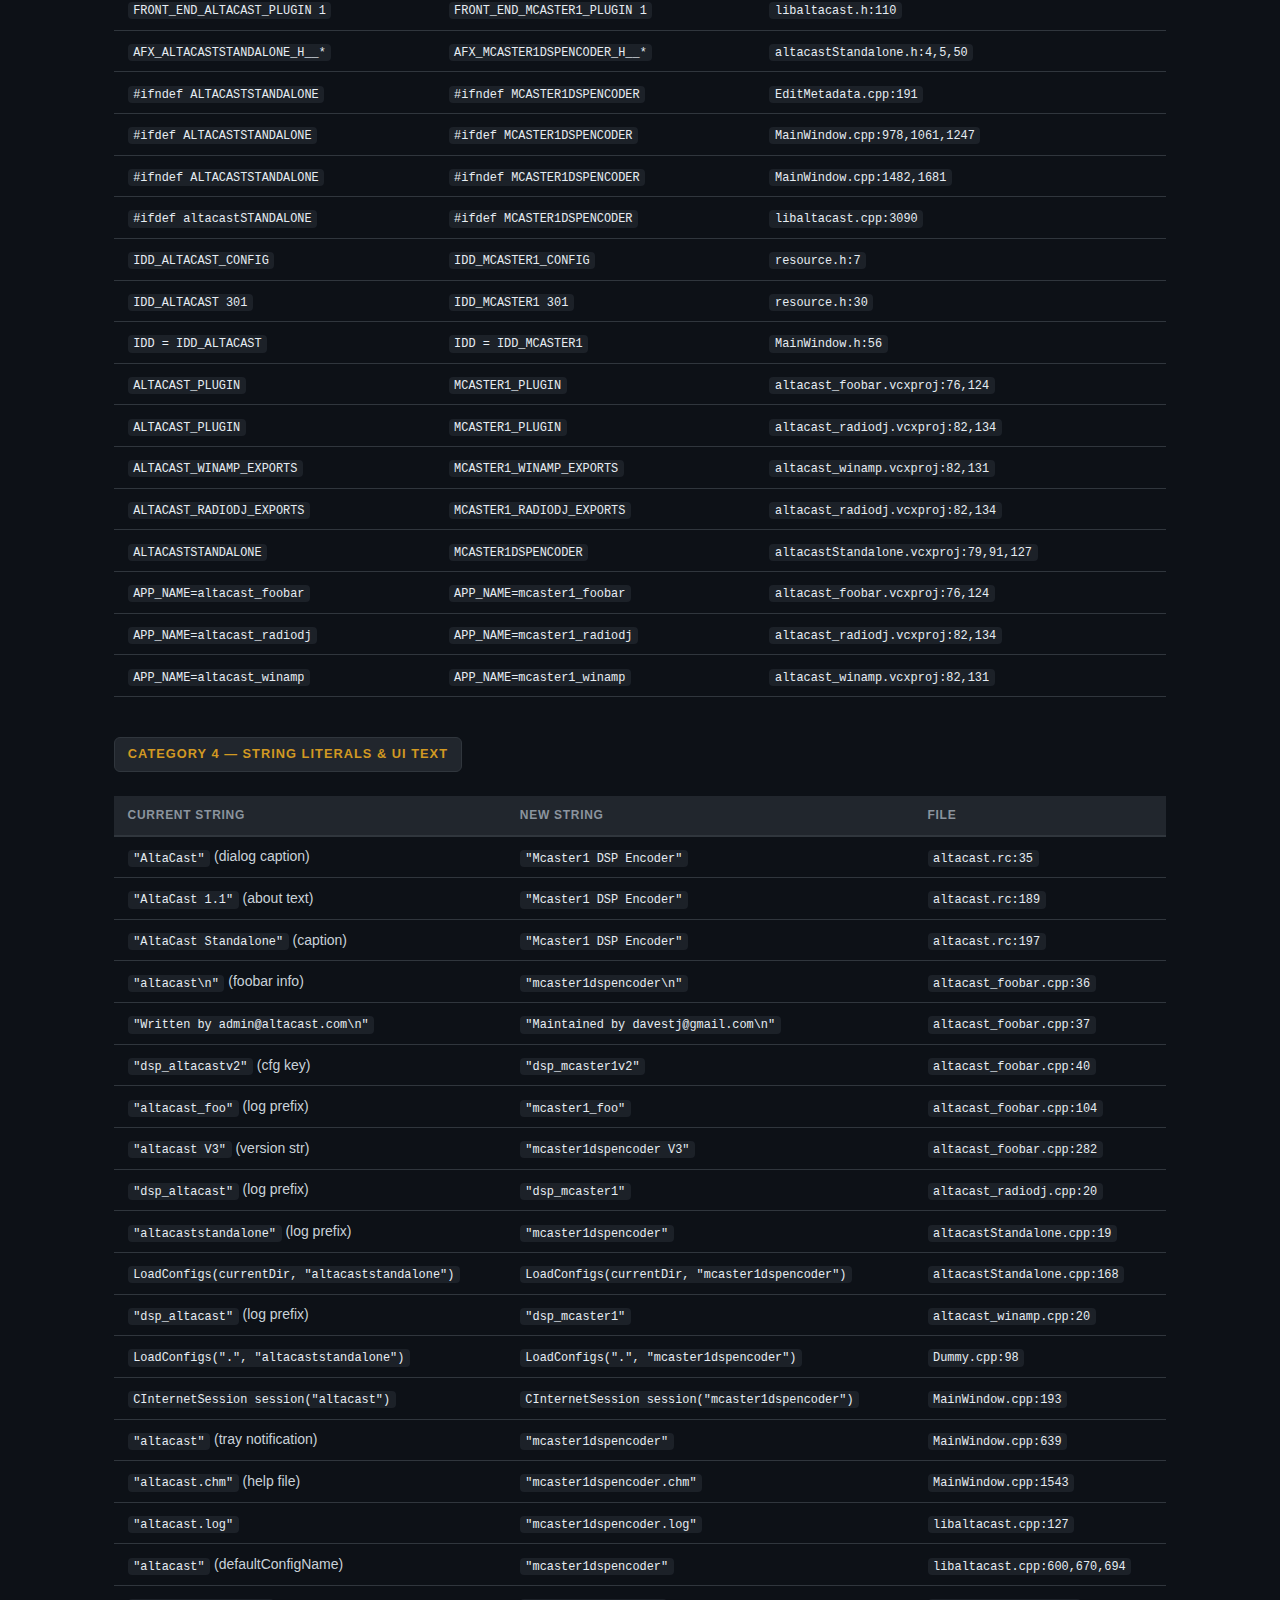
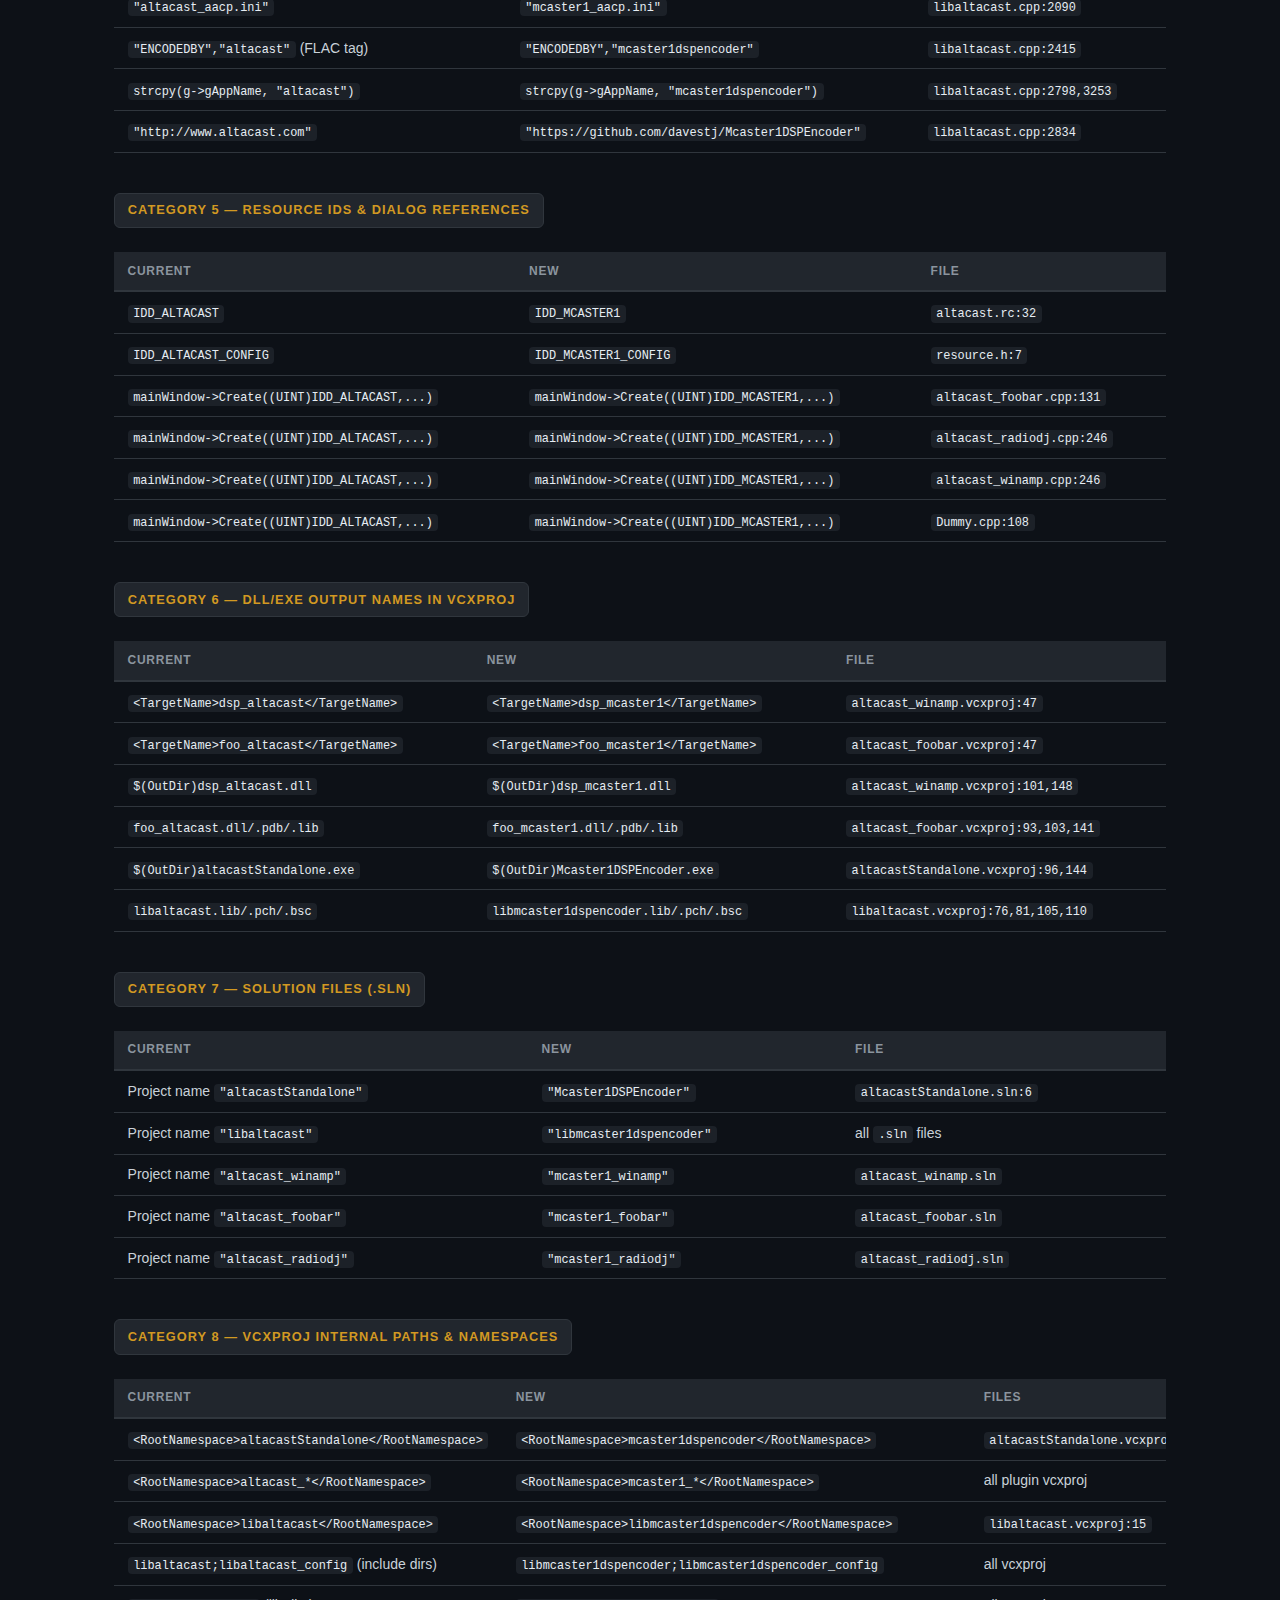
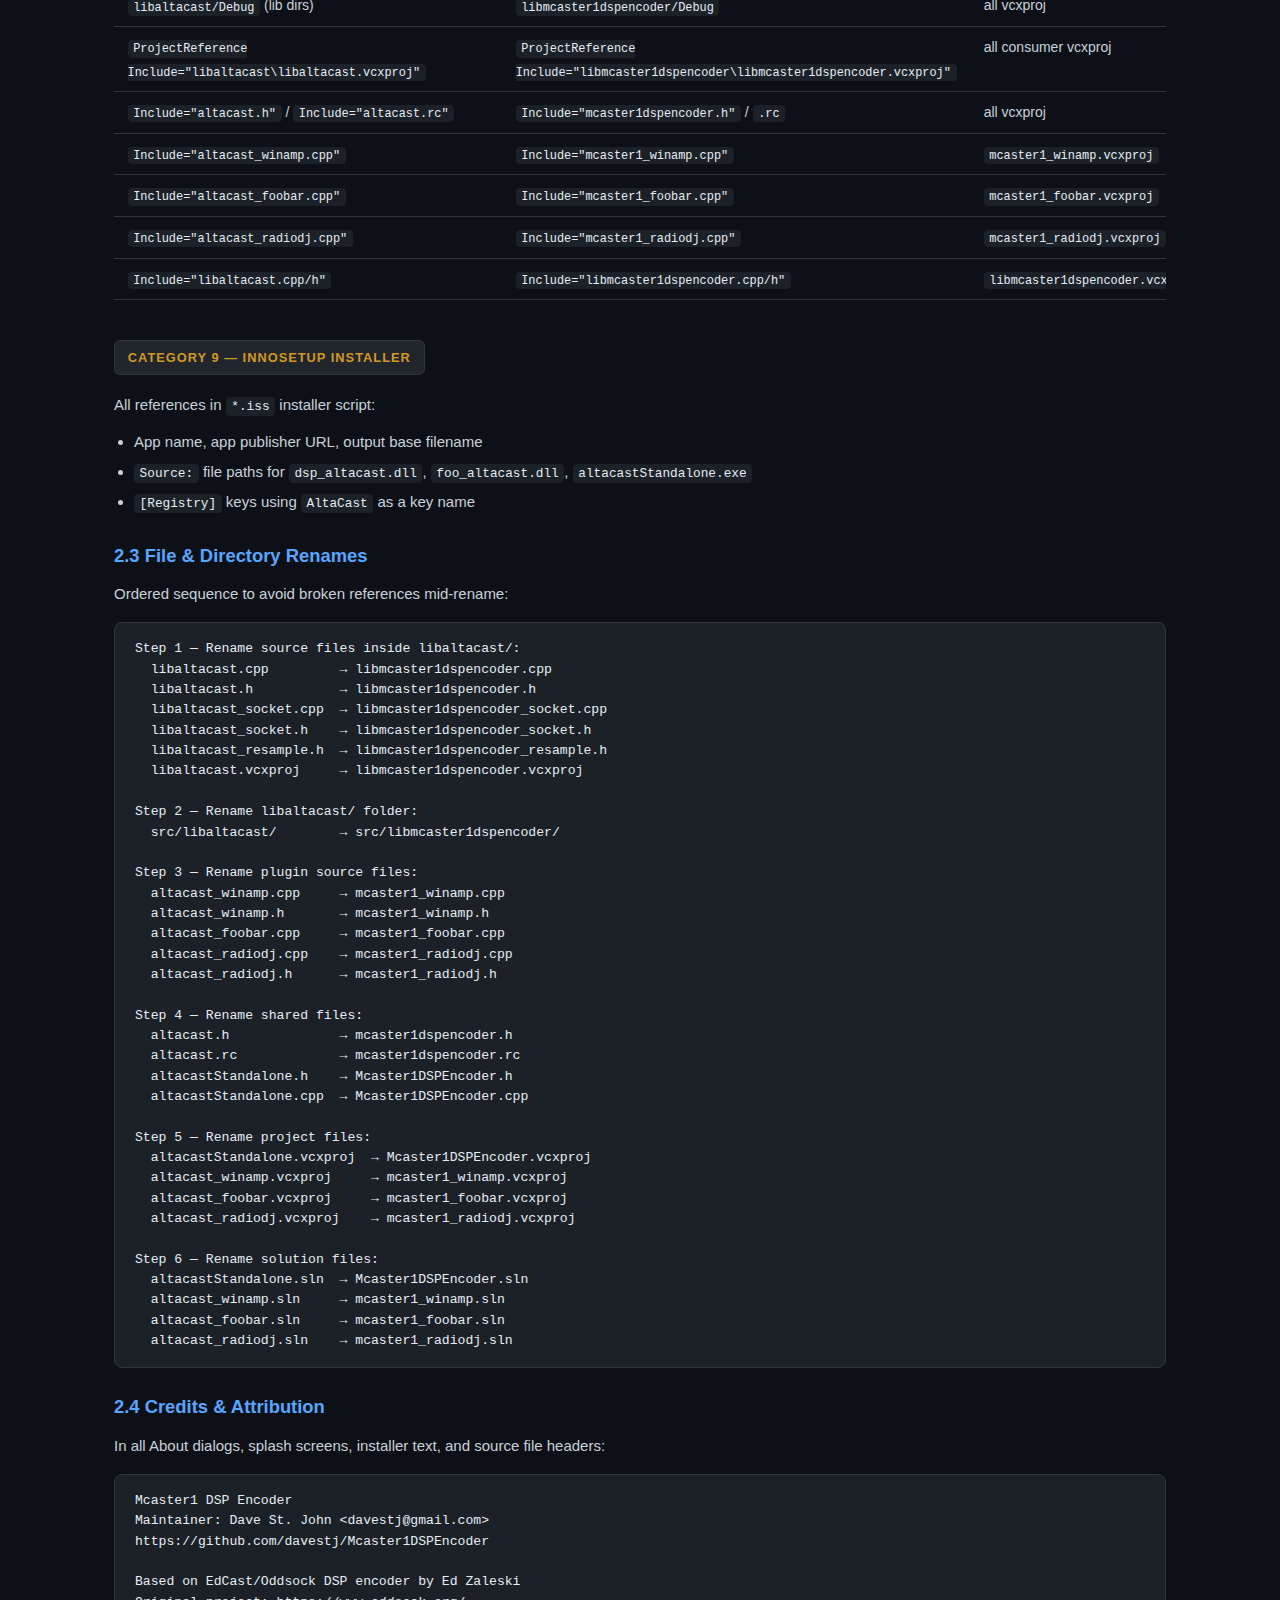
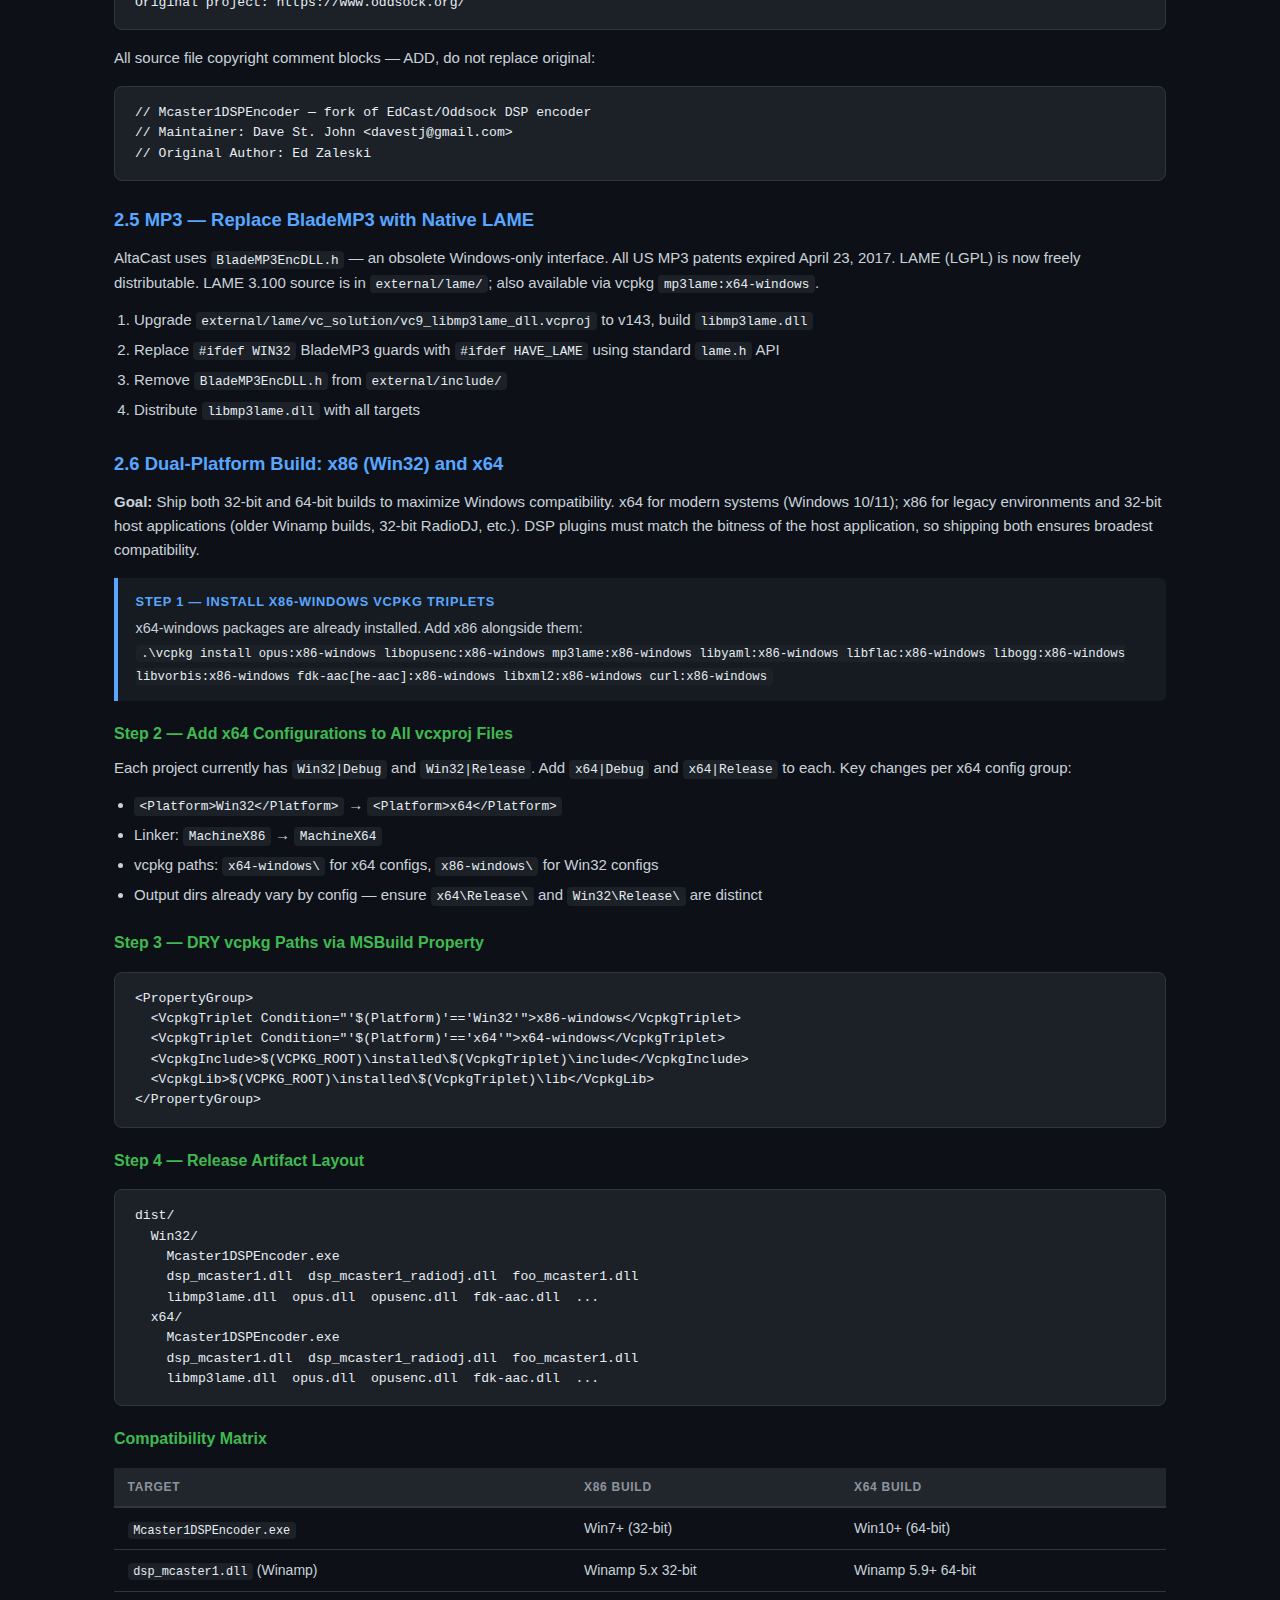
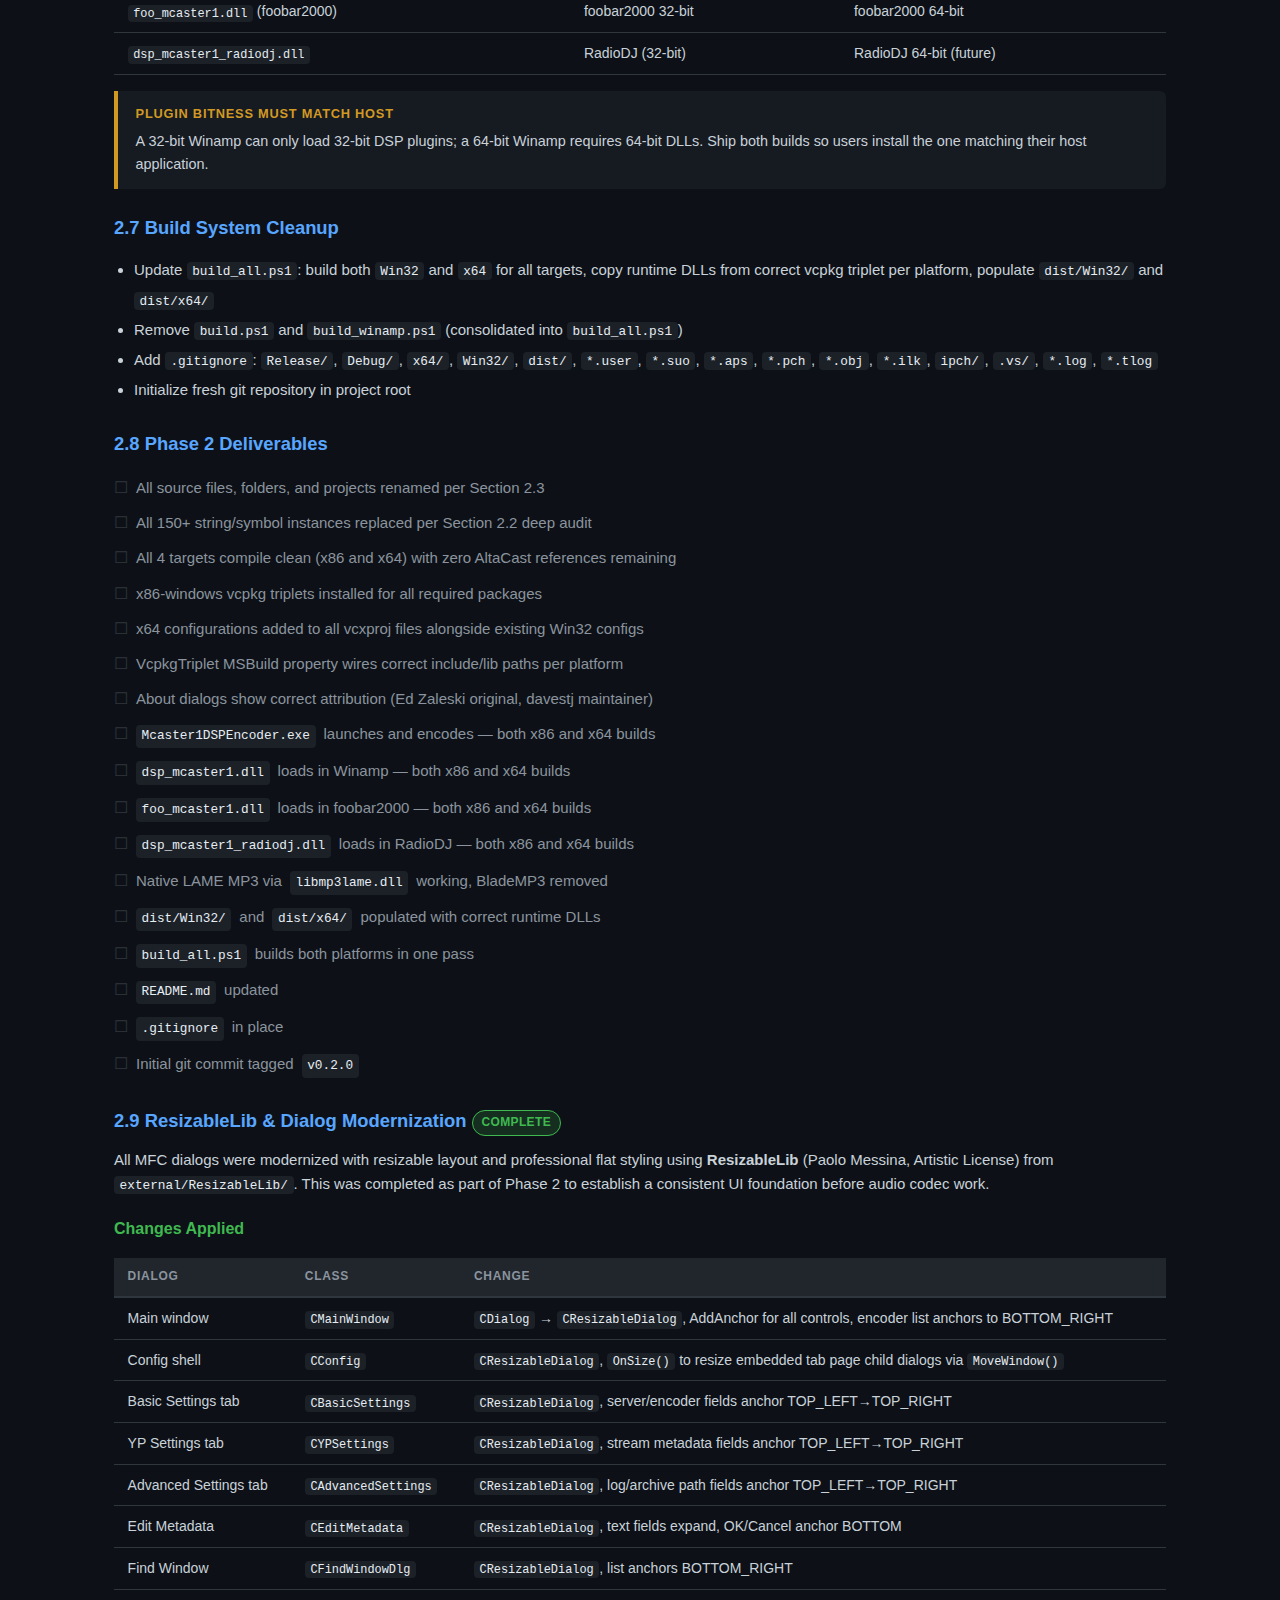
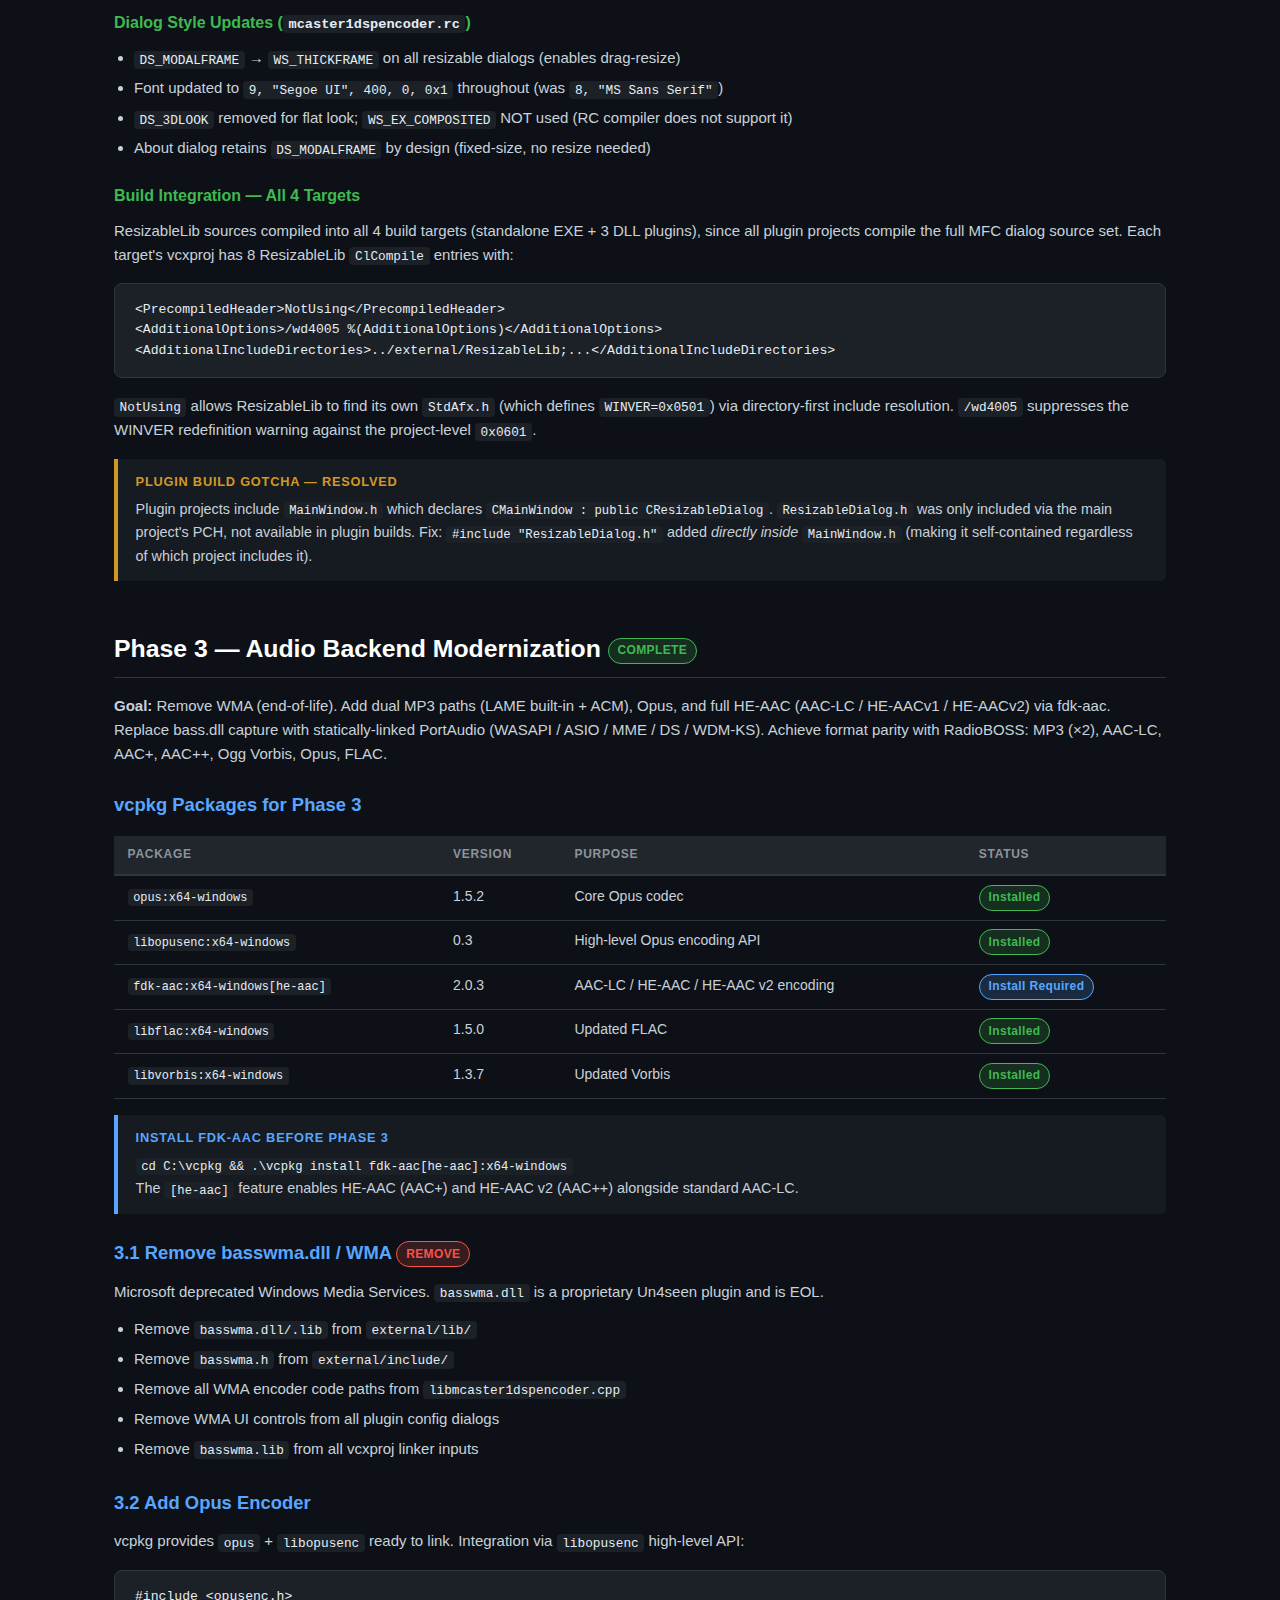
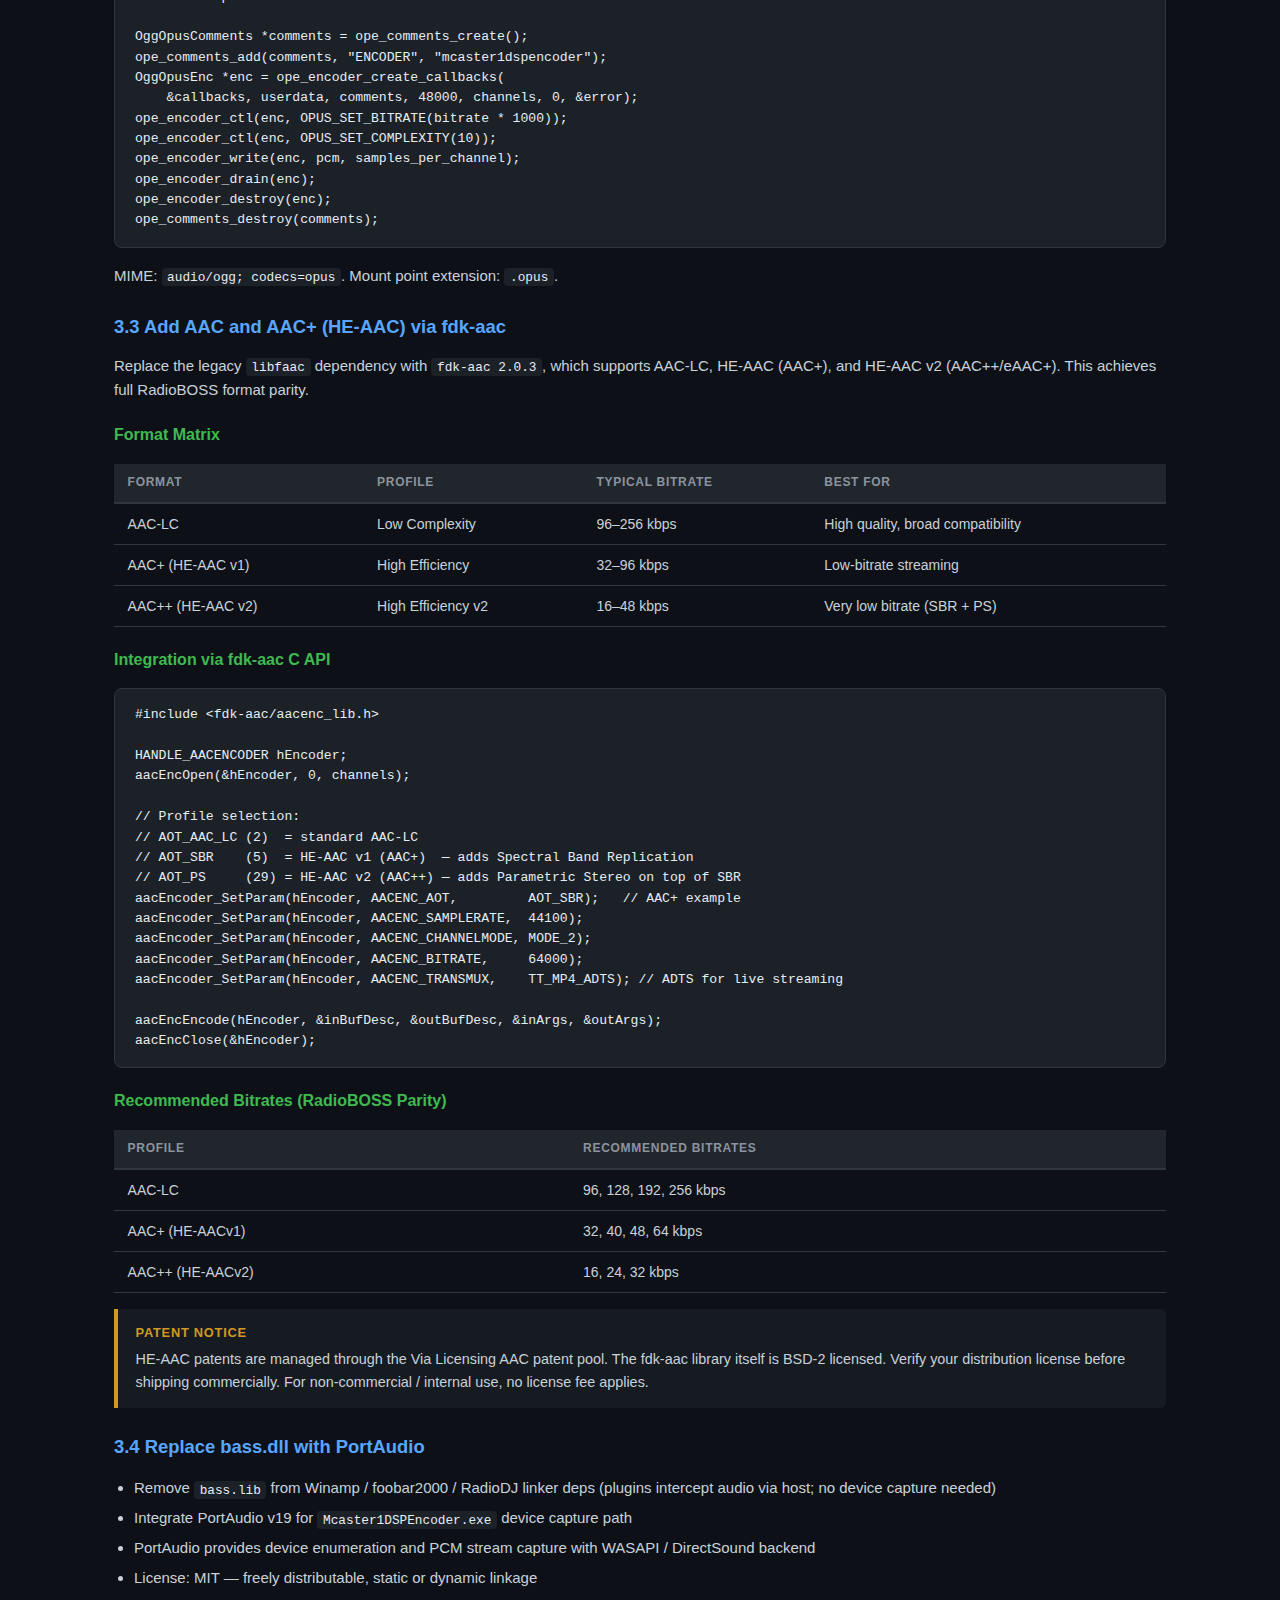
<file: REFACTOR-REPORT.html>
<!DOCTYPE html>
<html lang="en">
<head>
  <meta charset="UTF-8" />
  <meta name="viewport" content="width=device-width, initial-scale=1.0" />
  <title>Mcaster1DSPEncoder — Refactor &amp; Development Roadmap</title>
  <style>
    :root {
      --bg: #0d1117;
      --bg2: #161b22;
      --bg3: #21262d;
      --border: #30363d;
      --text: #c9d1d9;
      --text-muted: #8b949e;
      --accent: #58a6ff;
      --accent2: #3fb950;
      --accent3: #d29922;
      --danger: #f85149;
      --code-bg: #1c2128;
    }
    * { box-sizing: border-box; margin: 0; padding: 0; }
    body {
      background: var(--bg);
      color: var(--text);
      font-family: -apple-system, BlinkMacSystemFont, "Segoe UI", Roboto, "Helvetica Neue", Arial, sans-serif;
      font-size: 15px;
      line-height: 1.6;
    }
    .page-wrap { max-width: 1100px; margin: 0 auto; padding: 2rem 1.5rem 4rem; }

    /* Header */
    .report-header { border-bottom: 2px solid var(--accent); padding-bottom: 1.5rem; margin-bottom: 2rem; }
    .report-header h1 { font-size: 2rem; color: #fff; margin-bottom: 0.25rem; }
    .report-header .meta { color: var(--text-muted); font-size: 0.9rem; display: flex; flex-wrap: wrap; gap: 1.5rem; margin-top: 0.5rem; }
    .report-header .meta a { color: var(--accent); text-decoration: none; }
    .report-header .meta a:hover { text-decoration: underline; }

    /* TOC */
    .toc { background: var(--bg2); border: 1px solid var(--border); border-radius: 8px; padding: 1.25rem 1.5rem; margin-bottom: 2.5rem; }
    .toc h2 { font-size: 1rem; color: var(--text-muted); text-transform: uppercase; letter-spacing: 0.08em; margin-bottom: 0.75rem; }
    .toc ol { margin-left: 1.25rem; }
    .toc li { margin: 0.3rem 0; }
    .toc a { color: var(--accent); text-decoration: none; }
    .toc a:hover { text-decoration: underline; }
    .toc ul { margin-left: 1.25rem; }

    /* Sections */
    section { margin-bottom: 3rem; }
    h2 { font-size: 1.55rem; color: #fff; border-bottom: 1px solid var(--border); padding-bottom: 0.5rem; margin: 2rem 0 1rem; }
    h3 { font-size: 1.15rem; color: var(--accent); margin: 1.5rem 0 0.75rem; }
    h4 { font-size: 1rem; color: var(--accent2); margin: 1.25rem 0 0.5rem; }
    p { margin: 0.6rem 0; }

    /* Badges */
    .badge { display: inline-block; font-size: 0.75rem; font-weight: 600; padding: 0.15rem 0.55rem; border-radius: 20px; letter-spacing: 0.03em; vertical-align: middle; }
    .badge-done   { background: rgba(63,185,80,0.18);  color: var(--accent2); border: 1px solid var(--accent2); }
    .badge-next   { background: rgba(88,166,255,0.18); color: var(--accent);  border: 1px solid var(--accent); }
    .badge-pend   { background: rgba(139,148,158,0.18); color: var(--text-muted); border: 1px solid var(--border); }
    .badge-remove { background: rgba(248,81,73,0.18);  color: var(--danger);  border: 1px solid var(--danger); }

    /* Tables */
    .tbl-wrap { overflow-x: auto; margin: 1rem 0; }
    table { width: 100%; border-collapse: collapse; font-size: 0.875rem; }
    thead tr { background: var(--bg3); }
    th { text-align: left; padding: 0.6rem 0.85rem; color: var(--text-muted); font-weight: 600; text-transform: uppercase; font-size: 0.75rem; letter-spacing: 0.06em; border-bottom: 2px solid var(--border); }
    td { padding: 0.55rem 0.85rem; border-bottom: 1px solid var(--border); vertical-align: top; }
    tr:hover td { background: rgba(255,255,255,0.02); }
    code { background: var(--code-bg); color: #e6edf3; padding: 0.1rem 0.35rem; border-radius: 4px; font-size: 0.85em; font-family: "Cascadia Code","Fira Code",Consolas,"Courier New",monospace; }

    /* Code blocks */
    pre { background: var(--code-bg); border: 1px solid var(--border); border-radius: 8px; padding: 1rem 1.25rem; overflow-x: auto; margin: 1rem 0; font-size: 0.82rem; line-height: 1.55; font-family: "Cascadia Code","Fira Code",Consolas,"Courier New",monospace; color: #e6edf3; }

    /* Callout boxes */
    .callout { border-left: 4px solid; background: var(--bg2); border-radius: 0 6px 6px 0; padding: 0.85rem 1.1rem; margin: 1rem 0; font-size: 0.9rem; }
    .callout-info    { border-color: var(--accent); }
    .callout-warn    { border-color: var(--accent3); }
    .callout-danger  { border-color: var(--danger); }
    .callout-success { border-color: var(--accent2); }
    .callout strong  { display: block; margin-bottom: 0.3rem; font-size: 0.8rem; text-transform: uppercase; letter-spacing: 0.06em; }
    .callout-info strong    { color: var(--accent); }
    .callout-warn strong    { color: var(--accent3); }
    .callout-danger strong  { color: var(--danger); }
    .callout-success strong { color: var(--accent2); }

    /* Checklist */
    .checklist { list-style: none; margin: 0.75rem 0; }
    .checklist li { padding: 0.3rem 0; color: var(--text-muted); display: flex; align-items: baseline; gap: 0.5rem; }
    .checklist li::before { content: "\2610"; color: var(--border); font-size: 1rem; flex-shrink: 0; }

    /* Category headers */
    .audit-category { background: var(--bg3); border: 1px solid var(--border); border-radius: 6px; padding: 0.4rem 0.8rem; font-size: 0.8rem; font-weight: 700; text-transform: uppercase; letter-spacing: 0.08em; color: var(--accent3); margin: 1.5rem 0 0.5rem; display: inline-block; }

    /* Phase cards */
    .phase-grid { display: grid; grid-template-columns: repeat(auto-fill,minmax(220px,1fr)); gap: 1rem; margin: 1.25rem 0; }
    .phase-card { background: var(--bg2); border: 1px solid var(--border); border-radius: 8px; padding: 1rem 1.1rem; }
    .phase-card .phase-num { font-size: 0.72rem; color: var(--text-muted); text-transform: uppercase; letter-spacing: 0.08em; }
    .phase-card .phase-name { font-size: 1rem; font-weight: 600; color: #fff; margin: 0.2rem 0 0.5rem; }
    .phase-card p { font-size: 0.82rem; color: var(--text-muted); margin: 0; }

    footer { border-top: 1px solid var(--border); padding-top: 1.5rem; margin-top: 3rem; font-size: 0.8rem; color: var(--text-muted); text-align: center; }
    footer a { color: var(--accent); text-decoration: none; }
    ul.plain { margin-left: 1.25rem; line-height: 2; }
    ol.plain { margin-left: 1.25rem; line-height: 2; }
  </style>
</head>
<body>
<div class="page-wrap">

  <!-- HEADER -->
  <header class="report-header">
    <h1>Mcaster1DSPEncoder &mdash; Refactor &amp; Development Roadmap</h1>
    <div class="meta">
      <span><strong>Fork of:</strong> EdCast/Oddsock DSP encoder by Ed Zaleski</span>
      <span><strong>Maintainer:</strong> Dave St. John &lt;<a href="mailto:davestj@gmail.com">davestj@gmail.com</a>&gt;</span>
      <span><strong>Repository:</strong> <a href="https://github.com/davestj/Mcaster1DSPEncoder" target="_blank">github.com/davestj/Mcaster1DSPEncoder</a></span>
      <span><strong>Phase 1:</strong> <span class="badge badge-done">COMPLETE</span></span>
      <span><strong>Phase 2:</strong> <span class="badge badge-done">COMPLETE</span></span>
      <span><strong>Phase 3:</strong> <span class="badge badge-done">COMPLETE</span></span>
      <span><strong>Phase 4:</strong> <span class="badge badge-done">COMPLETE</span></span>
      <span><strong>Phase 5:</strong> <span class="badge badge-next">IN PROGRESS</span></span>
      <span><strong>Last Updated:</strong> 2026-02-22</span>
    </div>
  </header>

  <!-- TOC -->
  <nav class="toc" id="toc">
    <h2>Table of Contents</h2>
    <ol>
      <li><a href="#overview">Project Overview</a></li>
      <li><a href="#phase1">Phase 1 &mdash; VS2022 Build Fix <span class="badge badge-done">COMPLETE</span></a></li>
      <li><a href="#phase2">Phase 2 &mdash; Rebrand &amp; Refactor <span class="badge badge-done">COMPLETE</span></a>
        <ul>
          <li><a href="#p2-naming">2.1 Naming Conventions</a></li>
          <li><a href="#p2-audit">2.2 Deep Naming Audit &mdash; 150+ Instances</a></li>
          <li><a href="#p2-dirs">2.3 File &amp; Directory Renames</a></li>
          <li><a href="#p2-credits">2.4 Credits &amp; Attribution</a></li>
          <li><a href="#p2-lame">2.5 MP3 &mdash; Replace BladeMP3 with Native LAME</a></li>
          <li><a href="#p2-x64">2.6 Dual-Platform Build: x86 (Win32) and x64</a></li>
          <li><a href="#p2-build">2.7 Build System Cleanup</a></li>
          <li><a href="#p2-deliverables">2.8 Phase 2 Deliverables</a></li>
          <li><a href="#p2-resizable">2.9 ResizableLib &amp; Dialog Modernization</a></li>
        </ul>
      </li>
      <li><a href="#phase3">Phase 3 &mdash; Audio Backend Modernization <span class="badge badge-done">COMPLETE</span></a>
        <ul>
          <li><a href="#p3-wma">3.1 Remove WMA / basswma.dll</a></li>
          <li><a href="#p3-mp3">3.2 Dual MP3 Encoder Paths (LAME + ACM)</a></li>
          <li><a href="#p3-opus">3.3 Opus Encoder</a></li>
          <li><a href="#p3-aac">3.4 AAC-LC / HE-AAC via fdk-aac</a></li>
          <li><a href="#p3-portaudio">3.5 Replace bass.dll with PortAudio (WASAPI + ASIO)</a></li>
          <li><a href="#p3-parity">3.6 Format &amp; Device Parity Summary</a></li>
          <li><a href="#p3-deliverables">3.7 Phase 3 Deliverables</a></li>
        </ul>
      </li>
      <li><a href="#phase4">Phase 4 &mdash; YAML Multi-Station Configuration <span class="badge badge-done">COMPLETE</span></a></li>
      <li><a href="#phase5">Phase 5 &mdash; Podcast Feature Set &amp; ICY 2.2 Metadata <span class="badge badge-next">IN PROGRESS</span></a>
        <ul>
          <li><a href="#p5-podcast">5.1 Podcast Settings &amp; Archive Recording</a></li>
          <li><a href="#p5-rss">5.2 RSS 2.0 + iTunes Feed Generation</a></li>
          <li><a href="#p5-icy22">5.3 ICY 2.2 Extended Header Integration</a></li>
          <li><a href="#p5-save">5.4 Config Save Hardening</a></li>
          <li><a href="#p5-deliverables">5.5 Phase 5 Deliverables</a></li>
        </ul>
      </li>
      <li><a href="#phase6">Phase 6 &mdash; Mcaster1DNAS Integration <span class="badge badge-pend">PLANNED</span></a></li>
      <li><a href="#phase7">Phase 7 &mdash; Mcaster1Castit <span class="badge badge-pend">PLANNED</span></a></li>
      <li><a href="#phase8">Phase 8 &mdash; Analytics, Metrics &amp; Platform Engagement <span class="badge badge-pend">PLANNED</span></a></li>
      <li><a href="#deps">Dependency Matrix</a></li>
      <li><a href="#git">Git Repository Setup &amp; Release Tags</a></li>
    </ol>
  </nav>

  <!-- OVERVIEW -->
  <section id="overview">
    <h2>Project Overview</h2>
    <p><strong>Mcaster1DSPEncoder</strong> is an open-source, multi-format audio streaming DSP encoder suite &mdash;
    a maintained, modernized fork of the EdCast/Oddsock DSP encoder lineage. It ships as a plugin for Winamp, foobar2000, and RadioDJ,
    and as a self-contained encoder application targeting Shoutcast and Icecast servers.</p>
    <div class="phase-grid">
      <div class="phase-card">
        <div class="phase-num">Phase 1</div>
        <div class="phase-name">VS2022 Build Fix</div>
        <p>All 4 build targets compiling and running under VS2022 v143 toolset.</p>
        <br/><span class="badge badge-done">COMPLETE</span>
      </div>
      <div class="phase-card">
        <div class="phase-num">Phase 2</div>
        <div class="phase-name">Rebrand &amp; Refactor</div>
        <p>Full AltaCast &rarr; Mcaster1DSPEncoder rename, ResizableLib UI, Segoe UI, native LAME.</p>
        <br/><span class="badge badge-done">COMPLETE</span>
      </div>
      <div class="phase-card">
        <div class="phase-num">Phase 3</div>
        <div class="phase-name">Audio Modernization</div>
        <p>MP3/LAME, Opus, HE-AAC/fdk-aac, OggVorbis, FLAC. PortAudio WASAPI capture. Volume slider. All codecs integrated and tested.</p>
        <br/><span class="badge badge-done">COMPLETE</span>
      </div>
      <div class="phase-card">
        <div class="phase-num">Phase 4</div>
        <div class="phase-name">YAML Multi-Station</div>
        <p>YAML-first init across all 4 targets. Per-encoder YAML files, legacy .cfg migration. config_yaml.cpp in all vcxproj files.</p>
        <br/><span class="badge badge-done">COMPLETE</span>
      </div>
      <div class="phase-card">
        <div class="phase-num">Phase 5</div>
        <div class="phase-name">Podcast &amp; ICY 2.2</div>
        <p>Podcast RSS feed gen, Podcast Settings tab, ICY 2.2 Extended tab (all 12 categories), header injection on Icecast2 connect, config save hardening.</p>
        <br/><span class="badge badge-next">IN PROGRESS</span>
      </div>
      <div class="phase-card">
        <div class="phase-num">Phase 6</div>
        <div class="phase-name">Mcaster1DNAS Integration</div>
        <p>Auto-discovery, shared YAML config, live health feedback, song history push API.</p>
        <br/><span class="badge badge-pend">PLANNED</span>
      </div>
      <div class="phase-card">
        <div class="phase-num">Phase 7</div>
        <div class="phase-name">Mcaster1Castit</div>
        <p>Castit VC6 &rarr; VS2022: libxml2 / libcurl / libmariadb via vcpkg. Broadcast scheduler modernization.</p>
        <br/><span class="badge badge-pend">PLANNED</span>
      </div>
      <div class="phase-card">
        <div class="phase-num">Phase 8</div>
        <div class="phase-name">Analytics &amp; Engagement</div>
        <p>Listener metrics, tune-in/tune-out signals, platform engagement via ICY 2.1, Castit playlist optimization.</p>
        <br/><span class="badge badge-pend">PLANNED</span>
      </div>
    </div>
  </section>

  <!-- PHASE 1 -->
  <section id="phase1">
    <h2>Phase 1 &mdash; VS2022 Build Fix <span class="badge badge-done">COMPLETE</span></h2>
    <p>All issues blocking compilation under Visual Studio 2022 (v143 toolset, Windows 10 SDK) were resolved.
    All 4 build targets compile cleanly and run without crashes.</p>
    <div class="tbl-wrap">
      <table>
        <thead><tr><th>Target</th><th>Output</th><th>Status</th></tr></thead>
        <tbody>
          <tr><td>Core encoder library</td><td><code>libmcaster1dspencoder.lib</code></td><td><span class="badge badge-done">DONE</span></td></tr>
          <tr><td>Winamp DSP plugin</td><td><code>dsp_mcaster1.dll</code></td><td><span class="badge badge-done">DONE</span></td></tr>
          <tr><td>RadioDJ DSP plugin</td><td><code>dsp_mcaster1_radiodj.dll</code></td><td><span class="badge badge-done">DONE</span></td></tr>
          <tr><td>foobar2000 component</td><td><code>foo_mcaster1.dll</code></td><td><span class="badge badge-done">DONE</span></td></tr>
          <tr><td>Encoder application</td><td><code>Mcaster1DSPEncoder.exe</code></td><td><span class="badge badge-done">DONE</span></td></tr>
        </tbody>
      </table>
    </div>
    <h3>Fixes Applied</h3>
    <ul class="plain">
      <li><strong>foobar2000_SDK / helpers:</strong> Updated <code>_WIN32_WINNT=0x501</code> &rarr; <code>0x0601</code> to resolve <code>_REASON_CONTEXT</code> C2011 struct redefinition against Win10 SDK</li>
      <li><strong>pfc/alloc.h:</strong> Fixed <code>alloc_fixed::alloc::move_from()</code> calling <code>pfc::copy_array_t()</code> on a type lacking <code>has_owned_items</code> &mdash; replaced with element-by-element copy loop</li>
      <li><strong>foobar2000/SDK/guids.cpp:</strong> Overrode <code>FOOGUIDDECL</code> (<code>__declspec(selectany)</code>) with empty define so <code>class_guid</code> symbols become regular externals visible to <code>lib.exe</code>, resolving mass LNK2001</li>
      <li><strong>All vcxproj files:</strong> Unified CRT/MFC runtime to consistent <code>/MD</code> (MultiThreadedDLL), eliminating <code>STATUS_STACK_BUFFER_OVERRUN</code> (0xC0000409) crash from mixed <code>/MT</code>+<code>/MD</code> build</li>
    </ul>
  </section>

  <!-- PHASE 2 -->
  <section id="phase2">
    <h2>Phase 2 &mdash; Rebrand &amp; Refactor <span class="badge badge-done">COMPLETE</span></h2>
    <p><strong>Goal:</strong> Complete renaming of every AltaCast identity in the codebase. No new features.
    "Standalone" is dropped from all names &mdash; the application is self-contained by definition.</p>

    <h3 id="p2-naming">2.1 Naming Conventions</h3>
    <div class="tbl-wrap">
      <table>
        <thead><tr><th>Old Name</th><th>New Name</th><th>Notes</th></tr></thead>
        <tbody>
          <tr><td><code>altacastStandalone.exe</code></td><td><code>Mcaster1DSPEncoder.exe</code></td><td>Drop "Standalone" &mdash; implied</td></tr>
          <tr><td><code>altacastStandalone.vcxproj</code></td><td><code>Mcaster1DSPEncoder.vcxproj</code></td><td></td></tr>
          <tr><td><code>libaltacast/</code></td><td><code>libmcaster1dspencoder/</code></td><td>Rename directory</td></tr>
          <tr><td><code>libaltacast.lib</code></td><td><code>libmcaster1dspencoder.lib</code></td><td></td></tr>
          <tr><td><code>libaltacast.vcxproj</code></td><td><code>libmcaster1dspencoder.vcxproj</code></td><td></td></tr>
          <tr><td><code>libaltacast.cpp</code> / <code>.h</code></td><td><code>libmcaster1dspencoder.cpp</code> / <code>.h</code></td><td></td></tr>
          <tr><td><code>libaltacast_socket.*</code></td><td><code>libmcaster1dspencoder_socket.*</code></td><td></td></tr>
          <tr><td><code>libaltacast_resample.*</code></td><td><code>libmcaster1dspencoder_resample.*</code></td><td></td></tr>
          <tr><td><code>dsp_altacast.dll</code></td><td><code>dsp_mcaster1.dll</code></td><td>Winamp plugin</td></tr>
          <tr><td><code>altacast_winamp.vcxproj</code></td><td><code>mcaster1_winamp.vcxproj</code></td><td></td></tr>
          <tr><td><code>dsp_radiodj.dll</code></td><td><code>dsp_mcaster1_radiodj.dll</code></td><td>RadioDJ plugin</td></tr>
          <tr><td><code>altacast_radiodj.vcxproj</code></td><td><code>mcaster1_radiodj.vcxproj</code></td><td></td></tr>
          <tr><td><code>foo_altacast.dll</code></td><td><code>foo_mcaster1.dll</code></td><td>foobar2000 component</td></tr>
          <tr><td><code>altacast_foobar.vcxproj</code></td><td><code>mcaster1_foobar.vcxproj</code></td><td></td></tr>
          <tr><td><code>altacast.h</code></td><td><code>mcaster1dspencoder.h</code></td><td>Shared plugin header</td></tr>
          <tr><td><code>altacast.rc</code></td><td><code>mcaster1dspencoder.rc</code></td><td>Shared resource file</td></tr>
          <tr><td><code>altacastStandalone.sln</code></td><td><code>Mcaster1DSPEncoder.sln</code></td><td></td></tr>
          <tr><td><code>altacaststandalone_N.cfg</code></td><td><code>mcaster1dspencoder.cfg</code></td><td>Already done</td></tr>
          <tr><td><code>APP_NAME=altacast_*</code></td><td><code>APP_NAME=mcaster1_*</code></td><td>Preprocessor defines</td></tr>
        </tbody>
      </table>
    </div>

    <h3 id="p2-audit">2.2 Deep Naming Audit &mdash; All 150+ Instances</h3>
    <p>Complete inventory of all instances requiring change, organized by category.</p>

    <div class="audit-category">Category 1 &mdash; Class Names</div>
    <div class="tbl-wrap">
      <table>
        <thead><tr><th>Current</th><th>New</th><th>File</th></tr></thead>
        <tbody>
          <tr><td><code>CaltacastStandaloneApp</code></td><td><code>CMcaster1DSPEncoderApp</code></td><td><code>altacastStandalone.h:22</code></td></tr>
          <tr><td><code>dsp_altacast</code> (class)</td><td><code>dsp_mcaster1</code></td><td><code>altacast_foobar.cpp:153,253</code></td></tr>
          <tr><td><code>initquit_altacast</code></td><td><code>initquit_mcaster1</code></td><td><code>altacast_foobar.cpp:331</code></td></tr>
          <tr><td><code>altacast_play_callback_ui</code></td><td><code>mcaster1_play_callback_ui</code></td><td><code>altacast_foobar.cpp:356</code></td></tr>
          <tr><td><code>altacastGlobals</code> (struct)</td><td><code>mcaster1Globals</code></td><td><code>libaltacast/libaltacast.h</code> (all refs)</td></tr>
        </tbody>
      </table>
    </div>

    <div class="audit-category">Category 2 &mdash; Function Names</div>
    <div class="tbl-wrap">
      <table>
        <thead><tr><th>Current</th><th>New</th><th>File(s)</th></tr></thead>
        <tbody>
          <tr><td><code>altacast_init(altacastGlobals *g)</code></td><td><code>mcaster1_init(mcaster1Globals *g)</code></td><td><code>MainWindow.cpp:28,401,954,1005,1274,1360</code></td></tr>
          <tr><td><code>altacast_init(altacastGlobals *g)</code></td><td><code>mcaster1_init(mcaster1Globals *g)</code></td><td><code>altacastStandalone.cpp:60</code></td></tr>
          <tr><td><code>altacast_init(altacastGlobals *g)</code></td><td><code>mcaster1_init(mcaster1Globals *g)</code></td><td><code>altacast_radiodj.cpp:110</code></td></tr>
          <tr><td><code>altacast_init(altacastGlobals *g)</code></td><td><code>mcaster1_init(mcaster1Globals *g)</code></td><td><code>altacast_foobar.cpp:68</code></td></tr>
          <tr><td><code>altacast_init(altacastGlobals *g)</code></td><td><code>mcaster1_init(mcaster1Globals *g)</code></td><td><code>altacast_winamp.cpp:110</code></td></tr>
        </tbody>
      </table>
    </div>

    <div class="audit-category">Category 3 &mdash; Preprocessor Defines &amp; Header Guards</div>
    <div class="tbl-wrap">
      <table>
        <thead><tr><th>Current</th><th>New</th><th>File</th></tr></thead>
        <tbody>
          <tr><td><code>#ifndef __DSP_ALTACAST_H</code></td><td><code>#ifndef __DSP_MCASTER1_H</code></td><td><code>libaltacast.h:1</code></td></tr>
          <tr><td><code>#define __DSP_ALTACAST_H</code></td><td><code>#define __DSP_MCASTER1_H</code></td><td><code>libaltacast.h:2</code></td></tr>
          <tr><td><code>FRONT_END_ALTACAST_PLUGIN 1</code></td><td><code>FRONT_END_MCASTER1_PLUGIN 1</code></td><td><code>libaltacast.h:110</code></td></tr>
          <tr><td><code>AFX_ALTACASTSTANDALONE_H__*</code></td><td><code>AFX_MCASTER1DSPENCODER_H__*</code></td><td><code>altacastStandalone.h:4,5,50</code></td></tr>
          <tr><td><code>#ifndef ALTACASTSTANDALONE</code></td><td><code>#ifndef MCASTER1DSPENCODER</code></td><td><code>EditMetadata.cpp:191</code></td></tr>
          <tr><td><code>#ifdef ALTACASTSTANDALONE</code></td><td><code>#ifdef MCASTER1DSPENCODER</code></td><td><code>MainWindow.cpp:978,1061,1247</code></td></tr>
          <tr><td><code>#ifndef ALTACASTSTANDALONE</code></td><td><code>#ifndef MCASTER1DSPENCODER</code></td><td><code>MainWindow.cpp:1482,1681</code></td></tr>
          <tr><td><code>#ifdef altacastSTANDALONE</code></td><td><code>#ifdef MCASTER1DSPENCODER</code></td><td><code>libaltacast.cpp:3090</code></td></tr>
          <tr><td><code>IDD_ALTACAST_CONFIG</code></td><td><code>IDD_MCASTER1_CONFIG</code></td><td><code>resource.h:7</code></td></tr>
          <tr><td><code>IDD_ALTACAST 301</code></td><td><code>IDD_MCASTER1 301</code></td><td><code>resource.h:30</code></td></tr>
          <tr><td><code>IDD = IDD_ALTACAST</code></td><td><code>IDD = IDD_MCASTER1</code></td><td><code>MainWindow.h:56</code></td></tr>
          <tr><td><code>ALTACAST_PLUGIN</code></td><td><code>MCASTER1_PLUGIN</code></td><td><code>altacast_foobar.vcxproj:76,124</code></td></tr>
          <tr><td><code>ALTACAST_PLUGIN</code></td><td><code>MCASTER1_PLUGIN</code></td><td><code>altacast_radiodj.vcxproj:82,134</code></td></tr>
          <tr><td><code>ALTACAST_WINAMP_EXPORTS</code></td><td><code>MCASTER1_WINAMP_EXPORTS</code></td><td><code>altacast_winamp.vcxproj:82,131</code></td></tr>
          <tr><td><code>ALTACAST_RADIODJ_EXPORTS</code></td><td><code>MCASTER1_RADIODJ_EXPORTS</code></td><td><code>altacast_radiodj.vcxproj:82,134</code></td></tr>
          <tr><td><code>ALTACASTSTANDALONE</code></td><td><code>MCASTER1DSPENCODER</code></td><td><code>altacastStandalone.vcxproj:79,91,127</code></td></tr>
          <tr><td><code>APP_NAME=altacast_foobar</code></td><td><code>APP_NAME=mcaster1_foobar</code></td><td><code>altacast_foobar.vcxproj:76,124</code></td></tr>
          <tr><td><code>APP_NAME=altacast_radiodj</code></td><td><code>APP_NAME=mcaster1_radiodj</code></td><td><code>altacast_radiodj.vcxproj:82,134</code></td></tr>
          <tr><td><code>APP_NAME=altacast_winamp</code></td><td><code>APP_NAME=mcaster1_winamp</code></td><td><code>altacast_winamp.vcxproj:82,131</code></td></tr>
        </tbody>
      </table>
    </div>

    <div class="audit-category">Category 4 &mdash; String Literals &amp; UI Text</div>
    <div class="tbl-wrap">
      <table>
        <thead><tr><th>Current String</th><th>New String</th><th>File</th></tr></thead>
        <tbody>
          <tr><td><code>"AltaCast"</code> (dialog caption)</td><td><code>"Mcaster1 DSP Encoder"</code></td><td><code>altacast.rc:35</code></td></tr>
          <tr><td><code>"AltaCast 1.1"</code> (about text)</td><td><code>"Mcaster1 DSP Encoder"</code></td><td><code>altacast.rc:189</code></td></tr>
          <tr><td><code>"AltaCast Standalone"</code> (caption)</td><td><code>"Mcaster1 DSP Encoder"</code></td><td><code>altacast.rc:197</code></td></tr>
          <tr><td><code>"altacast\n"</code> (foobar info)</td><td><code>"mcaster1dspencoder\n"</code></td><td><code>altacast_foobar.cpp:36</code></td></tr>
          <tr><td><code>"Written by admin@altacast.com\n"</code></td><td><code>"Maintained by davestj@gmail.com\n"</code></td><td><code>altacast_foobar.cpp:37</code></td></tr>
          <tr><td><code>"dsp_altacastv2"</code> (cfg key)</td><td><code>"dsp_mcaster1v2"</code></td><td><code>altacast_foobar.cpp:40</code></td></tr>
          <tr><td><code>"altacast_foo"</code> (log prefix)</td><td><code>"mcaster1_foo"</code></td><td><code>altacast_foobar.cpp:104</code></td></tr>
          <tr><td><code>"altacast V3"</code> (version str)</td><td><code>"mcaster1dspencoder V3"</code></td><td><code>altacast_foobar.cpp:282</code></td></tr>
          <tr><td><code>"dsp_altacast"</code> (log prefix)</td><td><code>"dsp_mcaster1"</code></td><td><code>altacast_radiodj.cpp:20</code></td></tr>
          <tr><td><code>"altacaststandalone"</code> (log prefix)</td><td><code>"mcaster1dspencoder"</code></td><td><code>altacastStandalone.cpp:19</code></td></tr>
          <tr><td><code>LoadConfigs(currentDir, "altacaststandalone")</code></td><td><code>LoadConfigs(currentDir, "mcaster1dspencoder")</code></td><td><code>altacastStandalone.cpp:168</code></td></tr>
          <tr><td><code>"dsp_altacast"</code> (log prefix)</td><td><code>"dsp_mcaster1"</code></td><td><code>altacast_winamp.cpp:20</code></td></tr>
          <tr><td><code>LoadConfigs(".", "altacaststandalone")</code></td><td><code>LoadConfigs(".", "mcaster1dspencoder")</code></td><td><code>Dummy.cpp:98</code></td></tr>
          <tr><td><code>CInternetSession session("altacast")</code></td><td><code>CInternetSession session("mcaster1dspencoder")</code></td><td><code>MainWindow.cpp:193</code></td></tr>
          <tr><td><code>"altacast"</code> (tray notification)</td><td><code>"mcaster1dspencoder"</code></td><td><code>MainWindow.cpp:639</code></td></tr>
          <tr><td><code>"altacast.chm"</code> (help file)</td><td><code>"mcaster1dspencoder.chm"</code></td><td><code>MainWindow.cpp:1543</code></td></tr>
          <tr><td><code>"altacast.log"</code></td><td><code>"mcaster1dspencoder.log"</code></td><td><code>libaltacast.cpp:127</code></td></tr>
          <tr><td><code>"altacast"</code> (defaultConfigName)</td><td><code>"mcaster1dspencoder"</code></td><td><code>libaltacast.cpp:600,670,694</code></td></tr>
          <tr><td><code>"altacast_aacp.ini"</code></td><td><code>"mcaster1_aacp.ini"</code></td><td><code>libaltacast.cpp:2090</code></td></tr>
          <tr><td><code>"ENCODEDBY","altacast"</code> (FLAC tag)</td><td><code>"ENCODEDBY","mcaster1dspencoder"</code></td><td><code>libaltacast.cpp:2415</code></td></tr>
          <tr><td><code>strcpy(g-&gt;gAppName, "altacast")</code></td><td><code>strcpy(g-&gt;gAppName, "mcaster1dspencoder")</code></td><td><code>libaltacast.cpp:2798,3253</code></td></tr>
          <tr><td><code>"http://www.altacast.com"</code></td><td><code>"https://github.com/davestj/Mcaster1DSPEncoder"</code></td><td><code>libaltacast.cpp:2834</code></td></tr>
        </tbody>
      </table>
    </div>

    <div class="audit-category">Category 5 &mdash; Resource IDs &amp; Dialog References</div>
    <div class="tbl-wrap">
      <table>
        <thead><tr><th>Current</th><th>New</th><th>File</th></tr></thead>
        <tbody>
          <tr><td><code>IDD_ALTACAST</code></td><td><code>IDD_MCASTER1</code></td><td><code>altacast.rc:32</code></td></tr>
          <tr><td><code>IDD_ALTACAST_CONFIG</code></td><td><code>IDD_MCASTER1_CONFIG</code></td><td><code>resource.h:7</code></td></tr>
          <tr><td><code>mainWindow-&gt;Create((UINT)IDD_ALTACAST,...)</code></td><td><code>mainWindow-&gt;Create((UINT)IDD_MCASTER1,...)</code></td><td><code>altacast_foobar.cpp:131</code></td></tr>
          <tr><td><code>mainWindow-&gt;Create((UINT)IDD_ALTACAST,...)</code></td><td><code>mainWindow-&gt;Create((UINT)IDD_MCASTER1,...)</code></td><td><code>altacast_radiodj.cpp:246</code></td></tr>
          <tr><td><code>mainWindow-&gt;Create((UINT)IDD_ALTACAST,...)</code></td><td><code>mainWindow-&gt;Create((UINT)IDD_MCASTER1,...)</code></td><td><code>altacast_winamp.cpp:246</code></td></tr>
          <tr><td><code>mainWindow-&gt;Create((UINT)IDD_ALTACAST,...)</code></td><td><code>mainWindow-&gt;Create((UINT)IDD_MCASTER1,...)</code></td><td><code>Dummy.cpp:108</code></td></tr>
        </tbody>
      </table>
    </div>

    <div class="audit-category">Category 6 &mdash; DLL/EXE Output Names in vcxproj</div>
    <div class="tbl-wrap">
      <table>
        <thead><tr><th>Current</th><th>New</th><th>File</th></tr></thead>
        <tbody>
          <tr><td><code>&lt;TargetName&gt;dsp_altacast&lt;/TargetName&gt;</code></td><td><code>&lt;TargetName&gt;dsp_mcaster1&lt;/TargetName&gt;</code></td><td><code>altacast_winamp.vcxproj:47</code></td></tr>
          <tr><td><code>&lt;TargetName&gt;foo_altacast&lt;/TargetName&gt;</code></td><td><code>&lt;TargetName&gt;foo_mcaster1&lt;/TargetName&gt;</code></td><td><code>altacast_foobar.vcxproj:47</code></td></tr>
          <tr><td><code>$(OutDir)dsp_altacast.dll</code></td><td><code>$(OutDir)dsp_mcaster1.dll</code></td><td><code>altacast_winamp.vcxproj:101,148</code></td></tr>
          <tr><td><code>foo_altacast.dll/.pdb/.lib</code></td><td><code>foo_mcaster1.dll/.pdb/.lib</code></td><td><code>altacast_foobar.vcxproj:93,103,141</code></td></tr>
          <tr><td><code>$(OutDir)altacastStandalone.exe</code></td><td><code>$(OutDir)Mcaster1DSPEncoder.exe</code></td><td><code>altacastStandalone.vcxproj:96,144</code></td></tr>
          <tr><td><code>libaltacast.lib/.pch/.bsc</code></td><td><code>libmcaster1dspencoder.lib/.pch/.bsc</code></td><td><code>libaltacast.vcxproj:76,81,105,110</code></td></tr>
        </tbody>
      </table>
    </div>

    <div class="audit-category">Category 7 &mdash; Solution Files (.sln)</div>
    <div class="tbl-wrap">
      <table>
        <thead><tr><th>Current</th><th>New</th><th>File</th></tr></thead>
        <tbody>
          <tr><td>Project name <code>"altacastStandalone"</code></td><td><code>"Mcaster1DSPEncoder"</code></td><td><code>altacastStandalone.sln:6</code></td></tr>
          <tr><td>Project name <code>"libaltacast"</code></td><td><code>"libmcaster1dspencoder"</code></td><td>all <code>.sln</code> files</td></tr>
          <tr><td>Project name <code>"altacast_winamp"</code></td><td><code>"mcaster1_winamp"</code></td><td><code>altacast_winamp.sln</code></td></tr>
          <tr><td>Project name <code>"altacast_foobar"</code></td><td><code>"mcaster1_foobar"</code></td><td><code>altacast_foobar.sln</code></td></tr>
          <tr><td>Project name <code>"altacast_radiodj"</code></td><td><code>"mcaster1_radiodj"</code></td><td><code>altacast_radiodj.sln</code></td></tr>
        </tbody>
      </table>
    </div>

    <div class="audit-category">Category 8 &mdash; vcxproj Internal Paths &amp; Namespaces</div>
    <div class="tbl-wrap">
      <table>
        <thead><tr><th>Current</th><th>New</th><th>Files</th></tr></thead>
        <tbody>
          <tr><td><code>&lt;RootNamespace&gt;altacastStandalone&lt;/RootNamespace&gt;</code></td><td><code>&lt;RootNamespace&gt;mcaster1dspencoder&lt;/RootNamespace&gt;</code></td><td><code>altacastStandalone.vcxproj:19</code></td></tr>
          <tr><td><code>&lt;RootNamespace&gt;altacast_*&lt;/RootNamespace&gt;</code></td><td><code>&lt;RootNamespace&gt;mcaster1_*&lt;/RootNamespace&gt;</code></td><td>all plugin vcxproj</td></tr>
          <tr><td><code>&lt;RootNamespace&gt;libaltacast&lt;/RootNamespace&gt;</code></td><td><code>&lt;RootNamespace&gt;libmcaster1dspencoder&lt;/RootNamespace&gt;</code></td><td><code>libaltacast.vcxproj:15</code></td></tr>
          <tr><td><code>libaltacast;libaltacast_config</code> (include dirs)</td><td><code>libmcaster1dspencoder;libmcaster1dspencoder_config</code></td><td>all vcxproj</td></tr>
          <tr><td><code>libaltacast/Debug</code> (lib dirs)</td><td><code>libmcaster1dspencoder/Debug</code></td><td>all vcxproj</td></tr>
          <tr><td><code>ProjectReference Include="libaltacast\libaltacast.vcxproj"</code></td><td><code>ProjectReference Include="libmcaster1dspencoder\libmcaster1dspencoder.vcxproj"</code></td><td>all consumer vcxproj</td></tr>
          <tr><td><code>Include="altacast.h"</code> / <code>Include="altacast.rc"</code></td><td><code>Include="mcaster1dspencoder.h"</code> / <code>.rc</code></td><td>all vcxproj</td></tr>
          <tr><td><code>Include="altacast_winamp.cpp"</code></td><td><code>Include="mcaster1_winamp.cpp"</code></td><td><code>mcaster1_winamp.vcxproj</code></td></tr>
          <tr><td><code>Include="altacast_foobar.cpp"</code></td><td><code>Include="mcaster1_foobar.cpp"</code></td><td><code>mcaster1_foobar.vcxproj</code></td></tr>
          <tr><td><code>Include="altacast_radiodj.cpp"</code></td><td><code>Include="mcaster1_radiodj.cpp"</code></td><td><code>mcaster1_radiodj.vcxproj</code></td></tr>
          <tr><td><code>Include="libaltacast.cpp/h"</code></td><td><code>Include="libmcaster1dspencoder.cpp/h"</code></td><td><code>libmcaster1dspencoder.vcxproj</code></td></tr>
        </tbody>
      </table>
    </div>

    <div class="audit-category">Category 9 &mdash; InnoSetup Installer</div>
    <p>All references in <code>*.iss</code> installer script:</p>
    <ul class="plain">
      <li>App name, app publisher URL, output base filename</li>
      <li><code>Source:</code> file paths for <code>dsp_altacast.dll</code>, <code>foo_altacast.dll</code>, <code>altacastStandalone.exe</code></li>
      <li><code>[Registry]</code> keys using <code>AltaCast</code> as a key name</li>
    </ul>

    <h3 id="p2-dirs">2.3 File &amp; Directory Renames</h3>
    <p>Ordered sequence to avoid broken references mid-rename:</p>
    <pre>Step 1 — Rename source files inside libaltacast/:
  libaltacast.cpp         → libmcaster1dspencoder.cpp
  libaltacast.h           → libmcaster1dspencoder.h
  libaltacast_socket.cpp  → libmcaster1dspencoder_socket.cpp
  libaltacast_socket.h    → libmcaster1dspencoder_socket.h
  libaltacast_resample.h  → libmcaster1dspencoder_resample.h
  libaltacast.vcxproj     → libmcaster1dspencoder.vcxproj

Step 2 — Rename libaltacast/ folder:
  src/libaltacast/        → src/libmcaster1dspencoder/

Step 3 — Rename plugin source files:
  altacast_winamp.cpp     → mcaster1_winamp.cpp
  altacast_winamp.h       → mcaster1_winamp.h
  altacast_foobar.cpp     → mcaster1_foobar.cpp
  altacast_radiodj.cpp    → mcaster1_radiodj.cpp
  altacast_radiodj.h      → mcaster1_radiodj.h

Step 4 — Rename shared files:
  altacast.h              → mcaster1dspencoder.h
  altacast.rc             → mcaster1dspencoder.rc
  altacastStandalone.h    → Mcaster1DSPEncoder.h
  altacastStandalone.cpp  → Mcaster1DSPEncoder.cpp

Step 5 — Rename project files:
  altacastStandalone.vcxproj  → Mcaster1DSPEncoder.vcxproj
  altacast_winamp.vcxproj     → mcaster1_winamp.vcxproj
  altacast_foobar.vcxproj     → mcaster1_foobar.vcxproj
  altacast_radiodj.vcxproj    → mcaster1_radiodj.vcxproj

Step 6 — Rename solution files:
  altacastStandalone.sln  → Mcaster1DSPEncoder.sln
  altacast_winamp.sln     → mcaster1_winamp.sln
  altacast_foobar.sln     → mcaster1_foobar.sln
  altacast_radiodj.sln    → mcaster1_radiodj.sln</pre>

    <h3 id="p2-credits">2.4 Credits &amp; Attribution</h3>
    <p>In all About dialogs, splash screens, installer text, and source file headers:</p>
    <pre>Mcaster1 DSP Encoder
Maintainer: Dave St. John &lt;davestj@gmail.com&gt;
https://github.com/davestj/Mcaster1DSPEncoder

Based on EdCast/Oddsock DSP encoder by Ed Zaleski
Original project: https://www.oddsock.org/</pre>
    <p>All source file copyright comment blocks &mdash; ADD, do not replace original:</p>
    <pre>// Mcaster1DSPEncoder — fork of EdCast/Oddsock DSP encoder
// Maintainer: Dave St. John &lt;davestj@gmail.com&gt;
// Original Author: Ed Zaleski</pre>

    <h3 id="p2-lame">2.5 MP3 &mdash; Replace BladeMP3 with Native LAME</h3>
    <p>AltaCast uses <code>BladeMP3EncDLL.h</code> &mdash; an obsolete Windows-only interface. All US MP3 patents expired
    April 23, 2017. LAME (LGPL) is now freely distributable. LAME 3.100 source is in <code>external/lame/</code>;
    also available via vcpkg <code>mp3lame:x64-windows</code>.</p>
    <ol class="plain">
      <li>Upgrade <code>external/lame/vc_solution/vc9_libmp3lame_dll.vcproj</code> to v143, build <code>libmp3lame.dll</code></li>
      <li>Replace <code>#ifdef WIN32</code> BladeMP3 guards with <code>#ifdef HAVE_LAME</code> using standard <code>lame.h</code> API</li>
      <li>Remove <code>BladeMP3EncDLL.h</code> from <code>external/include/</code></li>
      <li>Distribute <code>libmp3lame.dll</code> with all targets</li>
    </ol>

    <h3 id="p2-x64">2.6 Dual-Platform Build: x86 (Win32) and x64</h3>
    <p><strong>Goal:</strong> Ship both 32-bit and 64-bit builds to maximize Windows compatibility.
    x64 for modern systems (Windows 10/11); x86 for legacy environments and 32-bit host applications
    (older Winamp builds, 32-bit RadioDJ, etc.). DSP plugins must match the bitness of the host
    application, so shipping both ensures broadest compatibility.</p>

    <div class="callout callout-info">
      <strong>Step 1 &mdash; Install x86-windows vcpkg triplets</strong>
      x64-windows packages are already installed. Add x86 alongside them:<br/>
      <code>.\vcpkg install opus:x86-windows libopusenc:x86-windows mp3lame:x86-windows libyaml:x86-windows libflac:x86-windows libogg:x86-windows libvorbis:x86-windows fdk-aac[he-aac]:x86-windows libxml2:x86-windows curl:x86-windows</code>
    </div>

    <h4>Step 2 &mdash; Add x64 Configurations to All vcxproj Files</h4>
    <p>Each project currently has <code>Win32|Debug</code> and <code>Win32|Release</code>. Add <code>x64|Debug</code>
    and <code>x64|Release</code> to each. Key changes per x64 config group:</p>
    <ul class="plain">
      <li><code>&lt;Platform&gt;Win32&lt;/Platform&gt;</code> &rarr; <code>&lt;Platform&gt;x64&lt;/Platform&gt;</code></li>
      <li>Linker: <code>MachineX86</code> &rarr; <code>MachineX64</code></li>
      <li>vcpkg paths: <code>x64-windows\</code> for x64 configs, <code>x86-windows\</code> for Win32 configs</li>
      <li>Output dirs already vary by config &mdash; ensure <code>x64\Release\</code> and <code>Win32\Release\</code> are distinct</li>
    </ul>

    <h4>Step 3 &mdash; DRY vcpkg Paths via MSBuild Property</h4>
    <pre>&lt;PropertyGroup&gt;
  &lt;VcpkgTriplet Condition="'$(Platform)'=='Win32'"&gt;x86-windows&lt;/VcpkgTriplet&gt;
  &lt;VcpkgTriplet Condition="'$(Platform)'=='x64'"&gt;x64-windows&lt;/VcpkgTriplet&gt;
  &lt;VcpkgInclude&gt;$(VCPKG_ROOT)\installed\$(VcpkgTriplet)\include&lt;/VcpkgInclude&gt;
  &lt;VcpkgLib&gt;$(VCPKG_ROOT)\installed\$(VcpkgTriplet)\lib&lt;/VcpkgLib&gt;
&lt;/PropertyGroup&gt;</pre>

    <h4>Step 4 &mdash; Release Artifact Layout</h4>
    <pre>dist/
  Win32/
    Mcaster1DSPEncoder.exe
    dsp_mcaster1.dll  dsp_mcaster1_radiodj.dll  foo_mcaster1.dll
    libmp3lame.dll  opus.dll  opusenc.dll  fdk-aac.dll  ...
  x64/
    Mcaster1DSPEncoder.exe
    dsp_mcaster1.dll  dsp_mcaster1_radiodj.dll  foo_mcaster1.dll
    libmp3lame.dll  opus.dll  opusenc.dll  fdk-aac.dll  ...</pre>

    <h4>Compatibility Matrix</h4>
    <div class="tbl-wrap">
      <table>
        <thead><tr><th>Target</th><th>x86 Build</th><th>x64 Build</th></tr></thead>
        <tbody>
          <tr><td><code>Mcaster1DSPEncoder.exe</code></td><td>Win7+ (32-bit)</td><td>Win10+ (64-bit)</td></tr>
          <tr><td><code>dsp_mcaster1.dll</code> (Winamp)</td><td>Winamp 5.x 32-bit</td><td>Winamp 5.9+ 64-bit</td></tr>
          <tr><td><code>foo_mcaster1.dll</code> (foobar2000)</td><td>foobar2000 32-bit</td><td>foobar2000 64-bit</td></tr>
          <tr><td><code>dsp_mcaster1_radiodj.dll</code></td><td>RadioDJ (32-bit)</td><td>RadioDJ 64-bit (future)</td></tr>
        </tbody>
      </table>
    </div>
    <div class="callout callout-warn">
      <strong>Plugin Bitness Must Match Host</strong>
      A 32-bit Winamp can only load 32-bit DSP plugins; a 64-bit Winamp requires 64-bit DLLs.
      Ship both builds so users install the one matching their host application.
    </div>

    <h3 id="p2-build">2.7 Build System Cleanup</h3>
    <ul class="plain">
      <li>Update <code>build_all.ps1</code>: build both <code>Win32</code> and <code>x64</code> for all targets, copy runtime DLLs from correct vcpkg triplet per platform, populate <code>dist/Win32/</code> and <code>dist/x64/</code></li>
      <li>Remove <code>build.ps1</code> and <code>build_winamp.ps1</code> (consolidated into <code>build_all.ps1</code>)</li>
      <li>Add <code>.gitignore</code>: <code>Release/</code>, <code>Debug/</code>, <code>x64/</code>, <code>Win32/</code>, <code>dist/</code>, <code>*.user</code>, <code>*.suo</code>, <code>*.aps</code>, <code>*.pch</code>, <code>*.obj</code>, <code>*.ilk</code>, <code>ipch/</code>, <code>.vs/</code>, <code>*.log</code>, <code>*.tlog</code></li>
      <li>Initialize fresh git repository in project root</li>
    </ul>

    <h3 id="p2-deliverables">2.8 Phase 2 Deliverables</h3>
    <ul class="checklist">
      <li>All source files, folders, and projects renamed per Section 2.3</li>
      <li>All 150+ string/symbol instances replaced per Section 2.2 deep audit</li>
      <li>All 4 targets compile clean (x86 and x64) with zero AltaCast references remaining</li>
      <li>x86-windows vcpkg triplets installed for all required packages</li>
      <li>x64 configurations added to all vcxproj files alongside existing Win32 configs</li>
      <li>VcpkgTriplet MSBuild property wires correct include/lib paths per platform</li>
      <li>About dialogs show correct attribution (Ed Zaleski original, davestj maintainer)</li>
      <li><code>Mcaster1DSPEncoder.exe</code> launches and encodes &mdash; both x86 and x64 builds</li>
      <li><code>dsp_mcaster1.dll</code> loads in Winamp &mdash; both x86 and x64 builds</li>
      <li><code>foo_mcaster1.dll</code> loads in foobar2000 &mdash; both x86 and x64 builds</li>
      <li><code>dsp_mcaster1_radiodj.dll</code> loads in RadioDJ &mdash; both x86 and x64 builds</li>
      <li>Native LAME MP3 via <code>libmp3lame.dll</code> working, BladeMP3 removed</li>
      <li><code>dist/Win32/</code> and <code>dist/x64/</code> populated with correct runtime DLLs</li>
      <li><code>build_all.ps1</code> builds both platforms in one pass</li>
      <li><code>README.md</code> updated</li>
      <li><code>.gitignore</code> in place</li>
      <li>Initial git commit tagged <code>v0.2.0</code></li>
    </ul>

    <h3 id="p2-resizable">2.9 ResizableLib &amp; Dialog Modernization <span class="badge badge-done">COMPLETE</span></h3>
    <p>All MFC dialogs were modernized with resizable layout and professional flat styling
    using <strong>ResizableLib</strong> (Paolo Messina, Artistic License) from
    <code>external/ResizableLib/</code>. This was completed as part of Phase 2 to establish
    a consistent UI foundation before audio codec work.</p>

    <h4>Changes Applied</h4>
    <div class="tbl-wrap">
      <table>
        <thead><tr><th>Dialog</th><th>Class</th><th>Change</th></tr></thead>
        <tbody>
          <tr><td>Main window</td><td><code>CMainWindow</code></td><td><code>CDialog</code> &rarr; <code>CResizableDialog</code>, AddAnchor for all controls, encoder list anchors to BOTTOM_RIGHT</td></tr>
          <tr><td>Config shell</td><td><code>CConfig</code></td><td><code>CResizableDialog</code>, <code>OnSize()</code> to resize embedded tab page child dialogs via <code>MoveWindow()</code></td></tr>
          <tr><td>Basic Settings tab</td><td><code>CBasicSettings</code></td><td><code>CResizableDialog</code>, server/encoder fields anchor TOP_LEFT→TOP_RIGHT</td></tr>
          <tr><td>YP Settings tab</td><td><code>CYPSettings</code></td><td><code>CResizableDialog</code>, stream metadata fields anchor TOP_LEFT→TOP_RIGHT</td></tr>
          <tr><td>Advanced Settings tab</td><td><code>CAdvancedSettings</code></td><td><code>CResizableDialog</code>, log/archive path fields anchor TOP_LEFT→TOP_RIGHT</td></tr>
          <tr><td>Edit Metadata</td><td><code>CEditMetadata</code></td><td><code>CResizableDialog</code>, text fields expand, OK/Cancel anchor BOTTOM</td></tr>
          <tr><td>Find Window</td><td><code>CFindWindowDlg</code></td><td><code>CResizableDialog</code>, list anchors BOTTOM_RIGHT</td></tr>
        </tbody>
      </table>
    </div>

    <h4>Dialog Style Updates (<code>mcaster1dspencoder.rc</code>)</h4>
    <ul class="plain">
      <li><code>DS_MODALFRAME</code> &rarr; <code>WS_THICKFRAME</code> on all resizable dialogs (enables drag-resize)</li>
      <li>Font updated to <code>9, "Segoe UI", 400, 0, 0x1</code> throughout (was <code>8, "MS Sans Serif"</code>)</li>
      <li><code>DS_3DLOOK</code> removed for flat look; <code>WS_EX_COMPOSITED</code> NOT used (RC compiler does not support it)</li>
      <li>About dialog retains <code>DS_MODALFRAME</code> by design (fixed-size, no resize needed)</li>
    </ul>

    <h4>Build Integration — All 4 Targets</h4>
    <p>ResizableLib sources compiled into all 4 build targets (standalone EXE + 3 DLL plugins),
    since all plugin projects compile the full MFC dialog source set. Each target's vcxproj has
    8 ResizableLib <code>ClCompile</code> entries with:</p>
    <pre>&lt;PrecompiledHeader&gt;NotUsing&lt;/PrecompiledHeader&gt;
&lt;AdditionalOptions&gt;/wd4005 %(AdditionalOptions)&lt;/AdditionalOptions&gt;
&lt;AdditionalIncludeDirectories&gt;../external/ResizableLib;...&lt;/AdditionalIncludeDirectories&gt;</pre>
    <p><code>NotUsing</code> allows ResizableLib to find its own <code>StdAfx.h</code> (which defines
    <code>WINVER=0x0501</code>) via directory-first include resolution.
    <code>/wd4005</code> suppresses the WINVER redefinition warning against the project-level <code>0x0601</code>.</p>
    <div class="callout callout-warn">
      <strong>Plugin Build Gotcha — Resolved</strong>
      Plugin projects include <code>MainWindow.h</code> which declares <code>CMainWindow : public CResizableDialog</code>.
      <code>ResizableDialog.h</code> was only included via the main project's PCH, not available in plugin builds.
      Fix: <code>#include "ResizableDialog.h"</code> added <em>directly inside</em> <code>MainWindow.h</code>
      (making it self-contained regardless of which project includes it).
    </div>
  </section>

  <!-- PHASE 3 -->
  <section id="phase3">
    <h2>Phase 3 &mdash; Audio Backend Modernization <span class="badge badge-done">COMPLETE</span></h2>
    <p><strong>Goal:</strong> Remove WMA (end-of-life). Add dual MP3 paths (LAME built-in + ACM),
    Opus, and full HE-AAC (AAC-LC / HE-AACv1 / HE-AACv2) via fdk-aac.
    Replace bass.dll capture with statically-linked PortAudio (WASAPI / ASIO / MME / DS / WDM-KS).
    Achieve format parity with RadioBOSS: MP3 (&times;2), AAC-LC, AAC+, AAC++, Ogg Vorbis, Opus, FLAC.</p>

    <h3>vcpkg Packages for Phase 3</h3>
    <div class="tbl-wrap">
      <table>
        <thead><tr><th>Package</th><th>Version</th><th>Purpose</th><th>Status</th></tr></thead>
        <tbody>
          <tr><td><code>opus:x64-windows</code></td><td>1.5.2</td><td>Core Opus codec</td><td><span class="badge badge-done">Installed</span></td></tr>
          <tr><td><code>libopusenc:x64-windows</code></td><td>0.3</td><td>High-level Opus encoding API</td><td><span class="badge badge-done">Installed</span></td></tr>
          <tr><td><code>fdk-aac:x64-windows[he-aac]</code></td><td>2.0.3</td><td>AAC-LC / HE-AAC / HE-AAC v2 encoding</td><td><span class="badge badge-next">Install Required</span></td></tr>
          <tr><td><code>libflac:x64-windows</code></td><td>1.5.0</td><td>Updated FLAC</td><td><span class="badge badge-done">Installed</span></td></tr>
          <tr><td><code>libvorbis:x64-windows</code></td><td>1.3.7</td><td>Updated Vorbis</td><td><span class="badge badge-done">Installed</span></td></tr>
        </tbody>
      </table>
    </div>
    <div class="callout callout-info">
      <strong>Install fdk-aac before Phase 3</strong>
      <code>cd C:\vcpkg &amp;&amp; .\vcpkg install fdk-aac[he-aac]:x64-windows</code><br/>
      The <code>[he-aac]</code> feature enables HE-AAC (AAC+) and HE-AAC v2 (AAC++) alongside standard AAC-LC.
    </div>

    <h3 id="p3-wma">3.1 Remove basswma.dll / WMA <span class="badge badge-remove">REMOVE</span></h3>
    <p>Microsoft deprecated Windows Media Services. <code>basswma.dll</code> is a proprietary Un4seen plugin and is EOL.</p>
    <ul class="plain">
      <li>Remove <code>basswma.dll/.lib</code> from <code>external/lib/</code></li>
      <li>Remove <code>basswma.h</code> from <code>external/include/</code></li>
      <li>Remove all WMA encoder code paths from <code>libmcaster1dspencoder.cpp</code></li>
      <li>Remove WMA UI controls from all plugin config dialogs</li>
      <li>Remove <code>basswma.lib</code> from all vcxproj linker inputs</li>
    </ul>

    <h3 id="p3-opus">3.2 Add Opus Encoder</h3>
    <p>vcpkg provides <code>opus</code> + <code>libopusenc</code> ready to link. Integration via <code>libopusenc</code> high-level API:</p>
    <pre>#include &lt;opusenc.h&gt;

OggOpusComments *comments = ope_comments_create();
ope_comments_add(comments, "ENCODER", "mcaster1dspencoder");
OggOpusEnc *enc = ope_encoder_create_callbacks(
    &amp;callbacks, userdata, comments, 48000, channels, 0, &amp;error);
ope_encoder_ctl(enc, OPUS_SET_BITRATE(bitrate * 1000));
ope_encoder_ctl(enc, OPUS_SET_COMPLEXITY(10));
ope_encoder_write(enc, pcm, samples_per_channel);
ope_encoder_drain(enc);
ope_encoder_destroy(enc);
ope_comments_destroy(comments);</pre>
    <p>MIME: <code>audio/ogg; codecs=opus</code>. Mount point extension: <code>.opus</code>.</p>

    <h3 id="p3-aac">3.3 Add AAC and AAC+ (HE-AAC) via fdk-aac</h3>
    <p>Replace the legacy <code>libfaac</code> dependency with <code>fdk-aac 2.0.3</code>, which supports
    AAC-LC, HE-AAC (AAC+), and HE-AAC v2 (AAC++/eAAC+). This achieves full RadioBOSS format parity.</p>

    <h4>Format Matrix</h4>
    <div class="tbl-wrap">
      <table>
        <thead><tr><th>Format</th><th>Profile</th><th>Typical Bitrate</th><th>Best For</th></tr></thead>
        <tbody>
          <tr><td>AAC-LC</td><td>Low Complexity</td><td>96&ndash;256 kbps</td><td>High quality, broad compatibility</td></tr>
          <tr><td>AAC+ (HE-AAC v1)</td><td>High Efficiency</td><td>32&ndash;96 kbps</td><td>Low-bitrate streaming</td></tr>
          <tr><td>AAC++ (HE-AAC v2)</td><td>High Efficiency v2</td><td>16&ndash;48 kbps</td><td>Very low bitrate (SBR + PS)</td></tr>
        </tbody>
      </table>
    </div>

    <h4>Integration via fdk-aac C API</h4>
    <pre>#include &lt;fdk-aac/aacenc_lib.h&gt;

HANDLE_AACENCODER hEncoder;
aacEncOpen(&amp;hEncoder, 0, channels);

// Profile selection:
// AOT_AAC_LC (2)  = standard AAC-LC
// AOT_SBR    (5)  = HE-AAC v1 (AAC+)  — adds Spectral Band Replication
// AOT_PS     (29) = HE-AAC v2 (AAC++) — adds Parametric Stereo on top of SBR
aacEncoder_SetParam(hEncoder, AACENC_AOT,         AOT_SBR);   // AAC+ example
aacEncoder_SetParam(hEncoder, AACENC_SAMPLERATE,  44100);
aacEncoder_SetParam(hEncoder, AACENC_CHANNELMODE, MODE_2);
aacEncoder_SetParam(hEncoder, AACENC_BITRATE,     64000);
aacEncoder_SetParam(hEncoder, AACENC_TRANSMUX,    TT_MP4_ADTS); // ADTS for live streaming

aacEncEncode(hEncoder, &amp;inBufDesc, &amp;outBufDesc, &amp;inArgs, &amp;outArgs);
aacEncClose(&amp;hEncoder);</pre>

    <h4>Recommended Bitrates (RadioBOSS Parity)</h4>
    <div class="tbl-wrap">
      <table>
        <thead><tr><th>Profile</th><th>Recommended Bitrates</th></tr></thead>
        <tbody>
          <tr><td>AAC-LC</td><td>96, 128, 192, 256 kbps</td></tr>
          <tr><td>AAC+ (HE-AACv1)</td><td>32, 40, 48, 64 kbps</td></tr>
          <tr><td>AAC++ (HE-AACv2)</td><td>16, 24, 32 kbps</td></tr>
        </tbody>
      </table>
    </div>

    <div class="callout callout-warn">
      <strong>Patent Notice</strong>
      HE-AAC patents are managed through the Via Licensing AAC patent pool. The fdk-aac library
      itself is BSD-2 licensed. Verify your distribution license before shipping commercially.
      For non-commercial / internal use, no license fee applies.
    </div>

    <h3 id="p3-portaudio">3.4 Replace bass.dll with PortAudio</h3>
    <ul class="plain">
      <li>Remove <code>bass.lib</code> from Winamp / foobar2000 / RadioDJ linker deps (plugins intercept audio via host; no device capture needed)</li>
      <li>Integrate PortAudio v19 for <code>Mcaster1DSPEncoder.exe</code> device capture path</li>
      <li>PortAudio provides device enumeration and PCM stream capture with WASAPI / DirectSound backend</li>
      <li>License: MIT &mdash; freely distributable, static or dynamic linkage</li>
    </ul>

    <h3 id="p3-parity">3.5 RadioBOSS Format Parity Summary</h3>
    <div class="tbl-wrap">
      <table>
        <thead><tr><th>Format</th><th>Library</th><th>Status After Phase 3</th></tr></thead>
        <tbody>
          <tr><td>MP3</td><td>LAME (Phase 2)</td><td><span class="badge badge-done">Done in Phase 2</span></td></tr>
          <tr><td>AAC-LC</td><td>fdk-aac</td><td><span class="badge badge-next">New in Phase 3</span></td></tr>
          <tr><td>AAC+ (HE-AACv1)</td><td>fdk-aac <code>[he-aac]</code></td><td><span class="badge badge-next">New in Phase 3</span></td></tr>
          <tr><td>AAC++ (HE-AACv2)</td><td>fdk-aac <code>[he-aac]</code></td><td><span class="badge badge-next">New in Phase 3</span></td></tr>
          <tr><td>Ogg Vorbis</td><td>libvorbis</td><td><span class="badge badge-done">Existing (updated)</span></td></tr>
          <tr><td>Opus</td><td>libopusenc</td><td><span class="badge badge-next">New in Phase 3</span></td></tr>
          <tr><td>FLAC</td><td>libFLAC</td><td><span class="badge badge-done">Existing (updated)</span></td></tr>
          <tr><td>WMA</td><td>basswma.dll</td><td><span class="badge badge-remove">Removed (EOL)</span></td></tr>
        </tbody>
      </table>
    </div>

    <h3 id="p3-deliverables">3.6 Phase 3 Deliverables</h3>
    <ul class="checklist">
      <li><code>basswma.dll</code> removed, WMA code paths deleted</li>
      <li><code>fdk-aac:x64-windows[he-aac]</code> installed via vcpkg and linked</li>
      <li>AAC-LC encoder integrated in all 4 targets</li>
      <li>AAC+ (HE-AAC v1) encoder integrated in all 4 targets</li>
      <li>AAC++ (HE-AAC v2) encoder integrated in all 4 targets</li>
      <li>Legacy <code>libfaac</code> removed (replaced by fdk-aac)</li>
      <li>Opus encoder integrated in all 4 targets</li>
      <li>Opus Ogg stream verified in Icecast and VLC</li>
      <li>AAC ADTS stream verified in Icecast and compatible players</li>
      <li>Format config UI updated in all plugin dialogs (AAC-LC / AAC+ / AAC++ dropdown)</li>
      <li><code>bass.lib</code> removed from plugin linker deps</li>
      <li>PortAudio integrated for device capture in <code>Mcaster1DSPEncoder.exe</code></li>
      <li>Redistributables updated: <code>libmp3lame.dll</code>, <code>opus.dll</code>, <code>opusenc.dll</code>, <code>fdk-aac.dll</code></li>
    </ul>
  </section>

  <!-- PHASE 4 -->
  <section id="phase4">
    <h2>Phase 4 &mdash; YAML Multi-Station Configuration <span class="badge badge-done">COMPLETE</span></h2>
    <p><strong>Goal:</strong> Replace legacy flat <code>key=value</code> config with structured YAML supporting
    multiple simultaneous stations, per-station encoder chains, ICY/YP metadata, and save-to-WAV.</p>
    <div class="callout callout-success">
      <strong>Already Available</strong>
      <code>libyaml:x64-windows 0.2.5</code> is already installed in vcpkg &mdash; ready to integrate after Phase 2 x64 migration.
    </div>

    <h3>4.1 Current Config Problems</h3>
    <div class="callout callout-info">
      <strong>How the numbered files actually work (from source code)</strong>
      The encoder maintains <code>altacastGlobals *g[MAX_ENCODERS]</code> (max 10 slots, <code>MainWindow.h:43</code>).
      On startup each active slot is assigned <code>encoderNumber = i + 1</code> (1-indexed). Config filenames
      are constructed in <code>libaltacast.cpp</code> as:<br/><br/>
      <code>sprintf(configFile, "%s_%d.cfg", g-&gt;gConfigFileName, g-&gt;encoderNumber);</code><br/>
      <code>// → mcaster1dspencoder_1.cfg, mcaster1dspencoder_2.cfg, ...</code><br/><br/>
      Each numbered file is <strong>one encoder connection slot</strong>, not one station. To stream MP3
      and Ogg simultaneously to the same server you need two slots (<code>_1.cfg</code> and <code>_2.cfg</code>)
      each pointing at the same server with different format settings.
    </div>
    <ul class="plain">
      <li><strong>No station grouping concept</strong> &mdash; encoder slots that logically belong together (same server, same ICY metadata, different formats) have no way to express that relationship in config</li>
      <li><strong>Duplicated metadata</strong> &mdash; ICY name, genre, URL, password must be copy-pasted into every numbered file for encoders targeting the same server</li>
      <li><strong>Opaque numbering</strong> &mdash; <code>_1.cfg</code> vs <code>_2.cfg</code> carries no semantic meaning; figuring out which slot goes where requires reading every file</li>
      <li><strong>Hard cap of 10 slots</strong> (<code>MAX_ENCODERS 10</code>) &mdash; increasing requires a recompile</li>
      <li><strong>Flat key namespace</strong> &mdash; no grouping or structure within each file; no inline comments describing what the encoder is for</li>
      <li><strong>No archive configuration</strong> &mdash; no built-in save-to-WAV settings per encoder slot</li>
    </ul>

    <h3>4.2 New YAML Config Format</h3>
    <p>File: <code>mcaster1dspencoder.yaml</code></p>
    <pre>global:
  log_level: info
  log_file: mcaster1dspencoder.log
  reconnect_delay: 5
  reconnect_on_drop: true

stations:
  - id: 1
    name: "My Rock Station"
    enabled: true
    icy:
      name: "My Rock Station"
      genre: "Rock"
      url: "https://mystation.example.com"
      description: "The best rock on the internet"
      pub: true
    server:
      type: icecast2
      host: stream.example.com
      port: 8000
      password: "hackme"
      mount: /rock
    encoders:
      - format: mp3
        bitrate: 128
        samplerate: 44100
        channels: 2
        quality: 5
        vbr: false
      - format: ogg
        bitrate: 96
        samplerate: 44100
        channels: 2
        quality: 0.6
      - format: opus
        bitrate: 128
        samplerate: 48000
        channels: 2
        complexity: 10
        signal: audio
      - format: aac
        profile: he-aacv1     # lc | he-aacv1 | he-aacv2
        bitrate: 64
        samplerate: 44100
        channels: 2
    archive:
      enabled: false
      path: "./recordings/"
      filename_pattern: "{station_id}_{date}_{time}.wav"
      max_size_mb: 2048

  - id: 2
    name: "My Jazz Stream"
    enabled: false
    icy:
      name: "Smooth Jazz 24/7"
      genre: "Jazz"
      url: "https://jazz.example.com"
      pub: false
    server:
      type: shoutcast2
      host: shout2.example.com
      port: 8002
      password: "jazzpass"
      mount: /jazz
    encoders:
      - format: mp3
        bitrate: 192
        samplerate: 44100
        channels: 2
        quality: 2
        vbr: true
        vbr_min: 96
        vbr_max: 320
    archive:
      enabled: true
      path: "D:/archive/jazz/"
      filename_pattern: "jazz_{date}.wav"
      max_size_mb: 4096</pre>

    <h3>4.3 YAML Library &mdash; libyaml (already in vcpkg)</h3>
    <p>New module: <code>libmcaster1dspencoder/config_yaml.cpp</code> + <code>config_yaml.h</code></p>
    <pre>int mcaster1_load_yaml_config(const char *path, mcaster1_config_t *cfg);
int mcaster1_get_station_count(const mcaster1_config_t *cfg);
int mcaster1_get_station(const mcaster1_config_t *cfg, int idx, mcaster1_station_t *st);
int mcaster1_save_yaml_config(const char *path, const mcaster1_config_t *cfg);</pre>
    <p>Legacy <code>key=value</code> reader retained as fallback. Format auto-detected by file extension.</p>

    <h3>4.4 Multi-Station Architecture</h3>
    <p><code>MAX_ENCODERS</code> increased from 10 &rarr; 32. Each YAML station encoder entry maps to one
    <code>mcaster1Globals</code> slot. Audio input is fanned out to all active encoder threads from
    a single capture/input callback using the existing <code>pthreadVSE</code> threading model.</p>

    <h3>4.5 Phase 4 Deliverables</h3>
    <ul class="checklist">
      <li><code>libyaml</code> linked from vcpkg (x86-windows + x64-windows, static)</li>
      <li><code>config_yaml.cpp</code> / <code>config_yaml.h</code> module in <code>libmcaster1dspencoder</code></li>
      <li><code>mcaster1dspencoder.yaml</code> sample config with 2 stations</li>
      <li>YAML loader replaces legacy cfg loader (legacy kept as fallback, auto-detected by extension)</li>
      <li><code>MAX_ENCODERS</code> increased 10 &rarr; 32</li>
      <li>Multi-station verified: 2 stations, 2+ encoders each, simultaneous encode</li>
      <li>Per-station ICY metadata verified on Icecast and Shoutcast</li>
      <li>Save-to-WAV archive functional per station with filename pattern templating</li>
      <li>Station list UI in <code>Mcaster1DSPEncoder.exe</code></li>
      <li>Station selector in all plugin config dialogs</li>
    </ul>
  </section>

  <!-- PHASE 5 -->
  <section id="phase5">
    <h2 id="phase5">Phase 5 &mdash; Podcast Feature Set &amp; ICY 2.2 Metadata <span class="badge badge-next">IN PROGRESS</span></h2>
    <p><strong>Goal:</strong> Transform the encoder into a first-class podcast platform. When a DJ saves a live stream to a local file it becomes an archived podcast episode. Phase 5 adds a dedicated Podcast Settings UI tab, automatic RSS 2.0 + iTunes feed generation alongside each saved recording, and full ICY 2.2 extended header injection on every Icecast2 / Mcaster1DNAS connect. Config save hardening ensures settings are never lost on exit.</p>

    <div class="callout callout-success">
      <strong>IMPLEMENTATION COMPLETE (2026-02-22)</strong>
      All Phase 5 code has been written. Pending: build verification + E2E test (connect to Mcaster1DNAS, verify ICY 2.2 headers; stream + record, check .rss file).
    </div>

    <h3 id="p5-podcast">5.1 Podcast Settings &amp; Archive Recording</h3>
    <p>The existing &ldquo;Advanced Settings&rdquo; config tab has been redesigned as a proper <strong>Podcast Settings</strong> tab (<code>IDD_PROPPAGE_LARGE2</code>). Log settings are now in their own group box at the bottom. New controls:</p>
    <ul class="plain">
      <li><strong>Generate RSS feed alongside saved file</strong> — checkbox (<code>IDC_GENERATE_RSS</code>)</li>
      <li><strong>Populate RSS from YP Settings</strong> — auto-fills podcast fields from YP tab (<code>IDC_RSS_USE_YP</code>)</li>
      <li><strong>Browse button</strong> for archive directory (<code>IDC_BROWSE_ARCHIVE</code>)</li>
      <li>Podcast Title, Author/Host, Category, Language, Copyright, Website URL, Cover Art URL, Description (multiline)</li>
    </ul>
    <p>Field resolution order (first non-empty wins): Podcast Settings &rarr; YP Settings &rarr; safe defaults.</p>

    <h3 id="p5-rss">5.2 RSS 2.0 + iTunes Feed Generation</h3>
    <p>New files <code>src/podcast_rss_gen.h</code> and <code>src/podcast_rss_gen.cpp</code> implement a pure-C RSS writer with zero extra dependencies (pure <code>fprintf</code>). Triggered automatically from <code>closeArchiveFile()</code> when <em>Generate RSS</em> is enabled.</p>
    <div class="tbl-wrap">
      <table>
        <thead><tr><th>Feature</th><th>Detail</th></tr></thead>
        <tbody>
          <tr><td>Output file</td><td>Same directory + base name as audio file, <code>.rss</code> extension</td></tr>
          <tr><td>Format</td><td>RSS 2.0 with <code>xmlns:itunes</code> + <code>xmlns:content</code> namespaces</td></tr>
          <tr><td>MIME detection</td><td>.mp3 &rarr; audio/mpeg &nbsp;|&nbsp; .ogg/.opus &rarr; audio/ogg &nbsp;|&nbsp; .aac/.m4a &rarr; audio/aac &nbsp;|&nbsp; .wav &rarr; audio/wav</td></tr>
          <tr><td>Duration</td><td>WAV: estimated from bytes &divide; (samplerate &times; channels &times; 2); encoded: omitted</td></tr>
          <tr><td>iTunes tags</td><td><code>&lt;itunes:author&gt;</code>, <code>&lt;itunes:category&gt;</code>, <code>&lt;itunes:image&gt;</code>, <code>&lt;itunes:duration&gt;</code>, <code>&lt;itunes:explicit&gt;</code></td></tr>
          <tr><td>XML safety</td><td>All text fields XML-escaped (&amp;amp; &amp;lt; &amp;gt; &amp;quot; &amp;apos;)</td></tr>
        </tbody>
      </table>
    </div>

    <h3 id="p5-icy22">5.3 ICY 2.2 Extended Header Integration</h3>
    <p>A new 4th config tab <strong>&ldquo;ICY 2.2 Extended&rdquo;</strong> (<code>IDD_PROPPAGE_LARGE3</code>) exposes all 12 ICY 2.2 header categories from the <a href="https://mcaster1.com/icy2-spec/index.html" target="_blank">ICY 2.2 spec</a>. On every Icecast2 SOURCE connect, <code>appendICY22Headers()</code> appends all non-empty fields after the standard ICE headers.</p>
    <div class="tbl-wrap">
      <table>
        <thead><tr><th>Category</th><th>Key Fields</th></tr></thead>
        <tbody>
          <tr><td>Station Identity</td><td>station-id, station-logo, verify-status</td></tr>
          <tr><td>Show / Programming</td><td>show-title, show-start/end, next-show, schedule-url, autodj, playlist-name</td></tr>
          <tr><td>DJ / Host</td><td>dj-handle, dj-bio, dj-genre, dj-rating</td></tr>
          <tr><td>Social &amp; Discovery</td><td>creator-handle, Twitter, Twitch, Instagram, TikTok, YouTube, Facebook, LinkedIn, Linktree, emoji, hashtags</td></tr>
          <tr><td>Listener Engagement</td><td>request-url, chat-url, tip-url, events-url</td></tr>
          <tr><td>Broadcast Distribution</td><td>crosspost platforms, session-id (UUID auto-gen), cdn-region, relay-origin</td></tr>
          <tr><td>Compliance / Content</td><td>nsfw, ai-generator, geo-region, license-type, royalty-free, license-territory</td></tr>
          <tr><td>Station Notice</td><td>notice-text, notice-url, notice-expires</td></tr>
          <tr><td>Video / Simulcast</td><td>video-type, video-link, video-title, video-poster, platform, video-live, codec, fps, resolution, rating</td></tr>
          <tr><td>Audio Technical</td><td>audio-codec (auto), samplerate (auto), channels (auto), encoder: Mcaster1DSPEncoder/1.0, loudness (LUFS)</td></tr>
        </tbody>
      </table>
    </div>
    <p>The session-id is auto-generated as a UUID via <code>CoCreateGuid()</code> on the first connect if the field is blank. Shoutcast servers silently ignore the unknown headers &mdash; safe to send always.</p>

    <h3 id="p5-save">5.4 Config Save Hardening</h3>
    <ul class="plain">
      <li><strong>OnClose()</strong> — <code>writeMainConfig()</code> called before <code>exit(1)</code> to flush config on every close path</li>
      <li><strong>CleanUp()</strong> — <code>Pa_Terminate()</code> added to pay the PortAudio shutdown debt</li>
      <li><strong>ProcessConfigDone()</strong> — <code>writeMainConfig()</code> added so NumEncoders + window state persists whenever the encoder OK button is clicked, not only on app exit</li>
    </ul>

    <h3 id="p5-deliverables">5.5 Phase 5 Deliverables</h3>
    <ul class="checklist">
      <li>Podcast Settings tab rework (<code>IDD_PROPPAGE_LARGE2</code>) — two group boxes, Browse button, RSS checkboxes, 8 podcast fields</li>
      <li>ICY 2.2 Extended tab (<code>IDD_PROPPAGE_LARGE3</code>) — ~55 fields across 10 header categories</li>
      <li><code>podcast_rss_gen.cpp/.h</code> — RSS 2.0 + iTunes NS feed generator (pure C)</li>
      <li><code>ICY22Settings.cpp/.h</code> — full MFC dialog for 4th config tab, UUID auto-gen</li>
      <li><code>libmcaster1dspencoder.h</code> — 11 podcast + ~55 ICY 2.2 fields added to <code>mcaster1Globals</code></li>
      <li><code>libmcaster1dspencoder.cpp</code> — path capture in <code>openArchiveFile()</code>, RSS call in <code>closeArchiveFile()</code>, <code>appendICY22Headers()</code>, Icecast2 integration</li>
      <li><code>config_yaml.cpp</code> — 75+ new YAML keys for podcast + ICY 2.2 round-trip persist</li>
      <li><code>Config.cpp/.h</code> — 4th tab wired; <code>GlobalsToDialog</code>/<code>DialogToGlobals</code> extended</li>
      <li><code>MainWindow.cpp</code> — 3 config save hardening fixes</li>
      <li>All 3 main vcxproj files updated with new source files</li>
      <li><strong>Pending:</strong> build verification + E2E test (RSS file, ICY 2.2 headers in DNAS log)</li>
    </ul>
  </section>

  <!-- PHASE 6 -->
  <section id="phase6">
    <h2>Phase 6 &mdash; Mcaster1DNAS Integration <span class="badge badge-pend">PLANNED</span></h2>
    <p><strong>Goal:</strong> First-class integration between Mcaster1DSPEncoder and the Mcaster1DNAS
    streaming server. They are already ecosystem companions — this phase makes them work together
    seamlessly as a matched pair, better together than either is with generic third-party tools.</p>

    <h3>Integration Features</h3>
    <div class="tbl-wrap">
      <table>
        <thead><tr><th>Feature</th><th>Description</th></tr></thead>
        <tbody>
          <tr><td><strong>Auto-discovery</strong></td><td>Encoder detects local Mcaster1DNAS instances on the LAN and offers them in a server picker (mDNS / simple UDP broadcast). No manual IP/port entry for local setups.</td></tr>
          <tr><td><strong>Shared YAML config</strong></td><td>Encoder and DNAS share a common <code>mcaster1.yaml</code> with station definitions, eliminating duplicate configuration between the two applications.</td></tr>
          <tr><td><strong>Live stream health</strong></td><td>DNAS reports listener count, bitrate stability, and buffer state back to the encoder UI in real time. Red/amber/green status indicator per encoder slot.</td></tr>
          <tr><td><strong>Song history push</strong></td><td>Encoder pushes structured now-playing data directly to the DNAS ring buffer API on each track change — no polling delay, no metadata lag.</td></tr>
          <tr><td><strong>Admin API auth</strong></td><td>Encoder uses the same API key as the DNAS admin panel. Single credential, single configuration point.</td></tr>
          <tr><td><strong>Relay/fallback coordination</strong></td><td>Encoder can trigger a DNAS relay switch if the live source drops, and signal DNAS to resume live source when the connection recovers.</td></tr>
        </tbody>
      </table>
    </div>

    <h3>Phase 6 Deliverables</h3>
    <ul class="checklist">
      <li>LAN auto-discovery: mDNS/UDP broadcast — populate server picker from discovered DNAS instances</li>
      <li>Shared YAML config schema v2 — station definitions consumed by both encoder and DNAS</li>
      <li>Live stream health API polling — listener count + bitrate in encoder UI per slot</li>
      <li>Song history push on track change — direct ring buffer API call, zero polling delay</li>
      <li>Shared admin API key — single credential in YAML, used by both apps</li>
      <li>Relay/fallback trigger — encoder signals DNAS relay switch on source drop/recover</li>
      <li>Verified end-to-end: Encoder connected to DNAS, Track History pages updating in real time</li>
    </ul>
  </section>

  <!-- PHASE 7 -->
  <section id="phase7">
    <h2>Phase 7 &mdash; Mcaster1Castit <span class="badge badge-pend">PLANNED</span></h2>
    <p><strong>Goal:</strong> Resurrect and modernize <strong>Castit</strong> &mdash; the original live broadcast
    scheduling and automation tool built for <strong>casterclub.com</strong> in 2001 with Ed Zaleski's guidance.
    Castit was written against VC6 and will be upgraded to Visual Studio 2022 as a first-class member of the Mcaster1 ecosystem.</p>

    <div class="callout callout-info">
      <strong>Historical Context</strong>
      Castit was the first project Dave St. John and Ed Zaleski worked on together, beginning in 2001.
      Ed mentored Dave in C/C++ and MFC/Windows programming while helping build the broadcast infrastructure
      for casterclub.com. The original VC6 source is the direct ancestor of this codebase. Bringing Castit
      into the Mcaster1 ecosystem closes the circle on that collaboration.
    </div>

    <h3>Upgrade Plan</h3>
    <div class="tbl-wrap">
      <table>
        <thead><tr><th>Component</th><th>Old (VC6)</th><th>New (VS2022)</th></tr></thead>
        <tbody>
          <tr><td>Compiler / Toolset</td><td>VC6 (v60 toolset)</td><td>VS2022 (v143 toolset)</td></tr>
          <tr><td>Windows SDK</td><td>Windows 98/ME/2000 era</td><td>Windows 10 SDK (10.0.x)</td></tr>
          <tr><td>XML processing</td><td>Bundled libxml2 (VC6 era)</td><td><code>libxml2:x86-windows</code> via vcpkg</td></tr>
          <tr><td>HTTP client</td><td>Custom / early libcurl build</td><td><code>libcurl:x86-windows</code> via vcpkg (TLS 1.3, HTTP/2)</td></tr>
          <tr><td>Database</td><td>MySQL direct client (VC6)</td><td><strong>libmariadb</strong> via vcpkg (preferred) <em>or</em> libmysql — to be confirmed</td></tr>
          <tr><td>UI Framework</td><td>MFC VC6 dialogs (fixed-size)</td><td>MFC VS2022 + ResizableLib (matching Mcaster1DSPEncoder)</td></tr>
          <tr><td>Configuration</td><td>Legacy flat config</td><td>YAML via <code>libyaml</code> (matching Mcaster1DSPEncoder)</td></tr>
          <tr><td>Encoding integration</td><td>Castit-internal encoder</td><td>Delegates to Mcaster1DSPEncoder engine via shared lib</td></tr>
          <tr><td>Metadata</td><td>Legacy ICY text</td><td>ICY 2.2 extended headers — podcast, social, DJ, compliance, video (Phase 5)</td></tr>
        </tbody>
      </table>
    </div>

    <div class="callout callout-warn">
      <strong>Database Choice: MariaDB vs MySQL</strong>
      <code>libmariadb</code> is preferred over the Oracle MySQL client. MariaDB is a true open-source,
      community-maintained drop-in replacement for MySQL with the same wire protocol, no Oracle license
      constraints, and active development. This will be confirmed before implementation begins.
      vcpkg package: <code>libmariadb:x86-windows</code>.
    </div>

    <h3>Mcaster1Castit Feature Goals</h3>
    <ul class="plain">
      <li>Playlist scheduling: time-based and event-triggered playback with calendar UI</li>
      <li>Live source injection: interrupt playlist for a live broadcast mid-schedule</li>
      <li>Integration with Mcaster1DNAS for stream status and listener statistics</li>
      <li>Integration with Mcaster1DSPEncoder for encoding, stream health, and format selection</li>
      <li>ICY 2.1 metadata injection from the playlist schedule on each track change</li>
      <li>Archive recording: save each scheduled slot to WAV/MP3/FLAC for replay and archival</li>
      <li>REST API: remote schedule management via JSON API</li>
    </ul>

    <h3>Phase 7 Deliverables</h3>
    <ul class="checklist">
      <li>Castit VC6 project upgraded to VS2022 — compiles with v143 toolset</li>
      <li><code>libxml2</code> integrated via vcpkg replacing bundled VC6 build</li>
      <li><code>libcurl</code> integrated via vcpkg with TLS 1.3 support</li>
      <li><code>libmariadb</code> (or <code>libmysql</code>) integrated via vcpkg</li>
      <li>ResizableLib applied to all Castit dialogs (matching Mcaster1DSPEncoder style)</li>
      <li>YAML configuration replacing legacy flat config</li>
      <li>Mcaster1DSPEncoder encoding engine integrated for live source encoding</li>
      <li>ICY 2.1 metadata injection on track change events</li>
      <li>Mcaster1Castit.exe launches, schedules, and streams to a local Mcaster1DNAS instance</li>
    </ul>
  </section>

  <!-- PHASE 8 -->
  <section id="phase8">
    <h2>Phase 8 &mdash; Analytics, Metrics &amp; Platform Engagement <span class="badge badge-pend">PLANNED</span></h2>
    <p><strong>Goal:</strong> Leverage the ICY 2.1 protocol and the Mcaster1DNAS song history ring buffer to
    build a statistical metrics and analytics layer that gives station operators actionable listener engagement
    data &mdash; without requiring third-party analytics services or sharing data with external platforms.</p>

    <h3>Analytics Architecture</h3>
    <pre>
[Listeners] ──ICY 2.1 engagement signals──► [Mcaster1DNAS]
                                                    │
                                          [Analytics Ring Buffer]
                                                    │
                           ┌────────────────────────┼──────────────────────────┐
                           ▼                        ▼                          ▼
                  [Track Play Stats]        [Listener Peaks]          [Format Stats]
                  Most played, rotation     Hour-by-hour curve        Codec popularity
                           │
                  [Mcaster1Castit Scheduler]
                           │
                  [Optimize playlist rotation
                   based on engagement data]</pre>

    <h3>Planned Metrics</h3>
    <div class="tbl-wrap">
      <table>
        <thead><tr><th>Metric</th><th>Source</th><th>Use Case</th></tr></thead>
        <tbody>
          <tr><td>Track play count</td><td>DNAS ring buffer</td><td>Most-played tracks, rotation analysis, eliminate overplayed songs</td></tr>
          <tr><td>Listener count at track change</td><td>DNAS stats API</td><td>Measure which tracks retain vs lose listeners</td></tr>
          <tr><td>Format &amp; bitrate popularity</td><td>DNAS mount stats</td><td>Which codec/bitrate combinations listeners actually use</td></tr>
          <tr><td>Peak listening hours</td><td>DNAS listener timeseries</td><td>Schedule high-value content at real peak times</td></tr>
          <tr><td>Tune-in / tune-out moments</td><td>ICY 2.1 engagement signal</td><td>Identify tracks and times that cause listeners to disconnect</td></tr>
          <tr><td>Music service click-through</td><td>Track History page analytics</td><td>Which tracks generate Spotify/Apple Music lookups from listeners</td></tr>
          <tr><td>Geographic distribution</td><td>DNAS connection metadata</td><td>Where your listeners are — optimize relay server placement</td></tr>
        </tbody>
      </table>
    </div>

    <h3>Platform Engagement via ICY 2.1</h3>
    <p>The ICY 2.1 metadata block includes a <code>history_url</code> field pointing to the DNAS track history API.
    Listener-side players that support ICY 2.1 can display:</p>
    <ul class="plain">
      <li>A clickable "now playing" card with album art and music service links</li>
      <li>A scrollable track history for the current listening session</li>
      <li>An "add to playlist" action via Spotify / Apple Music deep link</li>
      <li>A listener engagement button (like/react) that feeds back into DNAS analytics</li>
    </ul>
    <p>This creates a direct engagement path from the audio stream to music service platforms,
    measurable through <code>history_url</code> click analytics on the DNAS side &mdash; without
    requiring a third-party ad network or analytics vendor.</p>

    <h3>Mcaster1Castit Playlist Intelligence</h3>
    <p>Phase 8 closes the loop: analytics data collected by Mcaster1DNAS feeds back into
    Mcaster1Castit's scheduling engine. High-engagement tracks get scheduled more frequently
    at the hours when their listener segments are most active. Tracks that consistently cause
    tune-outs get flagged for rotation review. All processing happens on-premises — no data
    leaves your infrastructure.</p>

    <h3>Phase 8 Deliverables</h3>
    <ul class="checklist">
      <li>Analytics ring buffer in Mcaster1DNAS (extends existing song history ring buffer)</li>
      <li>Listener count timeseries API endpoint — per-mount, per-hour granularity</li>
      <li>Track engagement stats API — play count, listener delta per track change</li>
      <li>Analytics dashboard page in Mcaster1DNAS admin UI</li>
      <li>ICY 2.1 engagement signal receiver in DNAS (listener like/react events)</li>
      <li>Castit playlist intelligence module — query DNAS analytics API, score tracks</li>
      <li>Automatic rotation suggestion: flag overplayed / tune-out tracks in Castit UI</li>
      <li>Export: CSV / JSON analytics export from DNAS admin UI</li>
    </ul>
  </section>

  <!-- DEPS -->
  <section id="deps">
    <h2>Dependency Matrix</h2>
    <div class="tbl-wrap">
      <table>
        <thead><tr><th>Dependency</th><th>Purpose</th><th>License</th><th>Distribute</th><th>Phase</th><th>vcpkg</th></tr></thead>
        <tbody>
          <tr><td><code>libmp3lame.dll</code></td><td>MP3 encoding</td><td>LGPL v2</td><td>Yes (patents expired 2017)</td><td>2</td><td><code>mp3lame:x64</code></td></tr>
          <tr><td><code>vorbis.dll</code> / <code>vorbisenc.dll</code></td><td>Ogg Vorbis</td><td>BSD</td><td>Yes</td><td>existing</td><td><code>libvorbis:x64</code></td></tr>
          <tr><td><code>ogg.dll</code></td><td>Ogg container</td><td>BSD</td><td>Yes</td><td>existing</td><td><code>libogg:x64</code></td></tr>
          <tr><td><code>libFLAC.dll</code></td><td>FLAC encoding</td><td>BSD</td><td>Yes</td><td>existing</td><td><code>libflac:x64</code></td></tr>
          <tr><td><code>fdk-aac.dll</code></td><td>AAC-LC / AAC+ / AAC++ encoding</td><td>BSD-2 (HE-AAC patent license)</td><td>Yes</td><td>3</td><td><code>fdk-aac:x64[he-aac]</code> &mdash; install required</td></tr>
          <tr><td><code>libcurl.dll</code></td><td>HTTP / streaming</td><td>MIT/curl</td><td>Yes</td><td>existing</td><td><code>curl:x64</code></td></tr>
          <tr><td><code>pthreadVSE.dll</code></td><td>Threading</td><td>LGPL</td><td>Yes</td><td>existing</td><td><code>pthreads:x64</code></td></tr>
          <tr><td><code>opus.dll</code></td><td>Opus core codec</td><td>BSD</td><td>Yes</td><td>3</td><td><code>opus:x64</code> &#10003;</td></tr>
          <tr><td><code>opusenc.dll</code></td><td>Opus encoding API</td><td>BSD</td><td>Yes</td><td>3</td><td><code>libopusenc:x64</code> &#10003;</td></tr>
          <tr><td>PortAudio 19.7.0</td><td>Device capture (WASAPI/ASIO/MME/DS/WDM-KS)</td><td>MIT</td><td><strong>Static link</strong> — baked into EXE only, no DLL</td><td>3 &#10003;</td><td>Built from source with Steinberg ASIO SDK</td></tr>
          <tr><td><code>libyaml</code></td><td>YAML config parser</td><td>MIT</td><td>Yes (static)</td><td>4</td><td><code>libyaml:x86-windows</code> &#10003;</td></tr>
          <tr><td>ResizableLib</td><td>Resizable MFC dialog framework</td><td>Artistic</td><td>Source compiled in</td><td>2 &#10003;</td><td><code>external/ResizableLib/</code></td></tr>
          <tr><td><code>bass.dll</code></td><td>Audio capture (legacy)</td><td>Proprietary</td><td>&mdash;</td><td><span class="badge badge-remove">REMOVED Phase 3</span></td><td>&mdash;</td></tr>
          <tr><td><code>basswma.dll</code></td><td>WMA encoding (legacy)</td><td>Proprietary</td><td>&mdash;</td><td><span class="badge badge-remove">REMOVED Phase 3</span></td><td>&mdash;</td></tr>
          <tr><td><code>libmariadb</code></td><td>MariaDB/MySQL client (Castit)</td><td>LGPL</td><td>Yes</td><td>7</td><td><code>libmariadb:x86-windows</code></td></tr>
          <tr><td><code>libxml2.dll</code></td><td>XML / YP</td><td>MIT</td><td>Yes</td><td>existing</td><td><code>libxml2:x64</code></td></tr>
          <tr><td><code>iconv.dll</code></td><td>Encoding conv.</td><td>LGPL</td><td>Yes</td><td>existing</td><td><code>libiconv:x64</code></td></tr>
        </tbody>
      </table>
    </div>
  </section>

  <!-- GIT -->
  <section id="git">
    <h2>Git Repository Setup &amp; Release Tags</h2>
    <pre>git init
git remote add origin https://github.com/davestj/Mcaster1DSPEncoder.git
git add .
git commit -m "feat: Phase 5 — Podcast RSS, ICY 2.2 headers, Podcast + ICY 2.2 UI tabs"
git tag v0.2.0
git push -u origin main</pre>

    <h3>Release Version Plan</h3>
    <div class="tbl-wrap">
      <table>
        <thead><tr><th>Tag</th><th>Phase</th><th>Status</th><th>Description</th></tr></thead>
        <tbody>
          <tr><td><code>v0.1.0</code></td><td>Phase 1</td><td><span class="badge badge-done">TAGGED</span></td><td>VS2022 build fixes — all 4 targets compile and run</td></tr>
          <tr><td><code>v0.2.0</code></td><td>Phase 2</td><td><span class="badge badge-done">TAGGED</span></td><td>Full rebrand, ResizableLib UI, Segoe UI, native LAME, all 4 targets clean</td></tr>
          <tr><td><code>v0.3.0</code></td><td>Phase 3</td><td><span class="badge badge-done">COMPLETE</span></td><td>MP3/LAME, Opus, HE-AAC/fdk-aac, OggVorbis, FLAC. PortAudio WASAPI. Volume slider fixed.</td></tr>
          <tr><td><code>v0.4.0</code></td><td>Phase 4</td><td><span class="badge badge-done">COMPLETE</span></td><td>YAML-first config across all 4 targets, per-encoder YAML files, legacy .cfg migration</td></tr>
          <tr><td><code>v0.5.0</code></td><td>Phase 5</td><td><span class="badge badge-next">IN PROGRESS</span></td><td>Podcast RSS feed gen, ICY 2.2 extended headers (all 12 categories), Podcast + ICY 2.2 UI tabs, config save hardening</td></tr>
          <tr><td><code>v0.6.0</code></td><td>Phase 6</td><td><span class="badge badge-pend">PLANNED</span></td><td>Mcaster1DNAS deep integration — auto-discovery, shared YAML, live health, song push</td></tr>
          <tr><td><code>v1.0.0</code></td><td>Phase 7</td><td><span class="badge badge-pend">PLANNED</span></td><td>Mcaster1Castit — Castit VC6 &rarr; VS2022, full Mcaster1 platform launch</td></tr>
          <tr><td><code>v1.1.0</code></td><td>Phase 8</td><td><span class="badge badge-pend">PLANNED</span></td><td>Analytics, metrics &amp; platform engagement via ICY 2.1 signals</td></tr>
        </tbody>
      </table>
    </div>

    <h3>Phase Summary</h3>
    <div class="tbl-wrap">
      <table>
        <thead><tr><th>Phase</th><th>Name</th><th>Status</th><th>Key Outputs</th></tr></thead>
        <tbody>
          <tr><td>1</td><td>VS2022 Build Fix</td><td><span class="badge badge-done">COMPLETE</span></td><td>All 4 targets compile and run</td></tr>
          <tr><td>2</td><td>Rebrand &amp; Refactor</td><td><span class="badge badge-done">COMPLETE</span></td><td>Full rename, ResizableLib UI, Segoe UI, native LAME, all 4 targets clean</td></tr>
          <tr><td>3</td><td>Audio Modernization</td><td><span class="badge badge-next">IN PROGRESS</span></td><td>Dual MP3, Opus, HE-AAC, WMA removed, PortAudio &mdash; pending E2E verification</td></tr>
          <tr><td>4</td><td>YAML Multi-Station</td><td><span class="badge badge-pend">PLANNED</span></td><td>YAML config, multi-station, per-station encoders, archive</td></tr>
          <tr><td>5</td><td>ICY 2.1 Enhanced Metadata</td><td><span class="badge badge-pend">PLANNED</span></td><td>JSON blocks, album art, track IDs, DNAS history API linkage</td></tr>
          <tr><td>6</td><td>Mcaster1DNAS Integration</td><td><span class="badge badge-pend">PLANNED</span></td><td>Auto-discovery, shared config, live health feedback, song history push</td></tr>
          <tr><td>7</td><td>Mcaster1Castit</td><td><span class="badge badge-pend">PLANNED</span></td><td>Castit VC6 &rarr; VS2022, libxml2/libcurl/libmariadb via vcpkg, broadcast scheduler</td></tr>
          <tr><td>8</td><td>Analytics &amp; Engagement</td><td><span class="badge badge-pend">PLANNED</span></td><td>Listener metrics, tune signals, platform engagement via ICY 2.1</td></tr>
        </tbody>
      </table>
    </div>
  </section>

  <footer>
    <strong>Mcaster1DSPEncoder</strong> &mdash; Fork of <a href="https://www.oddsock.org/" target="_blank">EdCast / Oddsock</a> by <strong>Ed Zaleski</strong> &mdash;
    Maintained by <a href="mailto:davestj@gmail.com">Dave St. John</a> &mdash;
    <a href="https://github.com/davestj/Mcaster1DSPEncoder" target="_blank">GitHub</a>
    &mdash; GPL v2 &mdash; See <a href="CREDITS.md">CREDITS.md</a> &bull; <a href="ROADMAP.md">ROADMAP.md</a> &bull; <a href="FORKS.md">FORKS.md</a>
    <br/>Part of the <strong>Mcaster1</strong> open-source internet radio platform &mdash; Mcaster1DNAS &bull; Mcaster1DSPEncoder &bull; Mcaster1Castit
  </footer>
</div>
</body>
</html>
</file>
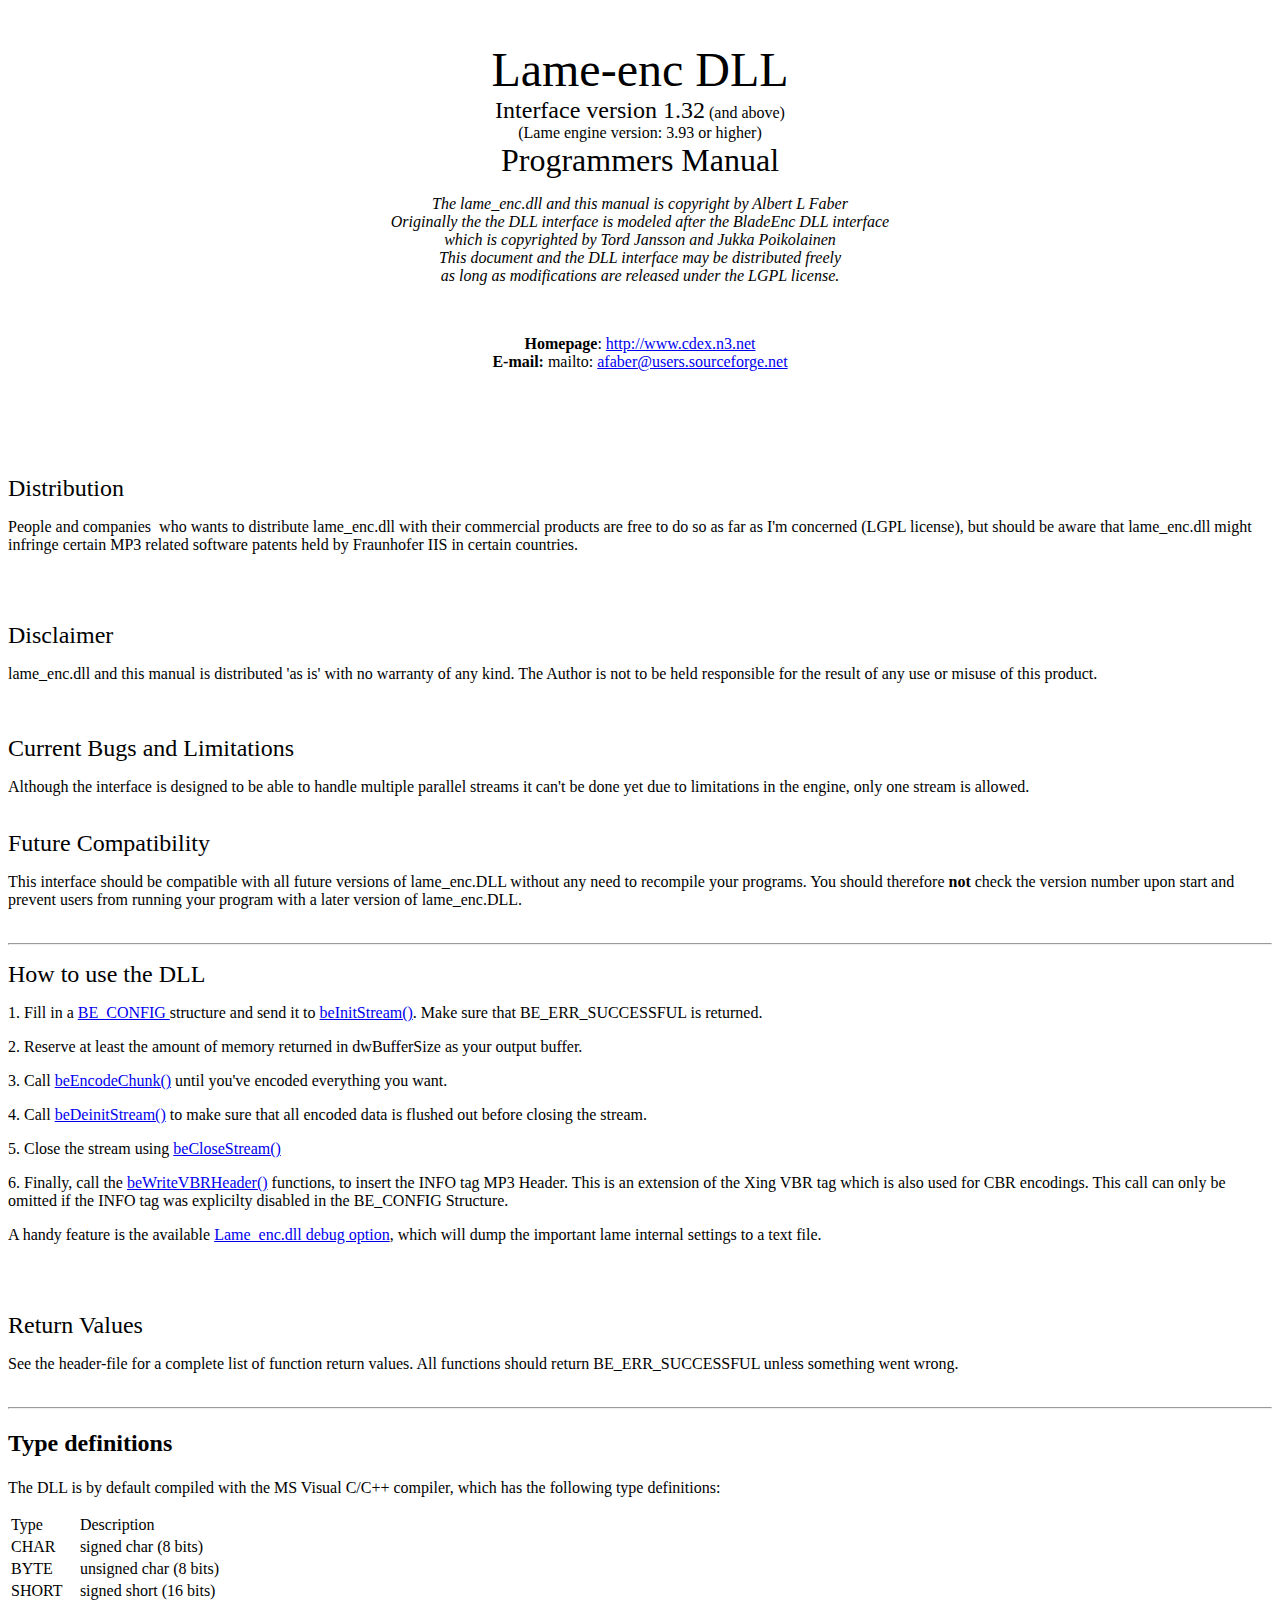
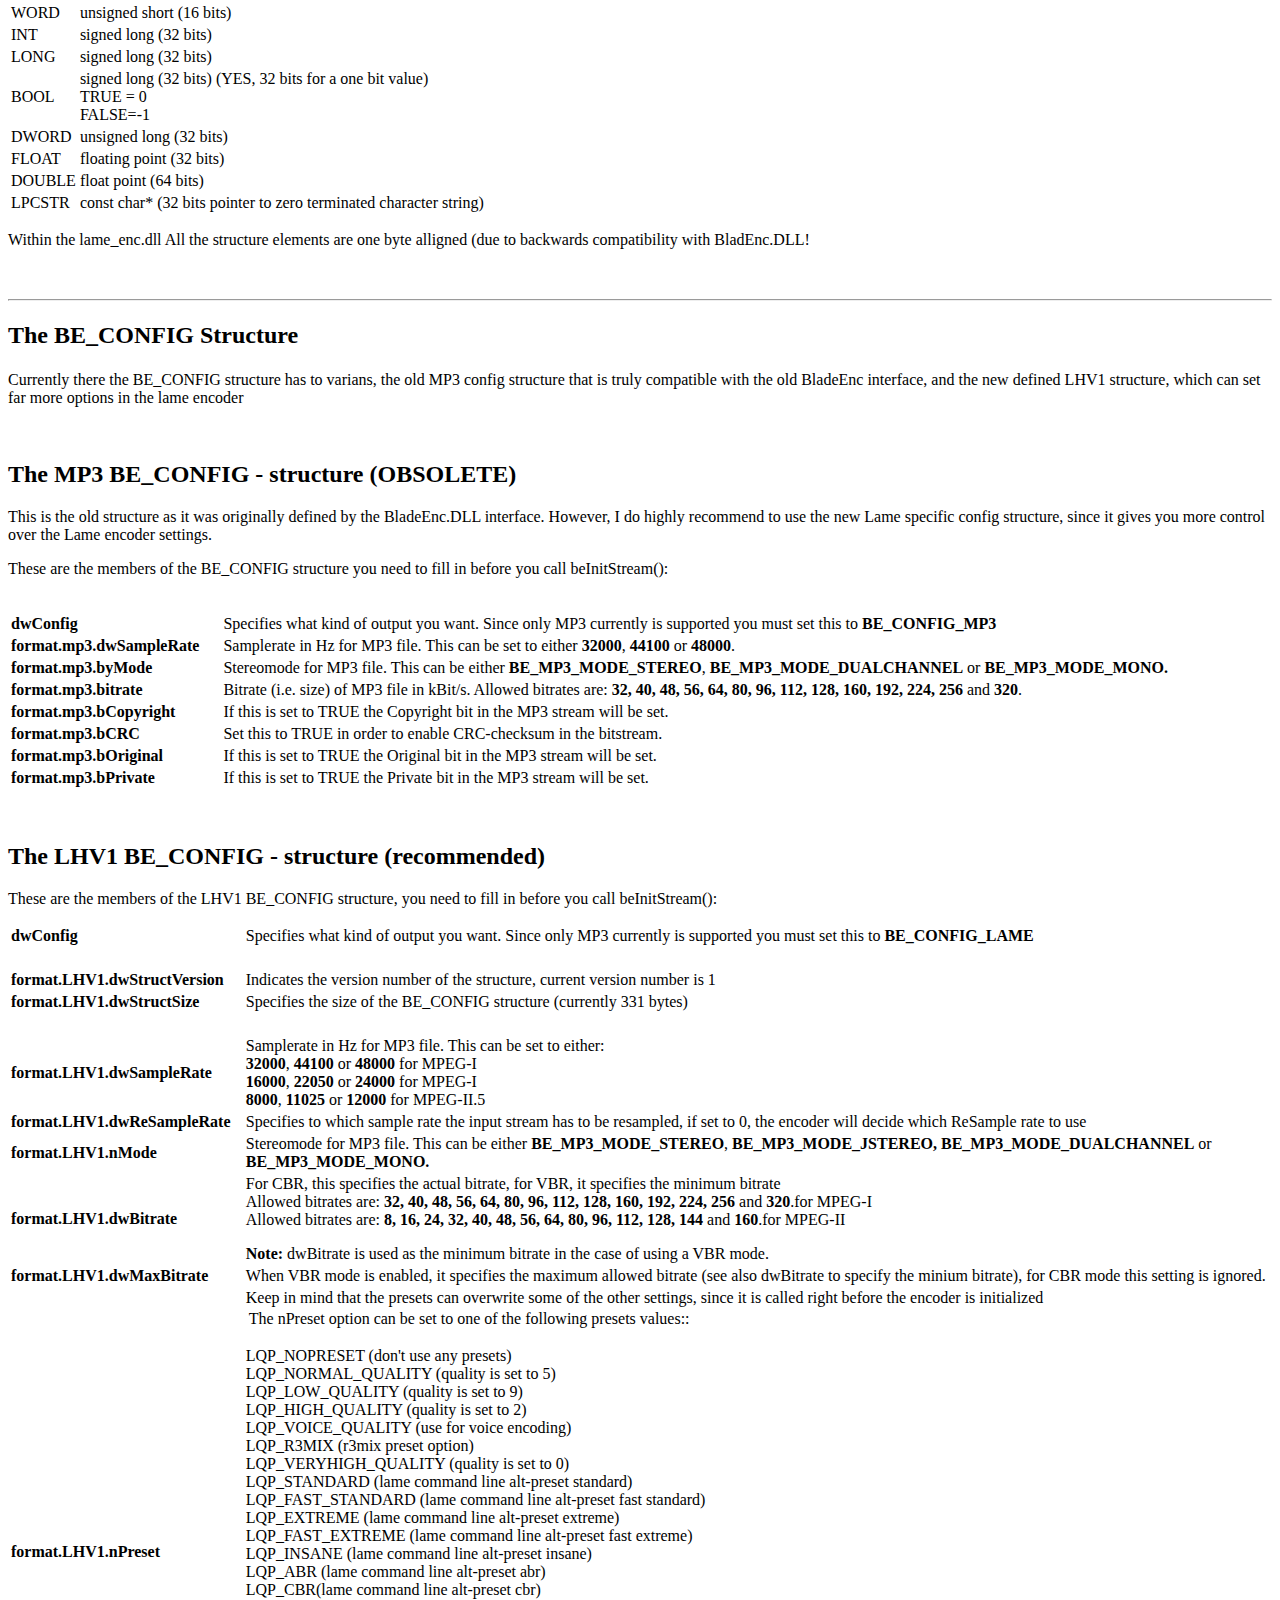
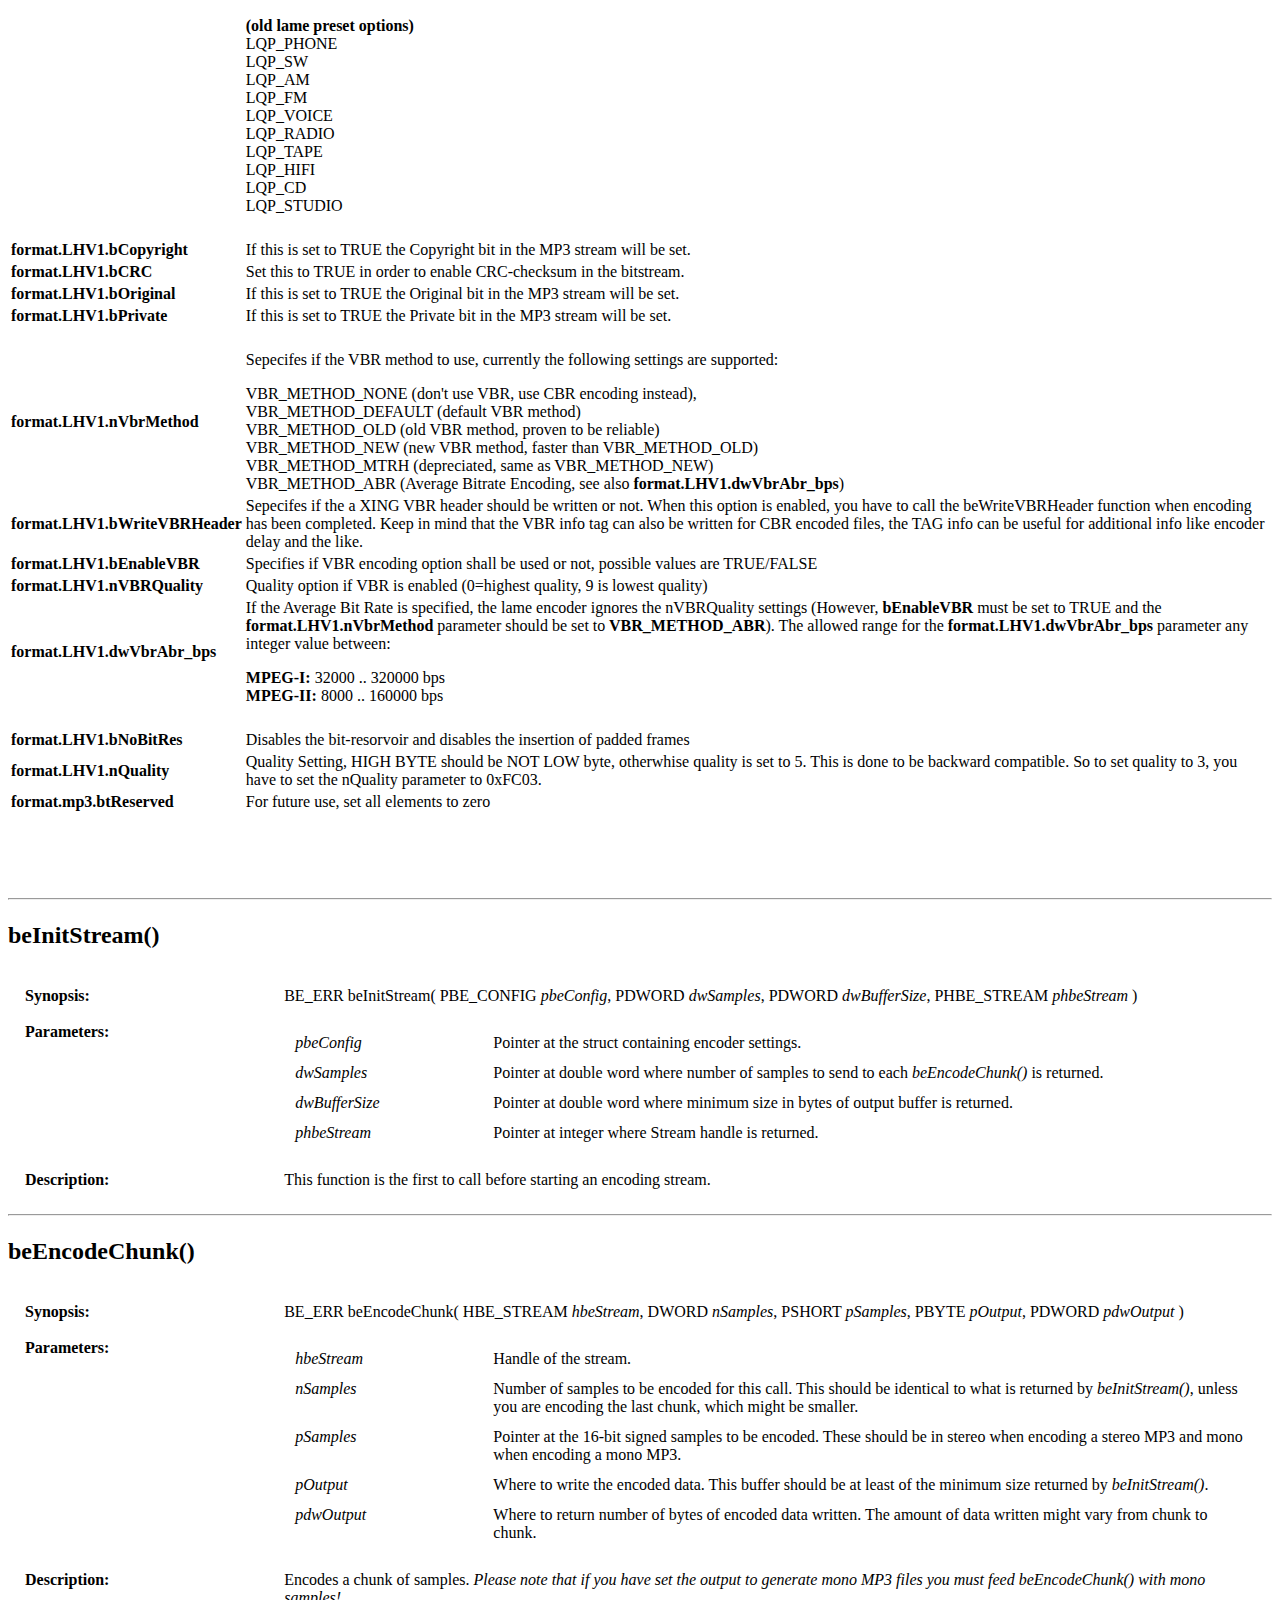
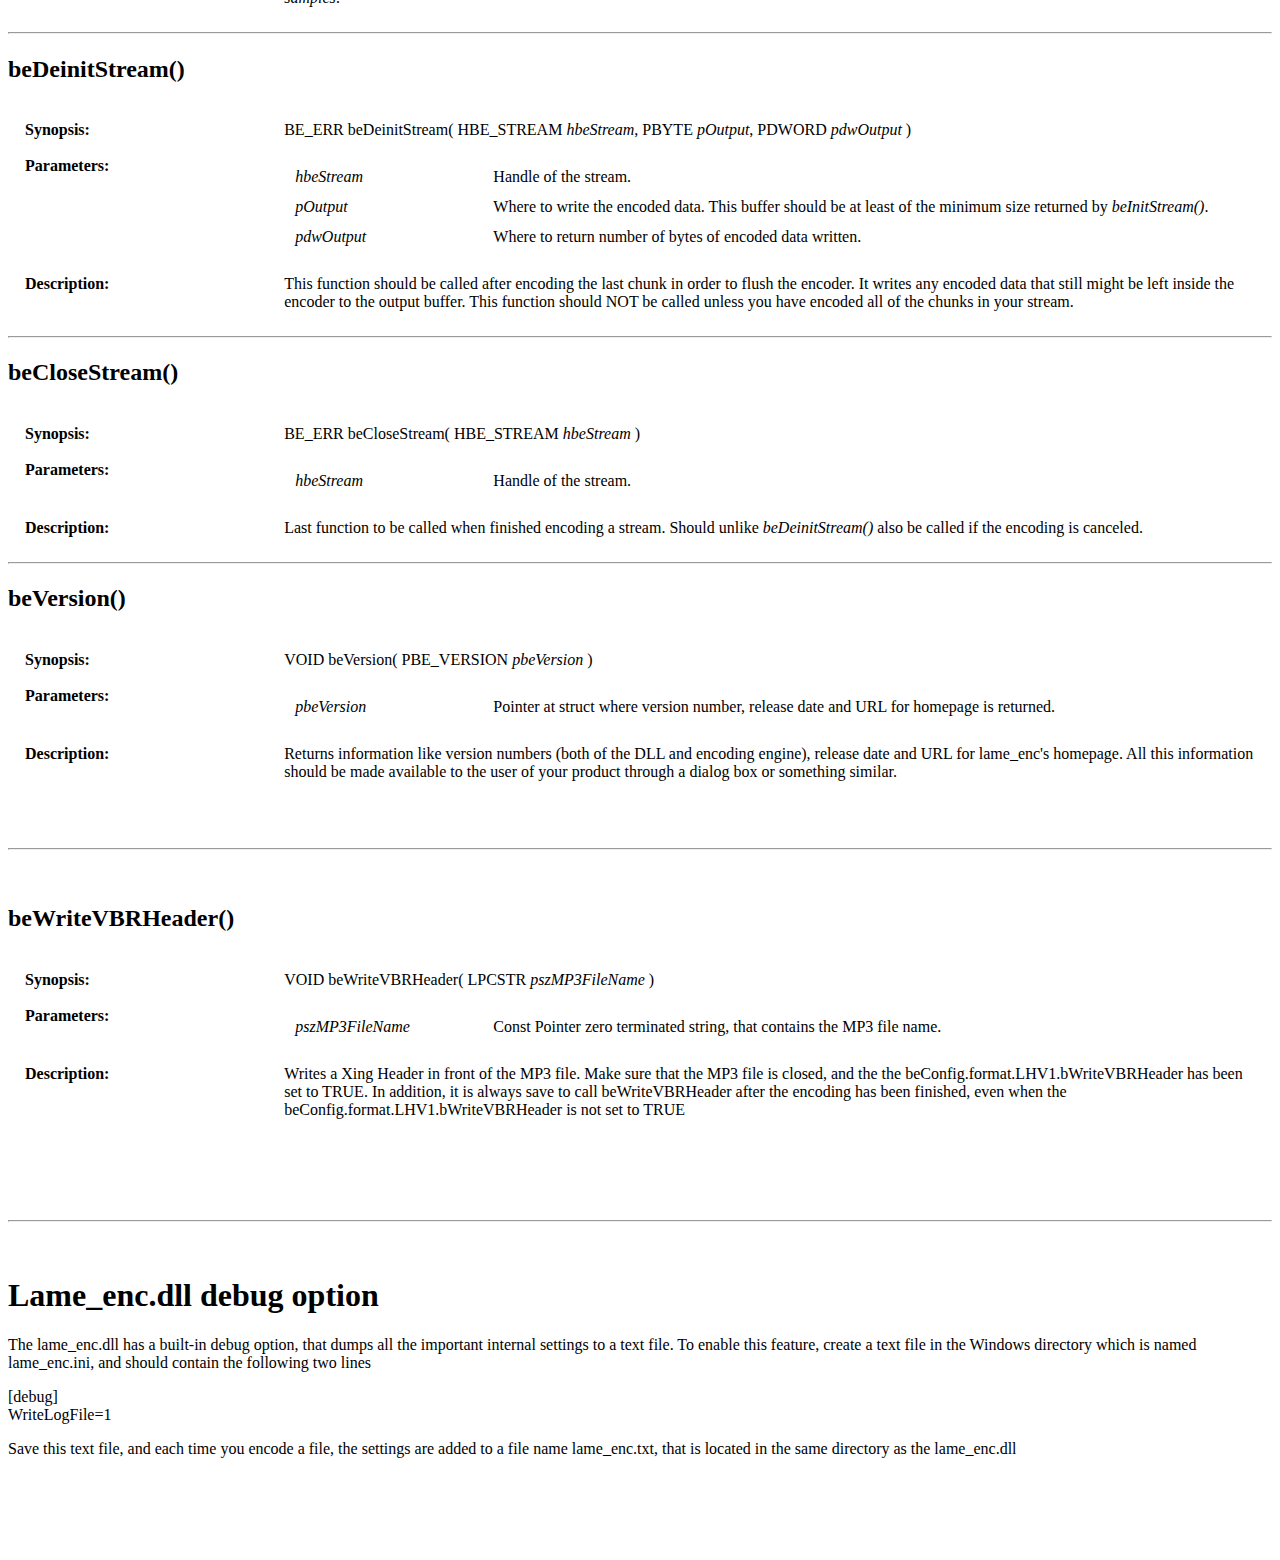
<file: external/lame/Dll/LameDLLInterface.htm>
<html>

<head>
<meta http-equiv="Content-Type"
content="text/html; charset=iso-8859-1">
<meta name="GENERATOR" content="Microsoft FrontPage Express 2.0">
<title>Lame-</title>
</head>

<body bgcolor="#FFFFFF">

<p align="center">&nbsp; </p>

<p align="center"><font size="7">Lame-enc DLL</font> <br>
<font size="5">Interface version 1.32</font> (and above)<br>
(Lame engine version: 3.93 or higher) <br>
<font size="6">Programmers Manual</font></p>

<p align="center"><i>The lame_enc.dll and this manual is
copyright by Albert L Faber<br>
Originally the the DLL interface is modeled after the BladeEnc
DLL interface<br>
which is copyrighted by Tord Jansson and Jukka Poikolainen<br>
This document and the DLL interface may be distributed freely</i>
<br>
<i>as long as modifications are released under the LGPL license.</i>
</p>

<p align="center">&nbsp; </p>

<p align="center"><b>Homepage</b>: <a
href="http://www.cdex.n3.net">http://www.cdex.n3.net</a><br>
<b>E-mail:</b> mailto: <a
href="mailto:afaber@users.sourceforge.net">afaber@users.sourceforge.net</a>
</p>

<p><br>
<br>
<br>
<br>
</p>

<p><font size="5">Distribution</font> </p>

<p>People and companies&nbsp; who wants to distribute
lame_enc.dll with their commercial products are free to do so as
far as I'm concerned (LGPL license), but should be aware that
lame_enc.dll might infringe certain MP3 related software patents
held by Fraunhofer IIS in certain countries. </p>

<p><br>
&nbsp; </p>

<p><font size="5">Disclaimer</font> </p>

<p>lame_enc.dll and this manual is distributed 'as is' with no
warranty of any kind. The Author is not to be held responsible
for the result of any use or misuse of this product. <br>
&nbsp; <br>
&nbsp; </p>

<p><font size="5">Current Bugs and Limitations</font> </p>

<p>Although the interface is designed to be able to handle
multiple parallel streams it can't be done yet due to limitations
in the engine, only one stream is allowed. <br>
&nbsp; </p>

<p><font size="5">Future Compatibility</font> </p>

<p>This interface should be compatible with all future versions
of lame_enc.DLL without any need to recompile your programs. You
should therefore <b>not</b> check the version number upon start
and prevent users from running your program with a later version
of lame_enc.DLL. <br>
&nbsp; </p>

<hr>

<p><font size="5">How to use the DLL</font> </p>

<p>1. Fill in a <a href="#The BE_CONFIG Structure">BE_CONFIG </a>structure
and send it to <a href="#beInitStream()">beInitStream()</a>. Make
sure that BE_ERR_SUCCESSFUL is returned. </p>

<p>2. Reserve at least the amount of memory returned in
dwBufferSize as your output buffer. </p>

<p>3. Call <a href="#beEncodeChunk()">beEncodeChunk()</a> until
you've encoded everything you want. </p>

<p>4. Call <a href="#beDeinitStream()">beDeinitStream()</a> to
make sure that all encoded data is flushed out before closing the
stream. </p>

<p>5. Close the stream using <a href="#beCloseStream()">beCloseStream()
</a></p>

<p>6. Finally, call the <a href="#beWriteVBRHeader()">beWriteVBRHeader()</a>
functions, to insert the INFO tag MP3 Header. This is an
extension of the Xing VBR tag which is also used for CBR
encodings. This call can only be omitted if the INFO tag was
explicilty disabled in the BE_CONFIG Structure.</p>

<p>A handy feature is the available <a
href="#Lame_enc.dll debug option">Lame_enc.dll debug option</a>,
which will dump the important lame internal settings to a text
file.<br>
&nbsp; </p>

<p>&nbsp;</p>

<p><font size="5">Return Values</font> </p>

<p>See the header-file for a complete list of function return
values. All functions should return BE_ERR_SUCCESSFUL unless
something went wrong. <br>
&nbsp; </p>

<hr>

<h1><a name="Type definitions"><font size="5">Type definitions</font></a></h1>

<p>The DLL is by default compiled with the MS Visual C/C++
compiler, which has the following type definitions:</p>

<table border="0">
    <tr>
        <td>Type </td>
        <td>Description</td>
    </tr>
    <tr>
        <td>CHAR</td>
        <td>signed char (8 bits)</td>
    </tr>
    <tr>
        <td>BYTE</td>
        <td>unsigned char (8 bits)</td>
    </tr>
    <tr>
        <td>SHORT</td>
        <td>signed short (16 bits)</td>
    </tr>
    <tr>
        <td>WORD</td>
        <td>unsigned short (16 bits)</td>
    </tr>
    <tr>
        <td>INT</td>
        <td>signed long (32 bits)</td>
    </tr>
    <tr>
        <td>LONG</td>
        <td>signed long (32 bits)</td>
    </tr>
    <tr>
        <td>BOOL</td>
        <td>signed long (32 bits) (YES, 32 bits for a one bit
        value)<br>
        TRUE = 0<br>
        FALSE=-1</td>
    </tr>
    <tr>
        <td>DWORD</td>
        <td>unsigned long (32 bits)</td>
    </tr>
    <tr>
        <td>FLOAT</td>
        <td>floating point (32 bits)</td>
    </tr>
    <tr>
        <td>DOUBLE</td>
        <td>float point (64 bits)</td>
    </tr>
    <tr>
        <td>LPCSTR</td>
        <td>const char* (32 bits pointer to zero terminated
        character string)</td>
    </tr>
</table>

<p>Within the lame_enc.dll All the structure elements are one
byte alligned (due to backwards compatibility with BladEnc.DLL!</p>

<p>&nbsp;</p>

<hr>

<h1><a name="The BE_CONFIG Structure"><font size="5">The
BE_CONFIG Structure </font></a></h1>

<p><font size="3">Currently there the BE_CONFIG structure has to
varians, the old MP3 config structure that is truly compatible
with the old BladeEnc interface, and the new defined LHV1
structure, which can set far more options in the lame encoder</font></p>

<p>&nbsp;</p>

<h2><font size="5">The MP3 BE_CONFIG - structure (OBSOLETE)</font></h2>

<p>This is the old structure as it was originally defined by the
BladeEnc.DLL interface. However, I do highly recommend to use the
new Lame specific config structure, since it gives you more
control over the Lame encoder settings.</p>

<p>These are the members of the BE_CONFIG structure you need to
fill in before you call beInitStream(): <br>
&nbsp; </p>

<table border="0">
    <tr>
        <td><b>dwConfig</b></td>
        <td>Specifies what kind of output you want. Since only
        MP3 currently is supported you must set this to <b>BE_CONFIG_MP3</b></td>
    </tr>
    <tr>
        <td><b>format.mp3.dwSampleRate</b>&nbsp;&nbsp;&nbsp;&nbsp;&nbsp;</td>
        <td>Samplerate in Hz for MP3 file. This can be set to
        either <b>32000</b>, <b>44100</b> or <b>48000</b>.</td>
    </tr>
    <tr>
        <td><b>format.mp3.byMode</b></td>
        <td>Stereomode for MP3 file. This can be either <b>BE_MP3_MODE_STEREO</b>,
        <b>BE_MP3_MODE_DUALCHANNEL</b> or <b>BE_MP3_MODE_MONO.</b></td>
    </tr>
    <tr>
        <td><b>format.mp3.bitrate</b></td>
        <td>Bitrate (i.e. size) of MP3 file in kBit/s. Allowed
        bitrates are: <b>32, 40, 48, 56, 64, 80, 96, 112, 128,
        160, 192, 224, 256</b> and <b>320</b>.</td>
    </tr>
    <tr>
        <td><b>format.mp3.bCopyright</b></td>
        <td>If this is set to TRUE the Copyright bit in the MP3
        stream will be set.</td>
    </tr>
    <tr>
        <td><b>format.mp3.bCRC</b></td>
        <td>Set this to TRUE in order to enable CRC-checksum in
        the bitstream.</td>
    </tr>
    <tr>
        <td><b>format.mp3.bOriginal</b></td>
        <td>If this is set to TRUE the Original bit in the MP3
        stream will be set.</td>
    </tr>
    <tr>
        <td><b>format.mp3.bPrivate</b></td>
        <td>If this is set to TRUE the Private bit in the MP3
        stream will be set.</td>
    </tr>
</table>

<p>&nbsp;</p>

<h2><font size="5">The LHV1 BE_CONFIG - structure (recommended)</font></h2>

<p>These are the members of the LHV1 BE_CONFIG structure, you
need to fill in before you call beInitStream(): <br>
</p>

<table border="0">
    <tr>
        <td><b>dwConfig</b></td>
        <td>Specifies what kind of output you want. Since only
        MP3 currently is supported you must set this to <b>BE_CONFIG_LAME</b></td>
    </tr>
    <tr>
        <td>&nbsp;</td>
        <td>&nbsp;</td>
    </tr>
    <tr>
        <td><b>format.LHV1.dwStructVersion</b></td>
        <td>Indicates the version number of the structure,
        current version number is 1</td>
    </tr>
    <tr>
        <td><b>format.LHV1.dwStructSize</b></td>
        <td>Specifies the size of the BE_CONFIG structure
        (currently 331 bytes)</td>
    </tr>
    <tr>
        <td>&nbsp;</td>
        <td>&nbsp;</td>
    </tr>
    <tr>
        <td><b>format.LHV1.dwSampleRate</b>&nbsp;</td>
        <td>Samplerate in Hz for MP3 file. This can be set to
        either:<br>
        <b>32000</b>, <b>44100</b> or <b>48000</b> for MPEG-I<br>
        <b>16000</b>, <b>22050</b> or <b>24000</b> for MPEG-I<br>
        <b>8000</b>, <b>11025</b> or <b>12000</b> for MPEG-II.5</td>
    </tr>
    <tr>
        <td><b>format.LHV1.dwReSampleRate</b></td>
        <td>Specifies to which sample rate the input stream has
        to be resampled, if set to 0, the encoder will decide
        which ReSample rate to use</td>
    </tr>
    <tr>
        <td><b>format.LHV1.nMode</b></td>
        <td>Stereomode for MP3 file. This can be either <b>BE_MP3_MODE_STEREO</b>,
        <b>BE_MP3_MODE_JSTEREO, BE_MP3_MODE_DUALCHANNEL</b> or <b>BE_MP3_MODE_MONO.</b></td>
    </tr>
    <tr>
        <td><strong>format.LHV1.dwBitrate</strong></td>
        <td>For CBR, this specifies the actual bitrate, for VBR,
        it specifies the minimum bitrate<br>
        Allowed bitrates are: <b>32, 40, 48, 56, 64, 80, 96, 112,
        128, 160, 192, 224, 256</b> and <b>320</b>.for MPEG-I<br>
        Allowed bitrates are: <b>8, 16, 24, 32, 40, 48, 56, 64,
        80, 96, 112, 128, 144 </b>and<b> 160</b>.for MPEG-II<p><strong>Note:</strong>
        dwBitrate is used as the minimum bitrate in the case of
        using a VBR mode.</p>
        </td>
    </tr>
    <tr>
        <td><strong>format.LHV1.dwMaxBitrate</strong></td>
        <td>When VBR mode is enabled, it specifies the maximum
        allowed bitrate (see also dwBitrate to specify the minium
        bitrate), for CBR mode this setting is ignored.</td>
    </tr>
    <tr>
        <td><strong>format.LHV1.nPreset</strong></td>
        <td>Keep in mind that the presets can overwrite some of
        the other settings, since it is called right before the
        encoder is initialized<br>
        <table border="0">
            <tr>
                <td>The nPreset option can be set to one of the
                following presets values::</td>
            </tr>
        </table>
        <p>LQP_NOPRESET (don't use any presets)<br>
        LQP_NORMAL_QUALITY (quality is set to 5)<br>
        LQP_LOW_QUALITY (quality is set to 9)<br>
        LQP_HIGH_QUALITY (quality is set to 2)<br>
        LQP_VOICE_QUALITY (use for voice encoding)<br>
        LQP_R3MIX (r3mix preset option)<br>
        LQP_VERYHIGH_QUALITY (quality is set to 0)<br>
        LQP_STANDARD (lame command line alt-preset standard)<br>
        LQP_FAST_STANDARD (lame command line alt-preset fast
        standard)<br>
        LQP_EXTREME (lame command line alt-preset extreme)<br>
        LQP_FAST_EXTREME (lame command line alt-preset fast
        extreme)<br>
        LQP_INSANE (lame command line alt-preset insane)<br>
        LQP_ABR (lame command line alt-preset abr)<br>
        LQP_CBR(lame command line alt-preset cbr)<br>
        <br>
        <strong>(old lame preset options)</strong><br>
        LQP_PHONE <br>
        LQP_SW<br>
        LQP_AM<br>
        LQP_FM<br>
        LQP_VOICE<br>
        LQP_RADIO<br>
        LQP_TAPE<br>
        LQP_HIFI<br>
        LQP_CD<br>
        LQP_STUDIO</p>
        </td>
    </tr>
    <tr>
        <td>&nbsp;</td>
    </tr>
    <tr>
        <td><b>format.LHV1.bCopyright</b></td>
        <td>If this is set to TRUE the Copyright bit in the MP3
        stream will be set.</td>
    </tr>
    <tr>
        <td><b>format.LHV1.bCRC</b></td>
        <td>Set this to TRUE in order to enable CRC-checksum in
        the bitstream.</td>
    </tr>
    <tr>
        <td><b>format.LHV1.bOriginal</b></td>
        <td>If this is set to TRUE the Original bit in the MP3
        stream will be set.</td>
    </tr>
    <tr>
        <td><b>format.LHV1.bPrivate</b></td>
        <td>If this is set to TRUE the Private bit in the MP3
        stream will be set.</td>
    </tr>
    <tr>
        <td>&nbsp;</td>
        <td>&nbsp;</td>
    </tr>
    <tr>
        <td><strong>format.LHV1.nVbrMethod</strong></td>
        <td>Sepecifes if the VBR method to use, currently the
        following settings are supported:<p><font size="3">VBR_METHOD_NONE
        (don't use VBR, use CBR encoding instead),<br>
        VBR_METHOD_DEFAULT (default VBR method)<br>
        VBR_METHOD_OLD (old VBR method, proven to be reliable)<br>
        VBR_METHOD_NEW (new VBR method, faster than
        VBR_METHOD_OLD)<br>
        VBR_METHOD_MTRH (depreciated, same as VBR_METHOD_NEW)<br>
        VBR_METHOD_ABR (Average Bitrate Encoding, see also </font><strong>format.LHV1.dwVbrAbr_bps</strong><font
        size="3">)</font></p>
        </td>
    </tr>
    <tr>
        <td><strong>format.LHV1.bWriteVBRHeader</strong></td>
        <td>Sepecifes if the a XING VBR header should be written
        or not. When this option is enabled, you have to call the
        <font size="3">beWriteVBRHeader function when encoding
        has been completed. Keep in mind that the VBR info tag
        can also be written for CBR encoded files, the TAG info
        can be useful for additional info like encoder delay and
        the like.</font></td>
    </tr>
    <tr>
        <td><strong>format.LHV1.bEnableVBR</strong></td>
        <td>Specifies if VBR encoding option shall be used or
        not, possible values are TRUE/FALSE</td>
    </tr>
    <tr>
        <td><strong>format.LHV1.nVBRQuality</strong></td>
        <td>Quality option if VBR is enabled (0=highest quality,
        9 is lowest quality)</td>
    </tr>
    <tr>
        <td><strong>format.LHV1.dwVbrAbr_bps</strong></td>
        <td>If the Average Bit Rate is specified, the lame
        encoder ignores the nVBRQuality settings (However, <strong>bEnableVBR</strong>
        must be set to TRUE and the <strong>format.LHV1.nVbrMethod
        </strong>parameter should be set to<strong> </strong><font
        size="3"><strong>VBR_METHOD_ABR</strong>). The allowed
        range for the </font><strong>format.LHV1.dwVbrAbr_bps </strong>parameter<strong>
        </strong>any integer value <font size="3">between:</font><p><strong>MPEG-I:</strong>
        32000 .. 320000 bps<b><br>
        </b><strong>MPEG-II:</strong> 8000 .. 160000 bps</p>
        </td>
    </tr>
    <tr>
        <td>&nbsp;</td>
        <td>&nbsp;</td>
    </tr>
    <tr>
        <td><strong>format.LHV1.bNoBitRes</strong></td>
        <td>Disables the bit-resorvoir and disables the insertion
        of padded frames</td>
    </tr>
    <tr>
        <td><strong>format.LHV1.nQuality</strong></td>
        <td>Quality Setting, HIGH BYTE should be NOT LOW byte,
        otherwhise quality is set to 5. This is done to be
        backward compatible. So to set quality to 3, you have to
        set the nQuality parameter to 0xFC03.</td>
    </tr>
    <tr>
        <td><b>format.mp3.btReserved</b></td>
        <td>For future use, set all elements to zero</td>
    </tr>
</table>

<p>&nbsp;</p>

<p>&nbsp; </p>

<hr>

<h1><a name="beInitStream()"><font size="5">beInitStream()</font></a>
</h1>

<table border="0" cellspacing="16" width="100%">
    <tr>
        <td valign="top" width="20%"><b>Synopsis:</b></td>
        <td valign="top" width="80%">BE_ERR beInitStream(
        PBE_CONFIG <i>pbeConfig</i>, PDWORD <i>dwSamples</i>,
        PDWORD <i>dwBufferSize</i>, PHBE_STREAM <i>phbeStream</i>
        )</td>
    </tr>
    <tr>
        <td valign="top" width="20%"><b>Parameters:</b></td>
        <td valign="top" width="80%"><table border="0"
        cellspacing="10" width="100%">
            <tr>
                <td valign="top" width="20%"><i>pbeConfig</i></td>
                <td>Pointer at the struct containing encoder
                settings.</td>
            </tr>
            <tr>
                <td valign="top"><i>dwSamples</i></td>
                <td>Pointer at double word where number of
                samples to send to each <i>beEncodeChunk()</i> is
                returned.</td>
            </tr>
            <tr>
                <td valign="top"><i>dwBufferSize</i></td>
                <td>Pointer at double word where minimum size in
                bytes of output buffer is returned.</td>
            </tr>
            <tr>
                <td valign="top"><i>phbeStream</i></td>
                <td>Pointer at integer where Stream handle is
                returned.</td>
            </tr>
        </table>
        </td>
    </tr>
    <tr>
        <td valign="top" width="20%"><b>Description:</b></td>
        <td valign="top" width="80%">This function is the first
        to call before starting an encoding stream.</td>
    </tr>
</table>

<hr>

<h1><a name="beEncodeChunk()"><font size="5">beEncodeChunk()</font>
</a></h1>

<table border="0" cellspacing="16" width="100%">
    <tr>
        <td valign="top" width="20%"><b>Synopsis:</b></td>
        <td valign="top" width="80%">BE_ERR beEncodeChunk(
        HBE_STREAM <i>hbeStream</i>, DWORD <i>nSamples</i>,
        PSHORT <i>pSamples</i>, PBYTE <i>pOutput</i>, PDWORD <i>pdwOutput</i>
        )</td>
    </tr>
    <tr>
        <td valign="top" width="20%"><b>Parameters:</b></td>
        <td valign="top"><table border="0" cellspacing="10"
        width="100%">
            <tr>
                <td valign="top" width="20%"><i>hbeStream</i></td>
                <td width="80%">Handle of the stream.</td>
            </tr>
            <tr>
                <td valign="top" width="90"><i>nSamples</i></td>
                <td>Number of samples to be encoded for this
                call. This should be identical to what is
                returned by <i>beInitStream()</i>, unless you are
                encoding the last chunk, which might be smaller.</td>
            </tr>
            <tr>
                <td valign="top" width="90"><i>pSamples</i></td>
                <td>Pointer at the 16-bit signed samples to be
                encoded. These should be in stereo when encoding
                a stereo MP3 and mono when encoding a mono MP3.</td>
            </tr>
            <tr>
                <td valign="top" width="90"><i>pOutput</i></td>
                <td>Where to write the encoded data. This buffer
                should be at least of the minimum size returned
                by <i>beInitStream()</i>.</td>
            </tr>
            <tr>
                <td valign="top" width="90"><i>pdwOutput</i></td>
                <td>Where to return number of bytes of encoded
                data written. The amount of data written might
                vary from chunk to chunk.</td>
            </tr>
        </table>
        </td>
    </tr>
    <tr>
        <td valign="top" width="20%"><b>Description:</b></td>
        <td valign="top">Encodes a chunk of samples. <i>Please
        note that if you have set the output to generate mono MP3
        files you must feed beEncodeChunk() with mono samples!</i></td>
    </tr>
</table>

<hr>

<h1><a name="beDeinitStream()"><font size="5">beDeinitStream()</font>
</a></h1>

<table border="0" cellspacing="16" width="100%">
    <tr>
        <td valign="top" width="20%"><b>Synopsis:</b></td>
        <td valign="top" width="80%">BE_ERR beDeinitStream(
        HBE_STREAM <i>hbeStream</i>, PBYTE <i>pOutput</i>, PDWORD
        <i>pdwOutput</i> )</td>
    </tr>
    <tr>
        <td valign="top" width="20%"><b>Parameters:</b></td>
        <td valign="top"><table border="0" cellspacing="10"
        width="100%">
            <tr>
                <td valign="top" width="20%"><i>hbeStream</i></td>
                <td width="80%">Handle of the stream.</td>
            </tr>
            <tr>
                <td valign="top"><i>pOutput</i></td>
                <td>Where to write the encoded data. This buffer
                should be at least of the minimum size returned
                by <i>beInitStream()</i>.</td>
            </tr>
            <tr>
                <td><i>pdwOutput</i></td>
                <td>Where to return number of bytes of encoded
                data written.</td>
            </tr>
        </table>
        </td>
    </tr>
    <tr>
        <td valign="top" width="20%"><b>Description:</b></td>
        <td valign="top">This function should be called after
        encoding the last chunk in order to flush the encoder. It
        writes any encoded data that still might be left inside
        the encoder to the output buffer. This function should
        NOT be called unless you have encoded all of the chunks
        in your stream.</td>
    </tr>
</table>

<hr>

<h1><a name="beCloseStream()"><font size="5">beCloseStream()</font></a>
</h1>

<table border="0" cellspacing="16" width="100%">
    <tr>
        <td valign="top" width="20%"><b>Synopsis:</b></td>
        <td valign="top">BE_ERR beCloseStream( HBE_STREAM <i>hbeStream</i>
        )</td>
    </tr>
    <tr>
        <td valign="top" width="90"><b>Parameters:</b></td>
        <td valign="top"><table border="0" cellspacing="10"
        width="100%">
            <tr>
                <td width="20%"><i>hbeStream</i></td>
                <td>Handle of the stream.</td>
            </tr>
        </table>
        </td>
    </tr>
    <tr>
        <td valign="top" width="90"><b>Description:</b></td>
        <td valign="top">Last function to be called when finished
        encoding a stream. Should unlike <i>beDeinitStream()</i>
        also be called if the encoding is canceled.</td>
    </tr>
</table>

<hr>

<h1><a name="beVersion()"><font size="5">beVersion()</font> </a></h1>

<table border="0" cellspacing="16" width="100%">
    <tr>
        <td valign="top" width="20%"><b>Synopsis:</b></td>
        <td valign="top">VOID beVersion( PBE_VERSION <i>pbeVersion</i>
        )</td>
    </tr>
    <tr>
        <td valign="top"><b>Parameters:</b></td>
        <td valign="top"><table border="0" cellspacing="10"
        width="100%">
            <tr>
                <td valign="top" width="20%"><i>pbeVersion</i></td>
                <td>Pointer at struct where version number,
                release date and URL for homepage is returned.</td>
            </tr>
        </table>
        </td>
    </tr>
    <tr>
        <td valign="top"><b>Description:</b></td>
        <td valign="top">Returns information like version numbers
        (both of the DLL and encoding engine), release date and
        URL for lame_enc's homepage. All this information should
        be made available to the user of your product through a
        dialog box or something similar.</td>
    </tr>
</table>

<p>&nbsp;</p>

<hr>

<p>&nbsp;</p>

<h1><a name="beWriteVBRHeader()"><font size="5">beWriteVBRHeader()</font>
</a></h1>

<table border="0" cellspacing="16" width="100%">
    <tr>
        <td valign="top" width="20%"><b>Synopsis:</b></td>
        <td valign="top">VOID beWriteVBRHeader( LPCSTR <i>pszMP3FileName</i>
        )</td>
    </tr>
    <tr>
        <td valign="top"><b>Parameters:</b></td>
        <td valign="top"><table border="0" cellspacing="10"
        width="100%">
            <tr>
                <td valign="top" width="20%"><i>pszMP3FileName</i></td>
                <td>Const Pointer zero terminated string, that
                contains the MP3 file name.</td>
            </tr>
        </table>
        </td>
    </tr>
    <tr>
        <td valign="top"><b>Description:</b></td>
        <td valign="top">Writes a Xing Header in front of the MP3
        file. Make sure that the MP3 file is closed, and the the
        beConfig.format.LHV1.bWriteVBRHeader has been set to
        TRUE. In addition, it is always save to call
        beWriteVBRHeader after the encoding has been finished,
        even when the beConfig.format.LHV1.bWriteVBRHeader is not
        set to TRUE</td>
    </tr>
</table>

<p>&nbsp;</p>

<p>&nbsp;</p>

<hr>

<p>&nbsp;</p>

<h1><a name="Lame_enc.dll debug option">Lame_enc.dll debug option</a></h1>

<p>The lame_enc.dll has a built-in debug option, that dumps all
the important internal settings to a text file. To enable this
feature, create a text file in the Windows directory which is
named lame_enc.ini, and should contain the following two lines</p>

<p>[debug]<br>
WriteLogFile=1</p>

<p>Save this text file, and each time you encode a file, the
settings are added to a file name lame_enc.txt, that is located
in the same directory as the lame_enc.dll</p>

<p>&nbsp;</p>

<p><br>
&nbsp; </p>
</body>
</html>
</file>
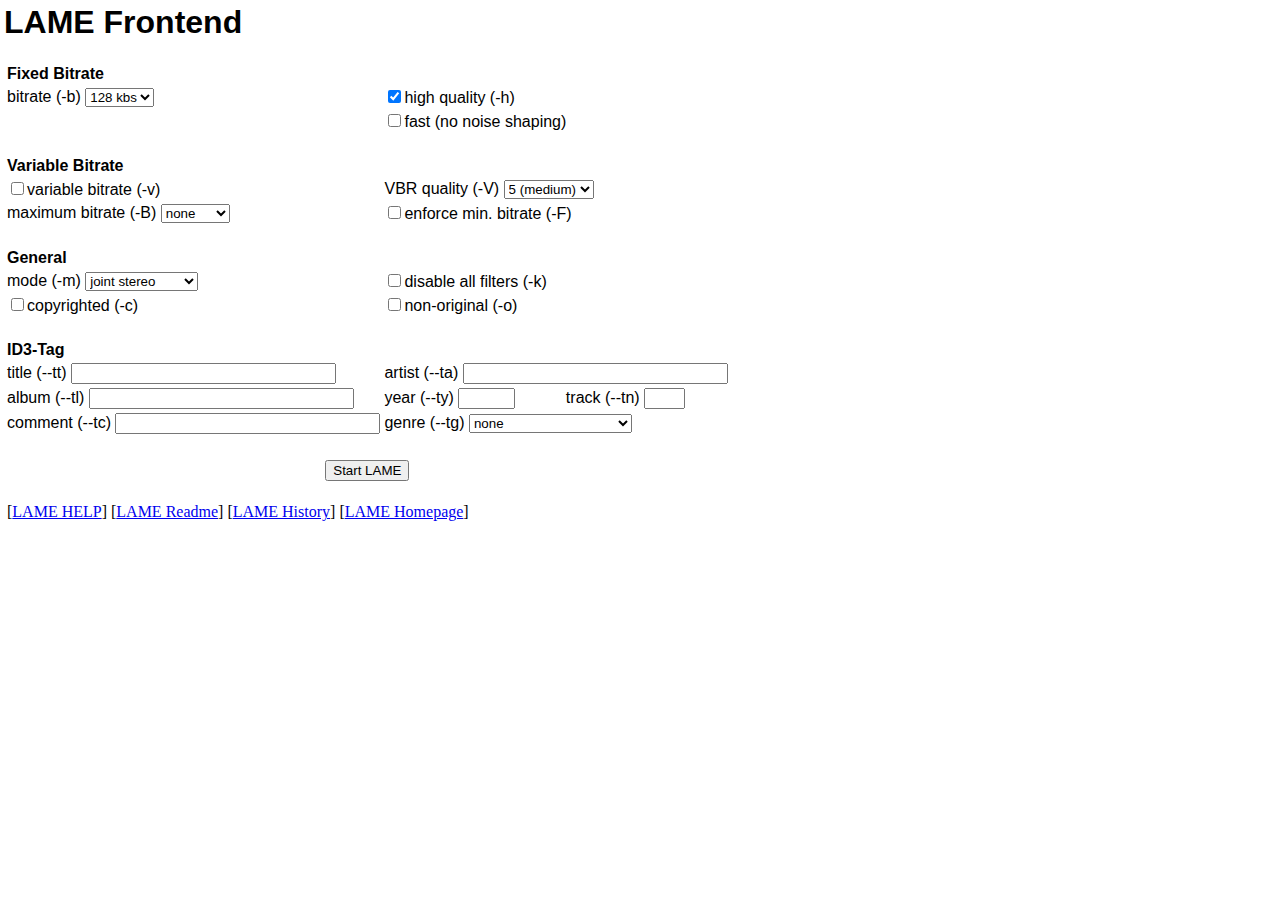
<file: external/lame/misc/lameGUI.html>
<html>

<head>
<meta http-equiv="Content-Type"
content="text/html; charset=iso-8859-1">
<meta name="GENERATOR" content="Microsoft FrontPage Express 2.0">
<title>Lame</title>
<!-- LAME HTML GUI V0.2 for LAME.VBS by Ralf Kempkens (ralf.kempkens@epost.de)
  -- $ID$
  --
  -- purpose of this page is being a frontend for lame.vbs v0.3 or later
  -- it is launched from lame.vbs if useGUI in lame.vbs is set to 'True'
  -- automatically
  -- lame will then use the options chosen
  --
  -- TODO: add other options, nicer layout...
  -->
</head>

<body bgcolor="#FFFFFF" topmargin="4" leftmargin="4">
<script>
  function updateOptions() {
  var f=document.forms.lameform;
  var opts="";
  opts+=f.bitrate.options[f.bitrate.selectedIndex].value + " " + 
        f.mode.value;

    if (f.high_quality.checked)
      opts+= " " + f.high_quality.value;
    
    if (f.fast.checked)
      opts+=" "+f.fast.value;
    
    if (f.vbr.checked){
      opts+=" "+f.vbr.value+ " " + f.vbr_quality.value + " " + f.max_bitrate.value;
      if (f.enforce_min_bitrate.checked)
         opts+= " " + f.enforce_min_bitrate.value;
    }
        
    if (f.copyright.checked)
      opts+= " " + f.copyright.value;
    
    if (f.copy.checked)
      opts+= " " + f.copy.value;
    
    if (f.no_filters.checked)
      opts+= " " + f.no_filters.value;
    
    if (f.title.value != "")
      opts+= " --tt \""+f.title.value+"\"";

    if (f.artist.value != "")
      opts+=" --ta \""+f.artist.value+"\"";

    if (f.album.value != "")
      opts+=" --tl \""+f.album.value+"\"";

    if (f.year.value != "")
      opts+=" --ty "+f.year.value;

    if (f.track.value != "")
      opts+=" --tn "+f.track.value;

    if (f.genre.value >= 0)
      opts+=" --tg "+f.genre.value;

    if (f.comment.value != "")
      opts+=" --tc \""+f.comment.value+"\"";

    f.lameoptions.value=opts;;
    return;
  }
</script>
<noscript>
<H1><font color="red">JavaScript must be activated in order to use this frontend. Currently it is not!</font></H1>
</noscript>

<form method="POST" name="lameform">
    <input type="hidden" name="lameoptions" value="not processed"><h1><font
    face="Arial">LAME Frontend</font></h1>
    <table border="0">
        <tr>
            <td><font face="Arial"><strong>Fixed Bitrate</strong></font></td>
            <td colspan="2">&nbsp;</td>
        </tr>
        <tr>
            <td><font face="Arial">bitrate (-b) <select
            name="bitrate" size="1" onchange="updateOptions()">
                <option value="-b 8">8 kbs</option>
                <option value="-b 16">16 kbs</option>
                <option value="-b 24">24 kbs</option>
                <option value="-b 32">32 kbs</option>
                <option value="-b 40">40 kbs</option>
                <option value="-b 48">48 kbs</option>
                <option value="-b 56">56 kbs</option>
                <option value="-b 64">64 kbs</option>
                <option value="-b 80">80 kbs</option>
                <option value="-b 96">96 kbs</option>
                <option selected value="-b 128">128 kbs</option>
                <option value="-b 112">112 kbs</option>
                <option value="-b 144">144 kbs</option>
                <option value="-b 160">160 kbs</option>
                <option value="-b 192">192 kbs</option>
                <option value="-b 224">224 kbs</option>
                <option value="-b 256">256 kbs</option>
                <option value="-b 320">320 kbs</option>
            </select></font></td>
            <td colspan="2"><font face="Arial"><input
            type="checkbox" checked name="high_quality"
            value="-h" onchange="updateOptions()">high quality (-h)</font></td>
        </tr>
        <tr>
            <td>&nbsp;</td>
            <td colspan="2"><font face="Arial"><input
            type="checkbox" name="fast" value="-f"
            onchange="updateOptions()">fast (no noise shaping)</font></td>
        </tr>
        <tr>
            <td>&nbsp;</td>
            <td colspan="2">&nbsp;</td>
        </tr>
        <tr>
            <td><font face="Arial"><strong>Variable Bitrate</strong></font></td>
            <td colspan="2">&nbsp;</td>
        </tr>
        <tr>
            <td><font face="Arial"><input type="checkbox"
            name="vbr" value="-v" onchange="updateOptions()">variable
            bitrate (-v)</font></td>
            <td colspan="2"><font face="Arial">VBR quality (-V) <select
            name="vbr_quality" size="1"
            onchange="updateOptions()">
                <option value="-V 0">0 (highest)</option>
                <option value="-V 1">1</option>
                <option value="-V 2">2</option>
                <option value="-V 3">3</option>
                <option value="-V 4">4</option>
                <option selected value="-V 5">5 (medium)</option>
                <option value="-V 6">6</option>
                <option value="-V 7">7</option>
                <option value="-V 8">8</option>
                <option value="-V 9">9 (lowest)</option>
            </select></font></td>
        </tr>
        <tr>
            <td><font face="Arial">maximum bitrate (-B) <select
            name="max_bitrate" size="1"
            onchange="updateOptions()">
                <option selected value>none</option>
                <option value="-B 8">8 kbs</option>
                <option value="-B 16">16 kbs</option>
                <option value="-B 24">24 kbs</option>
                <option value="-B 32">32 kbs</option>
                <option value="-B 40">40 kbs</option>
                <option value="-B 48">48 kbs</option>
                <option value="-B 56">56 kbs</option>
                <option value="-B 64">64 kbs</option>
                <option value="-B 80">80 kbs</option>
                <option value="-B 96">96 kbs</option>
                <option value="-b 128">128 kbs</option>
                <option value="-B 112">112 kbs</option>
                <option value="-B 144">144 kbs</option>
                <option value="-B 160">160 kbs</option>
                <option value="-B 192">192 kbs</option>
                <option value="-B 224">224 kbs</option>
                <option value="-B 256">256 kbs</option>
                <option value="-B 320">320 kbs</option>
            </select></font></td>
            <td colspan="2"><font face="Arial"><input
            type="checkbox" name="enforce_min_bitrate" value="-F"
            onchange="updateOptions()">enforce min. bitrate (-F)</font></td>
        </tr>
        <tr>
            <td>&nbsp;</td>
            <td colspan="2">&nbsp;</td>
        </tr>
        <tr>
            <td><font face="Arial"><strong>General</strong></font></td>
            <td colspan="2">&nbsp;</td>
        </tr>
        <tr>
            <td><font face="Arial">mode (-m) <select name="mode"
            size="1" onchange="updateOptions()">
                <option value="-m m">mono</option>
                <option value="-m s">stereo</option>
                <option selected value="-m j">joint stereo</option>
                <option value="-m f">mid/side stereo</option>
            </select></font></td>
            <td colspan="2"><font face="Arial"><input
            type="checkbox" name="no_filters" value="-k"
            onchange="updateOptions()">disable all filters (-k)</font></td>
        </tr>
        <tr>
            <td><font face="Arial"><input type="checkbox"
            name="copyright" value="-c"
            onchange="updateOptions()">copyrighted (-c)</font></td>
            <td colspan="2"><font face="Arial"><input
            type="checkbox" name="copy" value="-o"
            onchange="updateOptions()">non-original (-o)</font></td>
        </tr>
        <tr>
            <td>&nbsp;</td>
            <td colspan="2">&nbsp;</td>
        </tr>
        <tr>
            <td><font face="Arial"><strong>ID3-Tag</strong></font></td>
            <td colspan="2">&nbsp;</td>
        </tr>
        <tr>
            <td><font face="Arial">title (--tt) <input
            type="text" size="30" name="title" onChange="updateOptions()"></font></td>
            <td colspan="2"><font face="Arial">artist (--ta) <input
            type="text" size="30" name="artist" onChange="updateOptions()"></font></td>
        </tr>
        <tr>
            <td><font face="Arial">album (--tl) <input
            type="text" size="30" name="album" onChange="updateOptions()"></font></td>
            <td><font face="Arial">year (--ty) <input type="text"
            size="4" name="year" onChange="updateOptions()"></font></td>
            <td><font face="Arial">track (--tn) <input
            type="text" size="2" name="track" onChange="updateOptions()"></font></td>
        </tr>
        <tr>
            <td><font face="Arial">comment (--tc) </font><input
            type="text" size="30" name="comment" onChange="updateOptions()"></td>
            <td colspan="2"><font face="Arial">genre (--tg) </font><select
            name="genre" size="1" onChange="updateOptions()">
                <option selected value="-1">none
                <option value="123">A Cappella </option>
                <option value="34">Acid </option>
                <option value="74">Acid Jazz </option>
                <option value="73">Acid Punk </option>
                <option value="99">Acoustic </option>
                <option value="20">Alternative </option>
                <option value="40">Alt. Rock </option>
                <option value="26">Ambient </option>
                <option value="145">Anime </option>
                <option value="90">Avantgarde </option>
                <option value="116">Ballad </option>
                <option value="41">Bass </option>
                <option value="135">Beat </option>
                <option value="85">Bebob </option>
                <option value="96">Big Band </option>
                <option value="138">Black Metal </option>
                <option value="89">Bluegrass </option>
                <option value="0">Blues </option>
                <option value="107">Booty Bass </option>
                <option value="132">BritPop </option>
                <option value="65">Cabaret </option>
                <option value="88">Celtic </option>
                <option value="104">Chamber Music </option>
                <option value="102">Chanson </option>
                <option value="97">Chorus </option>
                <option value="136">Christian Gangsta Rap </option>
                <option value="61">Christian Rap </option>
                <option value="141">Christian Rock </option>
                <option value="32">Classical </option>
                <option value="1">Classic Rock </option>
                <option value="112">Club </option>
                <option value="128">Club-House </option>
                <option value="57">Comedy </option>
                <option value="140">Contemporary Christian </option>
                <option value="2">Country </option>
                <option value="139">Crossover </option>
                <option value="58">Cult </option>
                <option value="3">Dance </option>
                <option value="125">Dance Hall </option>
                <option value="50">Darkwave </option>
                <option value="22">Death Metal </option>
                <option value="4">Disco </option>
                <option value="55">Dream </option>
                <option value="127">Drum &amp; Bass </option>
                <option value="122">Drum Solo </option>
                <option value="120">Duet </option>
                <option value="98">Easy Listening </option>
                <option value="52">Electronic </option>
                <option value="48">Ethnic </option>
                <option value="54">Eurodance </option>
                <option value="124">Euro-House </option>
                <option value="25">Euro-Techno </option>
                <option value="84">Fast-Fusion </option>
                <option value="80">Folk </option>
                <option value="115">Folklore </option>
                <option value="81">Folk/Rock </option>
                <option value="119">Freestyle </option>
                <option value="5">Funk </option>
                <option value="30">Fusion </option>
                <option value="36">Game </option>
                <option value="59">Gangsta Rap </option>
                <option value="126">Goa </option>
                <option value="38">Gospel </option>
                <option value="49">Gothic </option>
                <option value="91">Gothic Rock </option>
                <option value="6">Grunge </option>
                <option value="129">Hardcore </option>
                <option value="79">Hard Rock </option>
                <option value="137">Heavy Metal </option>
                <option value="7">Hip-Hop </option>
                <option value="35">House </option>
                <option value="100">Humour </option>
                <option value="131">Indie </option>
                <option value="19">Industrial </option>
                <option value="33">Instrumental </option>
                <option value="46">Instrumental Pop </option>
                <option value="47">Instrumental Rock </option>
                <option value="8">Jazz </option>
                <option value="29">Jazz+Funk </option>
                <option value="146">JPop </option>
                <option value="63">Jungle </option>
                <option value="86">Latin </option>
                <option value="71">Lo-Fi </option>
                <option value="45">Meditative </option>
                <option value="142">Merengue </option>
                <option value="9">Metal </option>
                <option value="77">Musical </option>
                <option value="82">National Folk </option>
                <option value="64">Native American </option>
                <option value="133">Negerpunk </option>
                <option value="10">New Age </option>
                <option value="66">New Wave </option>
                <option value="39">Noise </option>
                <option value="11">Oldies </option>
                <option value="103">Opera </option>
                <option value="12">Other </option>
                <option value="75">Polka </option>
                <option value="134">Polsk Punk </option>
                <option value="13">Pop</option>
                <option value="53">Pop-Folk </option>
                <option value="62">Pop/Funk </option>
                <option value="109">Porn Groove </option>
                <option value="117">Power Ballad </option>
                <option value="23">Pranks </option>
                <option value="108">Primus </option>
                <option value="92">Progressive Rock </option>
                <option value="67">Psychedelic </option>
                <option value="93">Psychedelic Rock </option>
                <option value="43">Punk </option>
                <option value="121">Punk Rock </option>
                <option value="15">Rap </option>
                <option value="68">Rave </option>
                <option value="14">R&amp;B </option>
                <option value="16">Reggae </option>
                <option value="76">Retro </option>
                <option value="87">Revival </option>
                <option value="118">Rhythmic Soul </option>
                <option value="17">Rock </option>
                <option value="78">Rock &amp; Roll </option>
                <option value="143">Salsa </option>
                <option value="114">Samba </option>
                <option value="110">Satire </option>
                <option value="69">Showtunes </option>
                <option value="21">Ska </option>
                <option value="111">Slow Jam </option>
                <option value="95">Slow Rock </option>
                <option value="105">Sonata </option>
                <option value="42">Soul </option>
                <option value="37">Sound Clip </option>
                <option value="24">Soundtrack </option>
                <option value="56">Southern Rock </option>
                <option value="44">Space </option>
                <option value="101">Speech </option>
                <option value="83">Swing </option>
                <option value="94">Symphonic Rock </option>
                <option value="106">Symphony </option>
                <option value="147">Synthpop </option>
                <option value="113">Tango </option>
                <option value="18">Techno </option>
                <option value="51">Techno-Industrial </option>
                <option value="130">Terror </option>
                <option value="144">Thrash Metal </option>
                <option value="60">Top 40 </option>
                <option value="70">Trailer </option>
                <option value="31">Trance </option>
                <option value="72">Tribal </option>
                <option value="27">Trip-Hop </option>
                <option value="28">Vocal </option>
            </select></td>
        </tr>
        <tr>
            <td>&nbsp;</td>
            <td>&nbsp;</td>
            <td>&nbsp;</td>
        </tr>
        <tr>
            <td align="center" colspan="3"><font face="Arial"><input
            type="button" name="okbutton" value="Start LAME"
            </font></font></td>
        </tr>
    </table>
</form>

<table border="0">
    <tr>
        <td>[<a href="USAGE" target="_blank">LAME HELP</a>] [<a
        href="README" target="_blank">LAME Readme</a>] [<a
        href="history.html" target="_blank">LAME History</a>] [<a
        href="http://www.mp3dev.org" target="_blank">LAME
        Homepage</a>]</td>
        <td>&nbsp;</td>
    </tr>
</table>
</body>
</html>
</file>
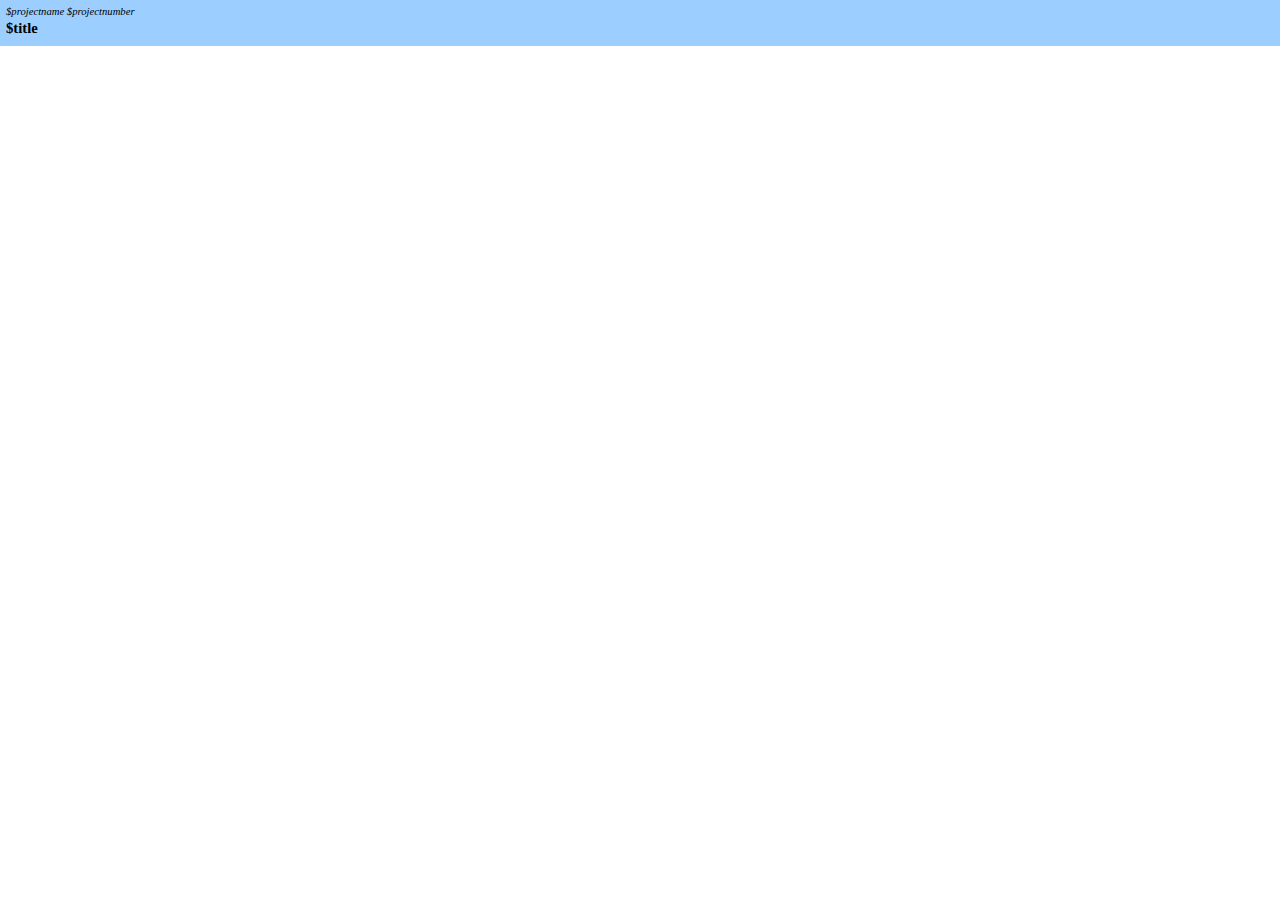
<file: external/ResizableLib/Docs/header.html>
<!DOCTYPE HTML PUBLIC "-//W3C//DTD HTML 4.0 Transitional//EN">
<html><head><meta http-equiv="Content-Type" content="text/html;charset=iso-8859-1">
<title>$title</title>
<link href="stylesheet.css" rel="stylesheet" type="text/css">
</head><body>
<div width="100%" class="banner">$projectname $projectnumber<h1>$title</h1></div>
<div class="body">
</file>
<file: external/ResizableLib/Docs/stylesheet.css>
H1
{
	margin: 3px 0px 3px 0px;
	font: bold 11pt Verdana;
	text-align: left;
}
H2
{
	margin: 6px 0px 6px 0px;
	font: 8pt Verdana;
	font-weight: bold;
	text-align: left;
}
H3
{
	margin-top: 0px;
	margin-bottom: 12px;
	font: bold 9pt Verdana;
	text-align: left;
}
CODE
{
	display: block;
	padding: 6px 6px 6px 6px;
	border: gray 1px solid;
	background-color: #eeeeff;
	color: #000063;
}
CAPTION
{
	font-weight: bold;
}
TABLE
{
	margin: 6px 0px 0px 0px;
	font-size: 8pt;
}
TABLE TABLE
{
	margin: 0px 0px 0px 0px;
}
A:link
{
	color: #0000FF;
	text-decoration: underline;
}
A:visited
{
	color: #0000FF;
	text-decoration: underline;
}
A:hover
{
	color: #3165FF;
	text-decoration: underline;
}
DIV.banner
{
	padding: 6px;
	padding-bottom: 0px;
	margin-bottom: 4px;
	height: 40px;
	background-color: #9ccfff;
	text-align: left;
	font-style: italic;
	font-size: 8pt;
}
DIV.body
{
	width: 100%;
	padding: 0px 6px;
}
DIV.qindex
{
	border-top: #9c9a9c 1px solid;
	font-weight: bold;
	font-size: 8pt;
	padding-bottom: 6px;
	width: 100%;
	padding-top: 5px;
	border-bottom: #9c9a9c 1px solid;
	background-color: white;
	text-align: center;
	margin-bottom: 6px;
}
A.el
{
	color: #0000FF;
	font-weight: bold;
	font-style: normal;
	font-variant: normal;
	text-decoration: underline;
}
A.qindexHL
{
	background-color: #cdcdcd;
}
A.elRef
{
	font-weight: bold;
}
A.code
{
	font-weight: bold;
	color: #0000FF;
	text-decoration: none;
}
A.codeRef
{
	font-weight: normal;
	color: #4444ee;
}
DL.el
{
	margin-left: -1cm;
}
DIV.fragment
{
	border: gray 1px solid;
	background-color: #eeeeff;
	padding: 6px 6px 6px 6px;
	margin: 6px 0px 6px 0px;
	font-size: 8pt;
	width: 100%;
	font-family: ProFontWindows, 'Lucida Console', Courier, 'Courier New';
}
PRE
{
	margin: 0px 0px 0px 0px;
}
DIV.ah
{
	margin-top: 3px;
	font-weight: bold;
	margin-bottom: 3px;
	color: #ffffff;
	background-color: black;
}
TD.md
{
	font-weight: bold;
	background-color: #eeeeff;
	border: gray 1px solid;
	padding: 6px 6px 6px 6px;
}
TD.md TD.md
{
	border: none;
	padding: 0px 0px 0px 0px;
}
TD CODE
{
	display: inline;
	border: none;
	padding: 0px;
	background-color: transparent;
	color: #602020;
}
TD.mdname1
{
	font-weight: bold;
	color: #602020;
}
TD.mdname
{
	font-weight: bold;
	color: #602020;
}
DIV.groupHeader
{
	margin-top: 12px;
	font-weight: bold;
	margin-bottom: 6px;
	margin-left: 16px;
}
DIV.groupText 
{ 
	margin-left: 16px; font-style: italic;
}
BODY 
{
	margin: 0px;
	background: white;
	font: 8pt Verdana;
}
TD.indexkey
{
   background-color: #eeeeff; 
   font-weight: bold; 
   padding-right  : 10px; 
   padding-top    : 2px; 
   padding-left   : 10px; 
   padding-bottom : 2px; 
   margin-left    : 0px; 
   margin-right   : 0px; 
   margin-top     : 2px; 
   margin-bottom  : 2px  
}
TD.indexvalue
{
   background-color: #eeeeff; 
   font-style: italic; 
   padding-right  : 10px; 
   padding-top    : 2px; 
   padding-left   : 10px; 
   padding-bottom : 2px; 
   margin-left    : 0px; 
   margin-right   : 0px; 
   margin-top     : 2px; 
   margin-bottom  : 2px  
}
span.keyword
{
	color: #008000;
}
span.keywordtype
{
	color: #604020;
}
span.keywordflow
{
	color: #e08000;
}
span.comment
{
	color: #800000;
}
span.preprocessor
{
	color: #806020;
}
span.stringliteral
{
	color: #002080;
}
span.charliteral
{
	color: #008080;
}
TD.mdescLeft
{
	border-right: #e0e0e0 1px;
	border-top: #e0e0e0 1px;
	padding-left: 8px;
	margin: 0px;
	border-left: #e0e0e0 1px;
	border-bottom: #e0e0e0 1px;
	font-family: Verdana;
}
TD.mdescRight
{
	border-right: #e0e0e0 1px;
	padding-right: 8px;
	border-top: #e0e0e0 1px;
	padding-left: 4px;
	padding-bottom: 0px;
	margin: 0px;
	border-left: #e0e0e0 1px;
	border-bottom: #e0e0e0 1px;
	font-family: Verdana;
}
TD.memItemLeft
{
	border-right: #e0e0e0 1px;
	padding-right: 0px;
	border-top: #e0e0e0 1px solid;
	padding-left: 8px;
	font-size: 8pt;
	font-weight: bold;
	padding-bottom: 0px;
	margin: 4px;
	padding-top: 1px;
	border-bottom: #e0e0e0 1px;
	font-family: Verdana;
}
TD.memItemRight
{
	border-right: #e0e0e0 1px;
	padding-right: 0px;
	border-top: #e0e0e0 1px solid;
	padding-left: 8px;
	font-size: 8pt;
	font-weight: bold;
	padding-bottom: 0px;
	margin: 4px;
	padding-top: 1px;
	border-bottom: #e0e0e0 1px;
	font-family: Verdana;
}
</file>
